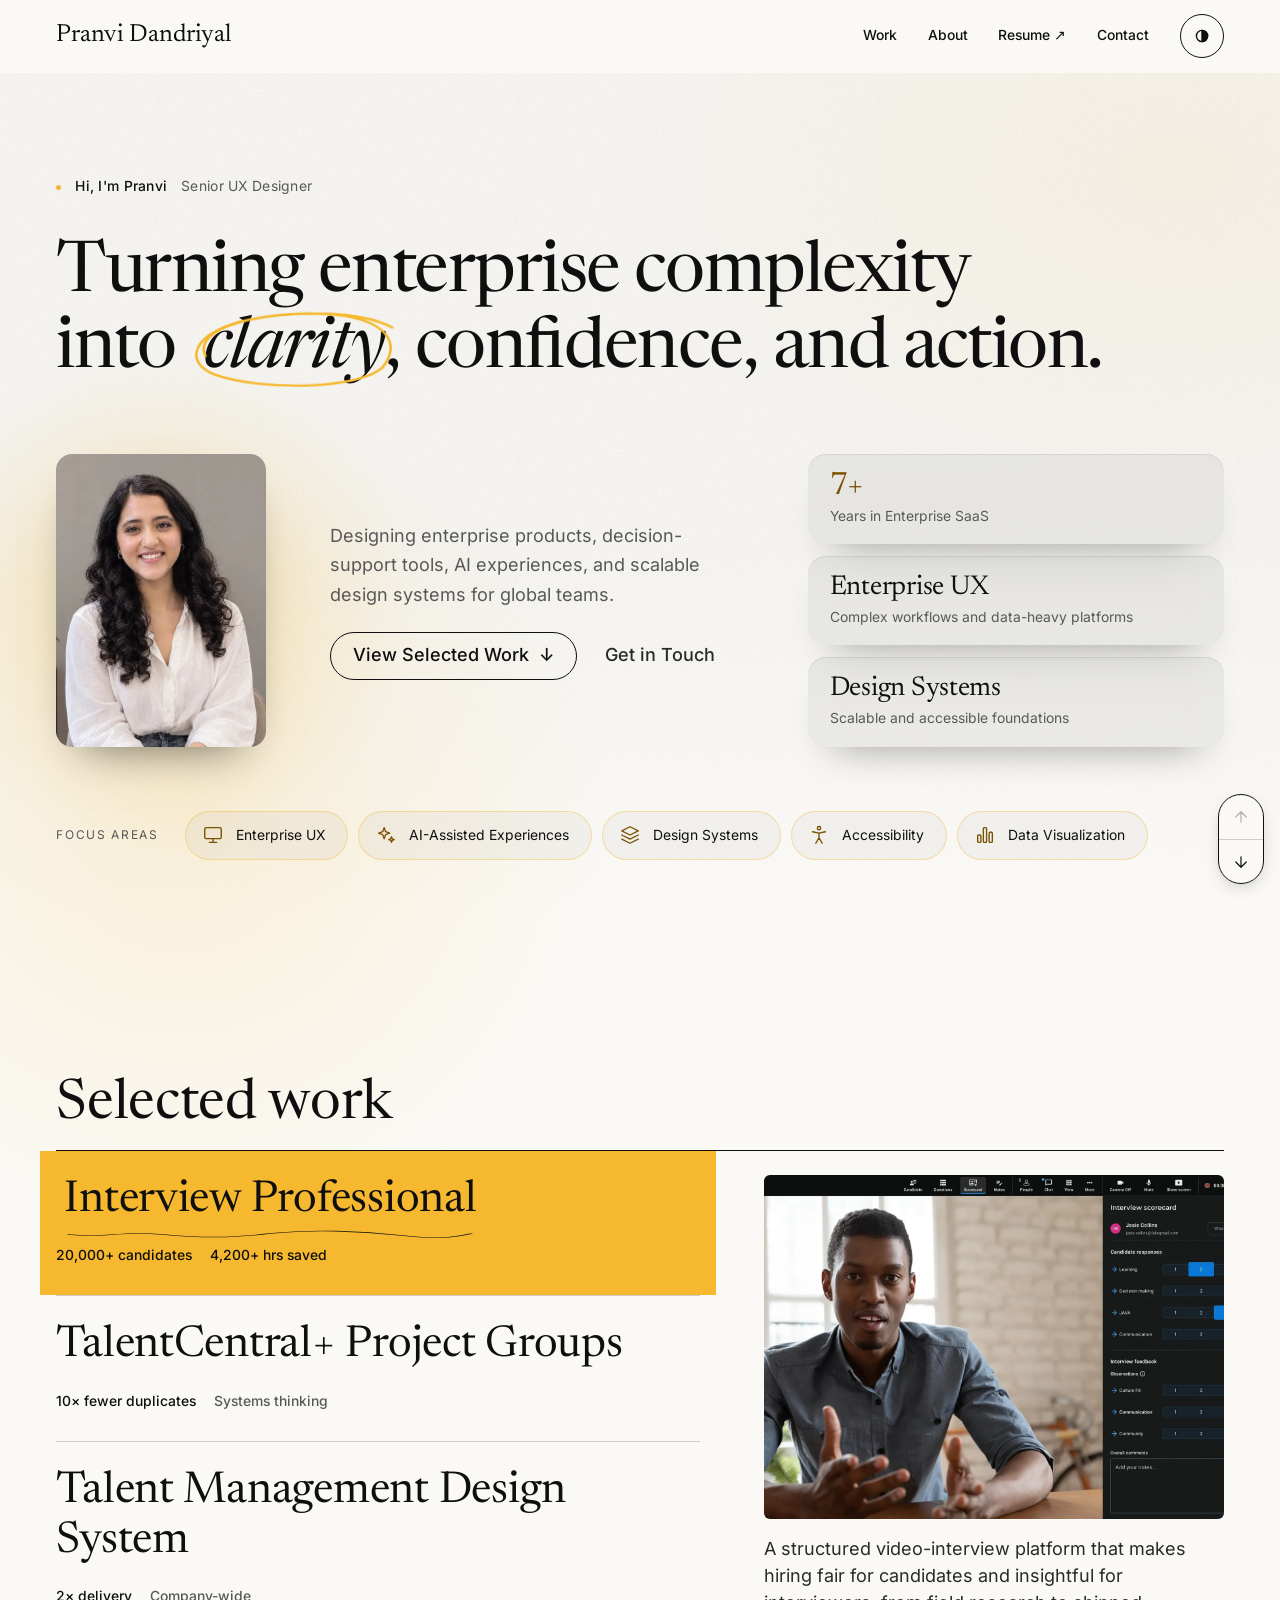
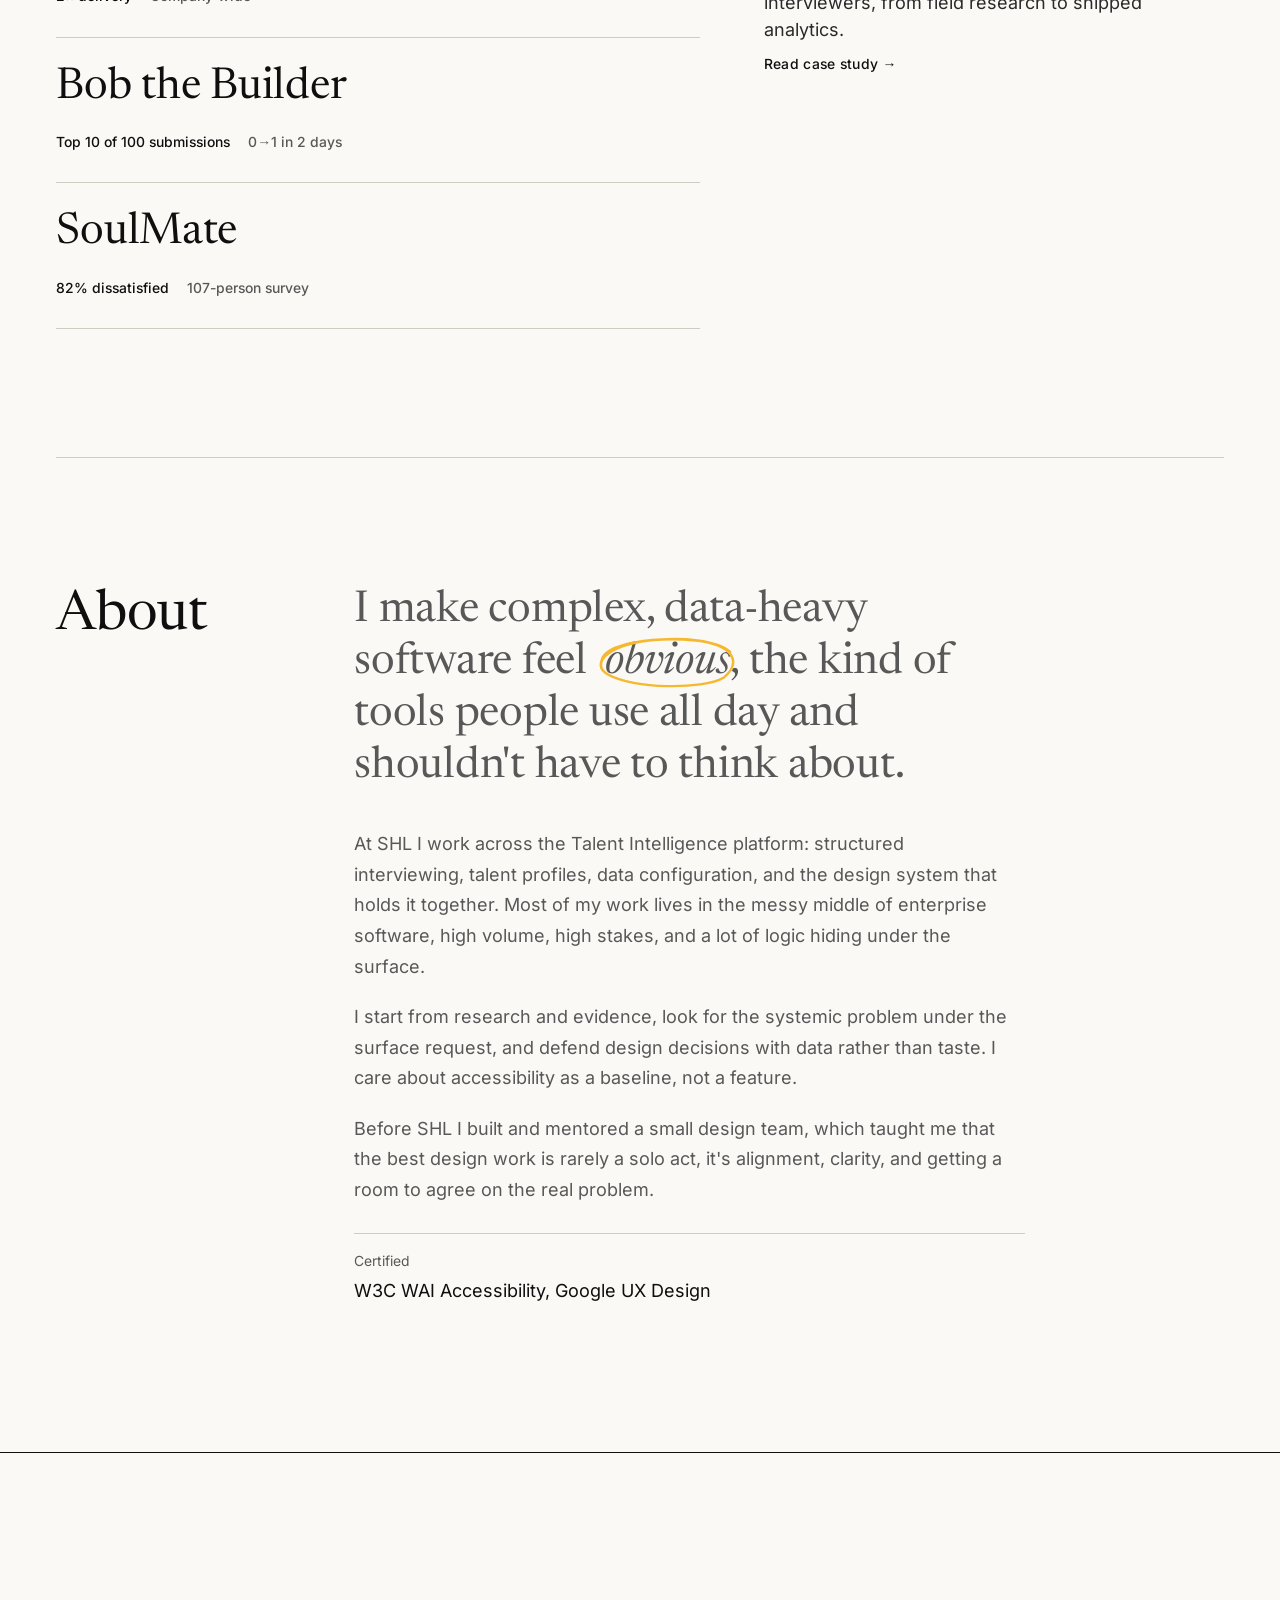
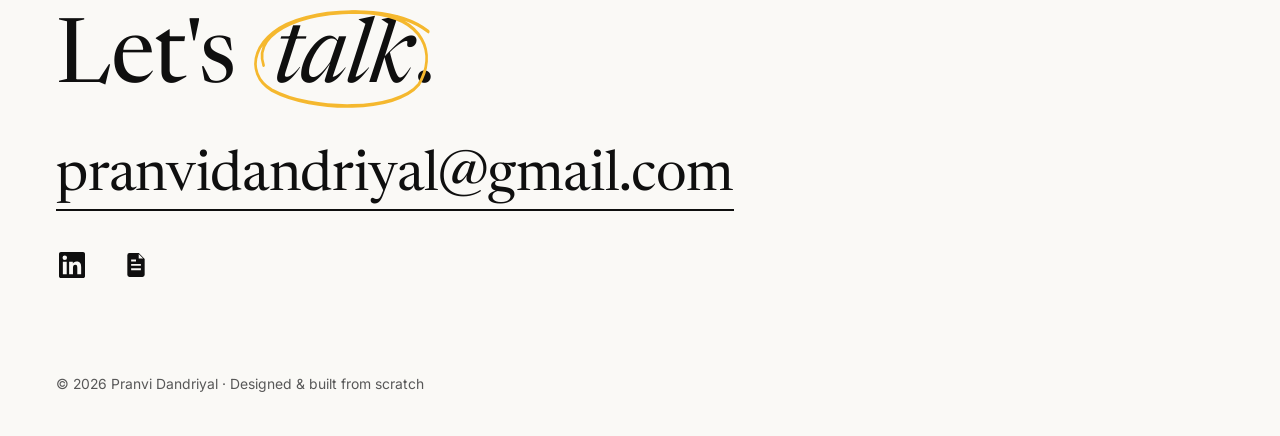
<file: index.html>
<!DOCTYPE html>
<html lang="en">
<head>
<meta charset="UTF-8">
<meta name="viewport" content="width=device-width, initial-scale=1">
<title>Pranvi Dandriyal | Senior UX Designer</title>
<meta name="description" content="Senior UX designer with 7 years in B2B SaaS. I design enterprise software that turns complex data into decisions people trust: dense dashboards, design systems, and AI-assisted tools.">
<link rel="icon" href="data:image/svg+xml,%3Csvg xmlns=%27http://www.w3.org/2000/svg%27 viewBox=%270 0 32 32%27%3E%3Crect width=%2732%27 height=%2732%27 rx=%277%27 fill=%27%230F0F0F%27/%3E%3Ccircle cx=%2716%27 cy=%2716%27 r=%276.5%27 fill=%27%23F5B82E%27/%3E%3C/svg%3E">
<meta name="theme-color" content="#FAF9F6">
<meta property="og:type" content="website">
<meta property="og:title" content="Pranvi Dandriyal | Senior UX Designer">
<meta property="og:description" content="Senior UX designer with 7 years in B2B SaaS. I design enterprise software that turns complex data into decisions people trust: dense dashboards, design systems, and AI-assisted tools.">
<meta property="og:url" content="https://pranvid.github.io/PranviDandriyal/">
<meta property="og:image" content="https://pranvid.github.io/PranviDandriyal/images/og-card.png?v=3">
<meta property="og:image:type" content="image/png">
<meta property="og:image:width" content="1200">
<meta property="og:image:height" content="630">
<meta property="og:image:alt" content="Pranvi Dandriyal, Senior UX Designer: I design enterprise software that turns complex data into decisions people trust.">
<meta name="twitter:image" content="https://pranvid.github.io/PranviDandriyal/images/og-card.png?v=3">
<meta name="twitter:card" content="summary_large_image">
<link rel="preload" href="fonts/newsreader.woff2" as="font" type="font/woff2" crossorigin>
<link rel="preload" href="fonts/newsreader-italic.woff2" as="font" type="font/woff2" crossorigin>
<link rel="preload" href="fonts/inter.woff2" as="font" type="font/woff2" crossorigin>
<script>try{var t=localStorage.getItem('theme');if(t)document.documentElement.setAttribute('data-theme',t)}catch(e){}document.documentElement.classList.add('js')</script>
<link rel="stylesheet" href="styles.css?v=43">
</head>
<body>
<a class="skip" href="#main">Skip to content</a>

<header class="site-head">
  <div class="wrap site-head__in">
    <a class="brand" href="./">Pranvi Dandriyal</a>
    <nav class="nav" aria-label="Primary">
      <a href="./#work" data-nav-hide>Work</a>
      <a href="./#about" data-nav-hide>About</a>
      <a href="pranvidandriyal-resume.pdf">Resume ↗</a>
      <a href="./#contact">Contact</a>
      <button class="tbtn" id="tog" type="button" aria-label="Toggle light and dark theme" aria-pressed="false"><svg viewBox="0 0 16 16" fill="none" stroke="currentColor" stroke-width="1.4" aria-hidden="true"><circle cx="8" cy="8" r="5.6"/><path d="M8 2.4a5.6 5.6 0 0 1 0 11.2z" fill="currentColor"/></svg></button>
    </nav>
  </div>
</header>

<main id="main">

  <!-- HERO -->
  <section class="hv" id="top"><div class="wrap">
    <p class="hv-intro"><i aria-hidden="true"></i><b>Hi, I'm Pranvi</b><span>Senior UX Designer</span></p>
    <h1>Turning enterprise complexity into <span class="hl">clarity</span>, confidence, and action<span class="per">.</span></h1>
    <div class="hv-lower">
      <div class="hv-pt"><div class="win"><img src="images/pranvi-photo.webp" alt="Portrait of Pranvi Dandriyal" width="720" height="955" fetchpriority="high"></div></div>
      <div class="hv-copy">
        <p>Designing enterprise products, decision-support tools, AI experiences, and scalable design systems for global teams.</p>
        <div class="hero__cta"><a class="btn" href="#work">View Selected Work <span aria-hidden="true">↓</span></a><a class="ul" href="#contact">Get in Touch</a></div>
      </div>
      <div class="hv-mets">
        <div class="glass first"><b>7+</b><span>Years in Enterprise SaaS</span></div>
        <div class="glass"><b>Enterprise UX</b><span>Complex workflows and data-heavy platforms</span></div>
        <div class="glass"><b>Design Systems</b><span>Scalable and accessible foundations</span></div>
      </div>
    </div>
    <div class="hv-focus"><p>Focus areas</p><ul class="hv-pills"><li><svg viewBox="0 0 24 24" aria-hidden="true"><rect x="3" y="4" width="18" height="12" rx="1.5"/><path d="M8 20h8M12 16v4"/></svg>Enterprise UX</li><li><svg viewBox="0 0 24 24" aria-hidden="true"><path d="M10 4l1.6 4.4L16 10l-4.4 1.6L10 16l-1.6-4.4L4 10l4.4-1.6zM18 14l.8 2.2L21 17l-2.2.8L18 20l-.8-2.2L15 17l2.2-.8z"/></svg>AI-Assisted Experiences</li><li><svg viewBox="0 0 24 24" aria-hidden="true"><path d="M12 3l9 4.5-9 4.5-9-4.5zM3 12l9 4.5 9-4.5M3 16.5L12 21l9-4.5"/></svg>Design Systems</li><li><svg viewBox="0 0 24 24" aria-hidden="true"><circle cx="12" cy="4.5" r="1.8"/><path d="M5 8.5l7 1.5 7-1.5M12 10v5M12 15l-3.5 6M12 15l3.5 6"/></svg>Accessibility</li><li><svg viewBox="0 0 24 24" aria-hidden="true"><rect x="4" y="12" width="3.5" height="8" rx="1"/><rect x="10.2" y="4" width="3.5" height="16" rx="1"/><rect x="16.5" y="9" width="3.5" height="11" rx="1"/></svg>Data Visualization</li></ul></div>
  </div></section>

  <!-- SELECTED WORK -->
  <section class="work-wrap" id="work">
    <div class="wrap">
      <div class="sec-head" data-reveal>
        <h2>Selected work</h2>
      </div>
      <div class="split-work">
        <ul class="idx">
        <li class="row on">
          <a href="interview-professional.html" aria-label="Read the Interview Professional case study"></a>
          <img class="th" src="images/thumb-interview-professional.webp" alt="" width="240" height="240" loading="lazy">
          <span class="t"><span class="tt">Interview Professional</span></span>
          <p class="sr-only d">A structured video-interview platform that makes hiring fair for candidates and insightful for interviewers, from field research to shipped analytics.</p>
          <span class="m"><span class="mm">20,000+ candidates</span><span>4,200+ hrs saved</span></span>
        </li>
        <li class="row">
          <a href="talentcentral-project-groups.html" aria-label="Read the TalentCentral+ Project Groups case study"></a>
          <img class="th" src="images/thumb-talentcentral-project-groups.webp" alt="" width="240" height="240" loading="lazy">
          <span class="t"><span class="tt">TalentCentral+ Project Groups</span></span>
          <p class="sr-only d">Recruiters kept creating duplicate projects for near-identical hiring drives. I reframed the problem from "more projects" to "reuse" and rebuilt the core workflow around it.</p>
          <span class="m"><span class="mm">10× fewer duplicates</span><span>Systems thinking</span></span>
        </li>
        <li class="row">
          <a href="talent-intelligence-design-system.html" aria-label="Read the Talent Management Design System case study"></a>
          <img class="th" src="images/thumb-talent-intelligence-design-system.webp" alt="" width="240" height="240" loading="lazy">
          <span class="t"><span class="tt">Talent Management Design System</span></span>
          <p class="sr-only d">Five legacy products, each with its own UI, stitched into one hiring workflow. I owned the design system that replaced them: 55 components, built by seven squads, documented to one standard.</p>
          <span class="m"><span class="mm">2× delivery</span><span>Company-wide</span></span>
        </li>
        <li class="row">
          <a href="bob-the-builder.html" aria-label="Read the Bob the Builder case study"></a>
          <img class="th" src="images/thumb-bob-the-builder.webp" alt="" width="240" height="240" loading="lazy">
          <span class="t"><span class="tt">Bob the Builder</span></span>
          <p class="sr-only d">A two-day AI hackathon at SHL. We turned a 4–7 week manual branding process into a conversation with an AI implementation consultant, with live preview and one-click publish.</p>
          <span class="m"><span class="mm">Top 10 of 100 submissions</span><span>0→1 in 2 days</span></span>
        </li>
        <li class="row">
          <a href="soulmate.html" aria-label="Read the SoulMate case study"></a>
          <img class="th" src="images/thumb-soulmate.webp" alt="" width="240" height="240" loading="lazy">
          <span class="t"><span class="tt">SoulMate</span></span>
          <p class="sr-only d">Why don't people who want relationships find them on dating apps? I found the answer wasn't more matches but less choice, and designed a concept that matches people on personality, with an AI proof of concept.</p>
          <span class="m"><span class="mm">82% dissatisfied</span><span>107-person survey</span></span>
        </li>
        </ul>
        <aside class="prev" aria-hidden="true">
          <figure><img class="on" src="images/preview-interview-professional.webp" alt="Interview Professional live interview interface" width="1400" height="1050"><img src="images/preview-talentcentral-project-groups.webp" alt="TalentCentral+ Project Groups workflow" width="1400" height="1050" loading="lazy"><img src="images/preview-talent-intelligence-design-system.webp" alt="Talent Management Design System component library" width="1400" height="1050" loading="lazy"><img src="images/preview-bob-the-builder.webp" alt="Bob the Builder landing screen" width="1400" height="1050" loading="lazy"><img src="images/preview-soulmate.webp" alt="SoulMate: of every 100 matches, about 10 become a chat and about 1 becomes a date" width="1400" height="1050" loading="lazy"></figure>
          <figcaption><p id="pd"></p><span class="more" aria-hidden="true">Read case study →</span></figcaption>
        </aside>
      </div>
    </div>
  </section>

  <!-- ABOUT -->
  <section class="wrap" id="about">
    <div class="about">
      <div class="a1" data-reveal><h2>About</h2></div>
      <div class="a2" data-reveal>
        <p class="about__lead">I make complex, data-heavy software feel <span class="hl">obvious</span>, the kind of tools people use all day and shouldn't have to think about.</p>
        <div class="about__body">
          <p>At SHL I work across the Talent Intelligence platform: structured interviewing, talent profiles, data configuration, and the design system that holds it together. Most of my work lives in the messy middle of enterprise software, high volume, high stakes, and a lot of logic hiding under the surface.</p>
          <p>I start from research and evidence, look for the systemic problem under the surface request, and defend design decisions with data rather than taste. I care about accessibility as a baseline, not a feature.</p>
          <p>Before SHL I built and mentored a small design team, which taught me that the best design work is rarely a solo act, it's alignment, clarity, and getting a room to agree on the real problem.</p>
        </div>
        <div class="about__facts"><dl><dt>Certified</dt><dd>W3C WAI Accessibility, Google UX Design</dd></dl></div>
      </div>
    </div>
  </section>

  <!-- CONTACT -->
  <section class="contact wrap" id="contact">
    <h2 data-reveal>Let's <span class="hl">talk</span>.</h2>
    <a class="contact__mail" href="mailto:pranvidandriyal@gmail.com">pranvidandriyal@gmail.com</a>
    <div class="contact__icons">
      <a href="https://in.linkedin.com/in/pranvidandriyal" target="_blank" rel="noopener" aria-label="LinkedIn" title="LinkedIn"><svg viewBox="0 0 24 24" aria-hidden="true"><path fill="currentColor" d="M20.45 20.45h-3.56v-5.57c0-1.33-.03-3.04-1.85-3.04-1.86 0-2.14 1.45-2.14 2.94v5.67H9.35V9h3.41v1.56h.05c.48-.9 1.64-1.85 3.37-1.85 3.6 0 4.27 2.37 4.27 5.46v6.28ZM5.34 7.43a2.06 2.06 0 1 1 0-4.13 2.06 2.06 0 0 1 0 4.13ZM7.12 20.45H3.56V9h3.56v11.45ZM22.22 0H1.77C.79 0 0 .77 0 1.73v20.54C0 23.23.79 24 1.77 24h20.45c.98 0 1.78-.77 1.78-1.73V1.73C24 .77 23.2 0 22.22 0Z"/></svg></a>
      <a href="pranvidandriyal-resume.pdf" aria-label="Résumé (PDF)" title="Résumé (PDF)"><svg viewBox="0 0 24 24" aria-hidden="true"><path fill="currentColor" fill-rule="evenodd" d="M6 1h8.6L20 6.4V21a2 2 0 0 1-2 2H6a2 2 0 0 1-2-2V3a2 2 0 0 1 2-2Zm8.5 .9V6h4.1ZM7.5 7h4.5v1.8H7.5Zm0 4h9v1.8h-9Zm0 4h9v1.8h-9Z"/></svg></a>
    </div>
  </section>

</main>

<footer>
  <div class="wrap foot-legal">
    <span>© 2026 Pranvi Dandriyal · Designed &amp; built from scratch</span>
  </div>
</footer>

<script src="site.js?v=18" defer></script>
</body>
</html>
</file>
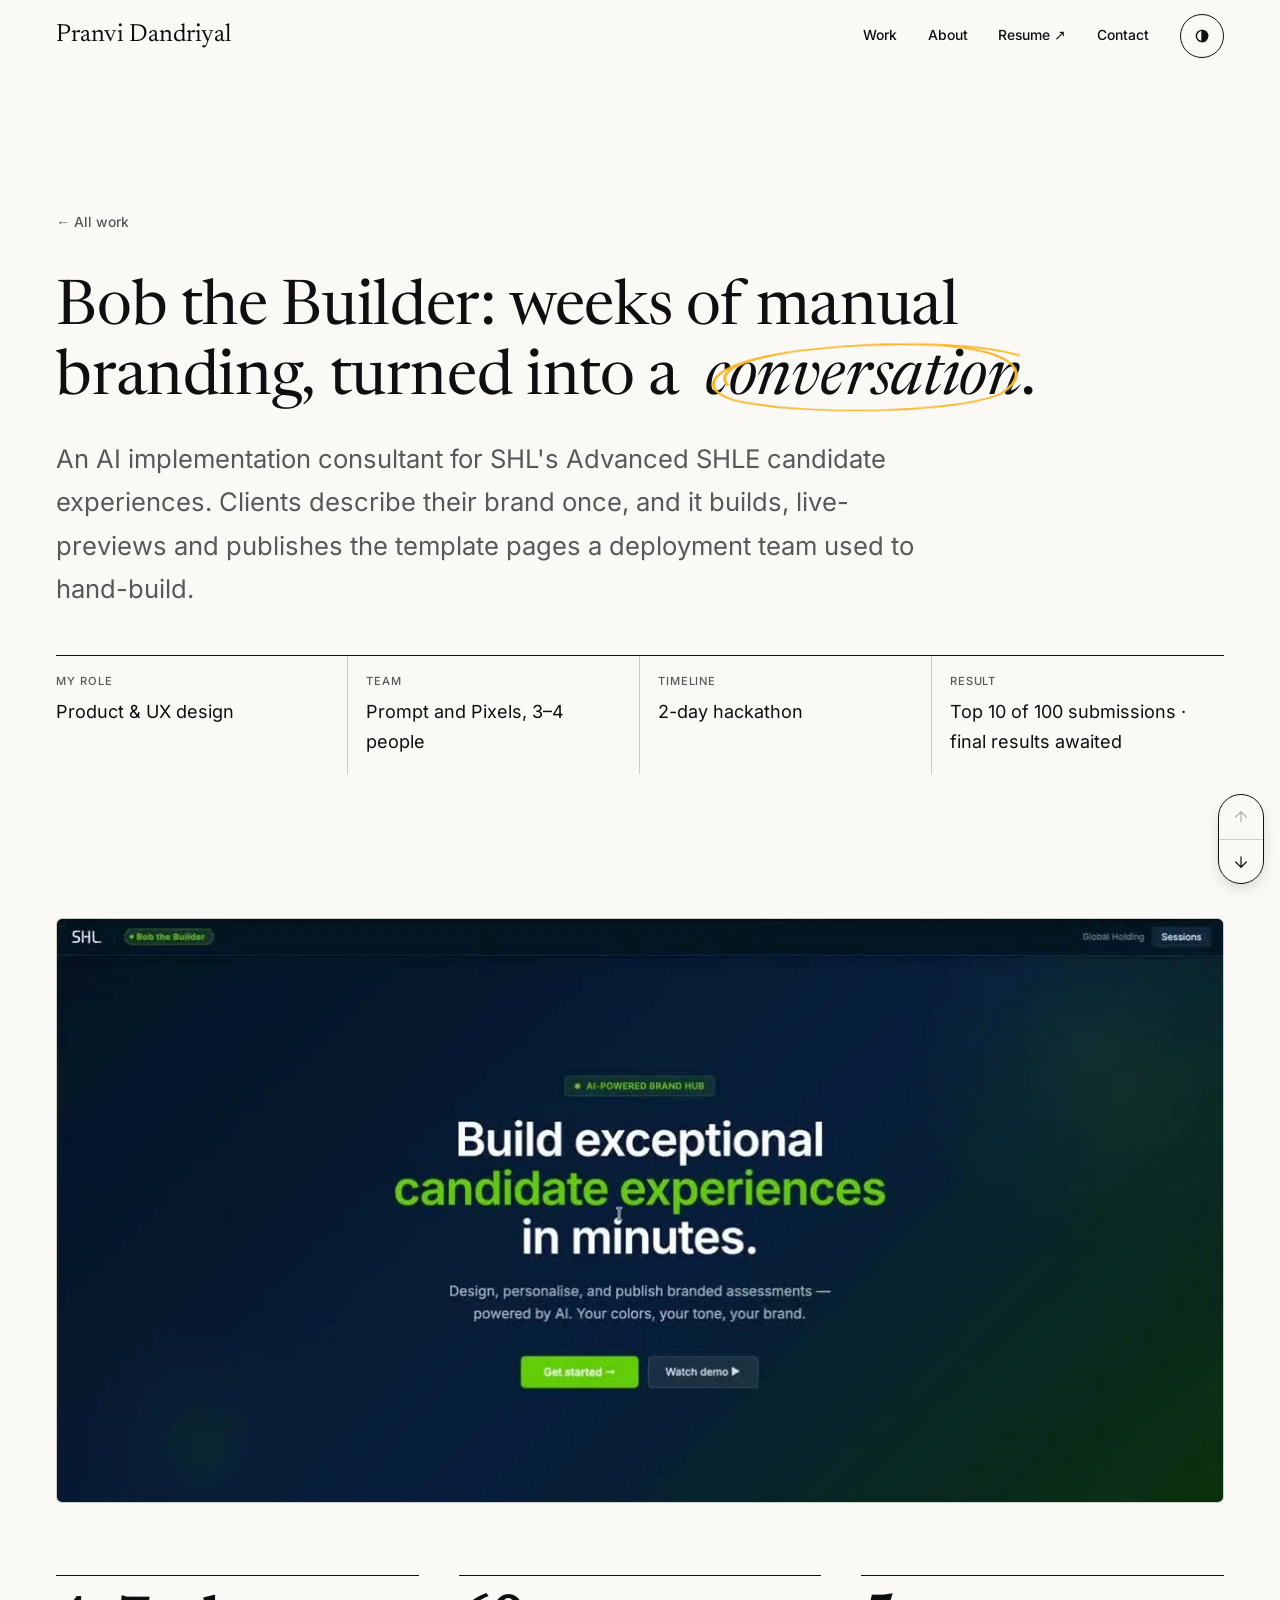
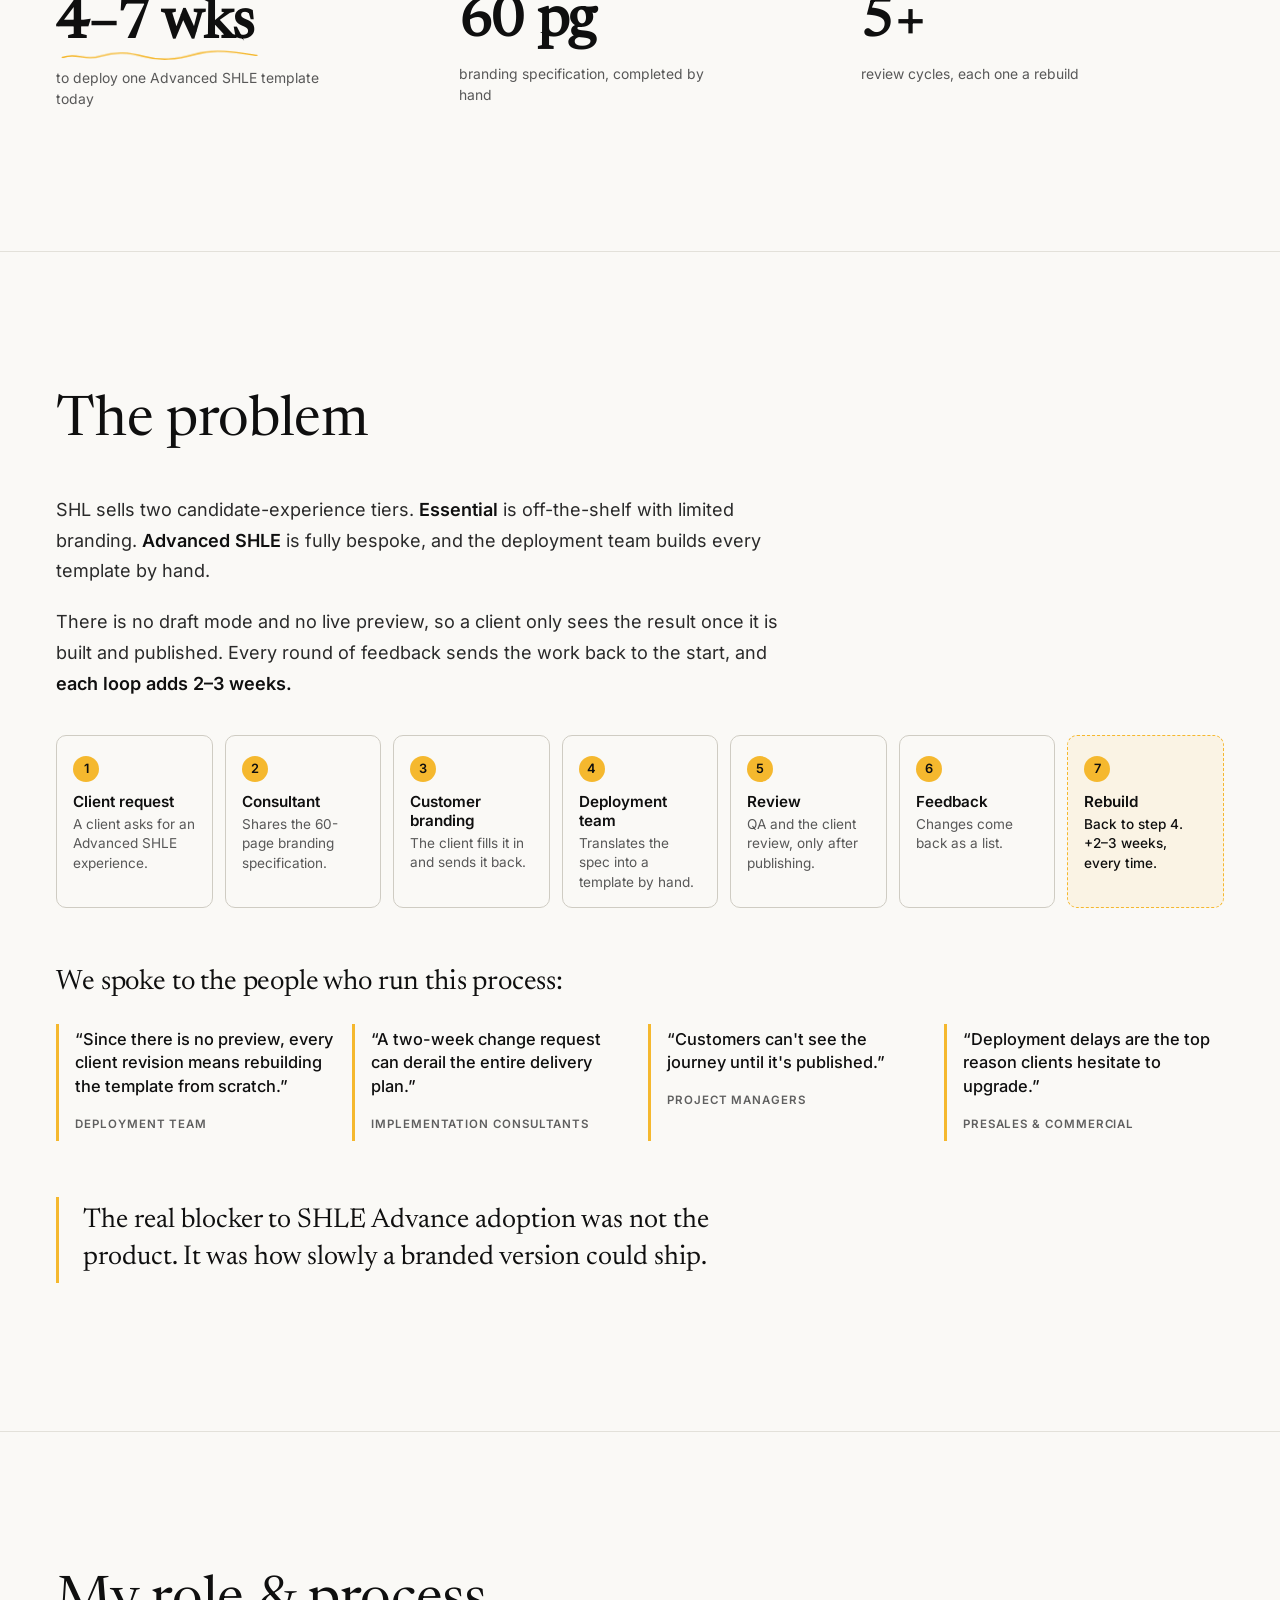
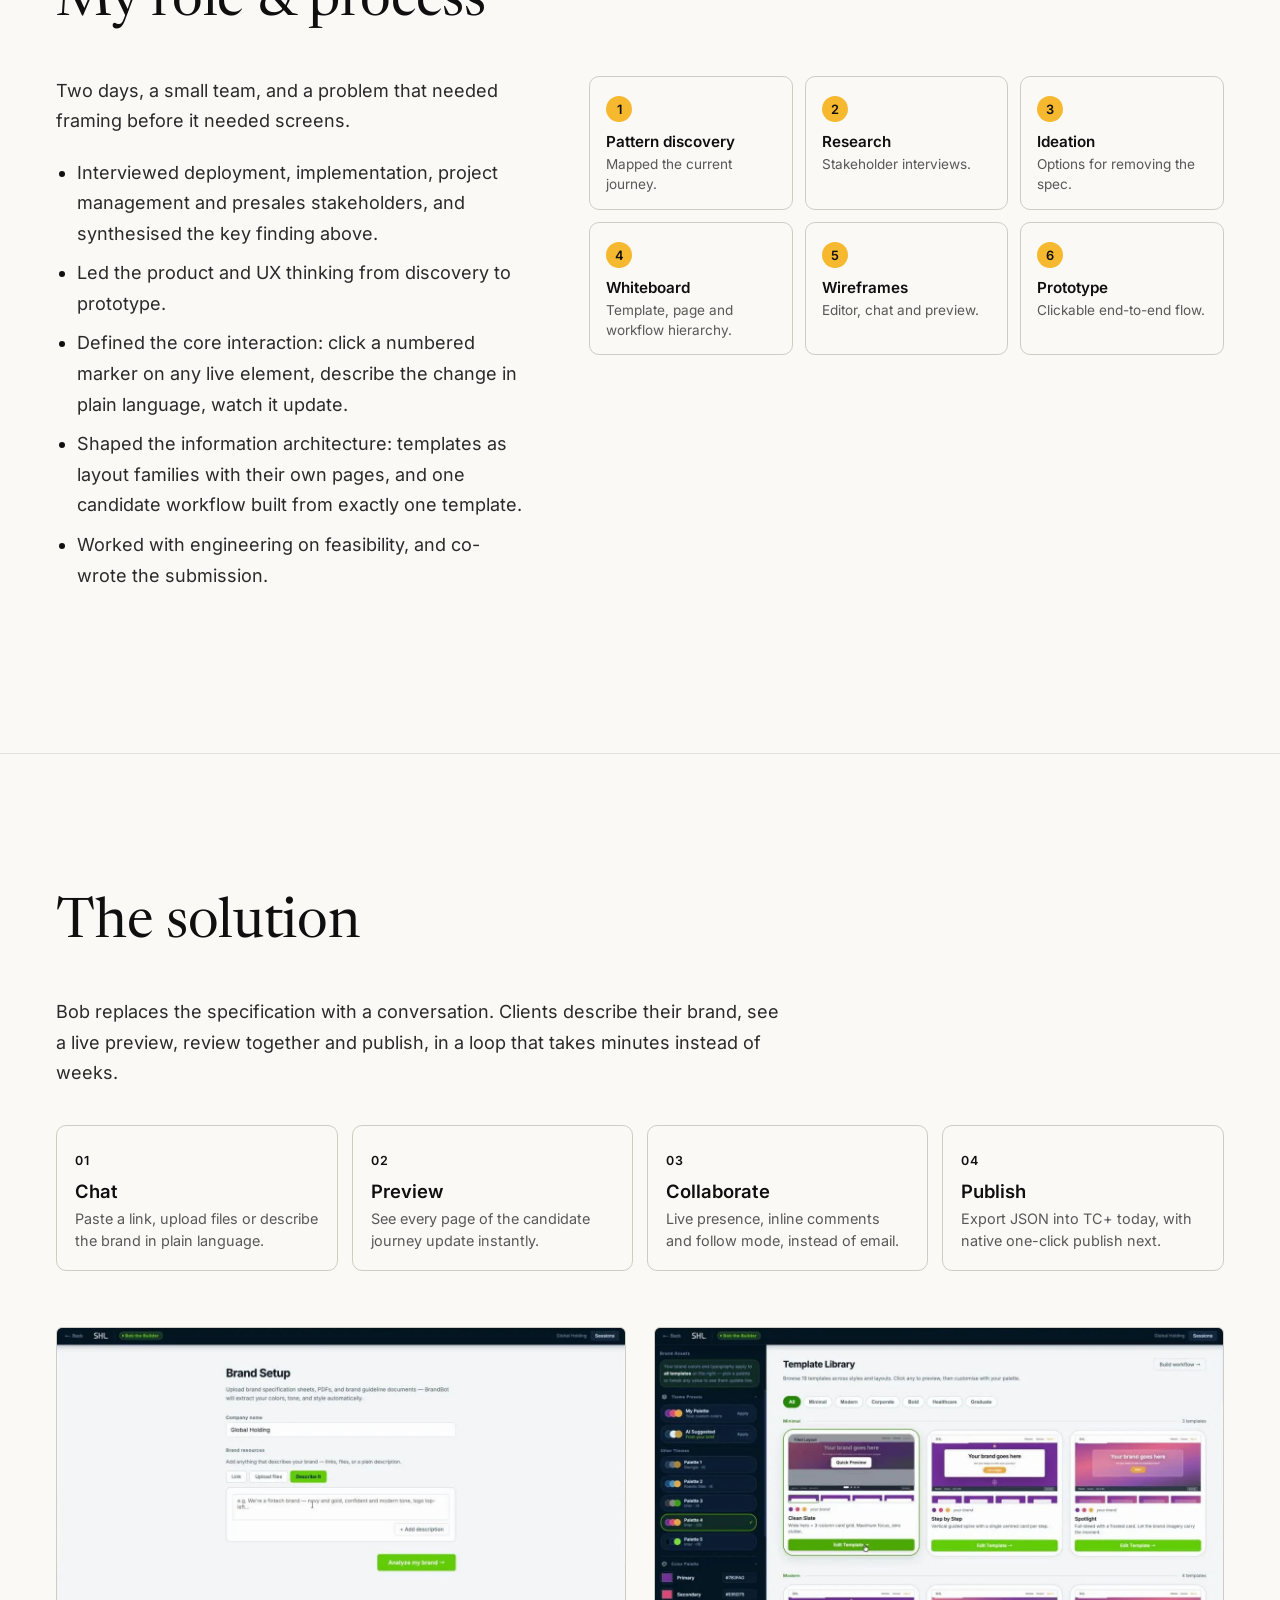
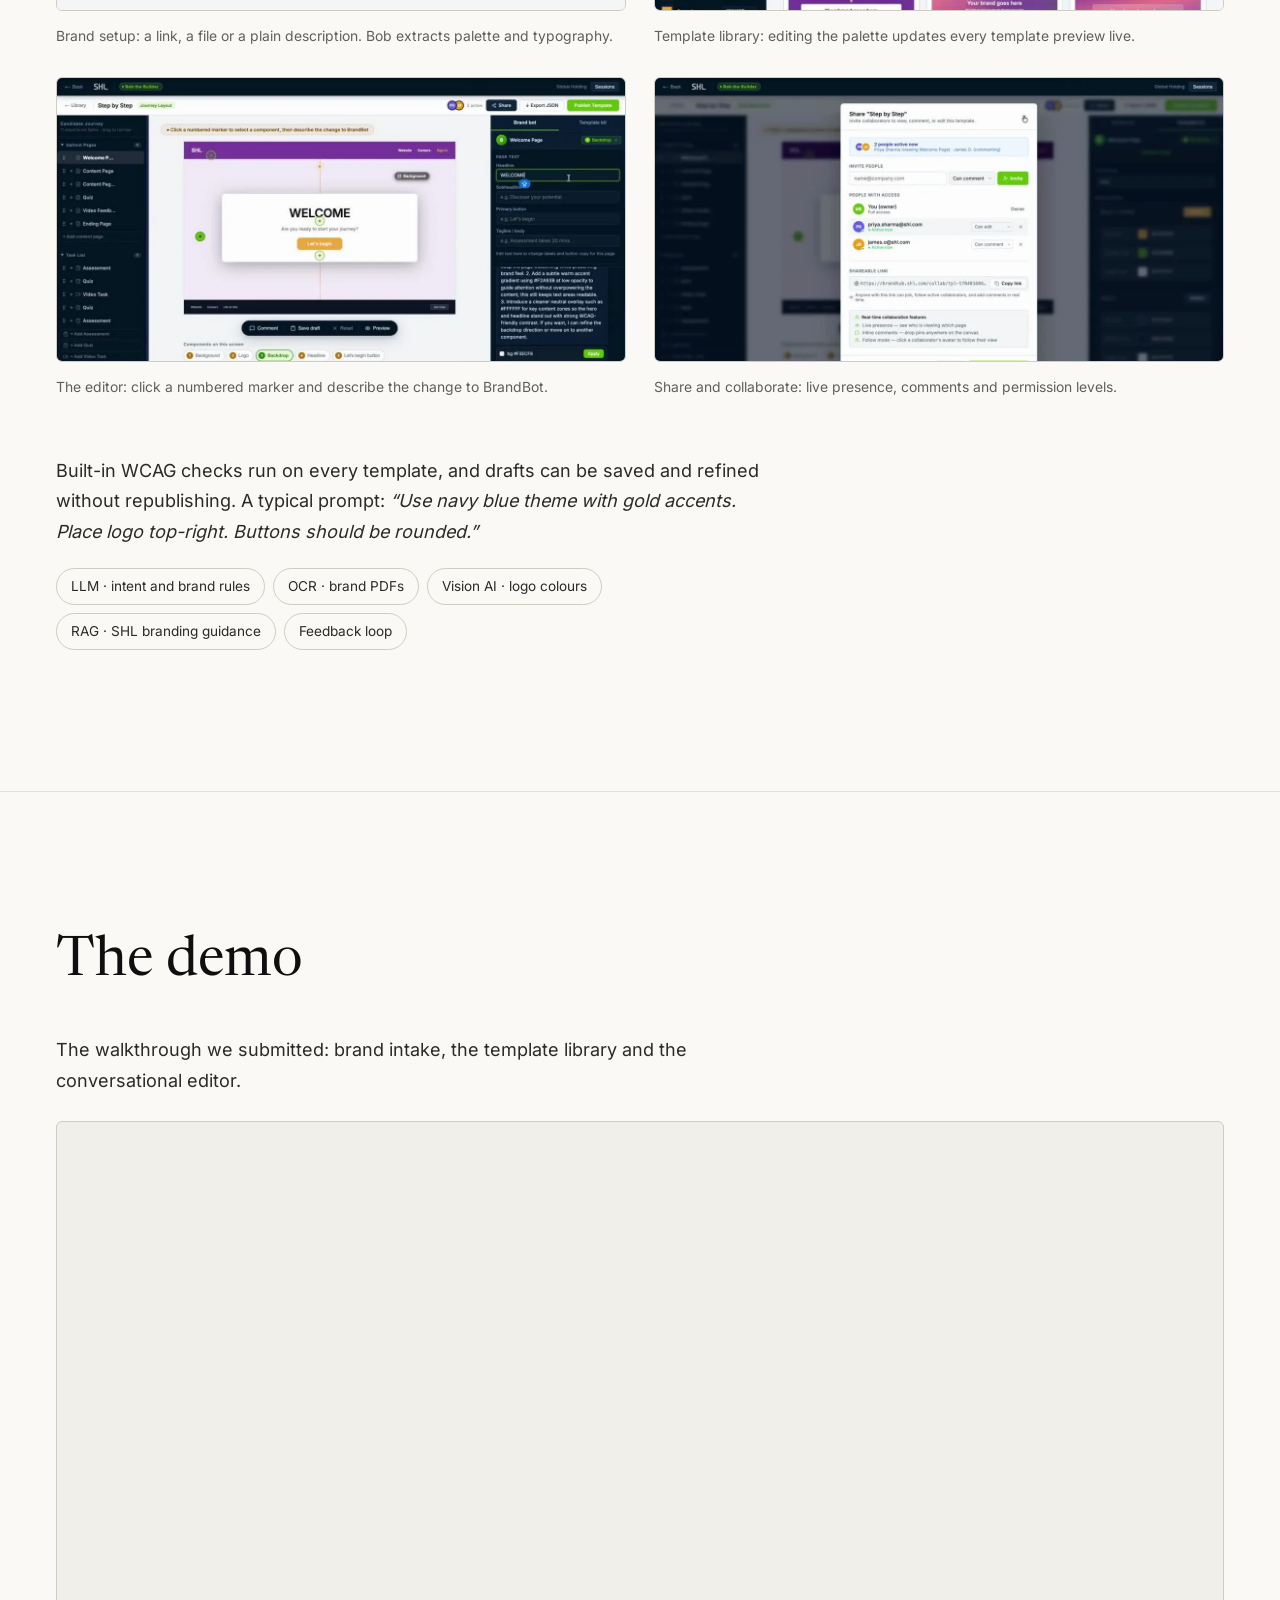
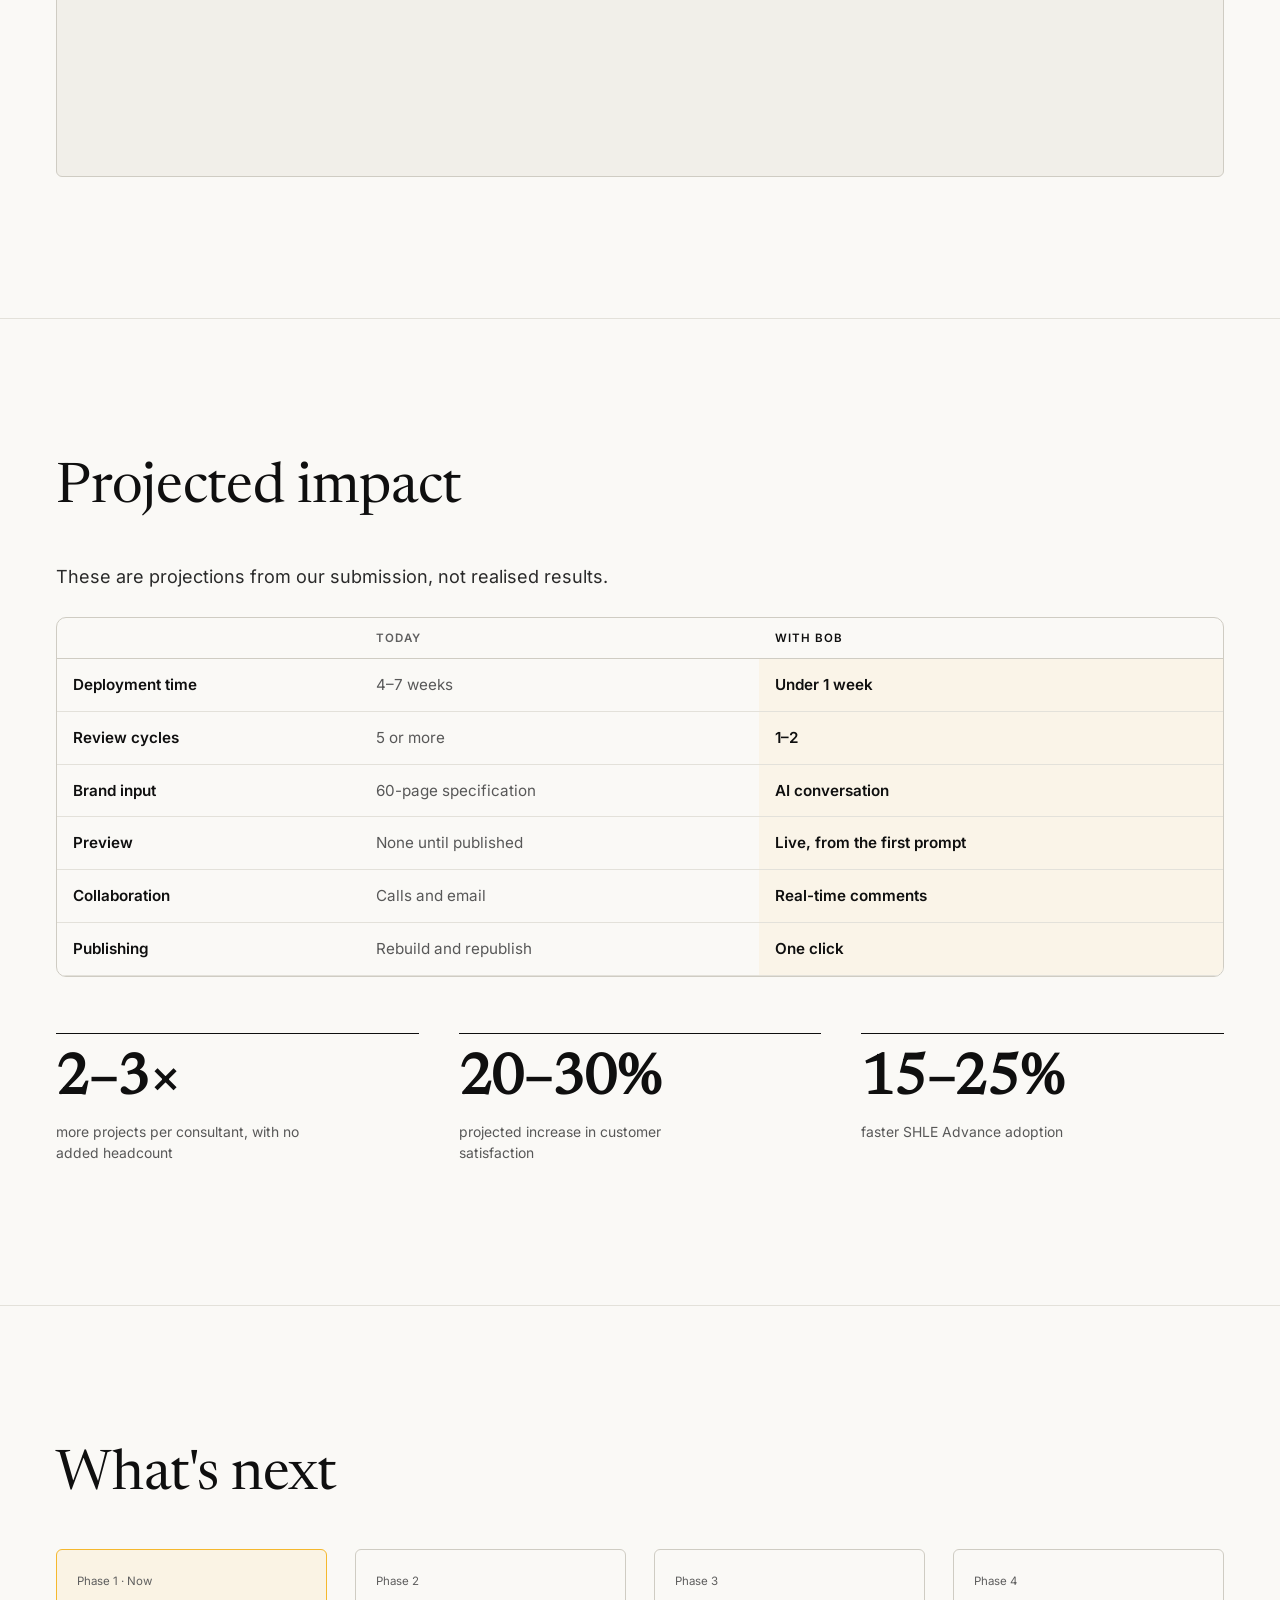
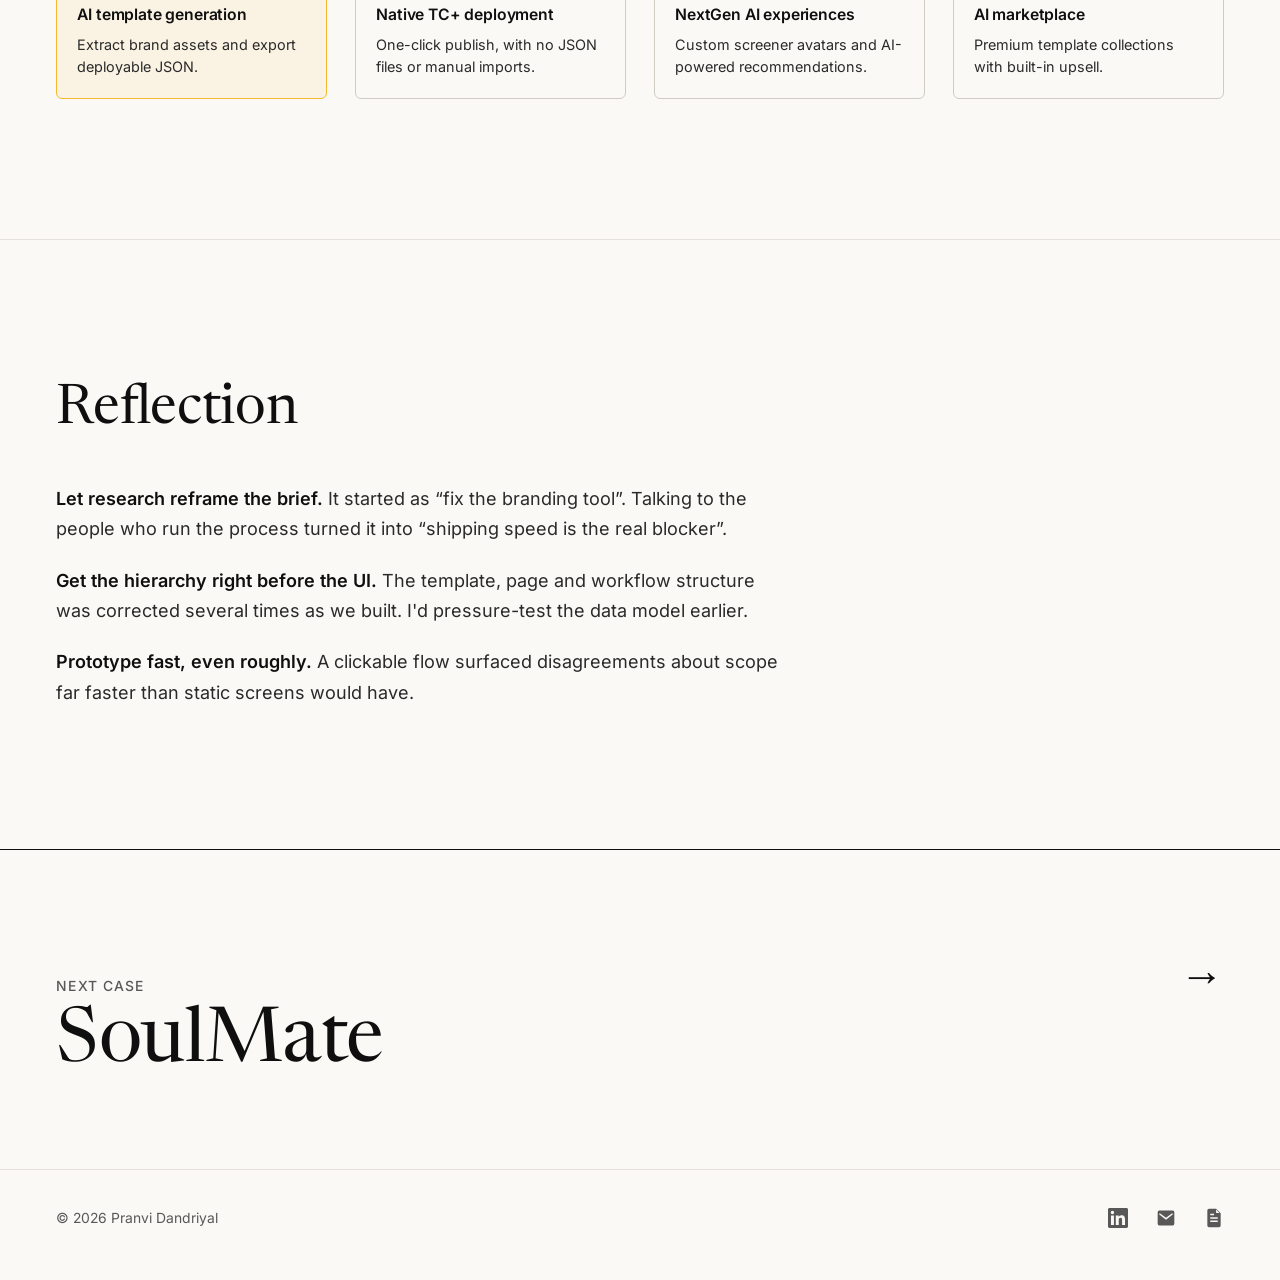
<file: bob-the-builder.html>
<!DOCTYPE html>
<html lang="en">
<head>
<meta charset="UTF-8">
<meta name="viewport" content="width=device-width, initial-scale=1">
<title>Bob the Builder | Pranvi Dandriyal</title>
<meta name="description" content="A two-day AI hackathon at SHL: an AI implementation consultant that turns 4–7 weeks of manual template branding into a conversation. Top 10 of 100 submissions, results awaited.">
<link rel="icon" href="data:image/svg+xml,%3Csvg xmlns=%27http://www.w3.org/2000/svg%27 viewBox=%270 0 32 32%27%3E%3Crect width=%2732%27 height=%2732%27 rx=%277%27 fill=%27%230F0F0F%27/%3E%3Ccircle cx=%2716%27 cy=%2716%27 r=%276.5%27 fill=%27%23F5B82E%27/%3E%3C/svg%3E">
<meta name="theme-color" content="#FAF9F6">
<meta property="og:type" content="article">
<meta property="og:title" content="Bob the Builder | Pranvi Dandriyal">
<meta property="og:description" content="A two-day AI hackathon at SHL: an AI implementation consultant that turns 4–7 weeks of manual template branding into a conversation. Top 10 of 100 submissions, results awaited.">
<meta property="og:url" content="https://pranvid.github.io/PranviDandriyal/bob-the-builder.html">
<meta property="og:image" content="https://pranvid.github.io/PranviDandriyal/images/bob-hero.webp">
<meta name="twitter:card" content="summary_large_image">
<link rel="preload" href="fonts/newsreader.woff2" as="font" type="font/woff2" crossorigin>
<link rel="preload" href="fonts/newsreader-italic.woff2" as="font" type="font/woff2" crossorigin>
<link rel="preload" href="fonts/inter.woff2" as="font" type="font/woff2" crossorigin>
<script>try{var t=localStorage.getItem('theme');if(t)document.documentElement.setAttribute('data-theme',t)}catch(e){}document.documentElement.classList.add('js')</script>
<link rel="stylesheet" href="styles.css?v=43">
<style>
.jr{display:grid;grid-template-columns:repeat(auto-fit,minmax(128px,1fr));gap:12px;counter-reset:j;margin:0;padding:0;list-style:none}
.jr li{min-width:0;counter-increment:j;position:relative;border:1px solid var(--line-2);border-radius:10px;background:var(--paper);padding:16px 16px 14px}
.jr li::before{content:counter(j);display:inline-grid;place-items:center;width:26px;height:26px;border-radius:50%;background:var(--pc);color:var(--pc-text);font:600 .8rem var(--f-display);margin-bottom:10px}
.jr b{display:block;font:600 .95rem var(--f-display);color:var(--ink);margin-bottom:4px}
.jr span{font-size:.85rem;color:var(--muted);line-height:1.45;display:block}
.jr li.loop{background:color-mix(in srgb,var(--pc) 9%,var(--paper));border-style:dashed;border-color:var(--pc)}
.jr li.loop span{color:var(--pc-ink);font-weight:500}
.jr--3{grid-template-columns:repeat(3,minmax(0,1fr))}@media(max-width:560px){.jr--3{grid-template-columns:repeat(2,minmax(0,1fr))}}
.qgrid{display:grid;grid-template-columns:repeat(auto-fit,minmax(min(100%,230px),1fr));gap:16px}
.q{border-left:3px solid var(--pc);padding:4px 0 4px 16px}
.q p{margin:0 0 8px;font:500 1.02rem/1.45 var(--f-display);color:var(--ink)}
.q small{font:600 .72rem var(--f-sans);letter-spacing:.08em;text-transform:uppercase;color:var(--faint)}
.cmp{width:100%;border-collapse:collapse;font-size:.95rem}
.cmp th,.cmp td{text-align:left;padding:13px 16px;border-bottom:1px solid var(--line)}
.cmp thead th{font:600 .72rem var(--f-sans);letter-spacing:.08em;text-transform:uppercase;color:var(--faint);border-bottom:1px solid var(--line-2)}
.cmp thead th:last-child{color:var(--pc-ink)}
.cmp tbody th{font-weight:600;color:var(--ink);width:26%}
.cmp td{color:var(--muted)}
.cmp td:last-child{color:var(--ink);font-weight:600;background:color-mix(in srgb,var(--pc) 7%,var(--paper))}
.cmpwrap{border:1px solid var(--line-2);border-radius:10px;overflow:hidden;box-shadow: none;background:var(--paper)}
.loopfig{display:grid;grid-template-columns:repeat(auto-fit,minmax(170px,1fr));gap:14px}
.loopfig div{border:1px solid var(--line-2);border-radius:10px;padding:18px;background:var(--paper)}
.loopfig i{font:600 .78rem var(--f-display);font-style:normal;color:var(--pc-ink);letter-spacing:.08em}
.loopfig h4{margin:6px 0 6px;font:600 1.15rem var(--f-display);color:var(--ink)}
.loopfig p{margin:0;font-size:.9rem;color:var(--muted);line-height:1.5}
.chips{display:flex;flex-wrap:wrap;gap:8px;margin-top:18px}
.chips span{border:1px solid var(--line-2);border-radius:99px;padding:6px 14px;font-size:.85rem;color:var(--body);background:var(--paper)}
.phase.now{background:color-mix(in srgb,var(--pc) 9%,var(--paper));border-color:var(--pc)}
</style>
</head>
<body data-case="bob">
<a class="skip" href="#context">Skip to case study</a>

<header class="site-head">
  <div class="wrap site-head__in">
    <a class="brand" href="./">Pranvi Dandriyal</a>
    <nav class="nav" aria-label="Primary">
      <a href="./#work" data-nav-hide>Work</a>
      <a href="./#about" data-nav-hide>About</a>
      <a href="pranvidandriyal-resume.pdf">Resume ↗</a>
      <a href="./#contact">Contact</a>
      <button class="tbtn" id="tog" type="button" aria-label="Toggle light and dark theme" aria-pressed="false"><svg viewBox="0 0 16 16" fill="none" stroke="currentColor" stroke-width="1.4" aria-hidden="true"><circle cx="8" cy="8" r="5.6"/><path d="M8 2.4a5.6 5.6 0 0 1 0 11.2z" fill="currentColor"/></svg></button>
    </nav>
  </div>
</header>

<main>
  <section class="case-head wrap">
    <a class="back" href="./#work">← All work</a>
    <h1>Bob the Builder: weeks of manual branding, turned into a <span class="hl">conversation</span>.</h1>
    <p class="case-head__sub">An AI implementation consultant for SHL's Advanced SHLE candidate experiences. Clients describe their brand once, and it builds, live-previews and publishes the template pages a deployment team used to hand-build.</p>
    <dl class="spec">
      <div><dt>My role</dt><dd>Product &amp; UX design</dd></div>
      <div><dt>Team</dt><dd>Prompt and Pixels, 3–4 people</dd></div>
      <div><dt>Timeline</dt><dd>2-day hackathon</dd></div>
      <div><dt>Result</dt><dd>Top 10 of 100 submissions · final results awaited</dd></div>
    </dl>
  </section>
  <div class="wrap case-hero-img"><div class="frame" style="aspect-ratio:auto"><img src="images/bob-hero.webp" alt="Bob the Builder landing screen" width="1172" height="586" fetchpriority="high" decoding="async"></div></div>
  <section class="section" style="padding-top:0"><div class="wrap"><div class="stats"><div class="stat"><div class="stat__num"><b class="mm">4–7 wks</b></div><p class="stat__label">to deploy one Advanced SHLE template today</p></div><div class="stat"><div class="stat__num"><b>60 pg</b></div><p class="stat__label">branding specification, completed by hand</p></div><div class="stat"><div class="stat__num"><b>5+</b></div><p class="stat__label">review cycles, each one a rebuild</p></div></div></div></section>
  <hr class="rule">
<section class="section"><div class="wrap"><div class="section-label"><h2>The problem</h2></div><div class="prose" style="max-width:66ch;margin-bottom:clamp(24px,4vw,36px)"><p>SHL sells two candidate-experience tiers. <strong>Essential</strong> is off-the-shelf with limited branding. <strong>Advanced SHLE</strong> is fully bespoke, and the deployment team builds every template by hand.</p><p>There is no draft mode and no live preview, so a client only sees the result once it is built and published. Every round of feedback sends the work back to the start, and <strong>each loop adds 2–3 weeks.</strong></p></div><ol class="jr" style="margin-bottom:clamp(32px,5vw,56px)"><li class=""><b>Client request</b><span>A client asks for an Advanced SHLE experience.</span></li><li class=""><b>Consultant</b><span>Shares the 60-page branding specification.</span></li><li class=""><b>Customer branding</b><span>The client fills it in and sends it back.</span></li><li class=""><b>Deployment team</b><span>Translates the spec into a template by hand.</span></li><li class=""><b>Review</b><span>QA and the client review, only after publishing.</span></li><li class=""><b>Feedback</b><span>Changes come back as a list.</span></li><li class="loop"><b>Rebuild</b><span>Back to step 4. +2–3 weeks, every time.</span></li></ol><p class="lead-in" style="max-width:none;margin-bottom:22px">We spoke to the people who run this process:</p><div class="qgrid" style="margin-bottom:clamp(32px,5vw,56px)"><div class="q"><p>“Since there is no preview, every client revision means rebuilding the template from scratch.”</p><small>Deployment team</small></div><div class="q"><p>“A two-week change request can derail the entire delivery plan.”</p><small>Implementation consultants</small></div><div class="q"><p>“Customers can't see the journey until it's published.”</p><small>Project managers</small></div><div class="q"><p>“Deployment delays are the top reason clients hesitate to upgrade.”</p><small>Presales &amp; commercial</small></div></div><div class="callout" style="max-width:66ch"><p>The real blocker to SHLE Advance adoption was not the product. It was how slowly a branded version could ship.</p></div></div></section>
<hr class="rule">
<section class="section"><div class="wrap"><div class="section-label"><h2>My role & process</h2></div><div class="split"><div class="prose"><p>Two days, a small team, and a problem that needed framing before it needed screens.</p><ul>
<li>Interviewed deployment, implementation, project management and presales stakeholders, and synthesised the key finding above.</li>
<li>Led the product and UX thinking from discovery to prototype.</li>
<li>Defined the core interaction: click a numbered marker on any live element, describe the change in plain language, watch it update.</li>
<li>Shaped the information architecture: templates as layout families with their own pages, and one candidate workflow built from exactly one template.</li>
<li>Worked with engineering on feasibility, and co-wrote the submission.</li></ul></div>
<div><ol class="jr jr--3"><li class=""><b>Pattern discovery</b><span>Mapped the current journey.</span></li><li class=""><b>Research</b><span>Stakeholder interviews.</span></li><li class=""><b>Ideation</b><span>Options for removing the spec.</span></li><li class=""><b>Whiteboard</b><span>Template, page and workflow hierarchy.</span></li><li class=""><b>Wireframes</b><span>Editor, chat and preview.</span></li><li class=""><b>Prototype</b><span>Clickable end-to-end flow.</span></li></ol></div></div></div></section>
<hr class="rule">
<section class="section"><div class="wrap"><div class="section-label"><h2>The solution</h2></div><div class="prose" style="max-width:66ch;margin-bottom:clamp(24px,4vw,36px)"><p>Bob replaces the specification with a conversation. Clients describe their brand, see a live preview, review together and publish, in a loop that takes minutes instead of weeks.</p></div><div class="loopfig" style="margin-bottom:clamp(32px,5vw,56px)"><div><i>01</i><h4>Chat</h4><p>Paste a link, upload files or describe the brand in plain language.</p></div><div><i>02</i><h4>Preview</h4><p>See every page of the candidate journey update instantly.</p></div><div><i>03</i><h4>Collaborate</h4><p>Live presence, inline comments and follow mode, instead of email.</p></div><div><i>04</i><h4>Publish</h4><p>Export JSON into TC+ today, with native one-click publish next.</p></div></div><div class="gallery" style="grid-template-columns:repeat(auto-fit,minmax(min(100%,440px),1fr));margin-bottom:clamp(32px,5vw,56px)"><div><div class="frame" style="aspect-ratio:1172/586"><img src="images/bob-brand.webp" alt="Brand setup screen" width="1172" height="586" loading="lazy" decoding="async"></div><p class="figcap">Brand setup: a link, a file or a plain description. Bob extracts palette and typography.</p></div><div><div class="frame" style="aspect-ratio:1172/586"><img src="images/bob-templates.webp" alt="Template library" width="1172" height="586" loading="lazy" decoding="async"></div><p class="figcap">Template library: editing the palette updates every template preview live.</p></div><div><div class="frame" style="aspect-ratio:1172/586"><img src="images/bob-editor.webp" alt="Template editor with numbered markers" width="1172" height="586" loading="lazy" decoding="async"></div><p class="figcap">The editor: click a numbered marker and describe the change to BrandBot.</p></div><div><div class="frame" style="aspect-ratio:1172/586"><img src="images/bob-collab.webp" alt="Real-time collaboration and sharing" width="1172" height="586" loading="lazy" decoding="async"></div><p class="figcap">Share and collaborate: live presence, comments and permission levels.</p></div></div><div class="prose" style="max-width:66ch;margin-bottom:0"><p>Built-in WCAG checks run on every template, and drafts can be saved and refined without republishing. A typical prompt: <em>“Use navy blue theme with gold accents. Place logo top-right. Buttons should be rounded.”</em></p><div class="chips"><span>LLM · intent and brand rules</span><span>OCR · brand PDFs</span><span>Vision AI · logo colours</span><span>RAG · SHL branding guidance</span><span>Feedback loop</span></div></div></div></section>
<hr class="rule">
<section class="section"><div class="wrap"><div class="section-label"><h2>The demo</h2></div><div class="prose" style="max-width:66ch;margin-bottom:24px"><p>The walkthrough we submitted: brand intake, the template library and the conversational editor.</p></div><div class="frame" style="aspect-ratio:16/9"><iframe src="https://www.youtube-nocookie.com/embed/i6QxrNtFiUU" title="Bob the Builder demo walkthrough" loading="lazy" style="width:100%;height:100%;border:0;display:block" allow="accelerometer; clipboard-write; encrypted-media; gyroscope; picture-in-picture; fullscreen" allowfullscreen></iframe></div></div></section>
<hr class="rule">
<section class="section"><div class="wrap"><div class="section-label"><h2>Projected impact</h2></div><div class="prose" style="max-width:66ch;margin-bottom:24px"><p>These are projections from our submission, not realised results.</p></div><div class="cmpwrap" style="margin-bottom:clamp(32px,5vw,56px)"><table class="cmp"><thead><tr><th></th><th>Today</th><th>With Bob</th></tr></thead><tbody><tr><th>Deployment time</th><td>4–7 weeks</td><td>Under 1 week</td></tr><tr><th>Review cycles</th><td>5 or more</td><td>1–2</td></tr><tr><th>Brand input</th><td>60-page specification</td><td>AI conversation</td></tr><tr><th>Preview</th><td>None until published</td><td>Live, from the first prompt</td></tr><tr><th>Collaboration</th><td>Calls and email</td><td>Real-time comments</td></tr><tr><th>Publishing</th><td>Rebuild and republish</td><td>One click</td></tr></tbody></table></div><div class="stats"><div class="stat"><div class="stat__num"><b>2–3×</b></div><p class="stat__label">more projects per consultant, with no added headcount</p></div><div class="stat"><div class="stat__num"><b>20–30%</b></div><p class="stat__label">projected increase in customer satisfaction</p></div><div class="stat"><div class="stat__num"><b>15–25%</b></div><p class="stat__label">faster SHLE Advance adoption</p></div></div></div></section>
<hr class="rule">
<section class="section"><div class="wrap"><div class="section-label"><h2>What's next</h2></div><div class="gallery" style="grid-template-columns:repeat(auto-fit,minmax(min(100%,240px),1fr))"><div class="viz phase now"><p class="viz__sub" style="margin-bottom:10px">Phase 1 · Now</p><h5>AI template generation</h5><p style="font-size:.9rem;line-height:1.5;margin:6px 0 0">Extract brand assets and export deployable JSON.</p></div><div class="viz phase"><p class="viz__sub" style="margin-bottom:10px">Phase 2</p><h5>Native TC+ deployment</h5><p style="font-size:.9rem;line-height:1.5;margin:6px 0 0">One-click publish, with no JSON files or manual imports.</p></div><div class="viz phase"><p class="viz__sub" style="margin-bottom:10px">Phase 3</p><h5>NextGen AI experiences</h5><p style="font-size:.9rem;line-height:1.5;margin:6px 0 0">Custom screener avatars and AI-powered recommendations.</p></div><div class="viz phase"><p class="viz__sub" style="margin-bottom:10px">Phase 4</p><h5>AI marketplace</h5><p style="font-size:.9rem;line-height:1.5;margin:6px 0 0">Premium template collections with built-in upsell.</p></div></div></div></section>
<hr class="rule">
<section class="section"><div class="wrap"><div class="section-label"><h2>Reflection</h2></div><div class="prose" style="max-width:66ch">
<p><strong>Let research reframe the brief.</strong> It started as “fix the branding tool”. Talking to the people who run the process turned it into “shipping speed is the real blocker”.</p>
<p><strong>Get the hierarchy right before the UI.</strong> The template, page and workflow structure was corrected several times as we built. I'd pressure-test the data model earlier.</p>
<p><strong>Prototype fast, even roughly.</strong> A clickable flow surfaced disagreements about scope far faster than static screens would have.</p></div></div></section>

  <nav class="next-case"><div class="wrap"><a href="soulmate.html"><div><p class="eyebrow">Next case</p><h2>SoulMate</h2></div><span class="arrow">→</span></a></div></nav>
</main>

<footer>
  <hr class="rule">
  <div class="wrap foot-legal">
    <span>© 2026 Pranvi Dandriyal</span>
    <nav class="foot-icons" aria-label="Elsewhere">
      <a href="https://in.linkedin.com/in/pranvidandriyal" target="_blank" rel="noopener" aria-label="LinkedIn" title="LinkedIn"><svg viewBox="0 0 24 24" aria-hidden="true"><path fill="currentColor" d="M20.45 20.45h-3.56v-5.57c0-1.33-.03-3.04-1.85-3.04-1.86 0-2.14 1.45-2.14 2.94v5.67H9.35V9h3.41v1.56h.05c.48-.9 1.64-1.85 3.37-1.85 3.6 0 4.27 2.37 4.27 5.46v6.28ZM5.34 7.43a2.06 2.06 0 1 1 0-4.13 2.06 2.06 0 0 1 0 4.13ZM7.12 20.45H3.56V9h3.56v11.45ZM22.22 0H1.77C.79 0 0 .77 0 1.73v20.54C0 23.23.79 24 1.77 24h20.45c.98 0 1.78-.77 1.78-1.73V1.73C24 .77 23.2 0 22.22 0Z"/></svg></a>
      <a href="mailto:pranvidandriyal@gmail.com" aria-label="Email" title="Email"><svg viewBox="0 0 24 24" aria-hidden="true"><path fill="currentColor" fill-rule="evenodd" d="M4 3h16a2 2 0 0 1 2 2v14a2 2 0 0 1-2 2H4a2 2 0 0 1-2-2V5a2 2 0 0 1 2-2Zm.6 3.2L12 11.8l7.4-5.6 1 1.4L12 14.2 3.6 7.6Z"/></svg></a>
      <a href="pranvidandriyal-resume.pdf" aria-label="Résumé (PDF)" title="Résumé (PDF)"><svg viewBox="0 0 24 24" aria-hidden="true"><path fill="currentColor" fill-rule="evenodd" d="M6 1h8.6L20 6.4V21a2 2 0 0 1-2 2H6a2 2 0 0 1-2-2V3a2 2 0 0 1 2-2Zm8.5 .9V6h4.1ZM7.5 7h4.5v1.8H7.5Zm0 4h9v1.8h-9Zm0 4h9v1.8h-9Z"/></svg></a>
    </nav>
  </div>
</footer>

<script>
  const els = document.querySelectorAll('.stat, .split, .prose, .frame, .gallery > div');
  els.forEach(el => el.classList.add('reveal'));
  if ('IntersectionObserver' in window) {
    const io = new IntersectionObserver((entries) => {
      entries.forEach(e => { if (e.isIntersecting) { e.target.classList.add('in'); io.unobserve(e.target); } });
    }, { threshold: 0.1 });
    els.forEach(el => io.observe(el));
  } else { els.forEach(el => el.classList.add('in')); }
</script>
<script src="site.js?v=18" defer></script>
<script src="lightbox.js" defer></script>
<script src="video-controls.js" defer></script>
</body>
</html>
</file>
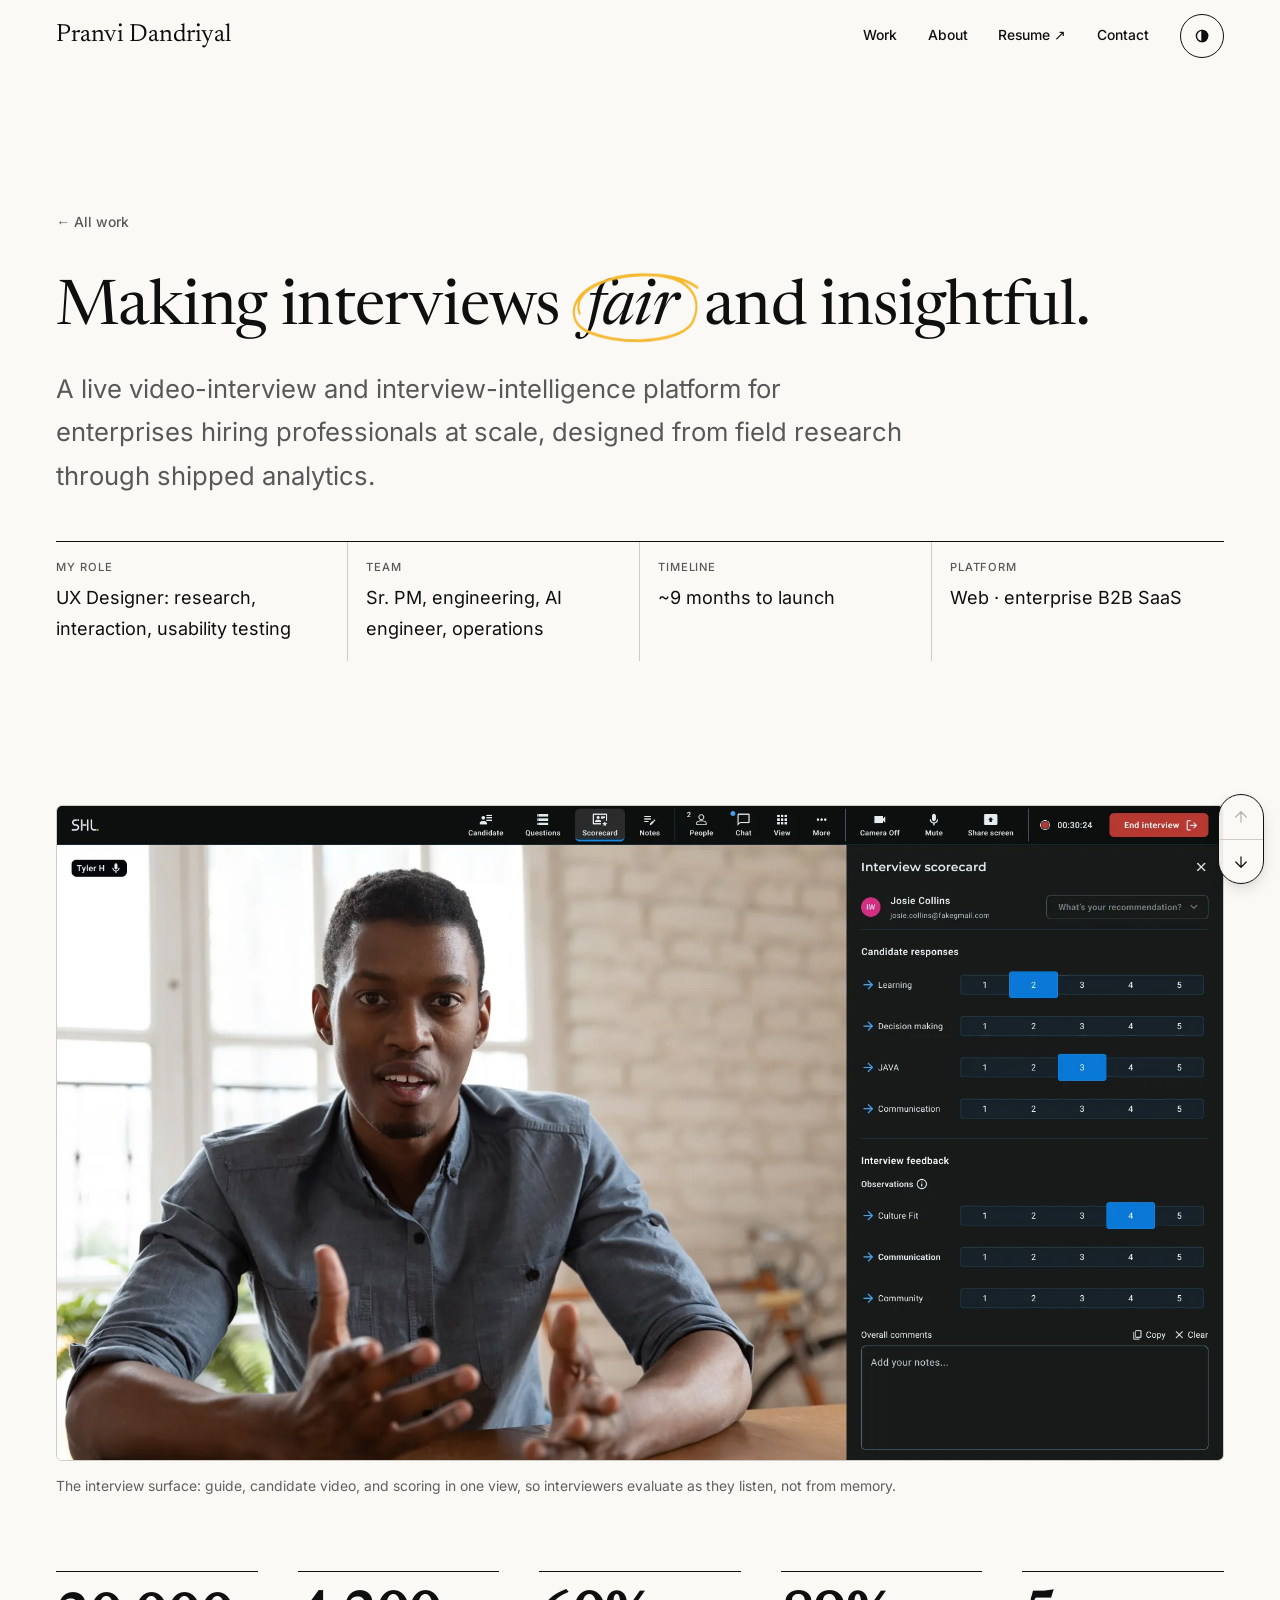
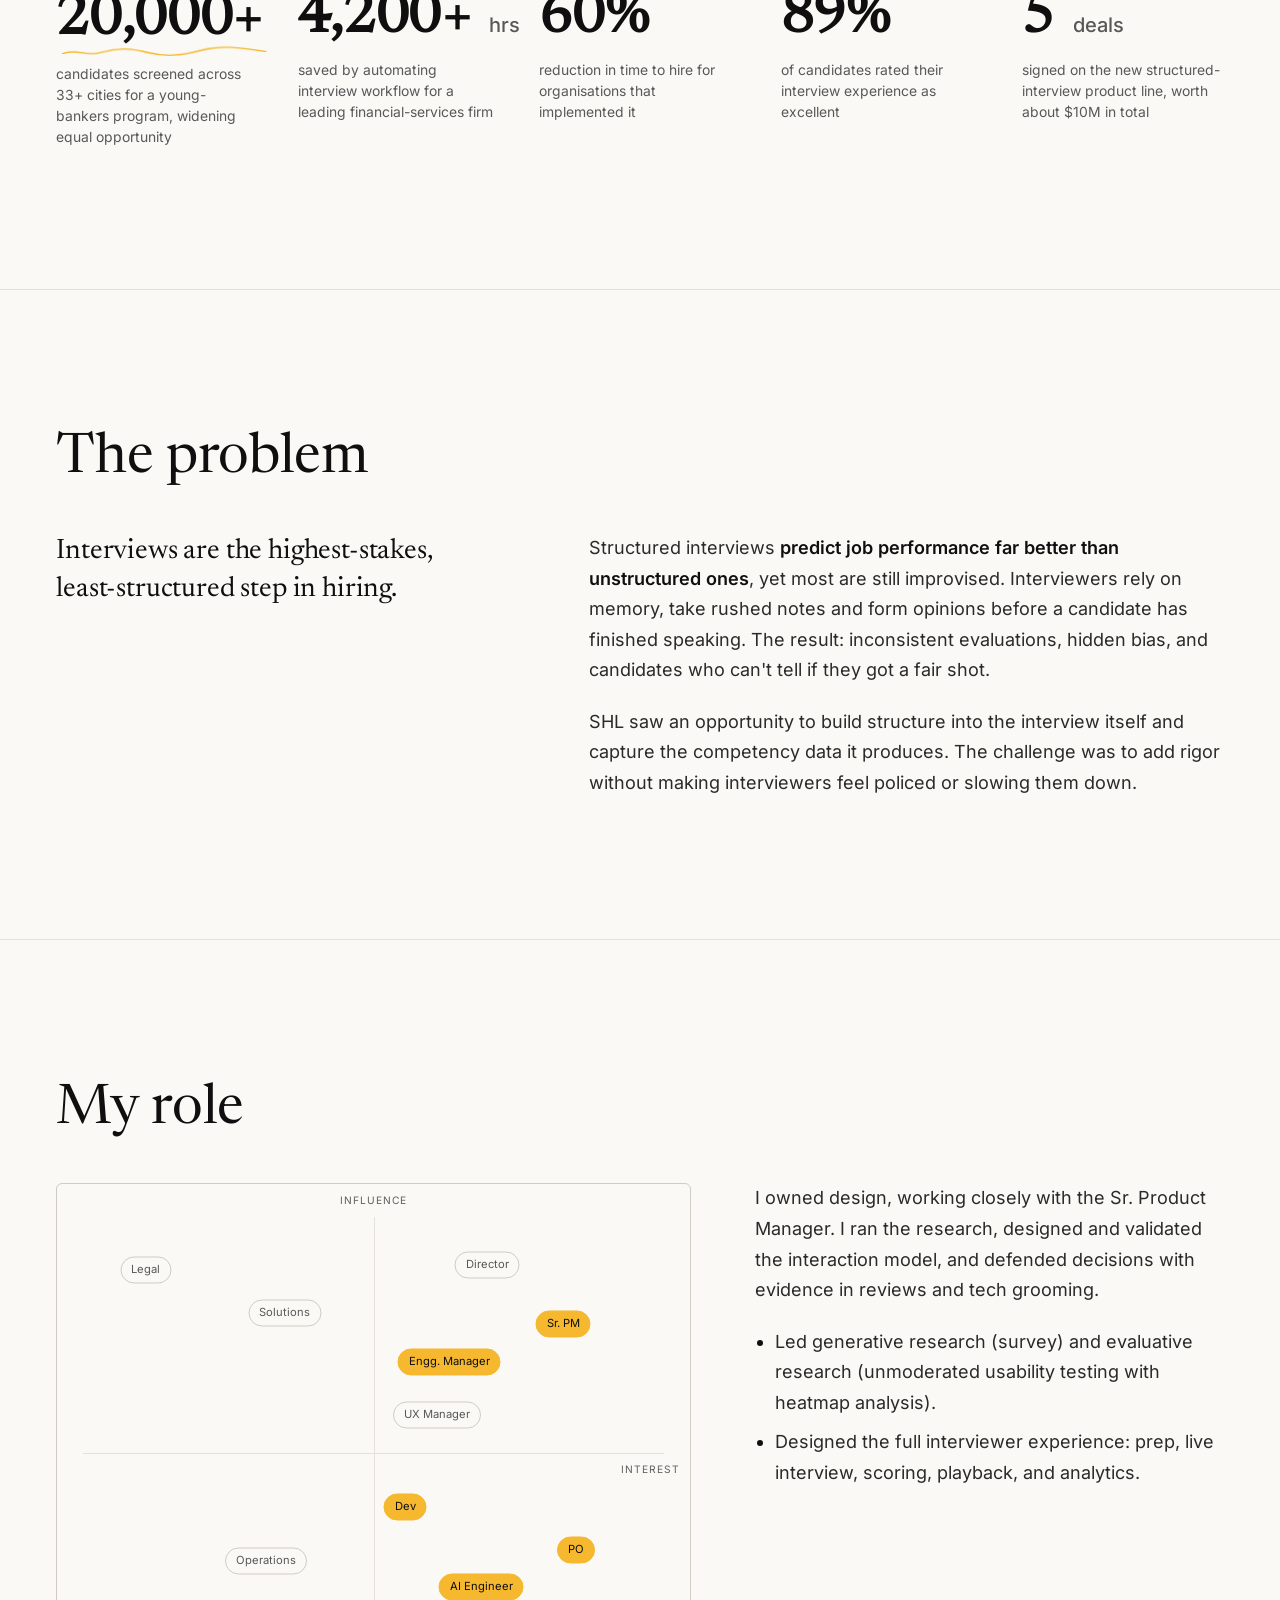
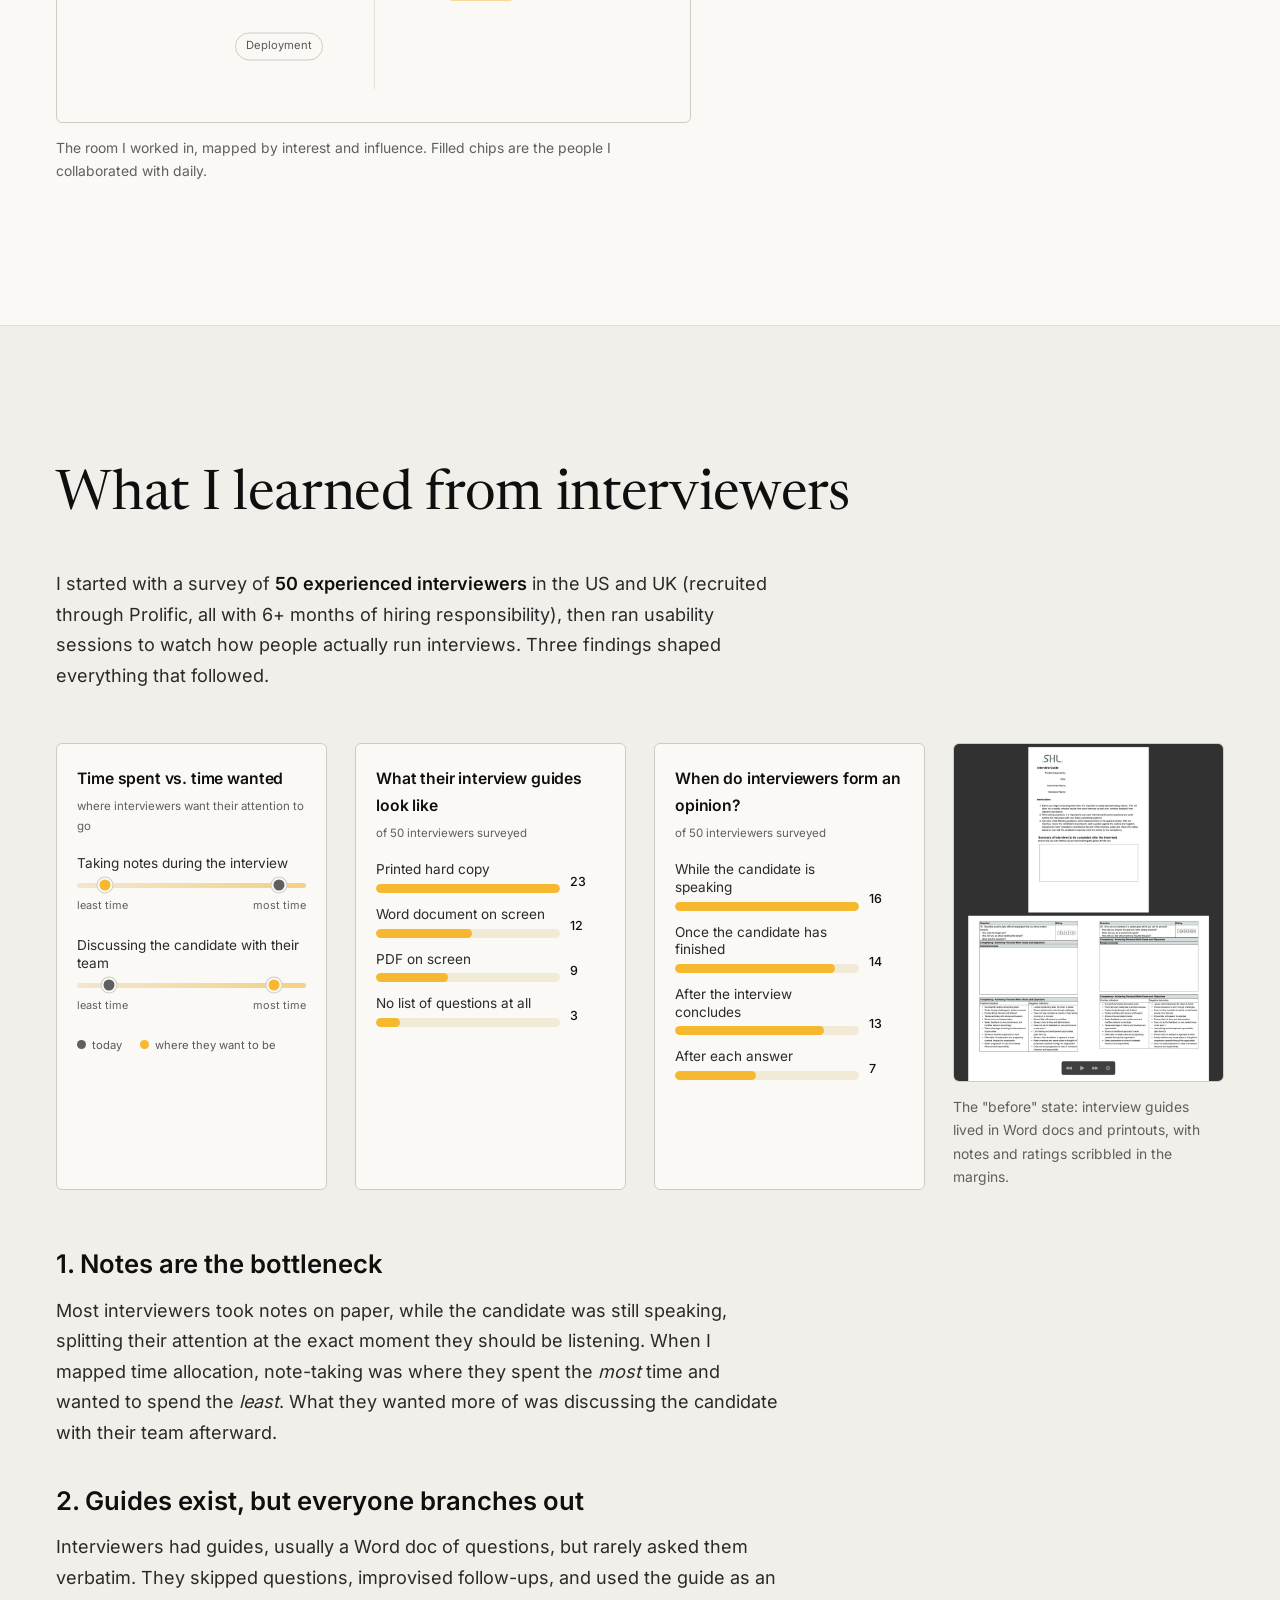
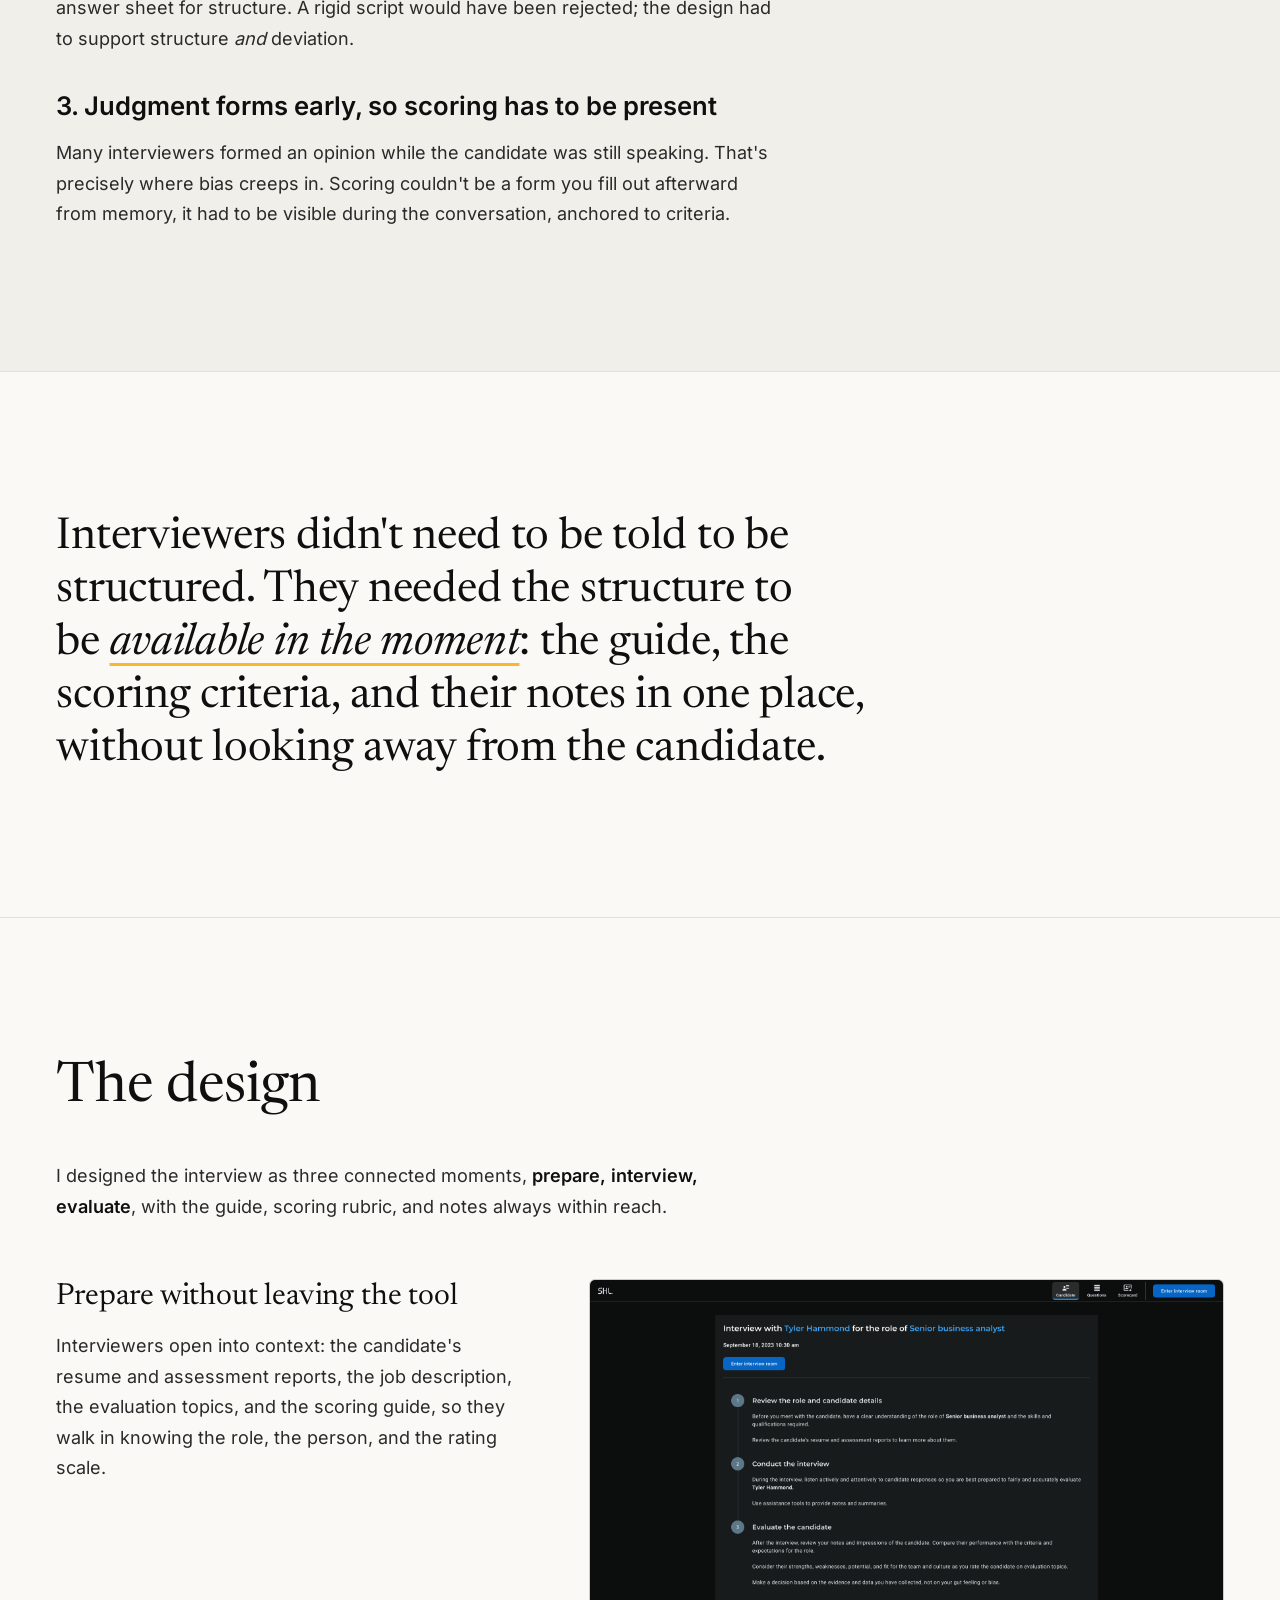
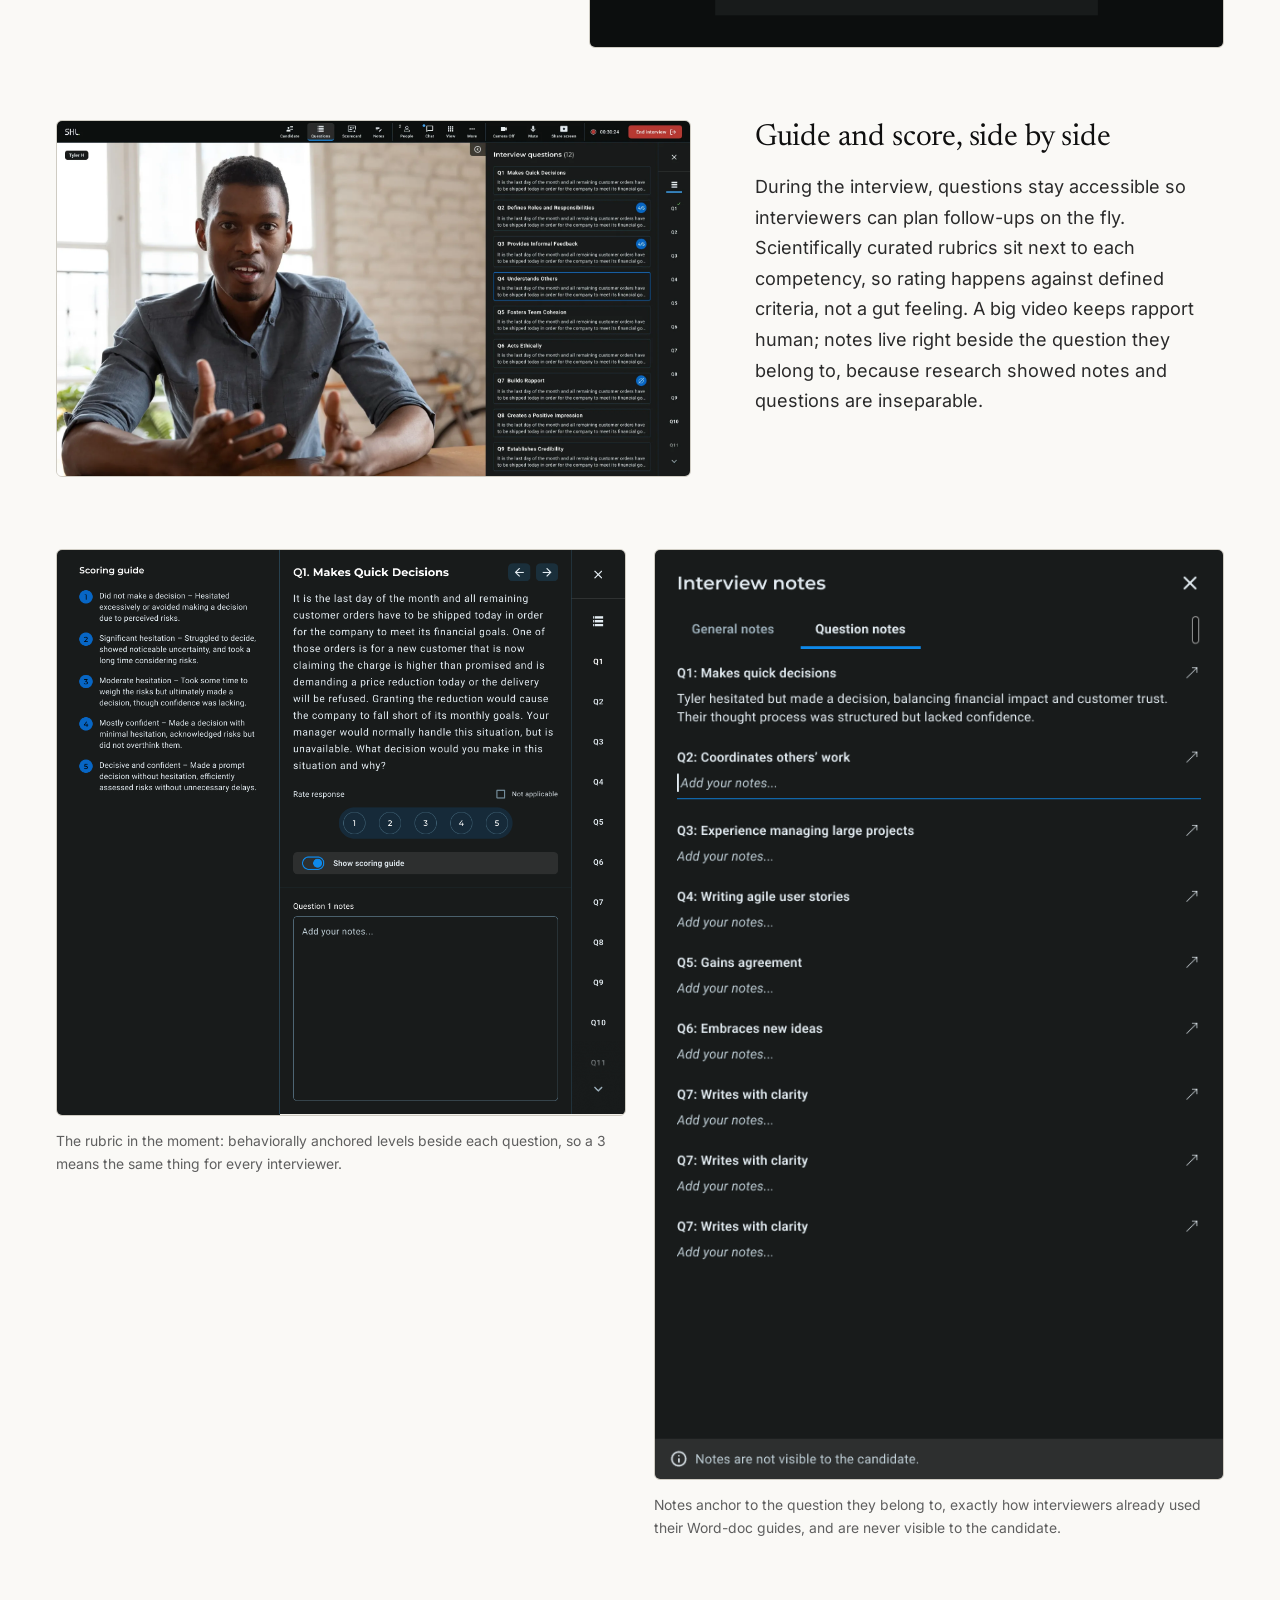
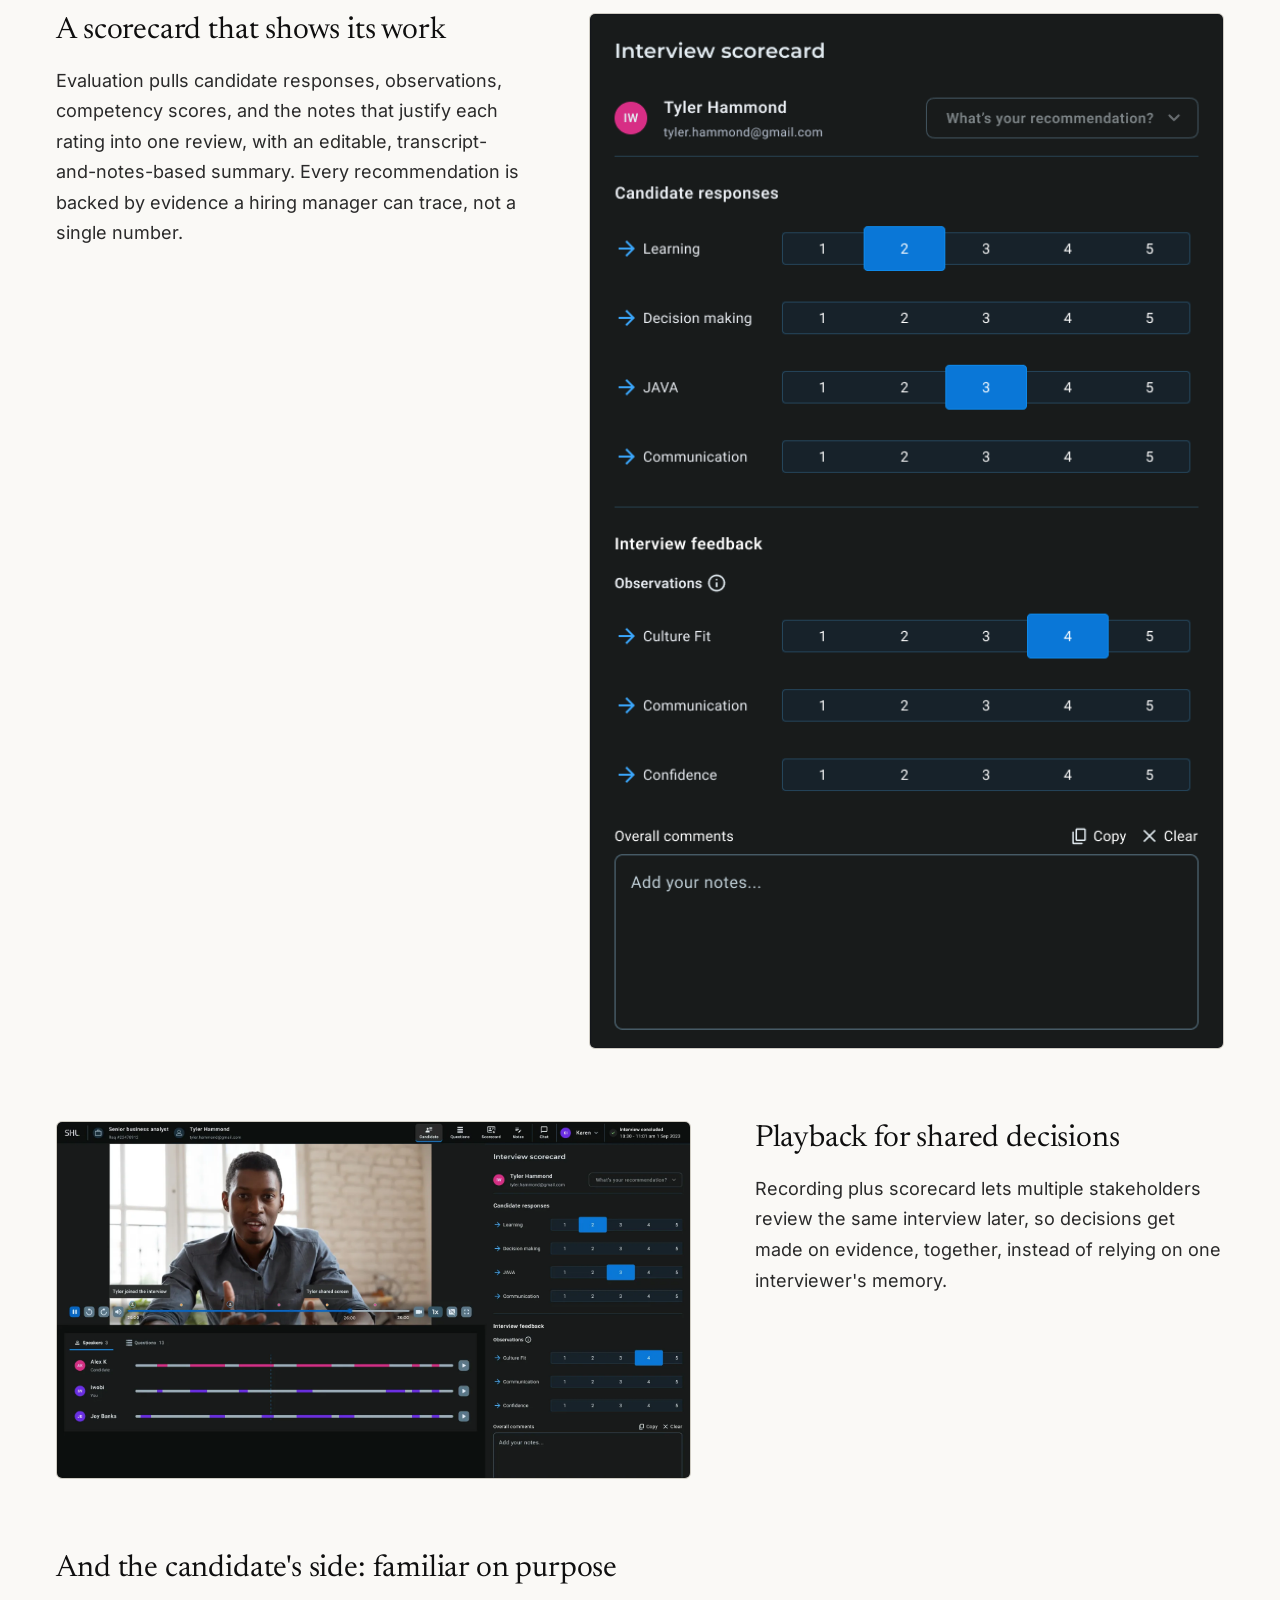
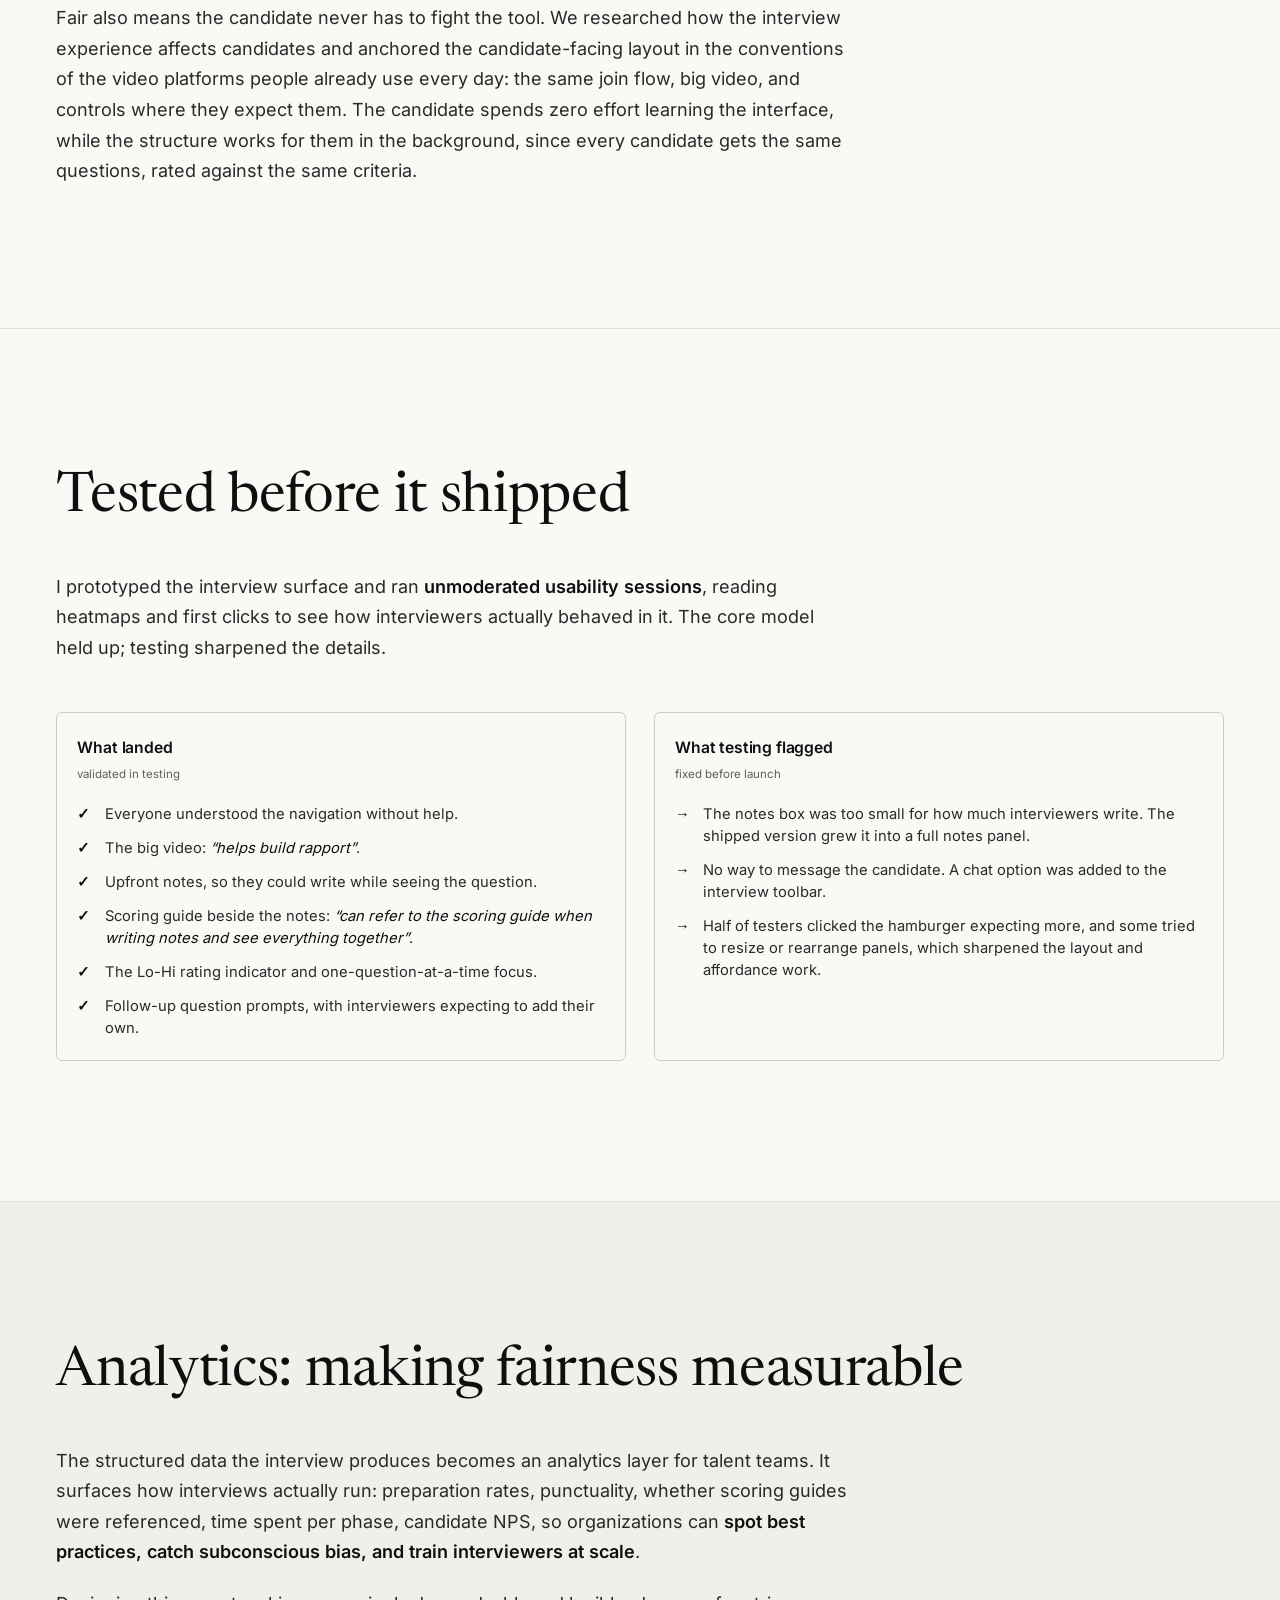
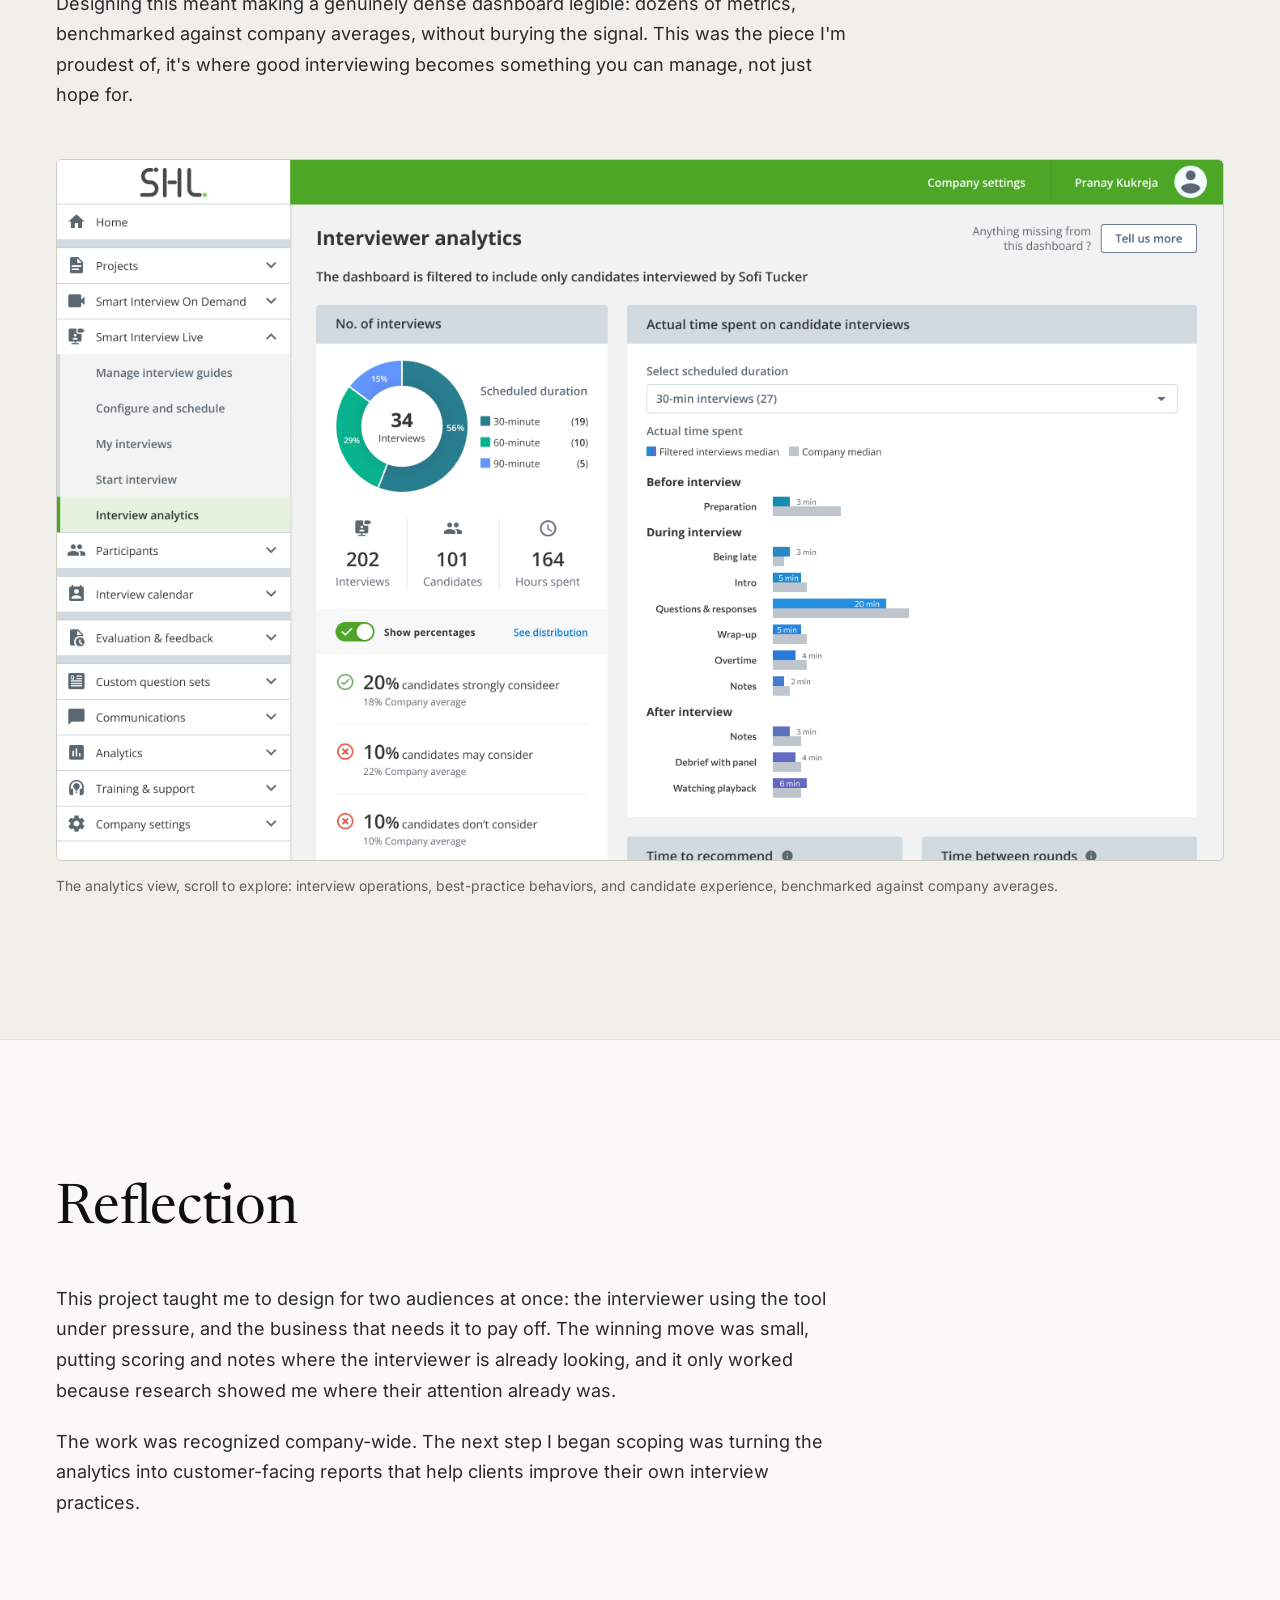
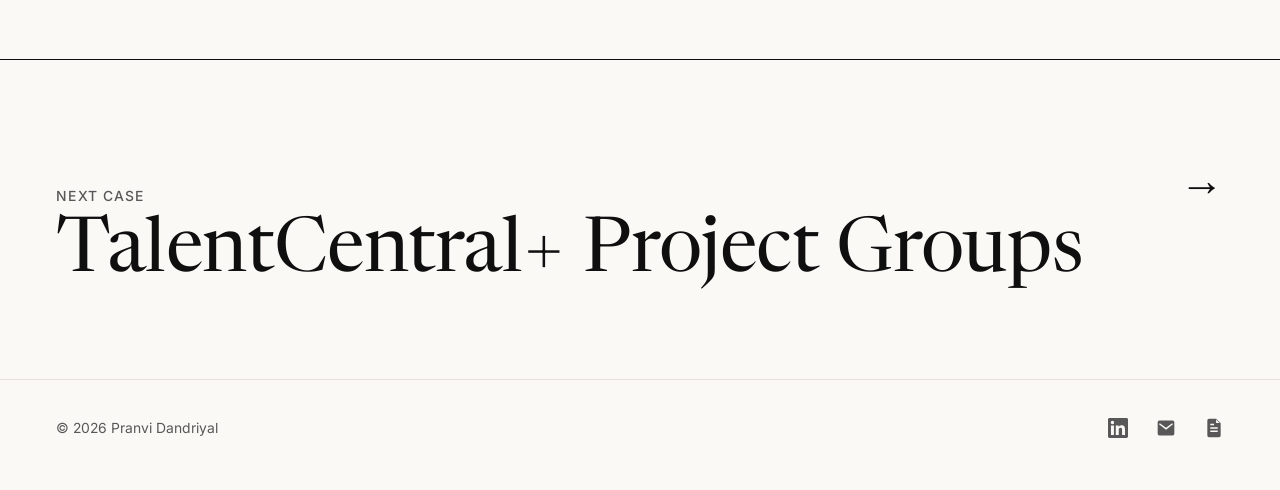
<file: interview-professional.html>
<!DOCTYPE html>
<html lang="en">
<head>
<meta charset="UTF-8">
<meta name="viewport" content="width=device-width, initial-scale=1">
<title>Interview Professional | Pranvi Dandriyal</title>
<meta name="description" content="Designing a structured video-interview platform for enterprise hiring at scale: field research, an interviewer-first interface, and analytics that measure fairness. 20,000+ candidates screened, 4,200+ hours saved.">
<link rel="icon" href="data:image/svg+xml,%3Csvg xmlns=%27http://www.w3.org/2000/svg%27 viewBox=%270 0 32 32%27%3E%3Crect width=%2732%27 height=%2732%27 rx=%277%27 fill=%27%230F0F0F%27/%3E%3Ccircle cx=%2716%27 cy=%2716%27 r=%276.5%27 fill=%27%23F5B82E%27/%3E%3C/svg%3E">
<meta name="theme-color" content="#FAF9F6">
<meta property="og:type" content="article">
<meta property="og:title" content="Interview Professional | Pranvi Dandriyal">
<meta property="og:description" content="Designing a structured video-interview platform for enterprise hiring at scale: field research, an interviewer-first interface, and analytics that measure fairness. 20,000+ candidates screened, 4,200+ hours saved.">
<meta property="og:url" content="https://pranvid.github.io/PranviDandriyal/interview-professional.html">
<meta property="og:image" content="https://pranvid.github.io/PranviDandriyal/images/interview-professional.webp">
<meta name="twitter:card" content="summary_large_image">
<link rel="preload" href="fonts/newsreader.woff2" as="font" type="font/woff2" crossorigin>
<link rel="preload" href="fonts/newsreader-italic.woff2" as="font" type="font/woff2" crossorigin>
<link rel="preload" href="fonts/inter.woff2" as="font" type="font/woff2" crossorigin>
<script>try{var t=localStorage.getItem('theme');if(t)document.documentElement.setAttribute('data-theme',t)}catch(e){}document.documentElement.classList.add('js')</script>
<link rel="stylesheet" href="styles.css?v=43">
</head>
<body data-case="interview">
<a class="skip" href="#context">Skip to case study</a>

<header class="site-head">
  <div class="wrap site-head__in">
    <a class="brand" href="./">Pranvi Dandriyal</a>
    <nav class="nav" aria-label="Primary">
      <a href="./#work" data-nav-hide>Work</a>
      <a href="./#about" data-nav-hide>About</a>
      <a href="pranvidandriyal-resume.pdf">Resume ↗</a>
      <a href="./#contact">Contact</a>
      <button class="tbtn" id="tog" type="button" aria-label="Toggle light and dark theme" aria-pressed="false"><svg viewBox="0 0 16 16" fill="none" stroke="currentColor" stroke-width="1.4" aria-hidden="true"><circle cx="8" cy="8" r="5.6"/><path d="M8 2.4a5.6 5.6 0 0 1 0 11.2z" fill="currentColor"/></svg></button>
    </nav>
  </div>
</header>

<main>

  <!-- HEADER -->
  <section class="case-head wrap">
    <a class="back" href="./#work">← All work</a>
    <h1>Making interviews <span class="hl">fair</span> and insightful.</h1>
    <p class="case-head__sub">A live video-interview and interview-intelligence platform for enterprises hiring professionals at scale, designed from field research through shipped analytics.</p>

    <dl class="spec">
      <div><dt>My role</dt><dd>UX Designer: research, interaction, usability testing</dd></div>
      <div><dt>Team</dt><dd>Sr. PM, engineering, AI engineer, operations</dd></div>
      <div><dt>Timeline</dt><dd>~9 months to launch</dd></div>
      <div><dt>Platform</dt><dd>Web · enterprise B2B SaaS</dd></div>
    </dl>
  </section>

  <div class="wrap case-hero-img">
    <div class="frame"><img src="images/interview-professional.webp" srcset="images/interview-professional-800.webp 800w, images/interview-professional.webp 1920w" sizes="(min-width: 1400px) 1232px, calc(100vw - 32px)" data-full="images/interview-professional.webp" alt="The Interview Professional live interview interface: interview guide, candidate video, and scoring in one view" width="1920" height="1080" fetchpriority="high" decoding="async"></div>
    <p class="figcap">The interview surface: guide, candidate video, and scoring in one view, so interviewers evaluate as they listen, not from memory.</p>
  </div>

  <!-- AT A GLANCE -->
  <section class="section" style="padding-top:0">
    <div class="wrap">
      <div class="stats">
        <div class="stat"><div class="stat__num"><b class="mm">20,000+</b></div><p class="stat__label">candidates screened across 33+ cities for a young-bankers program, widening equal opportunity</p></div>
        <div class="stat"><div class="stat__num"><b>4,200+</b> <span class="u">hrs</span></div><p class="stat__label">saved by automating interview workflow for a leading financial-services firm</p></div>
        <div class="stat"><div class="stat__num"><b>60%</b></div><p class="stat__label">reduction in time to hire for organisations that implemented it</p></div>
        <div class="stat"><div class="stat__num"><b>89%</b></div><p class="stat__label">of candidates rated their interview experience as excellent</p></div>
        <div class="stat"><div class="stat__num"><b>5</b> <span class="u">deals</span></div><p class="stat__label">signed on the new structured-interview product line, worth about $10M in total</p></div>
      </div>
    </div>
  </section>

  <hr class="rule">

  <!-- CONTEXT -->
  <section class="section" id="context">
    <div class="wrap">
      <div class="section-label"><h2>The problem</h2></div>
      <div class="split">
        <p class="lead-in">Interviews are the highest-stakes, least-structured step in hiring.</p>
        <div class="prose">
          <p>Structured interviews <strong>predict job performance far better than unstructured ones</strong>, yet most are still improvised. Interviewers rely on memory, take rushed notes and form opinions before a candidate has finished speaking. The result: inconsistent evaluations, hidden bias, and candidates who can't tell if they got a fair shot.</p>
          <p>SHL saw an opportunity to build structure into the interview itself and capture the competency data it produces. The challenge was to add rigor without making interviewers feel policed or slowing them down.</p>
        </div>
      </div>
    </div>
  </section>

  <hr class="rule">

  <!-- ROLE -->
  <section class="section">
    <div class="wrap">
      <div class="section-label"><h2>My role</h2></div>
      <div class="split split--rev">
        <div class="prose">
          <p>I owned design, working closely with the Sr. Product Manager. I ran the research, designed and validated the interaction model, and defended decisions with evidence in reviews and tech grooming.</p>
          <ul>
            <li>Led generative research (survey) and evaluative research (unmoderated usability testing with heatmap analysis).</li>
            <li>Designed the full interviewer experience: prep, live interview, scoring, playback, and analytics.</li>
                                  </ul>
        </div>
        <div class="split__media">
          <div class="quad" role="img" aria-label="Stakeholder map plotting influence against interest. I worked most closely with the senior product manager, engineering manager, developers, product owner, and AI engineer.">
            <span class="axis axis--y">Influence</span>
            <span class="axis axis--x">Interest</span>
            <span class="chip" style="left:14%; top:16%">Legal</span>
            <span class="chip" style="left:36%; top:24%">Solutions</span>
            <span class="chip" style="left:68%; top:15%">Director</span>
            <span class="chip chip--hot" style="left:80%; top:26%">Sr. PM</span>
            <span class="chip chip--hot" style="left:62%; top:33%">Engg. Manager</span>
            <span class="chip" style="left:60%; top:43%">UX Manager</span>
            <span class="chip chip--hot" style="left:55%; top:60%">Dev</span>
            <span class="chip chip--hot" style="left:82%; top:68%">PO</span>
            <span class="chip chip--hot" style="left:67%; top:75%">AI Engineer</span>
            <span class="chip" style="left:33%; top:70%">Operations</span>
            <span class="chip" style="left:35%; top:86%">Deployment</span>
          </div>
          <p class="figcap">The room I worked in, mapped by interest and influence. Filled chips are the people I collaborated with daily.</p>
        </div>
      </div>
    </div>
  </section>

  <hr class="rule">

  <!-- RESEARCH -->
  <section class="section section--tint">
    <div class="wrap">
      <div class="section-label"><h2>What I learned from interviewers</h2></div>
      <div class="prose" style="margin-bottom:clamp(28px,5vw,52px)">
        <p>I started with a survey of <strong>50 experienced interviewers</strong> in the US and UK (recruited through Prolific, all with 6+ months of hiring responsibility), then ran usability sessions to watch how people actually run interviews. Three findings shaped everything that followed.</p>
      </div>

      <div class="gallery" style="margin-bottom:clamp(28px,5vw,52px)">
        <div class="viz">
          <h5>Time spent vs. time wanted</h5>
          <p class="viz__sub">where interviewers want their attention to go</p>
          <div class="scale">
            <div class="scale__label">Taking notes during the interview</div>
            <div class="scale__track"><span class="pin pin--want" style="left:12%"></span><span class="pin pin--now" style="left:88%"></span></div>
            <div class="scale__ends"><span>least time</span><span>most time</span></div>
          </div>
          <div class="scale">
            <div class="scale__label">Discussing the candidate with their team</div>
            <div class="scale__track"><span class="pin pin--now" style="left:14%"></span><span class="pin pin--want" style="left:86%"></span></div>
            <div class="scale__ends"><span>least time</span><span>most time</span></div>
          </div>
          <div class="legend"><span><i style="background:var(--faint)"></i>today</span><span><i style="background:var(--pc)"></i>where they want to be</span></div>
        </div>
        <div class="viz">
          <h5>What their interview guides look like</h5>
          <p class="viz__sub">of 50 interviewers surveyed</p>
          <div class="bar-row"><div><div class="bar-label">Printed hard copy</div><div class="bar-track"><div class="bar" style="width:100%"></div></div></div><span class="bar-num">23</span></div>
          <div class="bar-row"><div><div class="bar-label">Word document on screen</div><div class="bar-track"><div class="bar" style="width:52%"></div></div></div><span class="bar-num">12</span></div>
          <div class="bar-row"><div><div class="bar-label">PDF on screen</div><div class="bar-track"><div class="bar" style="width:39%"></div></div></div><span class="bar-num">9</span></div>
          <div class="bar-row"><div><div class="bar-label">No list of questions at all</div><div class="bar-track"><div class="bar" style="width:13%"></div></div></div><span class="bar-num">3</span></div>
        </div>
        <div class="viz">
          <h5>When do interviewers form an opinion?</h5>
          <p class="viz__sub">of 50 interviewers surveyed</p>
          <div class="bar-row"><div><div class="bar-label">While the candidate is speaking</div><div class="bar-track"><div class="bar" style="width:100%"></div></div></div><span class="bar-num">16</span></div>
          <div class="bar-row"><div><div class="bar-label">Once the candidate has finished</div><div class="bar-track"><div class="bar" style="width:87%"></div></div></div><span class="bar-num">14</span></div>
          <div class="bar-row"><div><div class="bar-label">After the interview concludes</div><div class="bar-track"><div class="bar" style="width:81%"></div></div></div><span class="bar-num">13</span></div>
          <div class="bar-row"><div><div class="bar-label">After each answer</div><div class="bar-track"><div class="bar" style="width:44%"></div></div></div><span class="bar-num">7</span></div>
        </div>
        <div>
          <div class="frame frame--tall" style="aspect-ratio:auto"><img src="images/interview-guide-docs.webp" alt="SHL interview guides as they existed before the product: Word documents with questions, rating checkboxes, and space for notes" width="832" height="1040" loading="lazy" decoding="async"></div>
          <p class="figcap">The "before" state: interview guides lived in Word docs and printouts, with notes and ratings scribbled in the margins.</p>
        </div>
      </div>

      <div class="prose">
        <h4>1. Notes are the bottleneck</h4>
        <p>Most interviewers took notes on paper, while the candidate was still speaking, splitting their attention at the exact moment they should be listening. When I mapped time allocation, note-taking was where they spent the <em>most</em> time and wanted to spend the <em>least</em>. What they wanted more of was discussing the candidate with their team afterward.</p>
        <h4>2. Guides exist, but everyone branches out</h4>
        <p>Interviewers had guides, usually a Word doc of questions, but rarely asked them verbatim. They skipped questions, improvised follow-ups, and used the guide as an answer sheet for structure. A rigid script would have been rejected; the design had to support structure <em>and</em> deviation.</p>
        <h4>3. Judgment forms early, so scoring has to be present</h4>
        <p>Many interviewers formed an opinion while the candidate was still speaking. That's precisely where bias creeps in. Scoring couldn't be a form you fill out afterward from memory, it had to be visible during the conversation, anchored to criteria.</p>
      </div>
    </div>
  </section>

  <hr class="rule">

  <!-- INSIGHT -->
  <section class="section">
    <div class="wrap">
      <p class="insight">Interviewers didn't need to be told to be structured. They needed the structure to be <em class="emph">available in the moment</em>: the guide, the scoring criteria, and their notes in one place, without looking away from the candidate.</p>
    </div>
  </section>

  <hr class="rule">

  <!-- SOLUTION -->
  <section class="section">
    <div class="wrap">
      <div class="section-label"><h2>The design</h2></div>
      <div class="prose" style="margin-bottom:clamp(32px,5vw,56px)">
        <p>I designed the interview as three connected moments, <strong>prepare, interview, evaluate</strong>, with the guide, scoring rubric, and notes always within reach.</p>
      </div>

      <!-- prep -->
      <div class="split" style="margin-bottom:clamp(40px,6vw,72px)">
        <div class="prose">
          <h3>Prepare without leaving the tool</h3>
          <p>Interviewers open into context: the candidate's resume and assessment reports, the job description, the evaluation topics, and the scoring guide, so they walk in knowing the role, the person, and the rating scale.</p>
        </div>
        <div class="split__media">
          <div class="frame" style="aspect-ratio:auto"><img src="images/interview-prep.webp" alt="The prep screen: candidate details, resume and assessment reports, and a three-step walkthrough of reviewing the role, conducting the interview, and evaluating the candidate" width="1920" height="1114" loading="lazy" decoding="async"></div>
        </div>
      </div>

      <!-- guide & score -->
      <div class="split split--rev" style="margin-bottom:clamp(40px,6vw,72px)">
        <div class="prose">
          <h3>Guide and score, side by side</h3>
          <p>During the interview, questions stay accessible so interviewers can plan follow-ups on the fly. Scientifically curated rubrics sit next to each competency, so rating happens against defined criteria, not a gut feeling. A big video keeps rapport human; notes live right beside the question they belong to, because research showed notes and questions are inseparable.</p>
        </div>
        <div class="split__media">
          <div class="frame" style="aspect-ratio:auto"><img src="images/interview-live.webp" srcset="images/interview-live-800.webp 800w, images/interview-live.webp 1920w" sizes="(min-width: 1400px) 1232px, calc(100vw - 32px)" data-full="images/interview-live.webp" alt="The live interview: large candidate video with the full question list open in a side panel, questions marked as rated or skipped" width="1920" height="1080" loading="lazy" decoding="async"></div>
        </div>
      </div>

      <!-- rubric + notes details -->
      <div class="gallery" style="grid-template-columns:repeat(auto-fit,minmax(280px,1fr)); margin-bottom:clamp(40px,6vw,72px)">
        <div>
          <div class="frame" style="aspect-ratio:auto"><img src="images/interview-scoring-guide.webp" alt="A question opened during the interview with its scoring guide beside it: five behaviorally anchored levels from hesitant to decisive, a 1 to 5 rating control, and a notes field" width="1020" height="1014" loading="lazy" decoding="async"></div>
          <p class="figcap">The rubric in the moment: behaviorally anchored levels beside each question, so a 3 means the same thing for every interviewer.</p>
        </div>
        <div>
          <div class="frame" style="aspect-ratio:auto"><img src="images/interview-notes.webp" alt="The interview notes panel with general notes and per-question notes tabs, each note anchored to the question it belongs to" width="620" height="1014" loading="lazy" decoding="async"></div>
          <p class="figcap">Notes anchor to the question they belong to, exactly how interviewers already used their Word-doc guides, and are never visible to the candidate.</p>
        </div>
      </div>

      <!-- scorecard -->
      <div class="split" style="margin-bottom:clamp(40px,6vw,72px)">
        <div class="prose">
          <h3>A scorecard that shows its work</h3>
          <p>Evaluation pulls candidate responses, observations, competency scores, and the notes that justify each rating into one review, with an editable, transcript-and-notes-based summary. Every recommendation is backed by evidence a hiring manager can trace, not a single number.</p>
        </div>
        <div class="split__media">
          <div class="frame" style="aspect-ratio:auto"><img src="images/interview-scorecard.webp" alt="The interview scorecard: competency ratings for candidate responses, observation ratings, an overall recommendation dropdown, and space for comments" width="620" height="1014" loading="lazy" decoding="async"></div>
        </div>
      </div>

      <!-- playback -->
      <div class="split split--rev">
        <div class="prose">
          <h3>Playback for shared decisions</h3>
          <p>Recording plus scorecard lets multiple stakeholders review the same interview later, so decisions get made on evidence, together, instead of relying on one interviewer's memory.</p>
        </div>
        <div class="split__media">
          <div class="frame" style="aspect-ratio:auto"><img src="images/interview-playback.webp" srcset="images/interview-playback-800.webp 800w, images/interview-playback.webp 1808w" sizes="(min-width: 1400px) 1232px, calc(100vw - 32px)" data-full="images/interview-playback.webp" alt="Playback view: interview recording with per-speaker talk timelines and the scorecard alongside, so stakeholders can review evidence together" width="1808" height="1016" loading="lazy" decoding="async"></div>
        </div>
      </div>

      <!-- candidate side -->
      <div class="prose" style="margin-top:clamp(40px,6vw,72px); max-width:72ch">
        <h3>And the candidate's side: familiar on purpose</h3>
        <p>Fair also means the candidate never has to fight the tool. We researched how the interview experience affects candidates and anchored the candidate-facing layout in the conventions of the video platforms people already use every day: the same join flow, big video, and controls where they expect them. The candidate spends zero effort learning the interface, while the structure works for them in the background, since every candidate gets the same questions, rated against the same criteria.</p>
      </div>
    </div>
  </section>

  <hr class="rule">

  <!-- TESTING -->
  <section class="section">
    <div class="wrap">
      <div class="section-label"><h2>Tested before it shipped</h2></div>
      <div class="prose" style="margin-bottom:clamp(28px,5vw,48px); max-width:72ch">
        <p>I prototyped the interview surface and ran <strong>unmoderated usability sessions</strong>, reading heatmaps and first clicks to see how interviewers actually behaved in it. The core model held up; testing sharpened the details.</p>
      </div>
      <div class="gallery" style="grid-template-columns:repeat(auto-fit,minmax(280px,1fr))">
        <div class="viz">
          <h5>What landed</h5>
          <p class="viz__sub">validated in testing</p>
          <ul class="checklist">
            <li>Everyone understood the navigation without help.</li>
            <li>The big video: <q>helps build rapport</q>.</li>
            <li>Upfront notes, so they could write while seeing the question.</li>
            <li>Scoring guide beside the notes: <q>can refer to the scoring guide when writing notes and see everything together</q>.</li>
            <li>The Lo-Hi rating indicator and one-question-at-a-time focus.</li>
            <li>Follow-up question prompts, with interviewers expecting to add their own.</li>
          </ul>
        </div>
        <div class="viz">
          <h5>What testing flagged</h5>
          <p class="viz__sub">fixed before launch</p>
          <ul class="checklist checklist--fix">
            <li>The notes box was too small for how much interviewers write. The shipped version grew it into a full notes panel.</li>
            <li>No way to message the candidate. A chat option was added to the interview toolbar.</li>
            <li>Half of testers clicked the hamburger expecting more, and some tried to resize or rearrange panels, which sharpened the layout and affordance work.</li>
          </ul>
        </div>
      </div>
    </div>
  </section>

  <hr class="rule">

  <!-- ANALYTICS -->
  <section class="section section--tint">
    <div class="wrap">
      <div class="section-label"><h2>Analytics: making fairness measurable</h2></div>
      <div class="prose" style="max-width:72ch">
        <p>The structured data the interview produces becomes an analytics layer for talent teams. It surfaces how interviews actually run: preparation rates, punctuality, whether scoring guides were referenced, time spent per phase, candidate NPS, so organizations can <strong>spot best practices, catch subconscious bias, and train interviewers at scale</strong>.</p>
        <p>Designing this meant making a genuinely dense dashboard legible: dozens of metrics, benchmarked against company averages, without burying the signal. This was the piece I'm proudest of, it's where good interviewing becomes something you can manage, not just hope for.</p>
      </div>
      <div style="margin-top:clamp(28px,5vw,48px)">
        <div class="frame" style="aspect-ratio:auto; max-height:min(78vh,720px); overflow-y:auto"><img src="images/interview-analytics.webp" alt="The full interviewer analytics dashboard: interviews conducted, time spent per interview phase, recommendation rates, best-practice behaviors like preparation and punctuality, candidate NPS, and candidate feedback scores, each benchmarked against company averages" width="1440" height="3281" loading="lazy" decoding="async"></div>
        <p class="figcap">The analytics view, scroll to explore: interview operations, best-practice behaviors, and candidate experience, benchmarked against company averages.</p>
      </div>
    </div>
  </section>

  <hr class="rule">

  <!-- REFLECTION -->
  <section class="section">
    <div class="wrap">
      <div class="section-label"><h2>Reflection</h2></div>
      <div class="prose" style="max-width:72ch">
        <p>This project taught me to design for two audiences at once: the interviewer using the tool under pressure, and the business that needs it to pay off. The winning move was small, putting scoring and notes where the interviewer is already looking, and it only worked because research showed me where their attention already was.</p>
        <p>The work was recognized company-wide. The next step I began scoping was turning the analytics into customer-facing reports that help clients improve their own interview practices.</p>
      </div>
    </div>
  </section>

  <!-- NEXT -->
  <nav class="next-case">
    <div class="wrap">
      <a href="talentcentral-project-groups.html">
        <div>
          <p class="eyebrow">Next case</p>
          <h2>TalentCentral+ Project Groups</h2>
        </div>
        <span class="arrow">→</span>
      </a>
    </div>
  </nav>

</main>

<footer>
  <hr class="rule">
  <div class="wrap foot-legal">
    <span>© 2026 Pranvi Dandriyal</span>
    <nav class="foot-icons" aria-label="Elsewhere">
      <a href="https://in.linkedin.com/in/pranvidandriyal" target="_blank" rel="noopener" aria-label="LinkedIn" title="LinkedIn"><svg viewBox="0 0 24 24" aria-hidden="true"><path fill="currentColor" d="M20.45 20.45h-3.56v-5.57c0-1.33-.03-3.04-1.85-3.04-1.86 0-2.14 1.45-2.14 2.94v5.67H9.35V9h3.41v1.56h.05c.48-.9 1.64-1.85 3.37-1.85 3.6 0 4.27 2.37 4.27 5.46v6.28ZM5.34 7.43a2.06 2.06 0 1 1 0-4.13 2.06 2.06 0 0 1 0 4.13ZM7.12 20.45H3.56V9h3.56v11.45ZM22.22 0H1.77C.79 0 0 .77 0 1.73v20.54C0 23.23.79 24 1.77 24h20.45c.98 0 1.78-.77 1.78-1.73V1.73C24 .77 23.2 0 22.22 0Z"/></svg></a>
      <a href="mailto:pranvidandriyal@gmail.com" aria-label="Email" title="Email"><svg viewBox="0 0 24 24" aria-hidden="true"><path fill="currentColor" fill-rule="evenodd" d="M4 3h16a2 2 0 0 1 2 2v14a2 2 0 0 1-2 2H4a2 2 0 0 1-2-2V5a2 2 0 0 1 2-2Zm.6 3.2L12 11.8l7.4-5.6 1 1.4L12 14.2 3.6 7.6Z"/></svg></a>
      <a href="pranvidandriyal-resume.pdf" aria-label="Résumé (PDF)" title="Résumé (PDF)"><svg viewBox="0 0 24 24" aria-hidden="true"><path fill="currentColor" fill-rule="evenodd" d="M6 1h8.6L20 6.4V21a2 2 0 0 1-2 2H6a2 2 0 0 1-2-2V3a2 2 0 0 1 2-2Zm8.5 .9V6h4.1ZM7.5 7h4.5v1.8H7.5Zm0 4h9v1.8h-9Zm0 4h9v1.8h-9Z"/></svg></a>
    </nav>
  </div>
</footer>

<script>
  const els = document.querySelectorAll('.stat, .split, .prose, .frame, .gallery > div');
  els.forEach(el => el.classList.add('reveal'));
  if ('IntersectionObserver' in window) {
    const io = new IntersectionObserver((entries) => {
      entries.forEach(e => { if (e.isIntersecting) { e.target.classList.add('in'); io.unobserve(e.target); } });
    }, { threshold: 0.1 });
    els.forEach(el => io.observe(el));
  } else { els.forEach(el => el.classList.add('in')); }
</script>
<script src="site.js?v=18" defer></script>
<script src="lightbox.js" defer></script>
<script src="video-controls.js" defer></script>
</body>
</html>
</file>
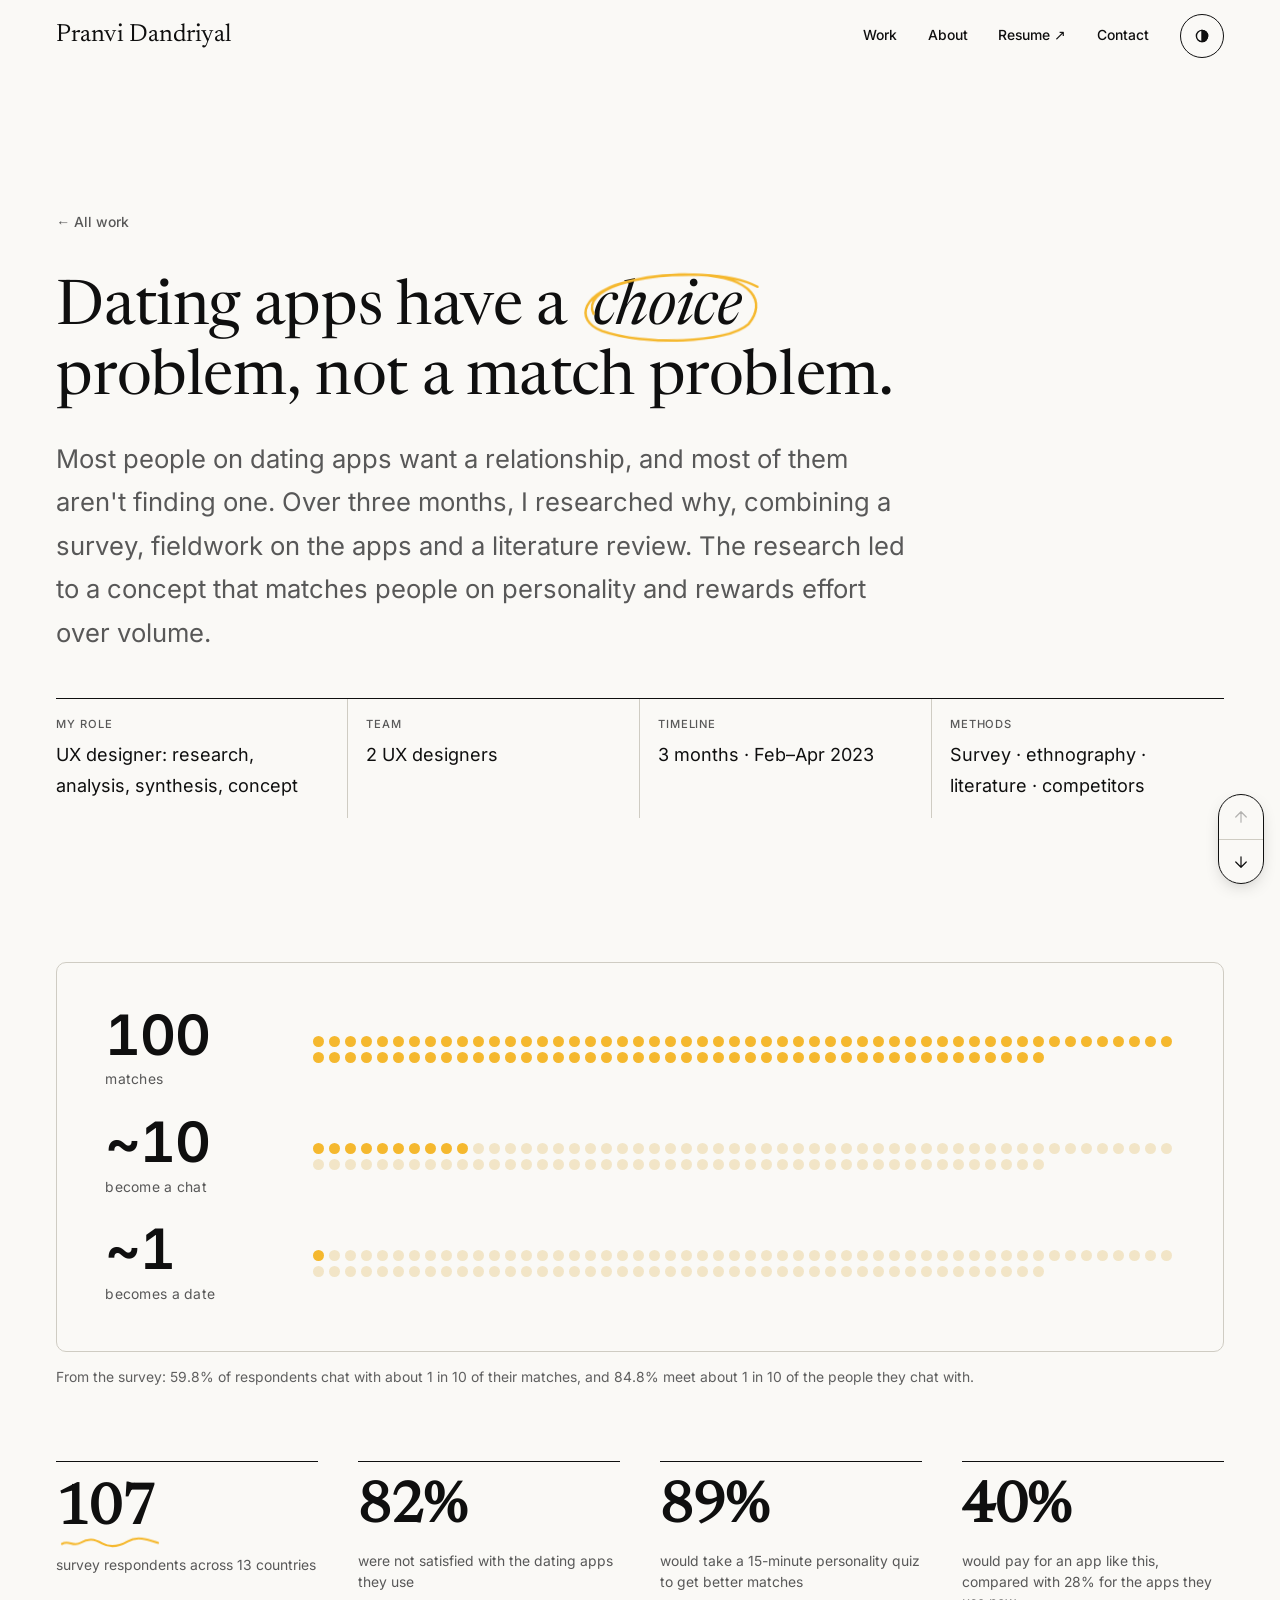
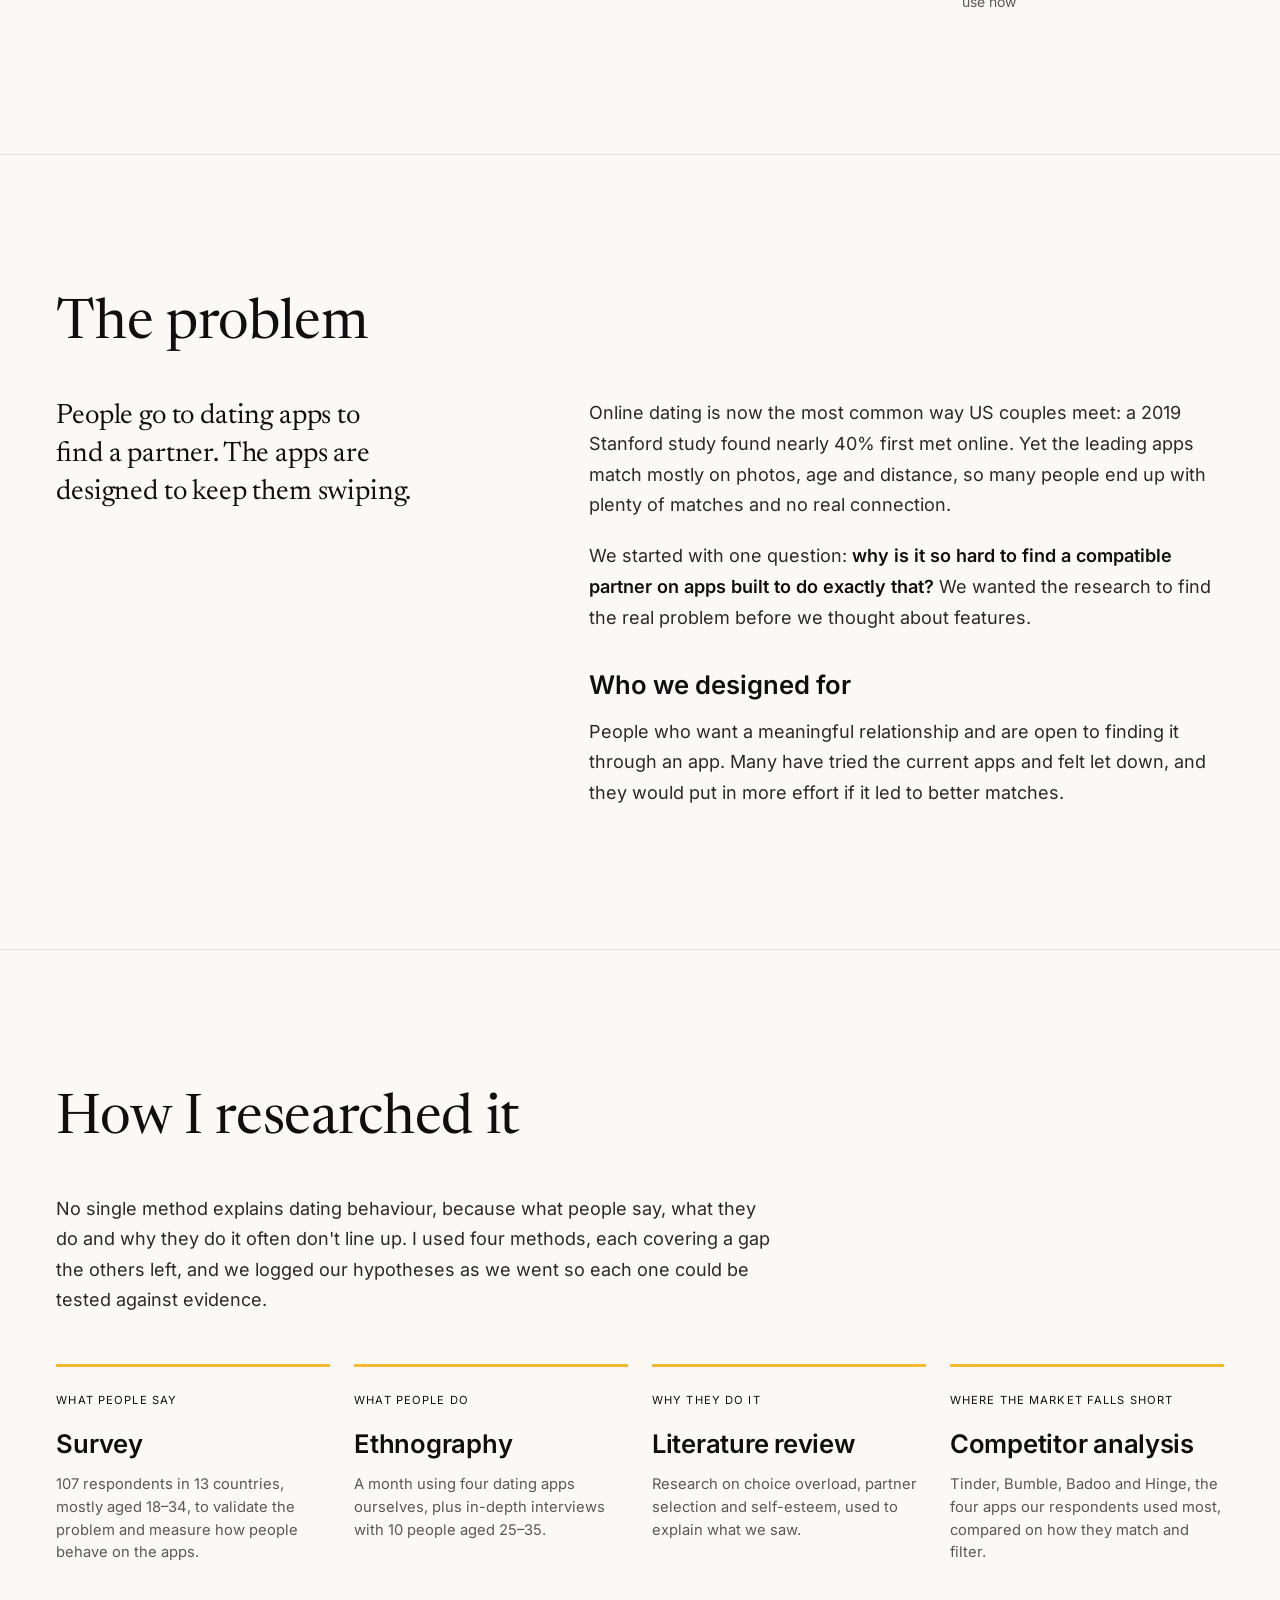
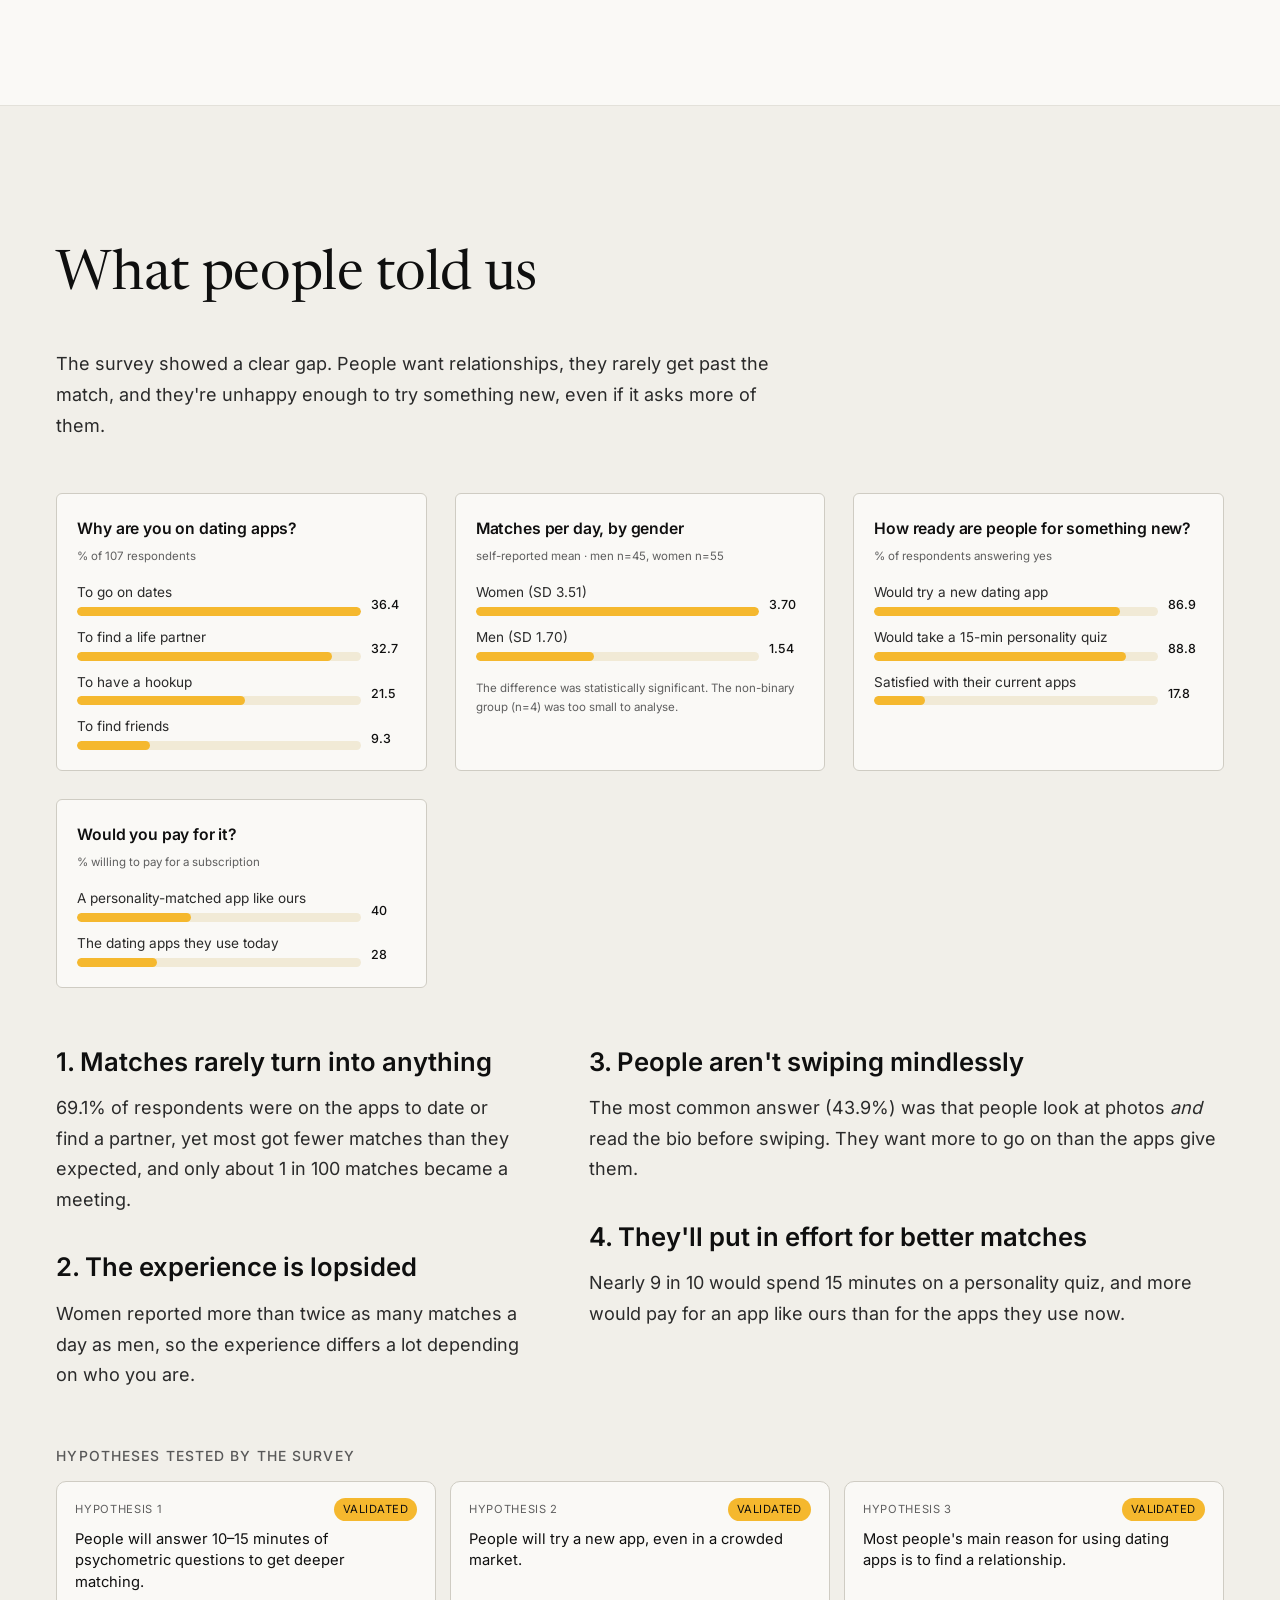
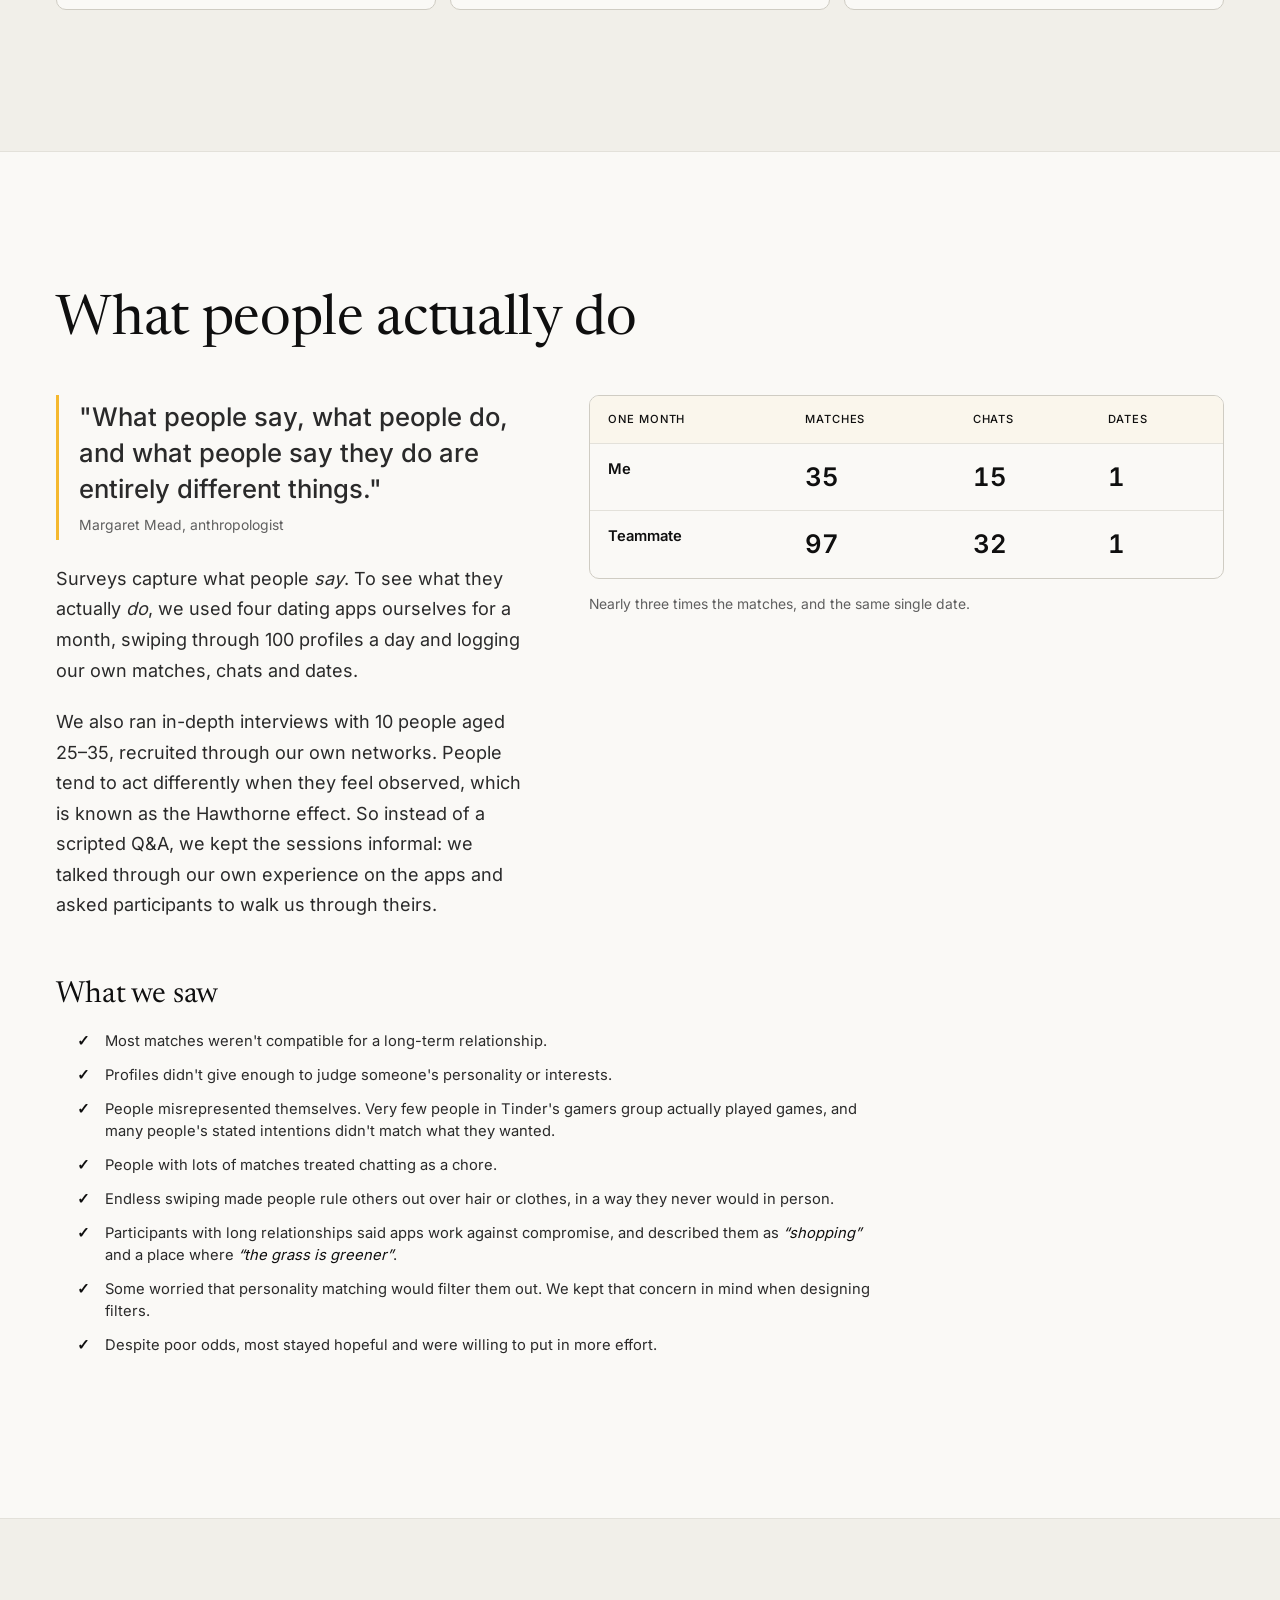
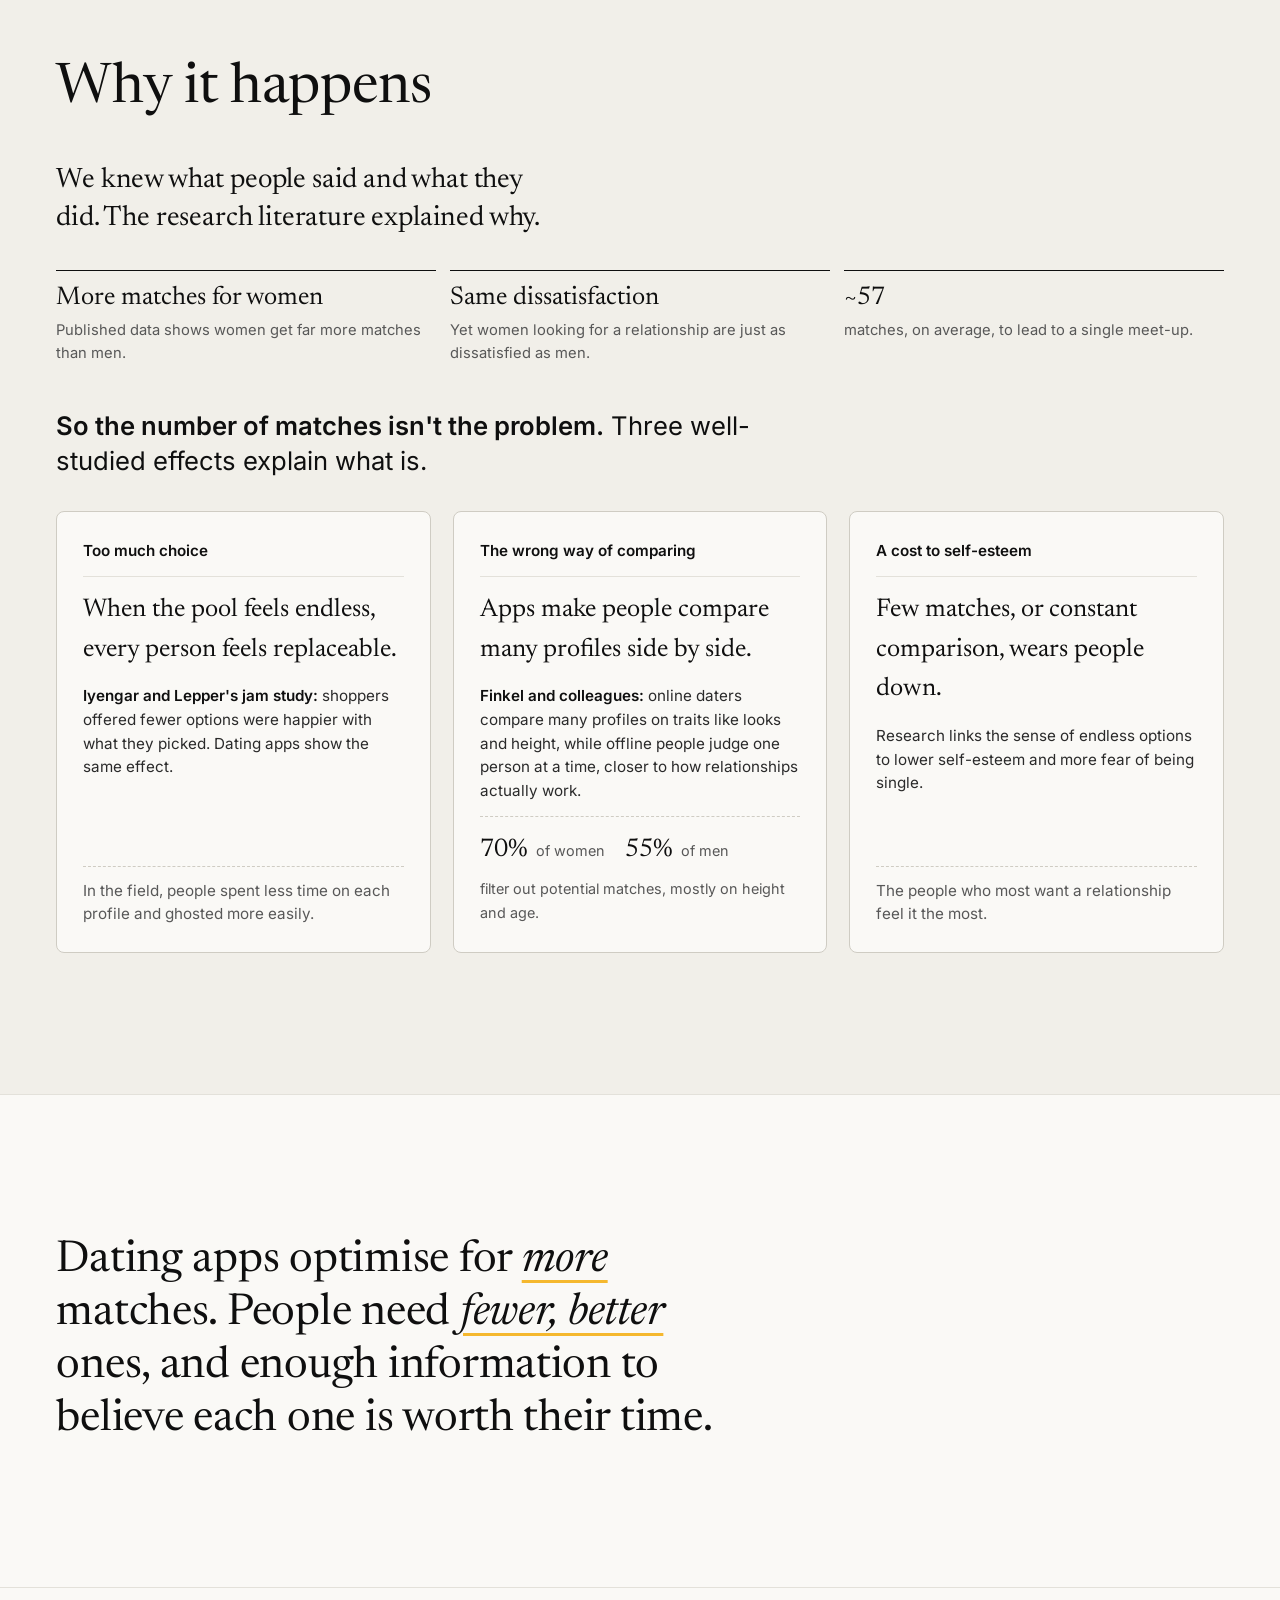
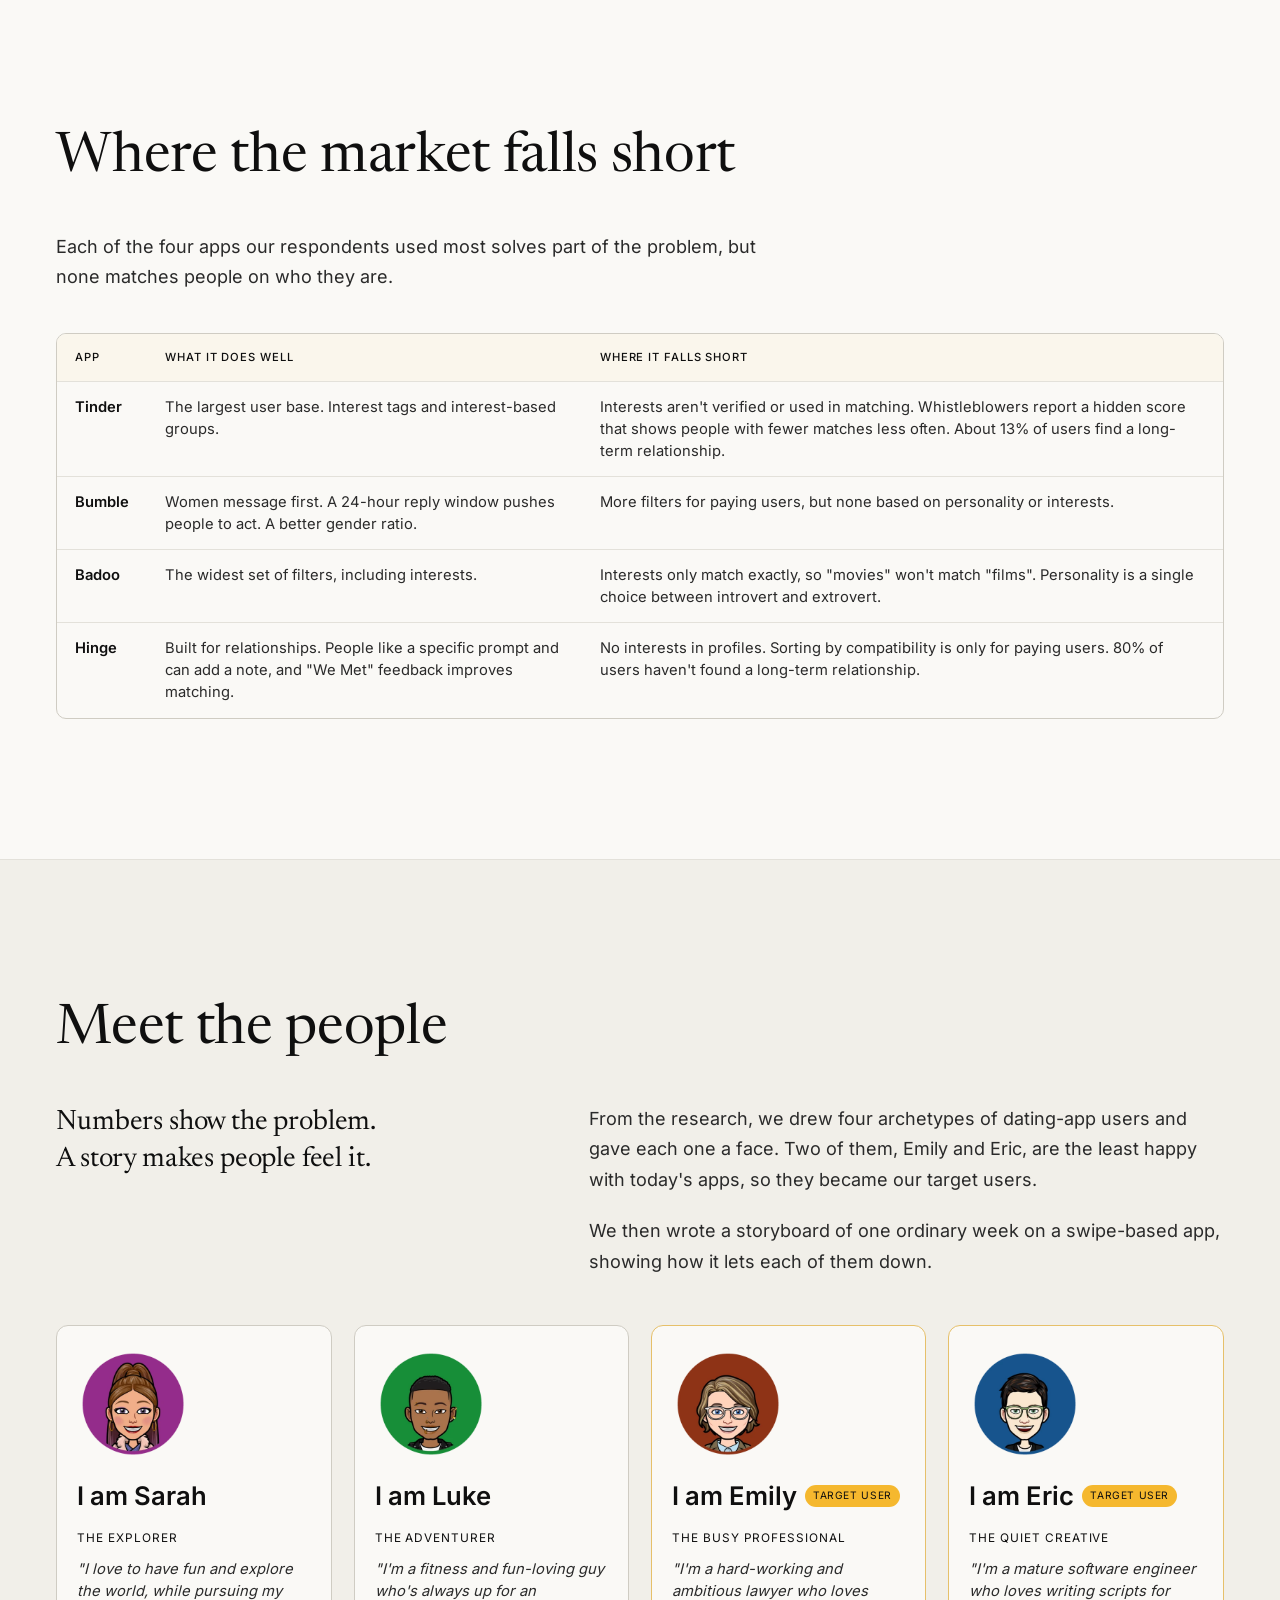
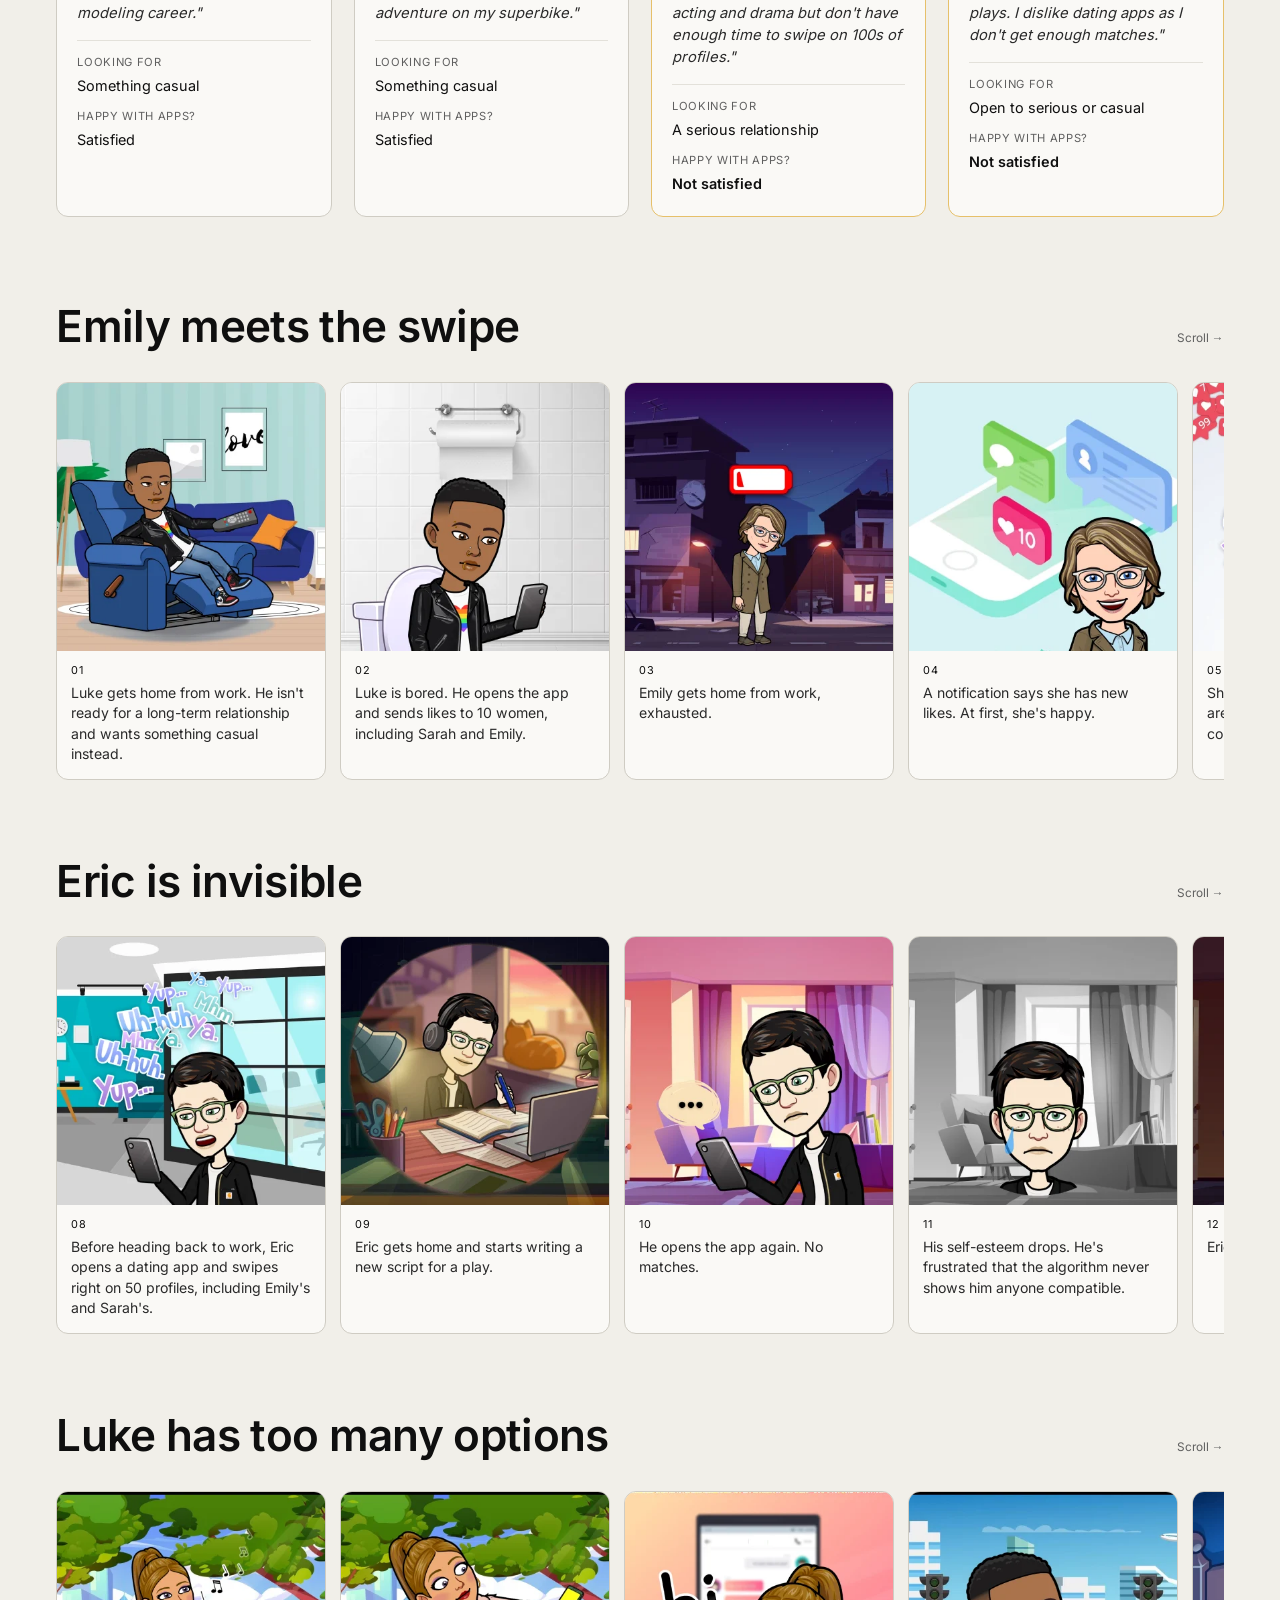
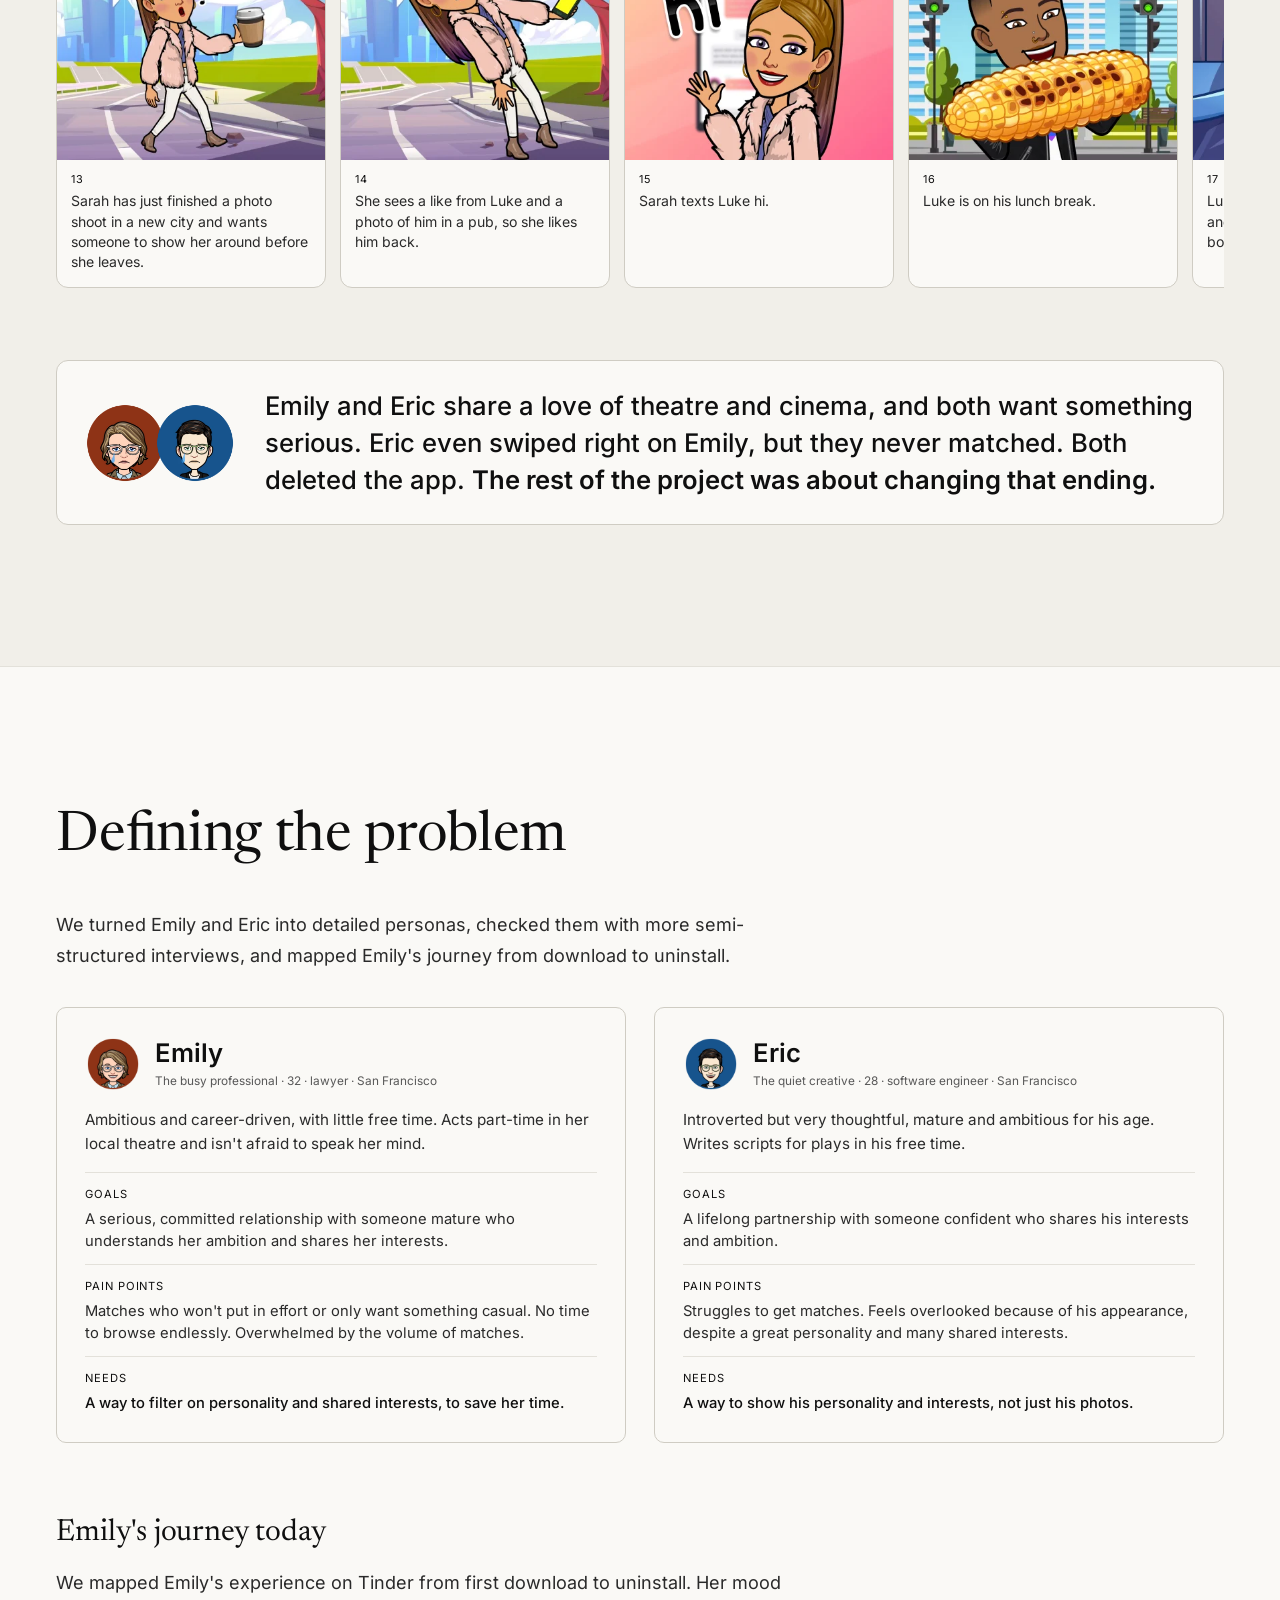
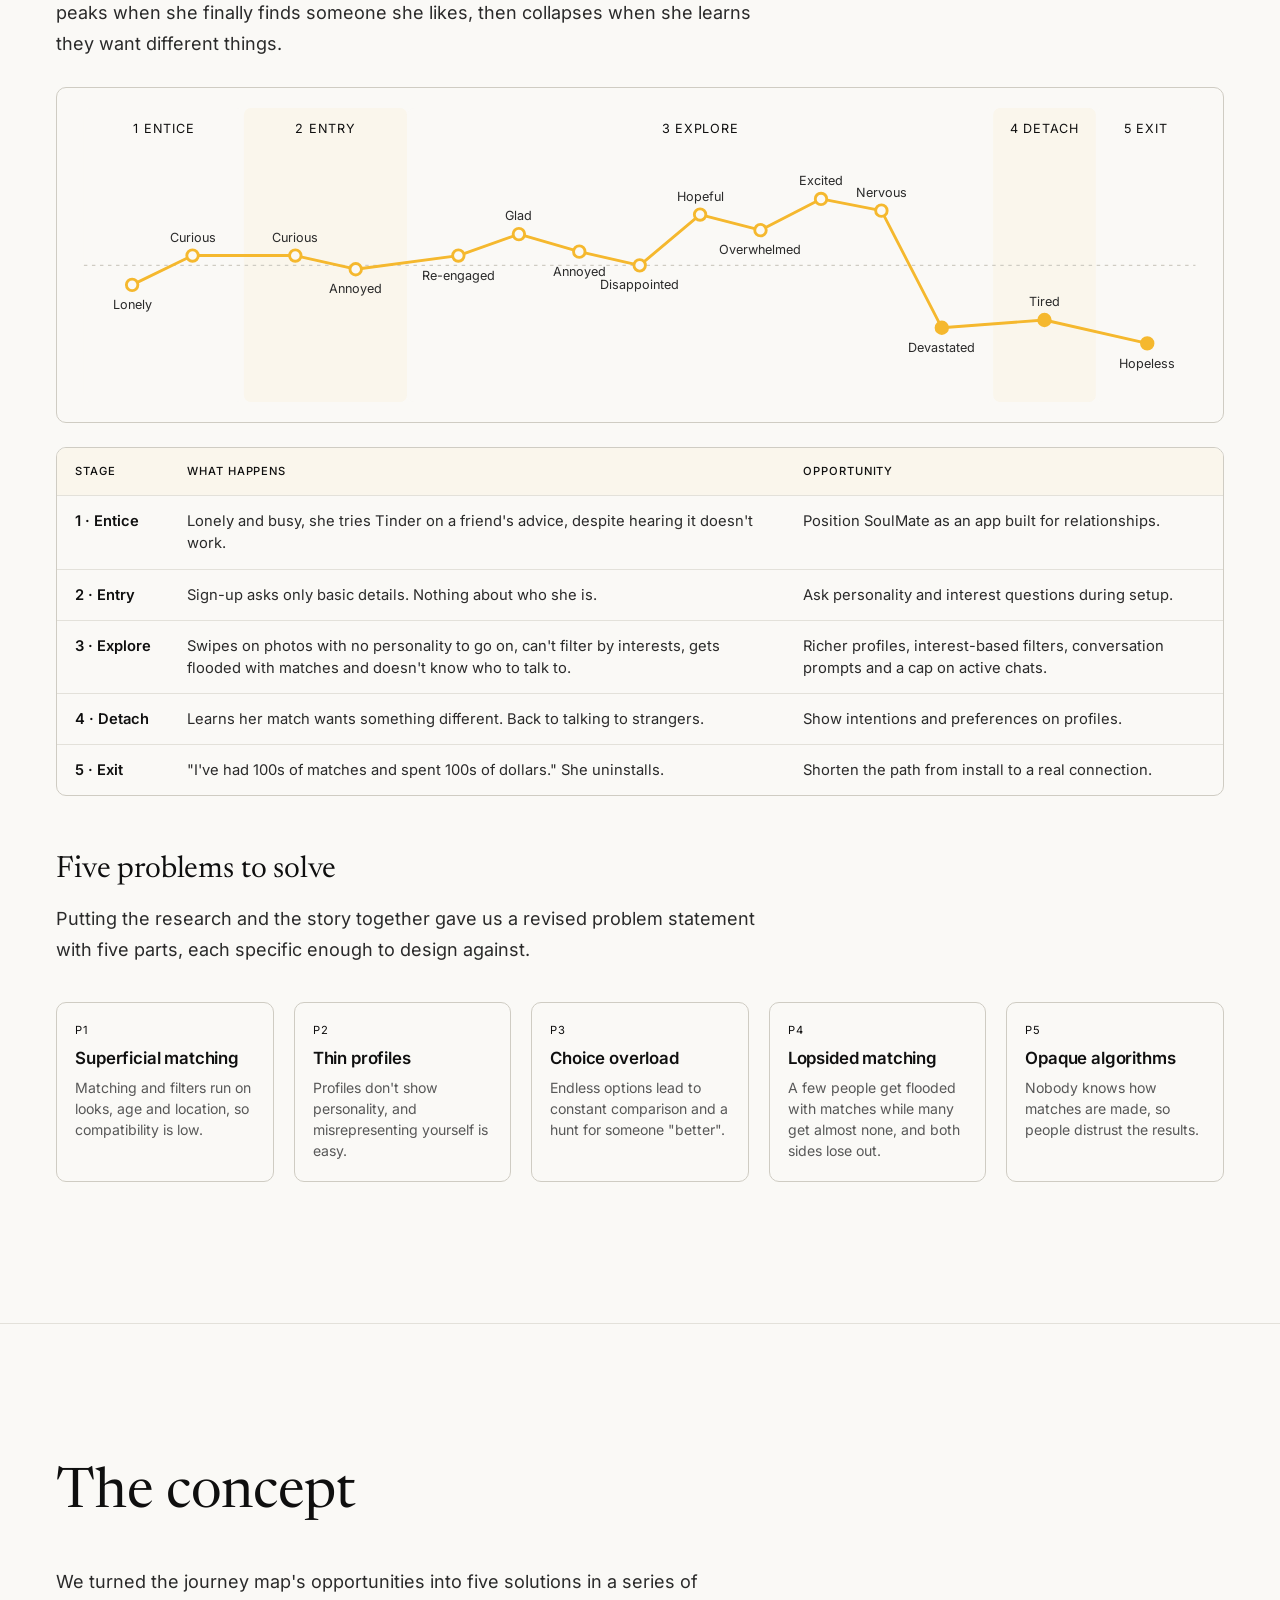
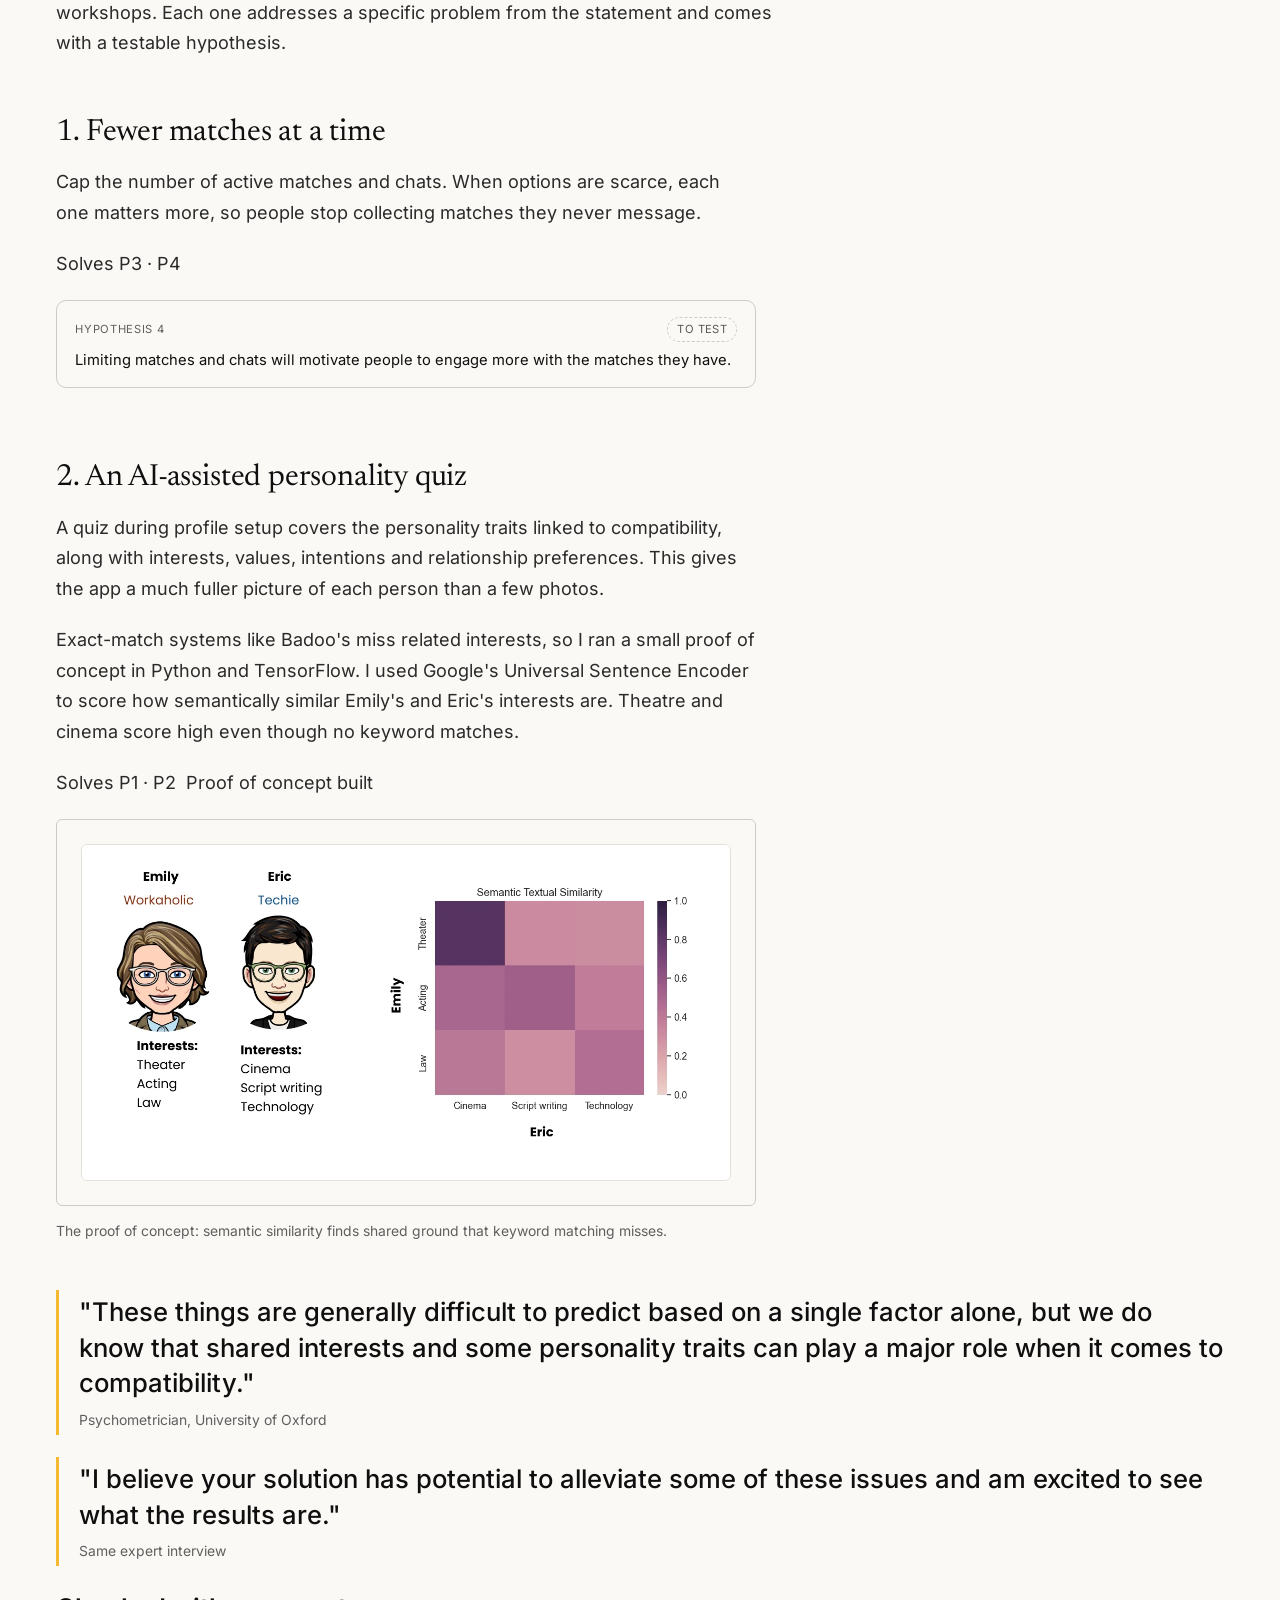
<file: soulmate.html>
<!DOCTYPE html>
<html lang="en">
<head>
<meta charset="UTF-8">
<meta name="viewport" content="width=device-width, initial-scale=1">
<title>SoulMate | Pranvi Dandriyal</title>
<meta name="description" content="A self-initiated UX research project on why dating apps fail people looking for relationships: a 107-person survey, a month of fieldwork on four apps, a literature review, and a concept that matches on personality and rewards effort over volume.">
<link rel="icon" href="data:image/svg+xml,%3Csvg xmlns=%27http://www.w3.org/2000/svg%27 viewBox=%270 0 32 32%27%3E%3Crect width=%2732%27 height=%2732%27 rx=%277%27 fill=%27%230F0F0F%27/%3E%3Ccircle cx=%2716%27 cy=%2716%27 r=%276.5%27 fill=%27%23F5B82E%27/%3E%3C/svg%3E">
<meta name="theme-color" content="#101116">
<meta property="og:type" content="article">
<meta property="og:title" content="SoulMate | Pranvi Dandriyal">
<meta property="og:description" content="Dating apps don't have a match problem. They have a choice problem. A research-led concept, from a 107-person survey to an AI matching proof of concept.">
<meta property="og:url" content="https://pranvid.github.io/PranviDandriyal/soulmate.html">
<meta property="og:image" content="https://pranvid.github.io/PranviDandriyal/images/soulmate.png">
<meta name="twitter:card" content="summary_large_image">
<link rel="preload" href="fonts/newsreader.woff2" as="font" type="font/woff2" crossorigin>
<link rel="preload" href="fonts/newsreader-italic.woff2" as="font" type="font/woff2" crossorigin>
<link rel="preload" href="fonts/inter.woff2" as="font" type="font/woff2" crossorigin>
<script>try{var t=localStorage.getItem('theme');if(t)document.documentElement.setAttribute('data-theme',t)}catch(e){}document.documentElement.classList.add('js')</script>
<link rel="stylesheet" href="styles.css?v=43">
<style>
  /* the dating funnel: 100 matches -> chats -> dates */
  .funnel {
    border: 1px solid var(--line-2); border-radius: 10px; background: var(--paper);
    box-shadow: none;
    padding: clamp(22px,4vw,44px) clamp(18px,4vw,48px);
    display: grid; gap: clamp(14px,2.2vw,22px);
  }
  .funnel__row { display: grid; grid-template-columns: minmax(7.5rem, 11rem) minmax(0,1fr); gap: clamp(12px,3vw,32px); align-items: center; }
  .funnel__label { font-family: var(--f-mono); font-size: var(--step--1); color: var(--muted); letter-spacing: .02em; }
  .funnel__label b { display: block; font-family: var(--f-display); font-weight: 600; font-size: var(--step-3); line-height: 1; color: var(--ink); letter-spacing: -0.02em; margin-bottom: 6px; font-variant-numeric: tabular-nums; }
  .funnel__row:last-child .funnel__label b { color: var(--pc-ink); }
  .funnel__dots { display: flex; flex-wrap: wrap; gap: 5px; }
  .funnel__dots i { width: 11px; height: 11px; border-radius: 50%; background: color-mix(in srgb, var(--pc) 18%, var(--surface)); }
  .funnel__dots i.on { background: var(--pc); }
  @media (max-width: 560px) {
    .funnel__row { grid-template-columns: 1fr; gap: 10px; }
    .funnel__dots i { width: 9px; height: 9px; }
  }

  /* research methods */
  .methods { display: grid; grid-template-columns: repeat(auto-fit, minmax(220px,1fr)); gap: clamp(16px,2.5vw,24px); }
  .method { border-top: 3px solid var(--pc); padding-top: 16px; }
  .method .kind { font-family: var(--f-mono); font-size: 0.7rem; letter-spacing: .1em; text-transform: uppercase; color: var(--pc-ink); }
  .method h4 { font-family: var(--f-display); font-weight: 600; font-size: var(--step-1); color: var(--ink); margin: 8px 0 8px; letter-spacing: -0.01em; }
  .method p { font-size: 0.92rem; color: var(--muted); line-height: 1.55; }

  /* hypothesis chips */
  .hypos { display: grid; grid-template-columns: repeat(auto-fit, minmax(240px,1fr)); gap: 14px; }
  .hypo { border: 1px solid var(--line-2); border-radius: 10px; background: var(--paper); padding: 16px 18px; display: grid; gap: 8px; align-content: start; }
  .hypo__top { display: flex; justify-content: space-between; align-items: center; gap: 10px; font-family: var(--f-mono); font-size: 0.7rem; letter-spacing: .06em; text-transform: uppercase; color: var(--faint); }
  .hypo__badge { border-radius: 999px; padding: 2px 9px; letter-spacing: .04em; }
  .hypo__badge--ok { background: var(--pc); color: var(--pc-text); }
  .hypo__badge--open { border: 1px dashed var(--line-2); color: var(--muted); }
  .hypo p { font-size: 0.92rem; color: var(--ink); line-height: 1.45; }

  /* small data tables */
  .table-wrap { overflow-x: auto; border: 1px solid var(--line-2); border-radius: 10px; background: var(--paper); box-shadow: none; }
  table.data { width: 100%; border-collapse: collapse; font-size: 0.92rem; min-width: 560px; }
  table.data th, table.data td { text-align: left; padding: 14px 18px; border-bottom: 1px solid var(--line); vertical-align: top; }
  table.data tr:last-child td { border-bottom: 0; }
  table.data th { font-family: var(--f-mono); font-size: 0.7rem; font-weight: 500; letter-spacing: .08em; text-transform: uppercase; color: var(--pc-ink); background: color-mix(in srgb, var(--pc) 5%, var(--paper)); }
  table.data td:first-child { font-family: var(--f-display); font-weight: 600; color: var(--ink); white-space: nowrap; }
  table.data td { color: var(--body); line-height: 1.5; }
  table.data .num { font-family: var(--f-display); font-weight: 600; font-size: var(--step-1); color: var(--ink); font-variant-numeric: tabular-nums; }
  table.data .num--hot { color: var(--pc-ink); }
  table.data--compact { min-width: 0; }
  @media (max-width: 420px) { table.data--compact th, table.data--compact td { padding: 12px 10px; } }
  @media (max-width: 640px) {
    table.data:not(.data--compact) { min-width: 0; }
    table.data:not(.data--compact) thead { display: none; }
    table.data:not(.data--compact) tr { display: grid; gap: 8px; padding: 16px 18px; border-bottom: 1px solid var(--line); }
    table.data:not(.data--compact) tr:last-child { border-bottom: 0; }
    table.data:not(.data--compact) td { display: block; padding: 0; border: 0; }
    table.data:not(.data--compact) td:first-child { font-size: var(--step-1); }
    table.data:not(.data--compact) td:nth-child(2)::before,
    table.data:not(.data--compact) td:nth-child(3)::before { display: block; font-family: var(--f-mono); font-size: 0.68rem; letter-spacing: .08em; text-transform: uppercase; color: var(--pc-ink); margin-bottom: 2px; }
    table.data:not(.data--compact) td:nth-child(2)::before { content: "Does well"; }
    table.data:not(.data--compact) td:nth-child(3)::before { content: "Falls short"; }
  }

  /* numbered problem cards */
  .problems { display: grid; grid-template-columns: repeat(auto-fit, minmax(170px,1fr)); gap: clamp(14px,2vw,20px); }
  .problem { background: var(--paper); border: 1px solid var(--line-2); border-radius: 10px; padding: 18px 18px 20px; display: grid; gap: 8px; align-content: start; }
  .problem .tag-n { font-family: var(--f-mono); font-size: 0.7rem; color: var(--pc-ink); letter-spacing: .08em; }
  .problem h4 { font-family: var(--f-display); font-weight: 600; font-size: 1.05rem; color: var(--ink); letter-spacing: -0.01em; line-height: 1.25; }
  .problem p { font-size: 0.88rem; color: var(--muted); line-height: 1.5; }

  /* concept blocks */
  .concept { display: grid; gap: 14px; }
  .concept__meta { display: flex; flex-wrap: wrap; gap: 8px 10px; }
  .concept + .concept { margin-top: clamp(40px,6vw,72px); }
  .quote { border-left: 3px solid var(--pc); padding: 4px 0 4px 20px; font-family: var(--f-display); font-weight: 500; font-size: var(--step-1); line-height: 1.4; color: var(--ink); }
  .quote cite { display: block; margin-top: 10px; font-family: var(--f-mono); font-style: normal; font-size: var(--step--1); color: var(--faint); font-weight: 400; }
  .quotes { display: grid; gap: 22px; }

  /* stability diagram */
  .stability { display: grid; grid-template-columns: repeat(auto-fit, minmax(260px,1fr)); gap: clamp(16px,3vw,28px); }
  .stability figure { margin: 0; border: 1px solid var(--line-2); border-radius: 10px; background: var(--paper); padding: 18px 18px 16px; }
  .stability svg { width: 100%; height: auto; display: block; }
  .stability h5 { font-family: var(--f-display); font-weight: 600; font-size: 0.98rem; color: var(--ink); margin: 0 0 4px; }
  .stability .sub { font-family: var(--f-mono); font-size: 0.72rem; color: var(--faint); margin: 0 0 10px; }
  .stability figcaption { font-size: 0.88rem; color: var(--muted); margin-top: 10px; line-height: 1.5; }
  .stability .ground { fill: color-mix(in srgb, var(--pc) 12%, var(--surface)); }
  .stability .ball { fill: var(--pc); }
  .stability .ball--ghost { fill: color-mix(in srgb, var(--pc) 35%, var(--paper)); }
  .stability .arrow { stroke: var(--ink); stroke-width: 2; fill: none; }
  .stability .arrow-head { fill: var(--ink); }
  .stability text { font-family: var(--f-mono); font-size: 9px; fill: var(--muted); }


  /* why it happens */
  .facts3 { display: grid; gap: 14px; grid-template-columns: repeat(3, minmax(0, 1fr)); }
  .facts3 div { border-top: 1px solid var(--ink); padding-top: 12px; display: grid; gap: 6px; align-content: start; }
  .facts3 b { font-family: var(--f-serif); font-weight: 400; font-size: var(--step-1); line-height: 1.2; color: var(--ink); }
  .facts3 span { font-size: 0.92rem; color: var(--muted); line-height: 1.5; }
  @media (max-width: 640px) { .facts3 { grid-template-columns: 1fr; } }
  .fx-bridge { font-size: var(--step-1); line-height: 1.4; color: var(--ink); max-width: 46ch; margin-bottom: clamp(20px, 3vw, 32px); }
  .fx { display: grid; grid-template-columns: repeat(3, minmax(0, 1fr)); gap: clamp(14px, 2vw, 22px); align-items: stretch; }
  .fx__card { background: var(--paper); border: 1px solid var(--line-2); border-radius: 8px; padding: clamp(18px, 2.4vw, 26px); display: flex; flex-direction: column; gap: 14px; }
  .fx__card h3 { font-family: var(--f-sans); font-weight: 600; font-size: 0.95rem; letter-spacing: 0; color: var(--ink); margin: 0; padding-bottom: 12px; border-bottom: 1px solid var(--line); }
  .fx__claim { font-family: var(--f-serif); font-size: clamp(1.3rem, 1.15rem + 0.6vw, 1.6rem) !important; line-height: 1.25; color: var(--ink) !important; margin: 0; }
  .fx__card p { margin: 0; font-size: 0.95rem; line-height: 1.55; color: var(--body); }
  .fx__card strong { color: var(--ink); font-weight: 600; }
  .fx__seen { margin-top: auto !important; padding-top: 12px; border-top: 1px dashed var(--line-2); color: var(--muted) !important; }
  .fx__stat { margin-top: auto; padding-top: 12px; border-top: 1px dashed var(--line-2); display: flex; flex-wrap: wrap; gap: 4px 20px; align-items: baseline; font-size: 0.9rem; color: var(--muted); }
  .fx__stat b { font-family: var(--f-serif); font-weight: 400; font-size: var(--step-1); color: var(--ink); margin-right: 4px; }
  .fx__stat em { font-style: normal; flex-basis: 100%; }
  @media (max-width: 900px) { .fx { grid-template-columns: 1fr; } }

  .concept .prose h3 { line-height: 1.2; }
  /* each concept: text, then (figure), then its hypothesis, all on one left-aligned column */
  .concept .split, .concept .split--rev { grid-template-columns: minmax(0, 1fr); gap: 20px; }
  .concept .split--rev .split__media { order: 0; }
  .concept .prose, .concept .split__media, .concept .hypos { max-width: 700px; }
  .concept .hypos { align-self: start !important; }

  /* padded image frame for charts exported from other tools */
  .frame--padded { aspect-ratio: auto; padding: clamp(14px,2.4vw,24px); background: var(--paper); }
  .frame--padded img { height: auto; object-fit: contain; border-radius: 6px; background: #fff; border: 1px solid var(--line); }

  /* archetypes */
  table.data tr.is-target td { background: color-mix(in srgb, var(--pc) 6%, var(--paper)); }
  table.data .target { display: inline-block; margin-left: 8px; vertical-align: 2px; font-family: var(--f-mono); font-size: 0.64rem; font-weight: 500; letter-spacing: .06em; text-transform: uppercase; background: var(--pc); color: var(--pc-text); border-radius: 999px; padding: 2px 8px; }

  /* personas */
  .personas { display: grid; grid-template-columns: repeat(auto-fit, minmax(min(100%,340px),1fr)); gap: clamp(16px,3vw,28px); }
  .persona { background: var(--paper); border: 1px solid var(--line-2); border-radius: 10px; padding: clamp(20px,3vw,28px); display: grid; gap: 16px; align-content: start; box-shadow: none; }
  .persona__head { display: flex; gap: 14px; align-items: center; }
  .persona__mono { flex: none; width: 48px; height: 48px; border-radius: 10px; background: var(--pc); color: var(--pc-text); display: grid; place-items: center; font-family: var(--f-display); font-weight: 600; font-size: 1.1rem; }
  .persona__mono--alt { background: var(--ink); color: var(--paper); }
  .persona h4 { font-family: var(--f-display); font-weight: 600; font-size: var(--step-1); color: var(--ink); line-height: 1.15; }
  .persona__head p { font-family: var(--f-mono); font-size: 0.74rem; color: var(--muted); margin-top: 3px; }
  .persona__bio { color: var(--body); font-size: 0.95rem; line-height: 1.55; }
  .persona__grid { display: grid; gap: 12px; margin: 0; }
  .persona__grid > div { border-top: 1px solid var(--line); padding-top: 12px; }
  .persona__grid dt { font-family: var(--f-mono); font-size: 0.7rem; letter-spacing: .08em; text-transform: uppercase; color: var(--pc-ink); margin-bottom: 4px; }
  .persona__grid dd { margin: 0; color: var(--body); font-size: 0.92rem; line-height: 1.5; }
  .persona__need dd { color: var(--ink); font-weight: 500; }

  /* journey sentiment chart */
  .journey { border: 1px solid var(--line-2); border-radius: 10px; background: var(--paper); padding: clamp(12px,2vw,20px); box-shadow: none; }
  .journey__chart { overflow-x: auto; }
  .journey svg { display: block; width: 100%; min-width: 780px; height: auto; }
  .jm-band { fill: var(--paper); }
  .jm-band--alt { fill: color-mix(in srgb, var(--pc) 5%, var(--paper)); }
  .jm-stage { font-family: var(--f-mono); font-size: 11px; letter-spacing: .06em; fill: var(--pc-ink); text-transform: uppercase; }
  .jm-mid { stroke: var(--line-2); stroke-dasharray: 3 4; }
  .jm-line { fill: none; stroke: var(--pc); stroke-width: 2.5; stroke-linejoin: round; }
  .jm-dot { fill: var(--paper); stroke: var(--pc); stroke-width: 2.5; }
  .jm-dot--low { fill: var(--pc); }
  .jm-label { font-family: var(--f-sans); font-size: 11px; fill: var(--body); }

  .story { border-left: 3px solid var(--pc); padding: 4px 0 4px 22px; max-width: 70ch; }
  .story p:last-child { font-family: var(--f-display); font-weight: 500; font-size: var(--step-1); line-height: 1.45; color: var(--ink); }

  /* reply ratio before/after */
  .ratio { border: 1px solid var(--line-2); border-radius: 10px; background: var(--paper); padding: clamp(16px,2.6vw,26px); display: grid; grid-template-columns: auto 1fr 1fr; gap: 12px 14px; align-items: stretch; box-shadow: none; }
  .ratio__col-head { font-family: var(--f-display); font-weight: 600; font-size: var(--step-1); color: var(--ink); }
  .ratio__row-head { font-family: var(--f-mono); font-size: 0.72rem; letter-spacing: .08em; text-transform: uppercase; color: var(--pc-ink); align-self: center; writing-mode: vertical-rl; transform: rotate(180deg); }
  .ratio__cell { border: 1px solid var(--line); border-radius: 8px; padding: 14px; display: grid; gap: 4px; align-content: start; background: color-mix(in srgb, var(--surface) 45%, var(--paper)); }
  .ratio__cell b { font-family: var(--f-display); font-weight: 600; font-size: var(--step-2); line-height: 1; font-variant-numeric: tabular-nums; }
  .ratio__cell b.good { color: #1F6B4A; }
  .ratio__cell b.bad { color: var(--pc-ink); }
  .ratio__cell > span { font-family: var(--f-mono); font-size: 0.72rem; color: var(--muted); }
  .ratio__cell small { font-size: 0.82rem; color: var(--muted); }
  .ratio__dots, .ratio__legend { display: flex; flex-wrap: wrap; gap: 5px; margin-top: 8px; }
  .ratio i { width: 12px; height: 12px; border-radius: 50%; border: 2px solid var(--pc); display: inline-block; }
  .ratio i.on { background: var(--pc); }
  .ratio__legend { grid-column: 1 / -1; gap: 18px; margin: 4px 0 0; font-family: var(--f-mono); font-size: 0.72rem; color: var(--muted); }
  .ratio__legend span { display: inline-flex; gap: 6px; align-items: center; }


  /* cast */
  .cast { display: grid; grid-template-columns: repeat(auto-fit, minmax(min(100%,230px),1fr)); gap: clamp(14px,2.2vw,22px); margin-bottom: clamp(44px,6vw,72px); }
  .cast__card { background: var(--paper); border: 1px solid var(--line-2); border-radius: 12px; padding: 22px 20px 20px; display: grid; gap: 10px; align-content: start; }
  .cast__card.is-target { border-color: color-mix(in srgb, var(--pc) 60%, var(--line-2)); box-shadow: none; }
  .cast__face { width: 112px; height: 112px; border-radius: 50%; }
  .cast__name { display: flex; flex-wrap: wrap; gap: 8px; align-items: center; margin-top: 4px; }
  .cast__name h4 { font-family: var(--f-display); font-weight: 600; font-size: var(--step-1); color: var(--ink); }
  .cast .target, .persona .target { font-family: var(--f-mono); font-size: 0.64rem; letter-spacing: .06em; text-transform: uppercase; background: var(--pc); color: var(--pc-text); border-radius: 999px; padding: 2px 8px; }
  .cast__arch { font-family: var(--f-mono); font-size: 0.74rem; letter-spacing: .08em; text-transform: uppercase; color: var(--pc-ink); }
  .cast__quote { font-size: 0.92rem; color: var(--body); line-height: 1.5; font-style: italic; }
  .cast__facts { display: grid; gap: 8px; margin: 6px 0 0; border-top: 1px solid var(--line); padding-top: 12px; }
  .cast__facts div { display: grid; gap: 2px; }
  .cast__facts dt { font-family: var(--f-mono); font-size: 0.7rem; color: var(--faint); text-transform: uppercase; letter-spacing: .06em; }
  .cast__facts dd { margin: 0; font-size: 0.9rem; color: var(--ink); }

  /* storyboard reels */
  .act + .act { margin-top: clamp(32px,5vw,48px); }
  .act__head { display: flex; align-items: baseline; gap: 14px; flex-wrap: wrap; margin-bottom: 14px; }
  .act__head h3 { font-family: var(--f-display); font-weight: 600; font-size: var(--step-2); color: var(--ink); letter-spacing: -0.015em; }
  .act__hint { margin-left: auto; font-family: var(--f-mono); font-size: 0.74rem; color: var(--faint); }
  .reel { display: grid; grid-auto-flow: column; grid-auto-columns: clamp(220px, 24vw, 270px); gap: 14px; overflow-x: auto; scroll-snap-type: x mandatory; padding: 4px 4px 16px; scrollbar-color: var(--line-2) transparent; }
  .reel:focus-visible { outline: 2px solid var(--pc); outline-offset: 2px; border-radius: 12px; }
  .panel { margin: 0; scroll-snap-align: start; background: var(--paper); border: 1px solid var(--line-2); border-radius: 12px; overflow: hidden; display: grid; grid-template-rows: auto 1fr; }
  .panel img { width: 100%; aspect-ratio: 1; object-fit: cover; }
  .panel figcaption { padding: 12px 14px 14px; font-size: 0.88rem; line-height: 1.45; color: var(--body); }
  .panel figcaption span { display: block; font-family: var(--f-mono); font-size: 0.68rem; color: var(--pc-ink); letter-spacing: .08em; margin-bottom: 4px; }

  /* story callouts with faces */
  .story { display: flex; gap: clamp(16px,3vw,28px); align-items: center; border-left: 0; padding: clamp(18px,3vw,26px); border: 1px solid var(--line-2); border-radius: 12px; background: var(--paper); max-width: none; }
  .story__faces { display: flex; flex: none; }
  .story__faces img { width: clamp(56px,8vw,84px); height: auto; border-radius: 50%; }
  .story__faces img + img { margin-left: -14px; }
  @media (max-width: 560px) { .story { flex-direction: column; align-items: flex-start; } }

  /* matching diagram */
  .matching { margin-block: clamp(22px,4vw,36px); border: 1px solid var(--line-2); border-radius: 12px; background: #000; padding: clamp(14px,2.5vw,26px); }
  .matching { display: grid; grid-template-columns: repeat(2, minmax(0, 1fr)); gap: clamp(16px, 3vw, 40px); }
  .matching__panel { margin: 0; }
  .matching figcaption { font-family: var(--f-sans); font-size: var(--step--1); font-weight: 500; letter-spacing: .08em; text-transform: uppercase; color: #F5F2EC; margin-bottom: 12px; }
  .matching svg { display: block; width: 100%; height: auto; font-family: var(--f-sans); }
  @media (max-width: 640px) { .matching { grid-template-columns: 1fr; } }

  .persona__face { flex: none; width: 56px; height: 56px; border-radius: 50%; }
  .ratio__col-head { display: flex; align-items: center; gap: 10px; }
  .ratio__col-head img { width: 40px; height: 40px; border-radius: 50%; }
  .sources { font-size: 0.8rem; color: var(--faint); line-height: 1.55; max-width: 90ch; }
  .sources li { margin-bottom: 6px; }
</style>
</head>
<body data-case="soulmate">
<a class="skip" href="#context">Skip to case study</a>

<header class="site-head">
  <div class="wrap site-head__in">
    <a class="brand" href="./">Pranvi Dandriyal</a>
    <nav class="nav" aria-label="Primary">
      <a href="./#work" data-nav-hide>Work</a>
      <a href="./#about" data-nav-hide>About</a>
      <a href="pranvidandriyal-resume.pdf">Resume ↗</a>
      <a href="./#contact">Contact</a>
      <button class="tbtn" id="tog" type="button" aria-label="Toggle light and dark theme" aria-pressed="false"><svg viewBox="0 0 16 16" fill="none" stroke="currentColor" stroke-width="1.4" aria-hidden="true"><circle cx="8" cy="8" r="5.6"/><path d="M8 2.4a5.6 5.6 0 0 1 0 11.2z" fill="currentColor"/></svg></button>
    </nav>
  </div>
</header>

<main>

  <!-- HEADER -->
  <section class="case-head wrap">
    <a class="back" href="./#work">← All work</a>
    <h1>Dating apps have a <span class="hl">choice</span> problem, not a match problem.</h1>
    <p class="case-head__sub">Most people on dating apps want a relationship, and most of them aren't finding one. Over three months, I researched why, combining a survey, fieldwork on the apps and a literature review. The research led to a concept that matches people on personality and rewards effort over volume.</p>

    <dl class="spec">
      <div><dt>My role</dt><dd>UX designer: research, analysis, synthesis, concept</dd></div>
      <div><dt>Team</dt><dd>2 UX designers</dd></div>
      <div><dt>Timeline</dt><dd>3 months · Feb–Apr 2023</dd></div>
      <div><dt>Methods</dt><dd>Survey · ethnography · literature · competitors</dd></div>
    </dl>
  </section>

  <div class="wrap case-hero-img">
    <div class="funnel" role="img" aria-label="Of every 100 matches, survey respondents typically chat with about 10 and meet about 1.">
      <div class="funnel__row">
        <div class="funnel__label"><b>100</b>matches</div>
        <div class="funnel__dots" data-dots="100" data-on="100"></div>
      </div>
      <div class="funnel__row">
        <div class="funnel__label"><b>~10</b>become a chat</div>
        <div class="funnel__dots" data-dots="100" data-on="10"></div>
      </div>
      <div class="funnel__row">
        <div class="funnel__label"><b>~1</b>becomes a date</div>
        <div class="funnel__dots" data-dots="100" data-on="1"></div>
      </div>
    </div>
    <p class="figcap">From the survey: 59.8% of respondents chat with about 1 in 10 of their matches, and 84.8% meet about 1 in 10 of the people they chat with.</p>
  </div>

  <!-- AT A GLANCE -->
  <section class="section" style="padding-top:0">
    <div class="wrap">
      <div class="stats">
        <div class="stat">
          <div class="stat__num"><b class="mm">107</b></div>
          <p class="stat__label">survey respondents across 13 countries</p>
        </div>
        <div class="stat">
          <div class="stat__num"><b>82%</b></div>
          <p class="stat__label">were not satisfied with the dating apps they use</p>
        </div>
        <div class="stat">
          <div class="stat__num"><b>89%</b></div>
          <p class="stat__label">would take a 15-minute personality quiz to get better matches</p>
        </div>
        <div class="stat">
          <div class="stat__num"><b>40%</b></div>
          <p class="stat__label">would pay for an app like this, compared with 28% for the apps they use now</p>
        </div>
      </div>
    </div>
  </section>

  <hr class="rule">

  <!-- CONTEXT -->
  <section class="section" id="context">
    <div class="wrap">
      <div class="section-label"><h2>The problem</h2></div>
      <div class="split">
        <p class="lead-in">People go to dating apps to find a partner. The apps are designed to keep them swiping.</p>
        <div class="prose">
          <p>Online dating is now the most common way US couples meet: a 2019 Stanford study found nearly 40% first met online. Yet the leading apps match mostly on photos, age and distance, so many people end up with plenty of matches and no real connection.</p>
          <p>We started with one question: <strong>why is it so hard to find a compatible partner on apps built to do exactly that?</strong> We wanted the research to find the real problem before we thought about features.</p>
          <h4>Who we designed for</h4>
          <p>People who want a meaningful relationship and are open to finding it through an app. Many have tried the current apps and felt let down, and they would put in more effort if it led to better matches.</p>
        </div>
      </div>
    </div>
  </section>

  <hr class="rule">

  <!-- APPROACH -->
  <section class="section">
    <div class="wrap">
      <div class="section-label"><h2>How I researched it</h2></div>
      <div class="prose" style="margin-bottom:clamp(28px,5vw,48px)">
        <p>No single method explains dating behaviour, because what people say, what they do and why they do it often don't line up. I used four methods, each covering a gap the others left, and we logged our hypotheses as we went so each one could be tested against evidence.</p>
      </div>
      <div class="methods">
        <div class="method">
          <span class="kind">What people say</span>
          <h4>Survey</h4>
          <p>107 respondents in 13 countries, mostly aged 18–34, to validate the problem and measure how people behave on the apps.</p>
        </div>
        <div class="method">
          <span class="kind">What people do</span>
          <h4>Ethnography</h4>
          <p>A month using four dating apps ourselves, plus in-depth interviews with 10 people aged 25–35.</p>
        </div>
        <div class="method">
          <span class="kind">Why they do it</span>
          <h4>Literature review</h4>
          <p>Research on choice overload, partner selection and self-esteem, used to explain what we saw.</p>
        </div>
        <div class="method">
          <span class="kind">Where the market falls short</span>
          <h4>Competitor analysis</h4>
          <p>Tinder, Bumble, Badoo and Hinge, the four apps our respondents used most, compared on how they match and filter.</p>
        </div>
      </div>
    </div>
  </section>

  <hr class="rule">

  <!-- SURVEY -->
  <section class="section section--tint">
    <div class="wrap">
      <div class="section-label"><h2>What people told us</h2></div>
      <div class="prose" style="margin-bottom:clamp(28px,5vw,52px)">
        <p>The survey showed a clear gap. People want relationships, they rarely get past the match, and they're unhappy enough to try something new, even if it asks more of them.</p>
      </div>

      <div class="gallery" style="grid-template-columns:repeat(auto-fit,minmax(min(100%,340px),1fr)); margin-bottom:clamp(28px,5vw,52px)">
        <div class="viz">
          <h5>Why are you on dating apps?</h5>
          <p class="viz__sub">% of 107 respondents</p>
          <div class="bar-row"><div><div class="bar-label">To go on dates</div><div class="bar-track"><div class="bar" style="width:100%"></div></div></div><span class="bar-num">36.4</span></div>
          <div class="bar-row"><div><div class="bar-label">To find a life partner</div><div class="bar-track"><div class="bar" style="width:89.8%"></div></div></div><span class="bar-num">32.7</span></div>
          <div class="bar-row"><div><div class="bar-label">To have a hookup</div><div class="bar-track"><div class="bar" style="width:59.1%"></div></div></div><span class="bar-num">21.5</span></div>
          <div class="bar-row"><div><div class="bar-label">To find friends</div><div class="bar-track"><div class="bar" style="width:25.5%"></div></div></div><span class="bar-num">9.3</span></div>
        </div>
        <div class="viz">
          <h5>Matches per day, by gender</h5>
          <p class="viz__sub">self-reported mean · men n=45, women n=55</p>
          <div class="bar-row"><div><div class="bar-label">Women (SD 3.51)</div><div class="bar-track"><div class="bar" style="width:100%"></div></div></div><span class="bar-num">3.70</span></div>
          <div class="bar-row"><div><div class="bar-label">Men (SD 1.70)</div><div class="bar-track"><div class="bar" style="width:41.6%"></div></div></div><span class="bar-num">1.54</span></div>
          <p class="viz__sub" style="margin:18px 0 0">The difference was statistically significant. The non-binary group (n=4) was too small to analyse.</p>
        </div>
        <div class="viz">
          <h5>How ready are people for something new?</h5>
          <p class="viz__sub">% of respondents answering yes</p>
          <div class="bar-row"><div><div class="bar-label">Would try a new dating app</div><div class="bar-track"><div class="bar" style="width:86.9%"></div></div></div><span class="bar-num">86.9</span></div>
          <div class="bar-row"><div><div class="bar-label">Would take a 15-min personality quiz</div><div class="bar-track"><div class="bar" style="width:88.8%"></div></div></div><span class="bar-num">88.8</span></div>
          <div class="bar-row"><div><div class="bar-label">Satisfied with their current apps</div><div class="bar-track"><div class="bar" style="width:17.8%"></div></div></div><span class="bar-num">17.8</span></div>
        </div>
        <div class="viz">
          <h5>Would you pay for it?</h5>
          <p class="viz__sub">% willing to pay for a subscription</p>
          <div class="bar-row"><div><div class="bar-label">A personality-matched app like ours</div><div class="bar-track"><div class="bar" style="width:40%"></div></div></div><span class="bar-num">40</span></div>
          <div class="bar-row"><div><div class="bar-label">The dating apps they use today</div><div class="bar-track"><div class="bar" style="width:28%"></div></div></div><span class="bar-num">28</span></div>
        </div>
      </div>

      <div class="split" style="margin-bottom:clamp(32px,5vw,56px)">
        <div class="prose">
          <h4 style="margin-top:0">1. Matches rarely turn into anything</h4>
          <p>69.1% of respondents were on the apps to date or find a partner, yet most got fewer matches than they expected, and only about 1 in 100 matches became a meeting.</p>
          <h4>2. The experience is lopsided</h4>
          <p>Women reported more than twice as many matches a day as men, so the experience differs a lot depending on who you are.</p>
        </div>
        <div class="prose">
          <h4 style="margin-top:0">3. People aren't swiping mindlessly</h4>
          <p>The most common answer (43.9%) was that people look at photos <em>and</em> read the bio before swiping. They want more to go on than the apps give them.</p>
          <h4>4. They'll put in effort for better matches</h4>
          <p>Nearly 9 in 10 would spend 15 minutes on a personality quiz, and more would pay for an app like ours than for the apps they use now.</p>
        </div>
      </div>

      <p class="eyebrow" style="margin-bottom:16px">Hypotheses tested by the survey</p>
      <div class="hypos">
        <div class="hypo"><div class="hypo__top"><span>Hypothesis 1</span><span class="hypo__badge hypo__badge--ok">Validated</span></div><p>People will answer 10–15 minutes of psychometric questions to get deeper matching.</p></div>
        <div class="hypo"><div class="hypo__top"><span>Hypothesis 2</span><span class="hypo__badge hypo__badge--ok">Validated</span></div><p>People will try a new app, even in a crowded market.</p></div>
        <div class="hypo"><div class="hypo__top"><span>Hypothesis 3</span><span class="hypo__badge hypo__badge--ok">Validated</span></div><p>Most people's main reason for using dating apps is to find a relationship.</p></div>
      </div>
    </div>
  </section>

  <hr class="rule">

  <!-- ETHNOGRAPHY -->
  <section class="section">
    <div class="wrap">
      <div class="section-label"><h2>What people actually do</h2></div>
      <div class="split" style="margin-bottom:clamp(32px,5vw,56px)">
        <div class="prose">
          <p class="quote" style="margin-bottom:24px">"What people say, what people do, and what people say they do are entirely different things."<cite>Margaret Mead, anthropologist</cite></p>
          <p>Surveys capture what people <em>say</em>. To see what they actually <em>do</em>, we used four dating apps ourselves for a month, swiping through 100 profiles a day and logging our own matches, chats and dates.</p>
          <p>We also ran in-depth interviews with 10 people aged 25–35, recruited through our own networks. People tend to act differently when they feel observed, which is known as the Hawthorne effect. So instead of a scripted Q&amp;A, we kept the sessions informal: we talked through our own experience on the apps and asked participants to walk us through theirs.</p>
        </div>
        <div class="split__media">
          <div class="table-wrap">
            <table class="data data--compact">
              <caption class="sr-only">Our own month on the apps: matches, chats and dates</caption>
              <thead><tr><th>One month</th><th>Matches</th><th>Chats</th><th>Dates</th></tr></thead>
              <tbody>
                <tr><td>Me</td><td class="num">35</td><td class="num">15</td><td class="num num--hot">1</td></tr>
                <tr><td>Teammate</td><td class="num">97</td><td class="num">32</td><td class="num num--hot">1</td></tr>
              </tbody>
            </table>
          </div>
          <p class="figcap">Nearly three times the matches, and the same single date.</p>
        </div>
      </div>

      <div class="prose" style="max-width:74ch">
        <h3>What we saw</h3>
        <ul class="checklist">
            <li>Most matches weren't compatible for a long-term relationship.</li>
            <li>Profiles didn't give enough to judge someone's personality or interests.</li>
            <li>People misrepresented themselves. Very few people in Tinder's gamers group actually played games, and many people's stated intentions didn't match what they wanted.</li>
            <li>People with lots of matches treated chatting as a chore.</li>
            <li>Endless swiping made people rule others out over hair or clothes, in a way they never would in person.</li>
            <li>Participants with long relationships said apps work against compromise, and described them as <q>shopping</q> and a place where <q>the grass is greener</q>.</li>
            <li>Some worried that personality matching would filter them out. We kept that concern in mind when designing filters.</li>
            <li>Despite poor odds, most stayed hopeful and were willing to put in more effort.</li>
          </ul>
      </div>
    </div>
  </section>

  <hr class="rule">

  <!-- LITERATURE -->
  <section class="section section--tint">
    <div class="wrap">
      <div class="section-label"><h2>Why it happens</h2></div>
      <p class="lead-in" style="margin-bottom:clamp(20px,3vw,32px)">We knew what people said and what they did. The research literature explained why.</p>
      <div style="margin-bottom:clamp(28px,4vw,44px)">
        <div class="facts3">
          <div><b>More matches for women</b><span>Published data shows women get far more matches than men.</span></div>
          <div><b>Same dissatisfaction</b><span>Yet women looking for a relationship are just as dissatisfied as men.</span></div>
          <div><b>~57</b><span>matches, on average, to lead to a single meet-up.</span></div>
        </div>
      </div>
      <p class="fx-bridge"><strong>So the number of matches isn't the problem.</strong> Three well-studied effects explain what is.</p>

      <div class="fx">
        <article class="fx__card">
          <h3>Too much choice</h3>
          <p class="fx__claim">When the pool feels endless, every person feels replaceable.</p>
          <p><strong>Iyengar and Lepper's jam study:</strong> shoppers offered fewer options were happier with what they picked. Dating apps show the same effect.</p>
          <p class="fx__seen">In the field, people spent less time on each profile and ghosted more easily.</p>
        </article>
        <article class="fx__card">
          <h3>The wrong way of comparing</h3>
          <p class="fx__claim">Apps make people compare many profiles side by side.</p>
          <p><strong>Finkel and colleagues:</strong> online daters compare many profiles on traits like looks and height, while offline people judge one person at a time, closer to how relationships actually work.</p>
          <div class="fx__stat"><span><b>70%</b> of women</span><span><b>55%</b> of men</span><em>filter out potential matches, mostly on height and age.</em></div>
        </article>
        <article class="fx__card">
          <h3>A cost to self-esteem</h3>
          <p class="fx__claim">Few matches, or constant comparison, wears people down.</p>
          <p>Research links the sense of endless options to lower self-esteem and more fear of being single.</p>
          <p class="fx__seen">The people who most want a relationship feel it the most.</p>
        </article>
      </div>
    </div>
  </section>

  <hr class="rule">

  <!-- INSIGHT -->
  <section class="section">
    <div class="wrap">
      <p class="insight">Dating apps optimise for <em class="emph">more</em> matches. People need <em class="emph">fewer, better</em> ones, and enough information to believe each one is worth their time.</p>
    </div>
  </section>

  <hr class="rule">

  <!-- COMPETITORS -->
  <section class="section">
    <div class="wrap">
      <div class="section-label"><h2>Where the market falls short</h2></div>
      <div class="prose" style="margin-bottom:clamp(24px,4vw,40px)">
        <p>Each of the four apps our respondents used most solves part of the problem, but none matches people on who they are.</p>
      </div>
      <div class="table-wrap">
        <table class="data">
          <caption class="sr-only">Competitor comparison of Tinder, Bumble, Badoo and Hinge</caption>
          <thead><tr><th>App</th><th>What it does well</th><th>Where it falls short</th></tr></thead>
          <tbody>
            <tr><td>Tinder</td><td>The largest user base. Interest tags and interest-based groups.</td><td>Interests aren't verified or used in matching. Whistleblowers report a hidden score that shows people with fewer matches less often. About 13% of users find a long-term relationship.</td></tr>
            <tr><td>Bumble</td><td>Women message first. A 24-hour reply window pushes people to act. A better gender ratio.</td><td>More filters for paying users, but none based on personality or interests.</td></tr>
            <tr><td>Badoo</td><td>The widest set of filters, including interests.</td><td>Interests only match exactly, so "movies" won't match "films". Personality is a single choice between introvert and extrovert.</td></tr>
            <tr><td>Hinge</td><td>Built for relationships. People like a specific prompt and can add a note, and "We Met" feedback improves matching.</td><td>No interests in profiles. Sorting by compatibility is only for paying users. 80% of users haven't found a long-term relationship.</td></tr>
          </tbody>
        </table>
      </div>
    </div>
  </section>

  <hr class="rule">

  <!-- PEOPLE -->
  <section class="section section--tint">
    <div class="wrap">
      <div class="section-label"><h2>Meet the people</h2></div>
      <div class="split" style="margin-bottom:clamp(28px,5vw,48px)">
        <p class="lead-in">Numbers show the problem. A story makes people feel it.</p>
        <div class="prose">
          <p>From the research, we drew four archetypes of dating-app users and gave each one a face. Two of them, Emily and Eric, are the least happy with today's apps, so they became our target users.</p>
          <p>We then wrote a storyboard of one ordinary week on a swipe-based app, showing how it lets each of them down.</p>
        </div>
      </div>
      <div class="cast">
        <article class="cast__card">
          <img class="cast__face" src="images/sm-face-sarah.webp" alt="Sarah" width="320" height="320" fetchpriority="high" decoding="async">
          <div class="cast__name"><h4>I am Sarah</h4></div>
          <p class="cast__arch">The explorer</p>
          <p class="cast__quote">"I love to have fun and explore the world, while pursuing my modeling career."</p>
          <dl class="cast__facts"><div><dt>Looking for</dt><dd>Something casual</dd></div><div><dt>Happy with apps?</dt><dd>Satisfied</dd></div></dl>
        </article>
        <article class="cast__card">
          <img class="cast__face" src="images/sm-face-luke.webp" alt="Luke" width="320" height="320" loading="lazy" decoding="async">
          <div class="cast__name"><h4>I am Luke</h4></div>
          <p class="cast__arch">The adventurer</p>
          <p class="cast__quote">"I'm a fitness and fun-loving guy who's always up for an adventure on my superbike."</p>
          <dl class="cast__facts"><div><dt>Looking for</dt><dd>Something casual</dd></div><div><dt>Happy with apps?</dt><dd>Satisfied</dd></div></dl>
        </article>
        <article class="cast__card is-target">
          <img class="cast__face" src="images/sm-face-emily.webp" alt="Emily" width="320" height="320" loading="lazy" decoding="async">
          <div class="cast__name"><h4>I am Emily</h4><span class="target">Target user</span></div>
          <p class="cast__arch">The busy professional</p>
          <p class="cast__quote">"I'm a hard-working and ambitious lawyer who loves acting and drama but don't have enough time to swipe on 100s of profiles."</p>
          <dl class="cast__facts"><div><dt>Looking for</dt><dd>A serious relationship</dd></div><div><dt>Happy with apps?</dt><dd><strong>Not satisfied</strong></dd></div></dl>
        </article>
        <article class="cast__card is-target">
          <img class="cast__face" src="images/sm-face-eric.webp" alt="Eric" width="320" height="320" loading="lazy" decoding="async">
          <div class="cast__name"><h4>I am Eric</h4><span class="target">Target user</span></div>
          <p class="cast__arch">The quiet creative</p>
          <p class="cast__quote">"I'm a mature software engineer who loves writing scripts for plays. I dislike dating apps as I don't get enough matches."</p>
          <dl class="cast__facts"><div><dt>Looking for</dt><dd>Open to serious or casual</dd></div><div><dt>Happy with apps?</dt><dd><strong>Not satisfied</strong></dd></div></dl>
        </article>
      </div>

      <div class="act">
        <div class="act__head"><h3>Emily meets the swipe</h3><span class="act__hint" aria-hidden="true">Scroll →</span></div>
        <div class="reel" tabindex="0" role="region" aria-label="Act 1: Emily meets the swipe, storyboard panels 1 to 7">
          <figure class="panel"><img src="images/sm-story-01.webp" alt="" width="400" height="400" loading="lazy" decoding="async"><figcaption><span>01</span>Luke gets home from work. He isn't ready for a long-term relationship and wants something casual instead.</figcaption></figure><figure class="panel"><img src="images/sm-story-02.webp" alt="" width="400" height="400" loading="lazy" decoding="async"><figcaption><span>02</span>Luke is bored. He opens the app and sends likes to 10 women, including Sarah and Emily.</figcaption></figure><figure class="panel"><img src="images/sm-story-03.webp" alt="" width="400" height="400" loading="lazy" decoding="async"><figcaption><span>03</span>Emily gets home from work, exhausted.</figcaption></figure><figure class="panel"><img src="images/sm-story-04.webp" alt="" width="400" height="400" loading="lazy" decoding="async"><figcaption><span>04</span>A notification says she has new likes. At first, she's happy.</figcaption></figure><figure class="panel"><img src="images/sm-story-05.webp" alt="" width="400" height="400" loading="lazy" decoding="async"><figcaption><span>05</span>She's quickly overwhelmed. There are too many likes and no time to compare each one.</figcaption></figure><figure class="panel"><img src="images/sm-story-06.webp" alt="" width="400" height="400" loading="lazy" decoding="async"><figcaption><span>06</span>Neither profile says much, so she picks Luke. He's her age, so she assumes he must be mature.</figcaption></figure><figure class="panel"><img src="images/sm-story-07.webp" alt="" width="400" height="400" loading="lazy" decoding="async"><figcaption><span>07</span>Emily goes to bed hoping Luke also likes theatre and wants something long-term, just like her.</figcaption></figure>
        </div>
      </div>
      <div class="act">
        <div class="act__head"><h3>Eric is invisible</h3><span class="act__hint" aria-hidden="true">Scroll →</span></div>
        <div class="reel" tabindex="0" role="region" aria-label="Act 2: Eric is invisible, storyboard panels 8 to 12">
          <figure class="panel"><img src="images/sm-story-08.webp" alt="" width="400" height="400" loading="lazy" decoding="async"><figcaption><span>08</span>Before heading back to work, Eric opens a dating app and swipes right on 50 profiles, including Emily's and Sarah's.</figcaption></figure><figure class="panel"><img src="images/sm-story-09.webp" alt="" width="400" height="400" loading="lazy" decoding="async"><figcaption><span>09</span>Eric gets home and starts writing a new script for a play.</figcaption></figure><figure class="panel"><img src="images/sm-story-10.webp" alt="" width="400" height="400" loading="lazy" decoding="async"><figcaption><span>10</span>He opens the app again. No matches.</figcaption></figure><figure class="panel"><img src="images/sm-story-11.webp" alt="" width="400" height="400" loading="lazy" decoding="async"><figcaption><span>11</span>His self-esteem drops. He's frustrated that the algorithm never shows him anyone compatible.</figcaption></figure><figure class="panel"><img src="images/sm-story-12.webp" alt="" width="400" height="400" loading="lazy" decoding="async"><figcaption><span>12</span>Eric gives up and uninstalls the app.</figcaption></figure>
        </div>
      </div>
      <div class="act">
        <div class="act__head"><h3>Luke has too many options</h3><span class="act__hint" aria-hidden="true">Scroll →</span></div>
        <div class="reel" tabindex="0" role="region" aria-label="Act 3: Luke has too many options, storyboard panels 13 to 26">
          <figure class="panel"><img src="images/sm-story-13.webp" alt="" width="400" height="400" loading="lazy" decoding="async"><figcaption><span>13</span>Sarah has just finished a photo shoot in a new city and wants someone to show her around before she leaves.</figcaption></figure><figure class="panel"><img src="images/sm-story-14.webp" alt="" width="400" height="400" loading="lazy" decoding="async"><figcaption><span>14</span>She sees a like from Luke and a photo of him in a pub, so she likes him back.</figcaption></figure><figure class="panel"><img src="images/sm-story-15.webp" alt="" width="400" height="400" loading="lazy" decoding="async"><figcaption><span>15</span>Sarah texts Luke hi.</figcaption></figure><figure class="panel"><img src="images/sm-story-16.webp" alt="" width="400" height="400" loading="lazy" decoding="async"><figcaption><span>16</span>Luke is on his lunch break.</figcaption></figure><figure class="panel"><img src="images/sm-story-17.webp" alt="" width="400" height="400" loading="lazy" decoding="async"><figcaption><span>17</span>Luke sees texts from both Sarah and Emily, and starts chatting with both.</figcaption></figure><figure class="panel"><img src="images/sm-story-18.webp" alt="" width="400" height="400" loading="lazy" decoding="async"><figcaption><span>18</span>He suggests a date at the local pub to both of them.</figcaption></figure><figure class="panel"><img src="images/sm-story-19.webp" alt="" width="400" height="400" loading="lazy" decoding="async"><figcaption><span>19</span>Sarah happily agrees and is excited to meet Luke.</figcaption></figure><figure class="panel"><img src="images/sm-story-20.webp" alt="" width="400" height="400" loading="lazy" decoding="async"><figcaption><span>20</span>Emily is swamped when Luke's invite arrives.</figcaption></figure><figure class="panel"><img src="images/sm-story-21.webp" alt="" width="400" height="400" loading="lazy" decoding="async"><figcaption><span>21</span>She wants to get to know him before a date, so she declines and offers to chat on the phone.</figcaption></figure><figure class="panel"><img src="images/sm-story-22.webp" alt="" width="400" height="400" loading="lazy" decoding="async"><figcaption><span>22</span>Luke sees that Emily has declined and Sarah has accepted.</figcaption></figure><figure class="panel"><img src="images/sm-story-23.webp" alt="" width="400" height="400" loading="lazy" decoding="async"><figcaption><span>23</span>Luke and Sarah go to the pub and have a great time.</figcaption></figure><figure class="panel"><img src="images/sm-story-24.webp" alt="" width="400" height="400" loading="lazy" decoding="async"><figcaption><span>24</span>With plenty of matches like Sarah, Luke puts little effort into getting to know Emily.</figcaption></figure><figure class="panel"><img src="images/sm-story-25.webp" alt="" width="400" height="400" loading="lazy" decoding="async"><figcaption><span>25</span>Emily realises Luke has nothing in common with her and isn't looking for anything long-term, so she unmatches.</figcaption></figure><figure class="panel"><img src="images/sm-story-26.webp" alt="" width="400" height="400" loading="lazy" decoding="async"><figcaption><span>26</span>Emily is heartbroken. She'd hoped this would finally be it. She uninstalls the app.</figcaption></figure>
        </div>
      </div>
      <div class="story" style="margin-top:clamp(36px,5vw,56px)">
        <div class="story__faces"><img src="images/sm-face-emily-sad.webp" alt="" width="320" height="320" loading="lazy" decoding="async"><img src="images/sm-face-eric-sad.webp" alt="" width="320" height="320" loading="lazy" decoding="async"></div>
        <div>
          <p>Emily and Eric share a love of theatre and cinema, and both want something serious. Eric even swiped right on Emily, but they never matched. Both deleted the app. <strong>The rest of the project was about changing that ending.</strong></p>
        </div>
      </div>
    </div>
  </section>

  <hr class="rule">

  <!-- DEFINE -->
  <section class="section">
    <div class="wrap">
      <div class="section-label"><h2>Defining the problem</h2></div>
      <div class="prose" style="margin-bottom:clamp(24px,4vw,36px)">
        <p>We turned Emily and Eric into detailed personas, checked them with more semi-structured interviews, and mapped Emily's journey from download to uninstall.</p>
      </div>
      <div class="personas" style="margin-bottom:clamp(40px,6vw,72px)">
        <article class="persona">
          <header class="persona__head">
            <img class="persona__face" src="images/sm-face-emily.webp" alt="" width="320" height="320" loading="lazy" decoding="async">
            <div><h4>Emily</h4><p>The busy professional · 32 · lawyer · San Francisco</p></div>
          </header>
          <p class="persona__bio">Ambitious and career-driven, with little free time. Acts part-time in her local theatre and isn't afraid to speak her mind.</p>
          <dl class="persona__grid">
            <div><dt>Goals</dt><dd>A serious, committed relationship with someone mature who understands her ambition and shares her interests.</dd></div>
            <div><dt>Pain points</dt><dd>Matches who won't put in effort or only want something casual. No time to browse endlessly. Overwhelmed by the volume of matches.</dd></div>
            <div class="persona__need"><dt>Needs</dt><dd>A way to filter on personality and shared interests, to save her time.</dd></div>
          </dl>
        </article>
        <article class="persona">
          <header class="persona__head">
            <img class="persona__face" src="images/sm-face-eric.webp" alt="" width="320" height="320" loading="lazy" decoding="async">
            <div><h4>Eric</h4><p>The quiet creative · 28 · software engineer · San Francisco</p></div>
          </header>
          <p class="persona__bio">Introverted but very thoughtful, mature and ambitious for his age. Writes scripts for plays in his free time.</p>
          <dl class="persona__grid">
            <div><dt>Goals</dt><dd>A lifelong partnership with someone confident who shares his interests and ambition.</dd></div>
            <div><dt>Pain points</dt><dd>Struggles to get matches. Feels overlooked because of his appearance, despite a great personality and many shared interests.</dd></div>
            <div class="persona__need"><dt>Needs</dt><dd>A way to show his personality and interests, not just his photos.</dd></div>
          </dl>
        </article>
      </div>

      <div class="prose" style="margin-bottom:clamp(20px,3vw,28px)">
        <h3>Emily's journey today</h3>
        <p>We mapped Emily's experience on Tinder from first download to uninstall. Her mood peaks when she finally finds someone she likes, then collapses when she learns they want different things.</p>
      </div>
      <div class="journey">
        <div class="journey__chart">
            <svg viewBox="0 0 980 256" role="img" aria-label="Emily's sentiment across five stages: from lonely and curious, rising to excited while exploring, then falling to devastated and hopeless before she uninstalls">
            <rect class="jm-band" x="6.0" y="0" width="139.3" height="256" rx="6"></rect>
            <text class="jm-stage" x="75.7" y="22" text-anchor="middle">1 Entice</text>
            <rect class="jm-band jm-band--alt" x="145.3" y="0" width="142.1" height="256" rx="6"></rect>
            <text class="jm-stage" x="216.4" y="22" text-anchor="middle">2 Entry</text>
            <rect class="jm-band" x="287.4" y="0" width="510.4" height="256" rx="6"></rect>
            <text class="jm-stage" x="542.6" y="22" text-anchor="middle">3 Explore</text>
            <rect class="jm-band jm-band--alt" x="797.8" y="0" width="89.5" height="256" rx="6"></rect>
            <text class="jm-stage" x="842.5" y="22" text-anchor="middle">4 Detach</text>
            <rect class="jm-band" x="887.3" y="0" width="86.7" height="256" rx="6"></rect>
            <text class="jm-stage" x="930.6" y="22" text-anchor="middle">5 Exit</text>
            <line class="jm-mid" x1="6" y1="137" x2="974" y2="137"></line>
            <path class="jm-line" d="M48.0,154.0 L100.6,128.5 L190.1,128.5 L242.7,140.4 L332.1,128.5 L384.8,109.8 L437.4,125.1 L490.0,137.0 L542.6,92.8 L595.2,106.4 L647.9,79.2 L700.5,89.4 L753.1,191.4 L842.5,184.6 L932.0,205.0"></path>
            <circle class="jm-dot" cx="48.0" cy="154.0" r="5"></circle>
            <text class="jm-label" x="48.0" y="175.0" text-anchor="middle">Lonely</text>
            <circle class="jm-dot" cx="100.6" cy="128.5" r="5"></circle>
            <text class="jm-label" x="100.6" y="116.5" text-anchor="middle">Curious</text>
            <circle class="jm-dot" cx="190.1" cy="128.5" r="5"></circle>
            <text class="jm-label" x="190.1" y="116.5" text-anchor="middle">Curious</text>
            <circle class="jm-dot" cx="242.7" cy="140.4" r="5"></circle>
            <text class="jm-label" x="242.7" y="161.4" text-anchor="middle">Annoyed</text>
            <circle class="jm-dot" cx="332.1" cy="128.5" r="5"></circle>
            <text class="jm-label" x="332.1" y="149.5" text-anchor="middle">Re-engaged</text>
            <circle class="jm-dot" cx="384.8" cy="109.8" r="5"></circle>
            <text class="jm-label" x="384.8" y="97.8" text-anchor="middle">Glad</text>
            <circle class="jm-dot" cx="437.4" cy="125.1" r="5"></circle>
            <text class="jm-label" x="437.4" y="146.1" text-anchor="middle">Annoyed</text>
            <circle class="jm-dot" cx="490.0" cy="137.0" r="5"></circle>
            <text class="jm-label" x="490.0" y="158.0" text-anchor="middle">Disappointed</text>
            <circle class="jm-dot" cx="542.6" cy="92.8" r="5"></circle>
            <text class="jm-label" x="542.6" y="80.8" text-anchor="middle">Hopeful</text>
            <circle class="jm-dot" cx="595.2" cy="106.4" r="5"></circle>
            <text class="jm-label" x="595.2" y="127.4" text-anchor="middle">Overwhelmed</text>
            <circle class="jm-dot" cx="647.9" cy="79.2" r="5"></circle>
            <text class="jm-label" x="647.9" y="67.2" text-anchor="middle">Excited</text>
            <circle class="jm-dot" cx="700.5" cy="89.4" r="5"></circle>
            <text class="jm-label" x="700.5" y="77.4" text-anchor="middle">Nervous</text>
            <circle class="jm-dot jm-dot--low" cx="753.1" cy="191.4" r="5"></circle>
            <text class="jm-label" x="753.1" y="212.4" text-anchor="middle">Devastated</text>
            <circle class="jm-dot jm-dot--low" cx="842.5" cy="184.6" r="5"></circle>
            <text class="jm-label" x="842.5" y="172.6" text-anchor="middle">Tired</text>
            <circle class="jm-dot jm-dot--low" cx="932.0" cy="205.0" r="5"></circle>
            <text class="jm-label" x="932.0" y="226.0" text-anchor="middle">Hopeless</text>
            </svg>
        </div>
      </div>
      <div class="table-wrap" style="margin-top:clamp(16px,2.5vw,24px); margin-bottom:clamp(32px,5vw,56px)">
        <table class="data">
          <caption class="sr-only">Emily's journey: what happens at each stage and the design opportunity</caption>
          <thead><tr><th>Stage</th><th>What happens</th><th>Opportunity</th></tr></thead>
          <tbody>
            <tr><td>1 · Entice</td><td>Lonely and busy, she tries Tinder on a friend's advice, despite hearing it doesn't work.</td><td>Position SoulMate as an app built for relationships.</td></tr>
            <tr><td>2 · Entry</td><td>Sign-up asks only basic details. Nothing about who she is.</td><td>Ask personality and interest questions during setup.</td></tr>
            <tr><td>3 · Explore</td><td>Swipes on photos with no personality to go on, can't filter by interests, gets flooded with matches and doesn't know who to talk to.</td><td>Richer profiles, interest-based filters, conversation prompts and a cap on active chats.</td></tr>
            <tr><td>4 · Detach</td><td>Learns her match wants something different. Back to talking to strangers.</td><td>Show intentions and preferences on profiles.</td></tr>
            <tr><td>5 · Exit</td><td>"I've had 100s of matches and spent 100s of dollars." She uninstalls.</td><td>Shorten the path from install to a real connection.</td></tr>
          </tbody>
        </table>
      </div>

      <div class="prose" style="margin-bottom:clamp(24px,4vw,36px)">
        <h3>Five problems to solve</h3>
        <p>Putting the research and the story together gave us a revised problem statement with five parts, each specific enough to design against.</p>
      </div>
      <div class="problems" >
        <div class="problem"><span class="tag-n">P1</span><h4>Superficial matching</h4><p>Matching and filters run on looks, age and location, so compatibility is low.</p></div>
        <div class="problem"><span class="tag-n">P2</span><h4>Thin profiles</h4><p>Profiles don't show personality, and misrepresenting yourself is easy.</p></div>
        <div class="problem"><span class="tag-n">P3</span><h4>Choice overload</h4><p>Endless options lead to constant comparison and a hunt for someone "better".</p></div>
        <div class="problem"><span class="tag-n">P4</span><h4>Lopsided matching</h4><p>A few people get flooded with matches while many get almost none, and both sides lose out.</p></div>
        <div class="problem"><span class="tag-n">P5</span><h4>Opaque algorithms</h4><p>Nobody knows how matches are made, so people distrust the results.</p></div>
      </div>

    </div>
  </section>

  <hr class="rule">

  <!-- CONCEPT -->
  <section class="section">
    <div class="wrap">
      <div class="section-label"><h2>The concept</h2></div>
      <div class="prose" style="margin-bottom:clamp(32px,5vw,56px)">
        <p>We turned the journey map's opportunities into five solutions in a series of workshops. Each one addresses a specific problem from the statement and comes with a testable hypothesis.</p>
      </div>

      <!-- 1 -->
      <div class="concept">
        <div class="split">
          <div class="prose">
            <h3>1. Fewer matches at a time</h3>
            <p>Cap the number of active matches and chats. When options are scarce, each one matters more, so people stop collecting matches they never message.</p>
            <div class="concept__meta"><span class="tag">Solves P3 · P4</span></div>
          </div>
          <div class="hypos" style="grid-template-columns:1fr">
            <div class="hypo"><div class="hypo__top"><span>Hypothesis 4</span><span class="hypo__badge hypo__badge--open">To test</span></div><p>Limiting matches and chats will motivate people to engage more with the matches they have.</p></div>
          </div>
        </div>
      </div>

      <!-- 2 -->
      <div class="concept">
        <div class="split">
          <div class="prose">
            <h3>2. An AI-assisted personality quiz</h3>
            <p>A quiz during profile setup covers the personality traits linked to compatibility, along with interests, values, intentions and relationship preferences. This gives the app a much fuller picture of each person than a few photos.</p>
            <p>Exact-match systems like Badoo's miss related interests, so I ran a small proof of concept in Python and TensorFlow. I used Google's Universal Sentence Encoder to score how semantically similar Emily's and Eric's interests are. Theatre and cinema score high even though no keyword matches.</p>
            <div class="concept__meta"><span class="tag">Solves P1 · P2</span><span class="tag tag--impact">Proof of concept built</span></div>
          </div>
          <div class="split__media">
            <div class="frame frame--padded"><img src="images/sm-use-experiment.webp" alt="Heatmap of semantic similarity between Emily's interests (theatre, acting, law) and Eric's interests (cinema, script writing, technology), computed with Google's Universal Sentence Encoder; theatre and cinema score highest" width="1231" height="637" loading="lazy" decoding="async"></div>
            <p class="figcap">The proof of concept: semantic similarity finds shared ground that keyword matching misses.</p>
          </div>
        </div>
        <div class="split split--rev" style="margin-top:clamp(20px,3vw,32px)">
          <div class="quotes">
            <p class="quote">"These things are generally difficult to predict based on a single factor alone, but we do know that shared interests and some personality traits can play a major role when it comes to compatibility."<cite>Psychometrician, University of Oxford</cite></p>
            <p class="quote">"I believe your solution has potential to alleviate some of these issues and am excited to see what the results are."<cite>Same expert interview</cite></p>
          </div>
          <div class="prose">
            <h4 style="margin-top:0">Checked with an expert</h4>
            <p>We went through the problem and the quiz concept in a two-hour interview with a psychometrician from the University of Oxford. They confirmed a pattern we had seen in the research: offline, people judge a partner against their own criteria, but online they judge each person against everyone else in the pool.</p>
            <div class="hypos" style="grid-template-columns:1fr; margin-top:18px">
              <div class="hypo"><div class="hypo__top"><span>Hypothesis 5</span><span class="hypo__badge hypo__badge--open">To test</span></div><p>Interests, preferences and personality can predict romantic compatibility.</p></div>
            </div>
          </div>
        </div>
      </div>

      <!-- 3 -->
      <div class="concept">
        <div class="split">
          <div class="prose">
            <h3>3. A short list of recommendations</h3>
            <p>Instead of an endless deck of profiles, people get a short list of recommended profiles with personality information shown upfront. Comparing a few people is still possible, but the damage from endless side-by-side comparison drops sharply.</p>
            <div class="concept__meta"><span class="tag">Solves P1 · P3</span></div>
          </div>
          <div class="hypos" style="grid-template-columns:1fr">
            <div class="hypo"><div class="hypo__top"><span>Hypothesis 6</span><span class="hypo__badge hypo__badge--open">To test</span></div><p>People will judge compatibility better when personality information is shown upfront.</p></div>
          </div>
        </div>
        <div class="matching">
          <figure class="matching__panel"><figcaption>Today</figcaption><svg class="mp" viewBox="0 0 930 910" role="img" aria-label="Today: Luke and Sarah like each other, but Luke is also matched with Emily and Eric with Sarah across incompatible lines, so Emily and Eric end up in tears."><defs><marker id="gtoday" viewBox="0 0 12 12" refX="10" refY="6" markerWidth="9" markerHeight="9" orient="auto-start-reverse"><path d="M1 1 L10 6 L1 11" fill="none" stroke="#5CB82E" stroke-width="2.4" stroke-linecap="round" stroke-linejoin="round"/></marker><marker id="rtoday" viewBox="0 0 12 12" refX="10" refY="6" markerWidth="9" markerHeight="9" orient="auto-start-reverse"><path d="M1 1 L10 6 L1 11" fill="none" stroke="#E5322D" stroke-width="2.4" stroke-linecap="round" stroke-linejoin="round"/></marker></defs><line x1="595" y1="155" x2="312" y2="155" stroke="#5CB82E" stroke-width="3.5" stroke-linecap="round" marker-end="url(#gtoday)"/><line x1="312" y1="188" x2="595" y2="188" stroke="#5CB82E" stroke-width="3.5" stroke-linecap="round" marker-end="url(#gtoday)"/><line x1="312" y1="190" x2="612" y2="532" stroke="#E5322D" stroke-width="3.5" stroke-linecap="round" marker-end="url(#rtoday)"/><line x1="595" y1="568" x2="310" y2="232" stroke="#E5322D" stroke-width="3.5" stroke-linecap="round" marker-end="url(#rtoday)"/><line x1="320" y1="620" x2="605" y2="222" stroke="#E5322D" stroke-width="3.5" stroke-linecap="round" marker-end="url(#rtoday)"/><line x1="320" y1="620" x2="590" y2="620" stroke="#E5322D" stroke-width="3.5" stroke-linecap="round" marker-end="url(#rtoday)"/><image href="images/sm-avatar-luke-today.webp" x="-2" y="15" width="320" height="320" /><text x="158" y="407" text-anchor="middle" font-size="40" font-weight="600" fill="#43C463">Luke</text><image href="images/sm-avatar-sarah-today.webp" x="606" y="15" width="320" height="320" /><text x="766" y="407" text-anchor="middle" font-size="40" font-weight="600" fill="#CF6FD3">Sarah</text><image href="images/sm-avatar-eric-today.webp" x="-2" y="455" width="320" height="320" /><text x="158" y="847" text-anchor="middle" font-size="40" font-weight="600" fill="#6FA8EE">Eric</text><text x="158" y="891" text-anchor="middle" font-size="30" font-weight="500" fill="#6FA8EE">(target user)</text><image href="images/sm-avatar-emily-today.webp" x="606" y="455" width="320" height="320" /><text x="766" y="847" text-anchor="middle" font-size="40" font-weight="600" fill="#E9845A">Emily</text><text x="766" y="891" text-anchor="middle" font-size="30" font-weight="500" fill="#E9845A">(target user)</text></svg></figure>
          <figure class="matching__panel"><figcaption>With SoulMate</figcaption><svg class="mp" viewBox="0 0 930 910" role="img" aria-label="With SoulMate: Luke matches with Sarah and Eric matches with Emily, and everyone is smiling."><defs><marker id="gafter" viewBox="0 0 12 12" refX="10" refY="6" markerWidth="9" markerHeight="9" orient="auto-start-reverse"><path d="M1 1 L10 6 L1 11" fill="none" stroke="#5CB82E" stroke-width="2.4" stroke-linecap="round" stroke-linejoin="round"/></marker><marker id="rafter" viewBox="0 0 12 12" refX="10" refY="6" markerWidth="9" markerHeight="9" orient="auto-start-reverse"><path d="M1 1 L10 6 L1 11" fill="none" stroke="#E5322D" stroke-width="2.4" stroke-linecap="round" stroke-linejoin="round"/></marker></defs><line x1="595" y1="155" x2="312" y2="155" stroke="#5CB82E" stroke-width="3.5" stroke-linecap="round" marker-end="url(#gafter)"/><line x1="315" y1="188" x2="598" y2="188" stroke="#5CB82E" stroke-width="3.5" stroke-linecap="round" marker-end="url(#gafter)"/><line x1="590" y1="585" x2="320" y2="585" stroke="#5CB82E" stroke-width="3.5" stroke-linecap="round" marker-end="url(#gafter)"/><line x1="320" y1="620" x2="592" y2="620" stroke="#5CB82E" stroke-width="3.5" stroke-linecap="round" marker-end="url(#gafter)"/><image href="images/sm-avatar-luke-after.webp" x="-2" y="15" width="320" height="320" /><text x="158" y="407" text-anchor="middle" font-size="40" font-weight="600" fill="#43C463">Luke</text><image href="images/sm-avatar-sarah-after.webp" x="606" y="15" width="320" height="320" /><text x="766" y="407" text-anchor="middle" font-size="40" font-weight="600" fill="#CF6FD3">Sarah</text><image href="images/sm-avatar-eric-after.webp" x="-2" y="455" width="320" height="320" /><text x="158" y="847" text-anchor="middle" font-size="40" font-weight="600" fill="#6FA8EE">Eric</text><text x="158" y="891" text-anchor="middle" font-size="30" font-weight="500" fill="#6FA8EE">(target user)</text><image href="images/sm-avatar-emily-after.webp" x="606" y="455" width="320" height="320" /><text x="766" y="847" text-anchor="middle" font-size="40" font-weight="600" fill="#E9845A">Emily</text><text x="766" y="891" text-anchor="middle" font-size="30" font-weight="500" fill="#E9845A">(target user)</text></svg></figure>
        </div>
        <div class="story">
          <div class="story__faces"><img src="images/sm-face-emily.webp" alt="" width="320" height="320" loading="lazy" decoding="async"><img src="images/sm-face-eric.webp" alt="" width="320" height="320" loading="lazy" decoding="async"></div>
          <div>
            <p>With personality and interests driving the list, Emily and Eric find each other. Luke and Sarah, who both want something casual, find each other too. <strong>Nobody wastes their week.</strong></p>
          </div>
        </div>
      </div>

      <!-- 4 -->
      <div class="concept">
        <div class="split">
          <div class="prose">
            <h3>4. Filters that mean something</h3>
            <p>Filters are built on the quiz data, and surface filters like height and weight are removed. We'd find out which filters actually help by testing them in the app, so the set stays useful without being needlessly strict. This also answers the worry from our fieldwork that personality matching could shut people out.</p>
            <div class="concept__meta"><span class="tag">Solves P1</span></div>
          </div>
          <div class="hypos" style="grid-template-columns:1fr">
            <div class="hypo"><div class="hypo__top"><span>Hypothesis 7</span><span class="hypo__badge hypo__badge--open">To test</span></div><p>People don't realise how restrictive they're being when they apply filters.</p></div>
          </div>
        </div>
      </div>

      <!-- 5 -->
      <div class="concept">
        <div class="prose" style="max-width:66ch">
          <h3>5. Public metrics that correct themselves</h3>
          <p>This is the part I'm proudest of, because it approaches the problem as a system rather than a single screen. Profiles would show metrics like a compatibility score and a <strong>reply ratio</strong>. If Luke matches with lots of people but rarely replies, his ratio falls, fewer people spend likes on him, and he has more reason to actually talk to his matches. Eric replies to everyone, so his high ratio draws more matches.</p>
          <p><strong>Risks I'd test first.</strong> A visible ratio could be gamed (replying “hi” to everyone), could penalise people who are slow or introverted, and could add the anxiety it's meant to reduce. A first test would be a small prototype study comparing replies and satisfaction with the ratio shown and hidden, plus a version that shows only a coarse label such as “replies often” instead of a number.</p>
          <div class="concept__meta" style="margin-top:14px"><span class="tag">Solves P4 · P5</span></div>
        </div>
        <div class="split split--rev" style="margin-top:clamp(20px,3vw,32px)">
          <div class="split__media">
            <div class="ratio" role="img" aria-label="Before: Eric has 2 matches and replies to all of them, a 100% reply ratio; Luke has 10 matches and replies to 1, a 10% reply ratio. After reply ratios are public, both have 6 matches: Eric replies to 5 (83%), Luke to 1 (17%).">
              <div class="ratio__col-head"></div>
              <div class="ratio__col-head"><img src="images/sm-face-eric.webp" alt="" width="320" height="320" loading="lazy" decoding="async">Eric</div>
              <div class="ratio__col-head"><img src="images/sm-face-luke.webp" alt="" width="320" height="320" loading="lazy" decoding="async">Luke</div>
              <div class="ratio__row-head">Before</div>
              <div class="ratio__cell"><b class="good">100%</b><span>reply ratio</span><div class="ratio__dots"><i class="on"></i><i class="on"></i></div><small>2 matches</small></div>
              <div class="ratio__cell"><b class="bad">10%</b><span>reply ratio</span><div class="ratio__dots"><i class="on"></i><i></i><i></i><i></i><i></i><i></i><i></i><i></i><i></i><i></i></div><small>10 matches</small></div>
              <div class="ratio__row-head">After</div>
              <div class="ratio__cell"><b class="good">83%</b><span>reply ratio</span><div class="ratio__dots"><i class="on"></i><i class="on"></i><i class="on"></i><i class="on"></i><i class="on"></i><i></i></div><small>6 matches</small></div>
              <div class="ratio__cell"><b class="bad">17%</b><span>reply ratio</span><div class="ratio__dots"><i class="on"></i><i></i><i></i><i></i><i></i><i></i></div><small>6 matches</small></div>
              <p class="ratio__legend"><span><i class="on"></i>replied</span><span><i></i>no reply</span></p>
            </div>
            <p class="figcap">Once the ratio is visible, people message Eric more and Luke less, and their matches even out.</p>
          </div>
          <div class="hypos" style="grid-template-columns:1fr; align-self:center">
            <div class="hypo"><div class="hypo__top"><span>Hypothesis 8</span><span class="hypo__badge hypo__badge--open">To test</span></div><p>Metrics shown on a profile will change how people decide who to match with.</p></div>
          </div>
        </div>
        <div class="stability" style="margin-top:clamp(24px,4vw,40px)">
          <figure>
            <h5>A hidden match score</h5>
            <p class="sub">how today's apps rank people</p>
            <svg viewBox="0 0 320 170" role="img" aria-label="A ball balanced on top of a hill rolls away: an unstable system">
              <path class="ground" d="M10,160 Q160,-10 310,160 Z"></path>
              <circle class="ball" cx="160" cy="61" r="14"></circle>
              <path class="arrow" d="M182,62 Q220,72 246,104"></path>
              <path class="arrow-head" d="M252,112 L238,104 L250,96 Z"></path>
              <text x="14" y="152">too few matches</text>
              <text x="306" y="152" text-anchor="end">too many matches</text>
            </svg>
            <figcaption>Fewer matches mean less visibility, which means even fewer matches. Any small slip gets worse over time.</figcaption>
          </figure>
          <figure>
            <h5>A public reply ratio</h5>
            <p class="sub">how SoulMate would rank people</p>
            <svg viewBox="0 0 320 170" role="img" aria-label="A ball in a valley rolls back to the centre: a self-correcting system">
              <path class="ground" d="M10,20 Q160,300 310,20 L310,165 L10,165 Z"></path>
              <circle class="ball--ghost" cx="62" cy="68" r="12"></circle>
              <path class="arrow" d="M80,84 Q110,112 132,128"></path>
              <path class="arrow-head" d="M140,134 L126,132 L132,120 Z"></path>
              <circle class="ball" cx="160" cy="146" r="14"></circle>
              <text x="14" y="14">too few matches</text>
              <text x="306" y="14" text-anchor="end">too many matches</text>
            </svg>
            <figcaption>Few matches but lots of replies raises the ratio, which brings more matches. The system settles back toward the middle.</figcaption>
          </figure>
        </div>
      </div>
    </div>
  </section>

  <hr class="rule">

  <!-- OUTCOME -->
  <section class="section section--tint">
    <div class="wrap">
      <div class="section-label"><h2>Where it landed</h2></div>
      <div class="split">
        <div class="prose">
          <p>SoulMate was a concept, not a shipped product. What it produced was a clearly defined, evidence-backed opportunity:</p>
          <ul class="checklist">
            <li>Demand confirmed by the survey: people are unhappy with current apps and willing to take the quiz and to pay for a better one.</li>
            <li>Three founding hypotheses validated and five design hypotheses ready to test.</li>
            <li>A working proof of concept for semantic interest matching.</li>
            <li>Support for the approach from an Oxford psychometrician.</li>
          </ul>
        </div>
        <div class="prose">
          <h4 style="margin-top:0">Next steps</h4>
          <ul class="checklist checklist--fix">
            <li>Build task flows and a prototype, then test hypotheses 4–8 with real users.</li>
            <li>Build in a way for people to rate how compatible their matches were, and use that to improve the matching model.</li>
            <li>Test filters in the live product to find which help without shutting people out.</li>
          </ul>
          <h4>What this project shows about how I work</h4>
          <p>I look for the real problem before designing features. I check what people say against what they do, back findings with data and research, and design for how the whole system behaves.</p>
        </div>
      </div>
    </div>
  </section>

  <section class="section" style="padding-block:clamp(32px,5vw,56px)">
    <div class="wrap">
      <p class="eyebrow" style="margin-bottom:14px">Selected sources</p>
      <ul class="sources">
        <li>Finkel, E.J., Eastwick, P.W., Karney, B.R., Reis, H.T. and Sprecher, S. (2012). Online dating: A critical analysis from the perspective of psychological science. <em>Psychological Science in the Public Interest</em>, 13(1).</li>
        <li>D'Angelo, J.D. and Toma, C.L. (2016). There are plenty of fish in the sea: The effects of choice overload and reversibility on online daters' satisfaction with selected partners. <em>Media Psychology</em>, 20(1).</li>
        <li>Thomas, M.F., Binder, A. and Matthes, J. (2021). The agony of partner choice: The effect of excessive partner availability on fear of being single, self-esteem, and partner choice overload. <em>Computers in Human Behavior</em>, 126.</li>
        <li>Wu, P.-L. and Chiou, W.-B. (2009). More options lead to more searching and worse choices in finding partners for romantic relationships online. <em>CyberPsychology &amp; Behavior</em>, 12(3).</li>
        <li>Toma, C.L., Hancock, J.T. and Ellison, N.B. (2008). Separating fact from fiction: An examination of deceptive self-presentation in online dating profiles. <em>Personality and Social Psychology Bulletin</em>, 34(8).</li>
        <li>Schwartz, B. (2006). More isn't always better. <em>Harvard Business Review</em>.</li>
      </ul>
    </div>
  </section>

  <!-- NEXT -->
  <nav class="next-case">
    <div class="wrap">
      <a href="interview-professional.html">
        <div>
          <p class="eyebrow">Back to the start</p>
          <h2>Interview Professional</h2>
        </div>
        <span class="arrow">→</span>
      </a>
    </div>
  </nav>

</main>

<footer>
  <hr class="rule">
  <div class="wrap foot-legal">
    <span>© 2026 Pranvi Dandriyal</span>
    <nav class="foot-icons" aria-label="Elsewhere">
      <a href="https://in.linkedin.com/in/pranvidandriyal" target="_blank" rel="noopener" aria-label="LinkedIn" title="LinkedIn"><svg viewBox="0 0 24 24" aria-hidden="true"><path fill="currentColor" d="M20.45 20.45h-3.56v-5.57c0-1.33-.03-3.04-1.85-3.04-1.86 0-2.14 1.45-2.14 2.94v5.67H9.35V9h3.41v1.56h.05c.48-.9 1.64-1.85 3.37-1.85 3.6 0 4.27 2.37 4.27 5.46v6.28ZM5.34 7.43a2.06 2.06 0 1 1 0-4.13 2.06 2.06 0 0 1 0 4.13ZM7.12 20.45H3.56V9h3.56v11.45ZM22.22 0H1.77C.79 0 0 .77 0 1.73v20.54C0 23.23.79 24 1.77 24h20.45c.98 0 1.78-.77 1.78-1.73V1.73C24 .77 23.2 0 22.22 0Z"/></svg></a>
      <a href="mailto:pranvidandriyal@gmail.com" aria-label="Email" title="Email"><svg viewBox="0 0 24 24" aria-hidden="true"><path fill="currentColor" fill-rule="evenodd" d="M4 3h16a2 2 0 0 1 2 2v14a2 2 0 0 1-2 2H4a2 2 0 0 1-2-2V5a2 2 0 0 1 2-2Zm.6 3.2L12 11.8l7.4-5.6 1 1.4L12 14.2 3.6 7.6Z"/></svg></a>
      <a href="pranvidandriyal-resume.pdf" aria-label="Résumé (PDF)" title="Résumé (PDF)"><svg viewBox="0 0 24 24" aria-hidden="true"><path fill="currentColor" fill-rule="evenodd" d="M6 1h8.6L20 6.4V21a2 2 0 0 1-2 2H6a2 2 0 0 1-2-2V3a2 2 0 0 1 2-2Zm8.5 .9V6h4.1ZM7.5 7h4.5v1.8H7.5Zm0 4h9v1.8h-9Zm0 4h9v1.8h-9Z"/></svg></a>
    </nav>
  </div>
</footer>

<script>
  document.querySelectorAll('.funnel__dots').forEach(function (el) {
    var n = +el.dataset.dots, on = +el.dataset.on, html = '';
    for (var i = 0; i < n; i++) html += '<i' + (i < on ? ' class="on"' : '') + '></i>';
    el.innerHTML = html;
  });
  const els = document.querySelectorAll('.stat, .split, .prose, .frame, .gallery > div, .method, .problem, .table-wrap, .stability figure');
  els.forEach(el => el.classList.add('reveal'));
  if ('IntersectionObserver' in window) {
    const io = new IntersectionObserver((entries) => {
      entries.forEach(e => { if (e.isIntersecting) { e.target.classList.add('in'); io.unobserve(e.target); } });
    }, { threshold: 0.1 });
    els.forEach(el => io.observe(el));
  } else { els.forEach(el => el.classList.add('in')); }
</script>
<script src="site.js?v=18" defer></script>
<script src="lightbox.js" defer></script>
</body>
</html>
</file>
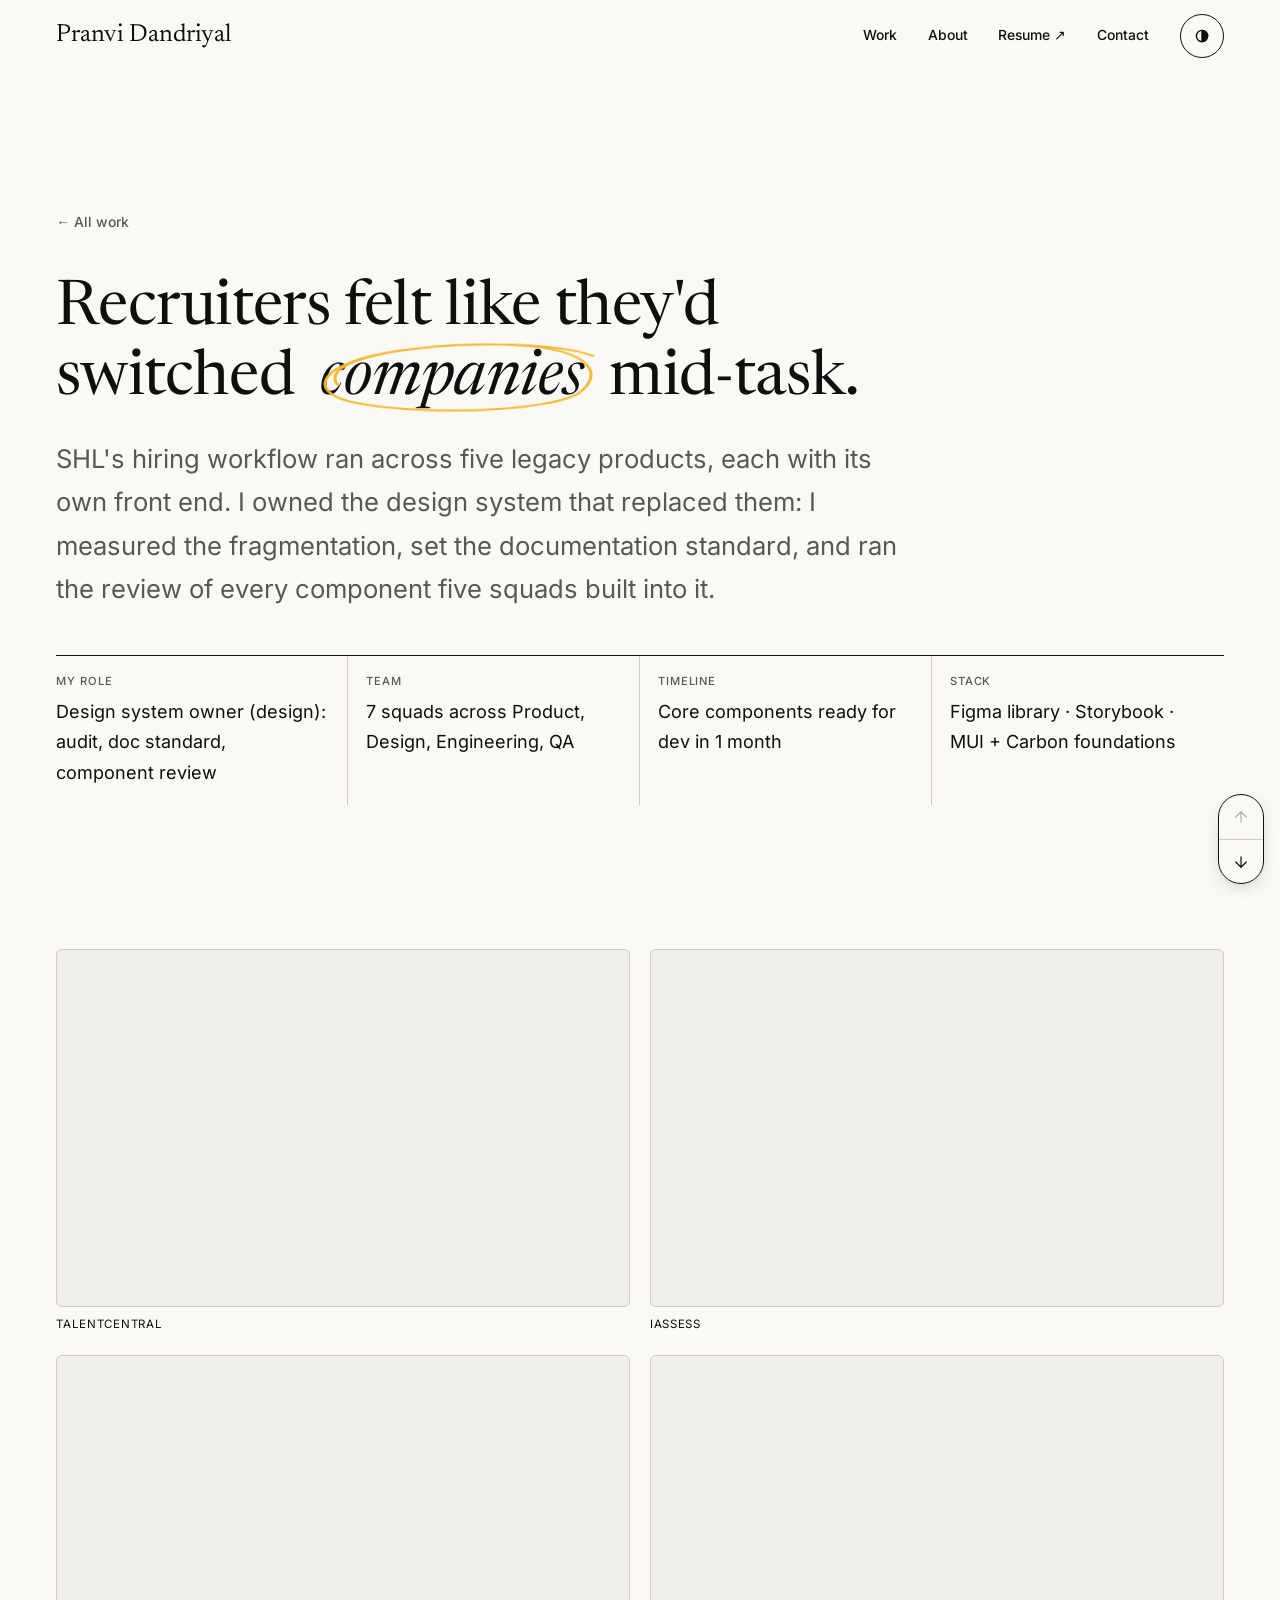
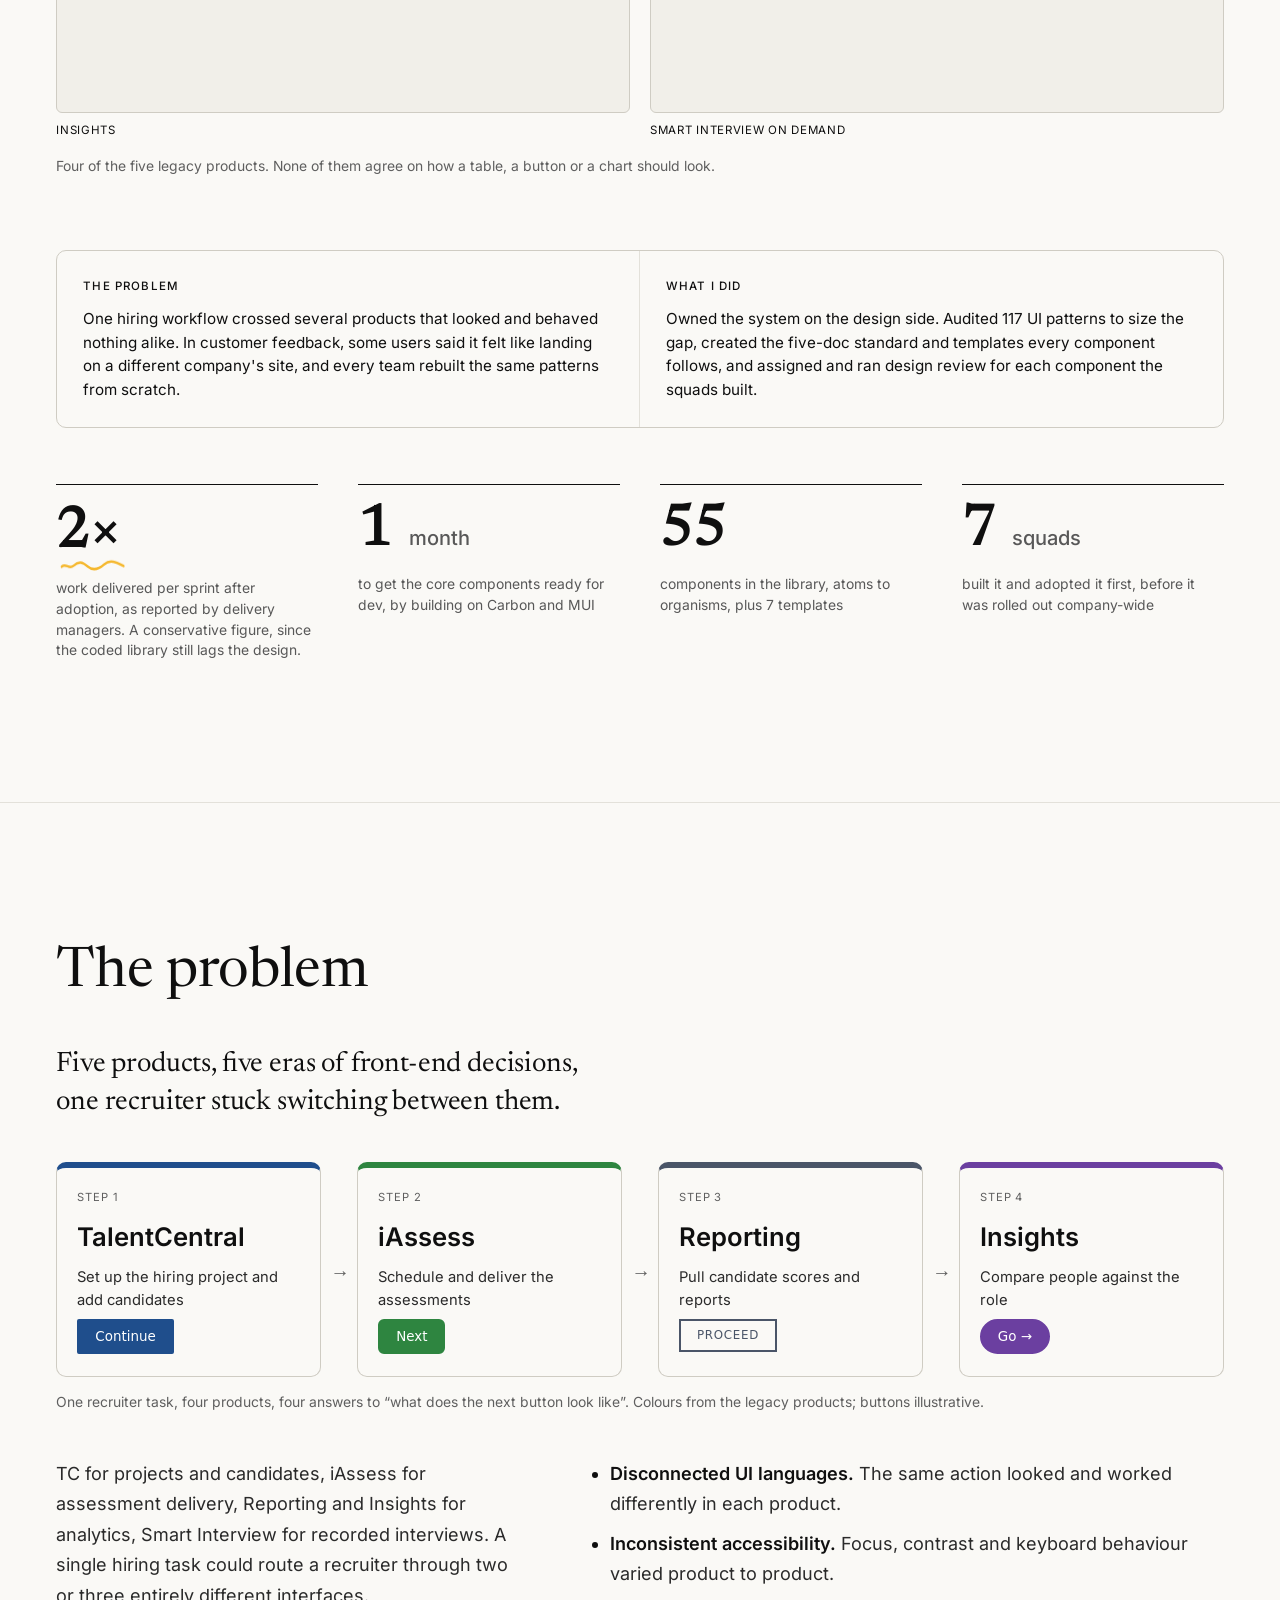
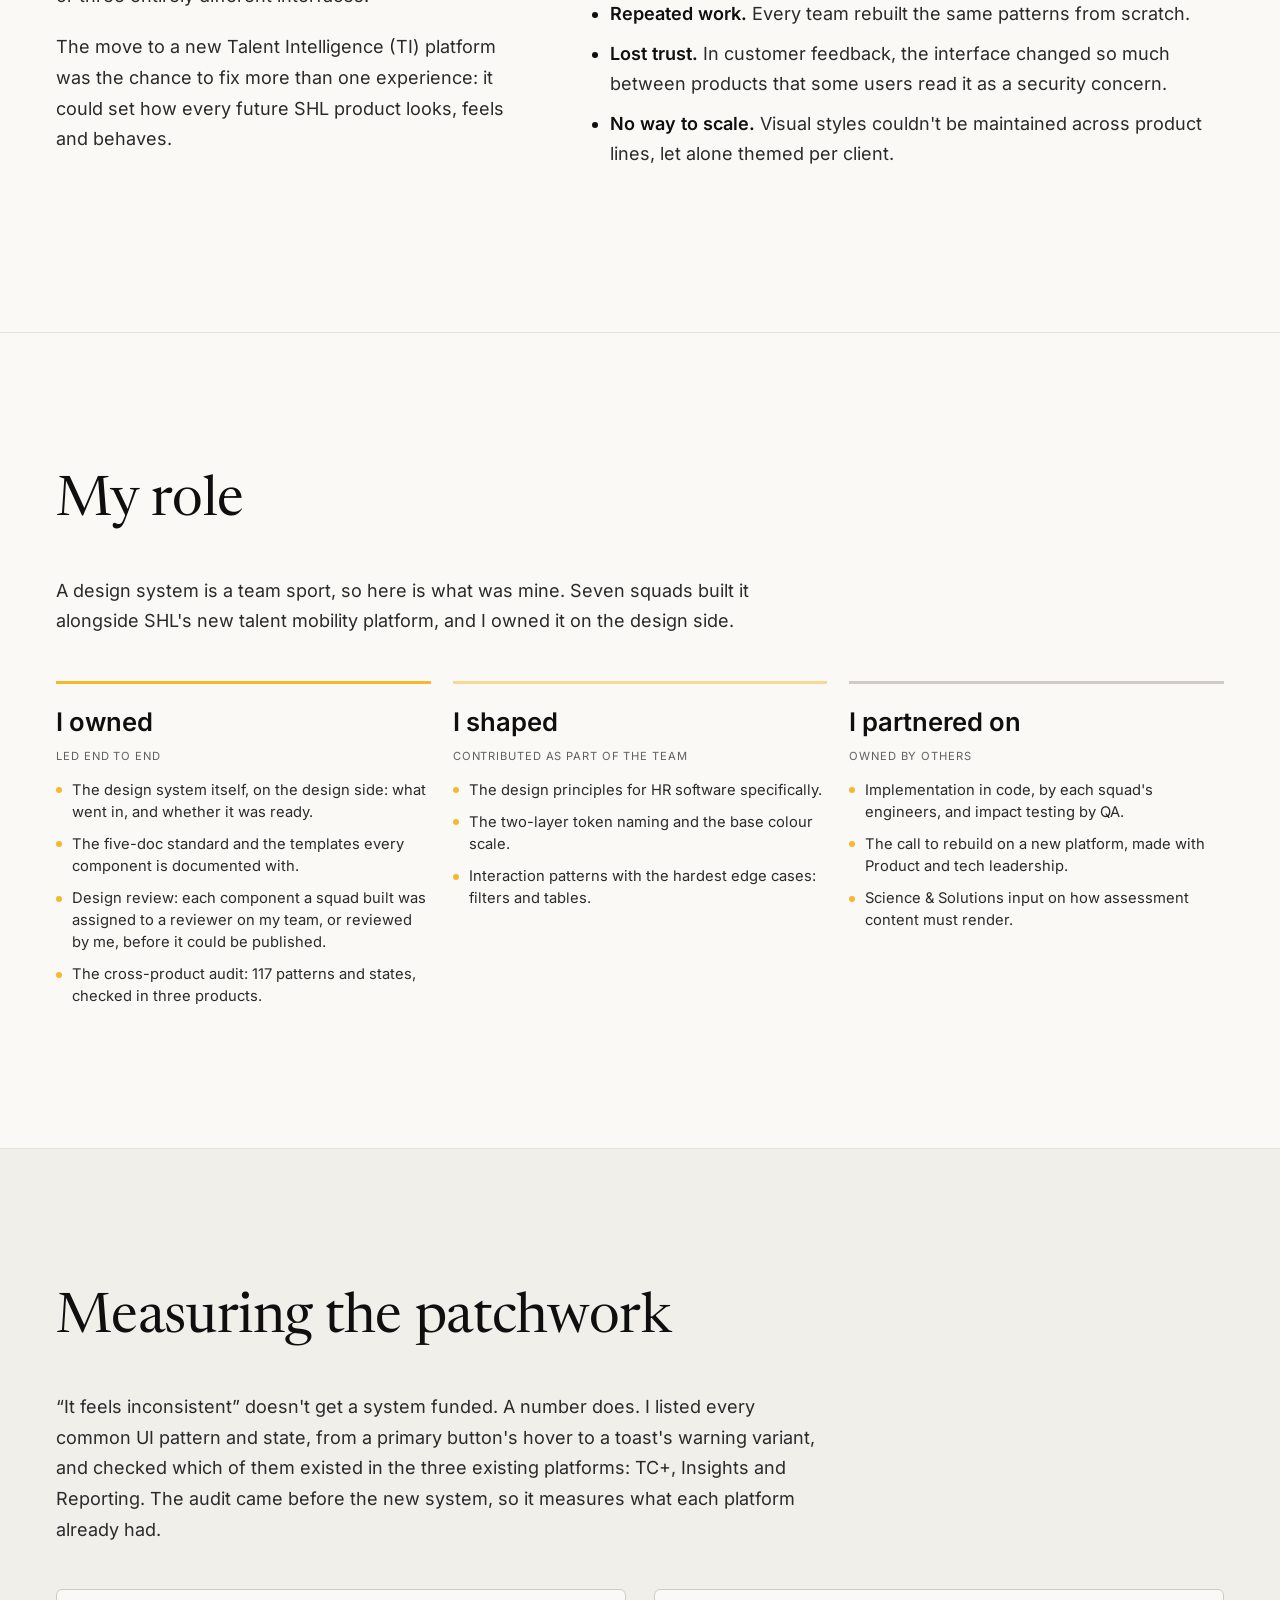
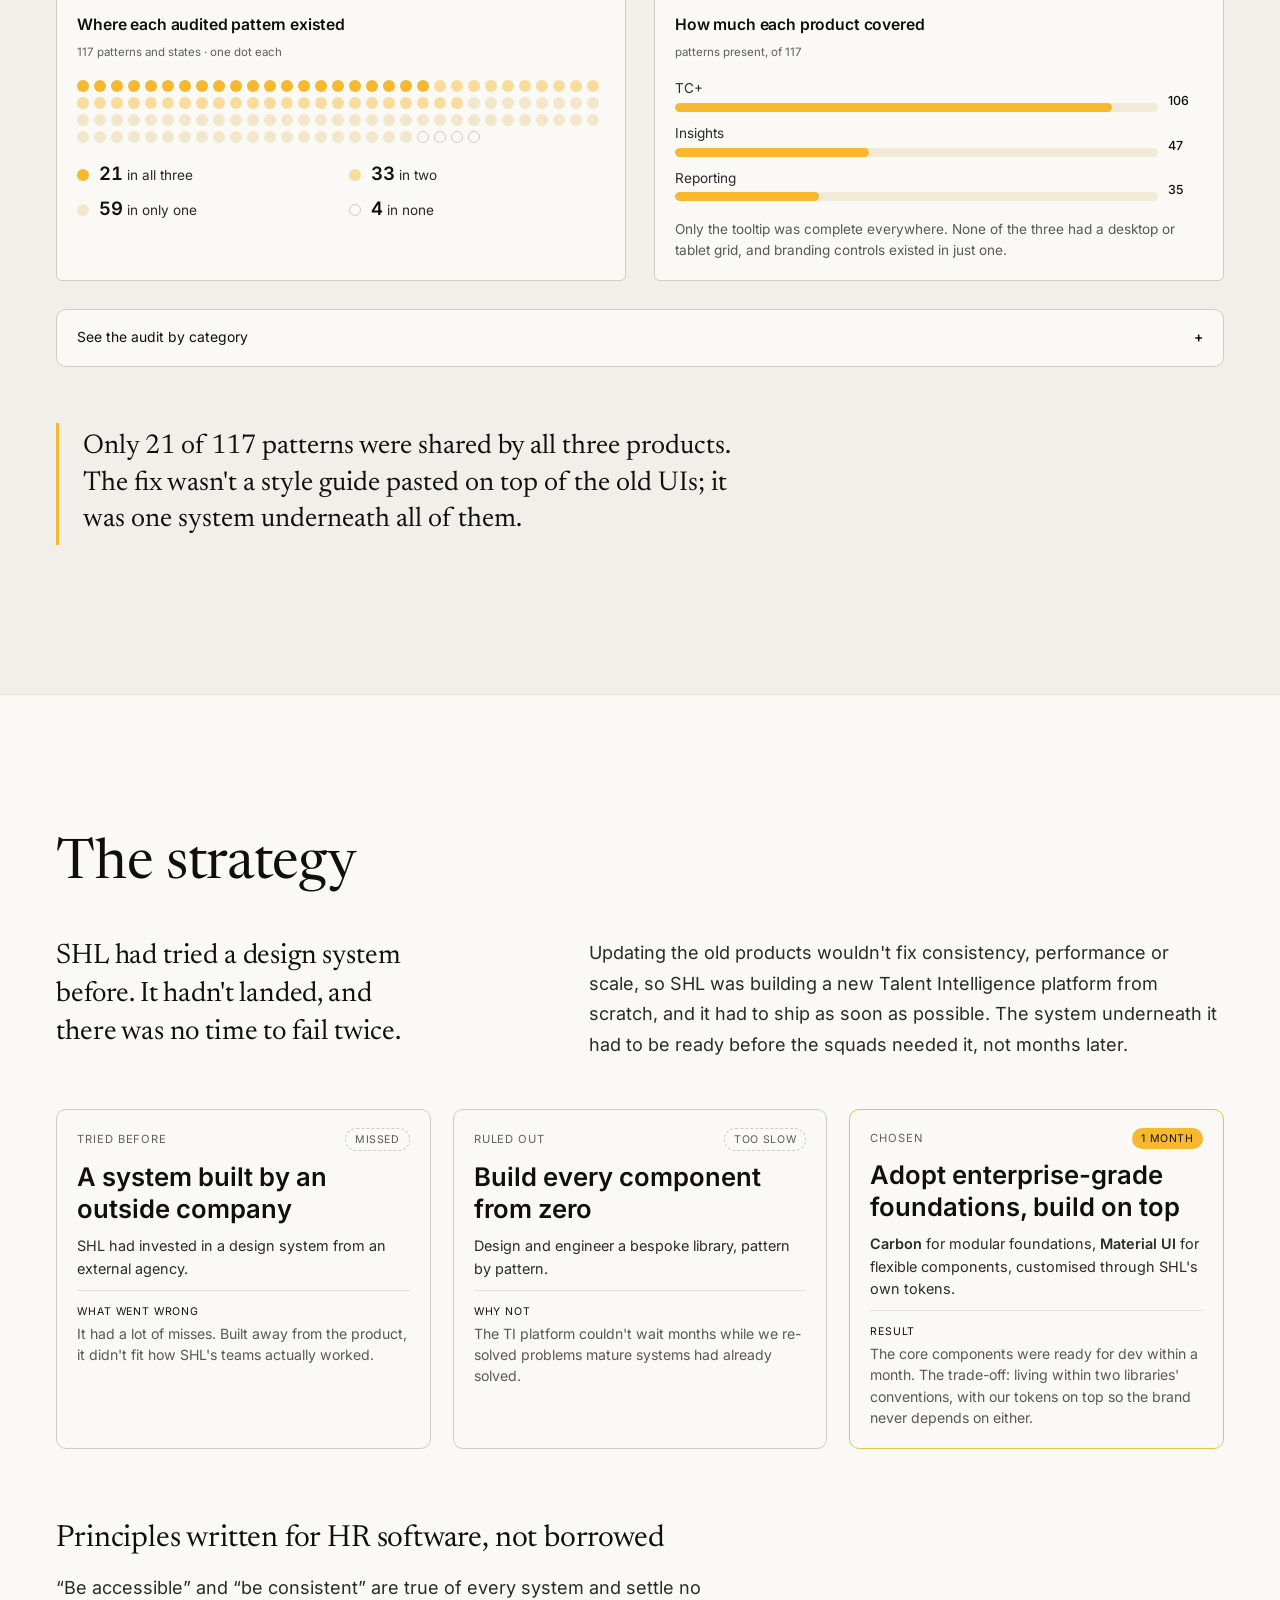
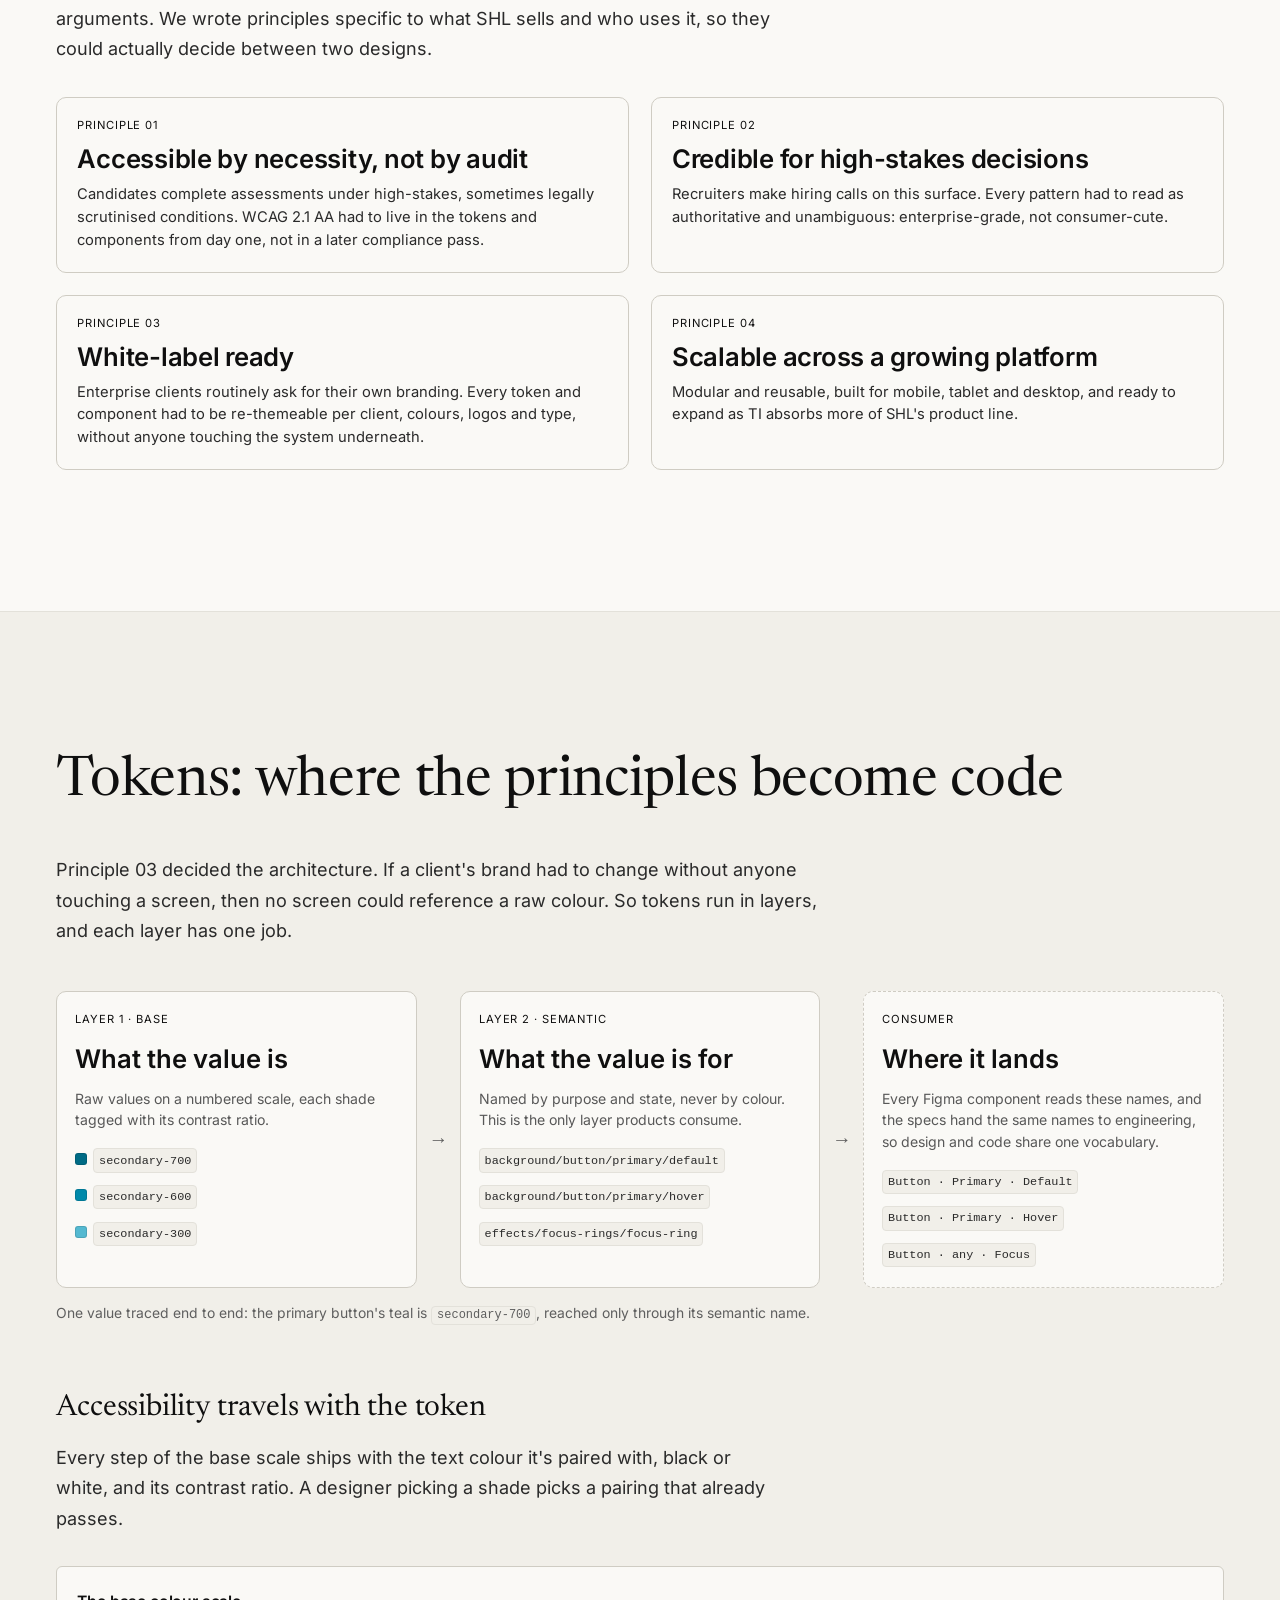
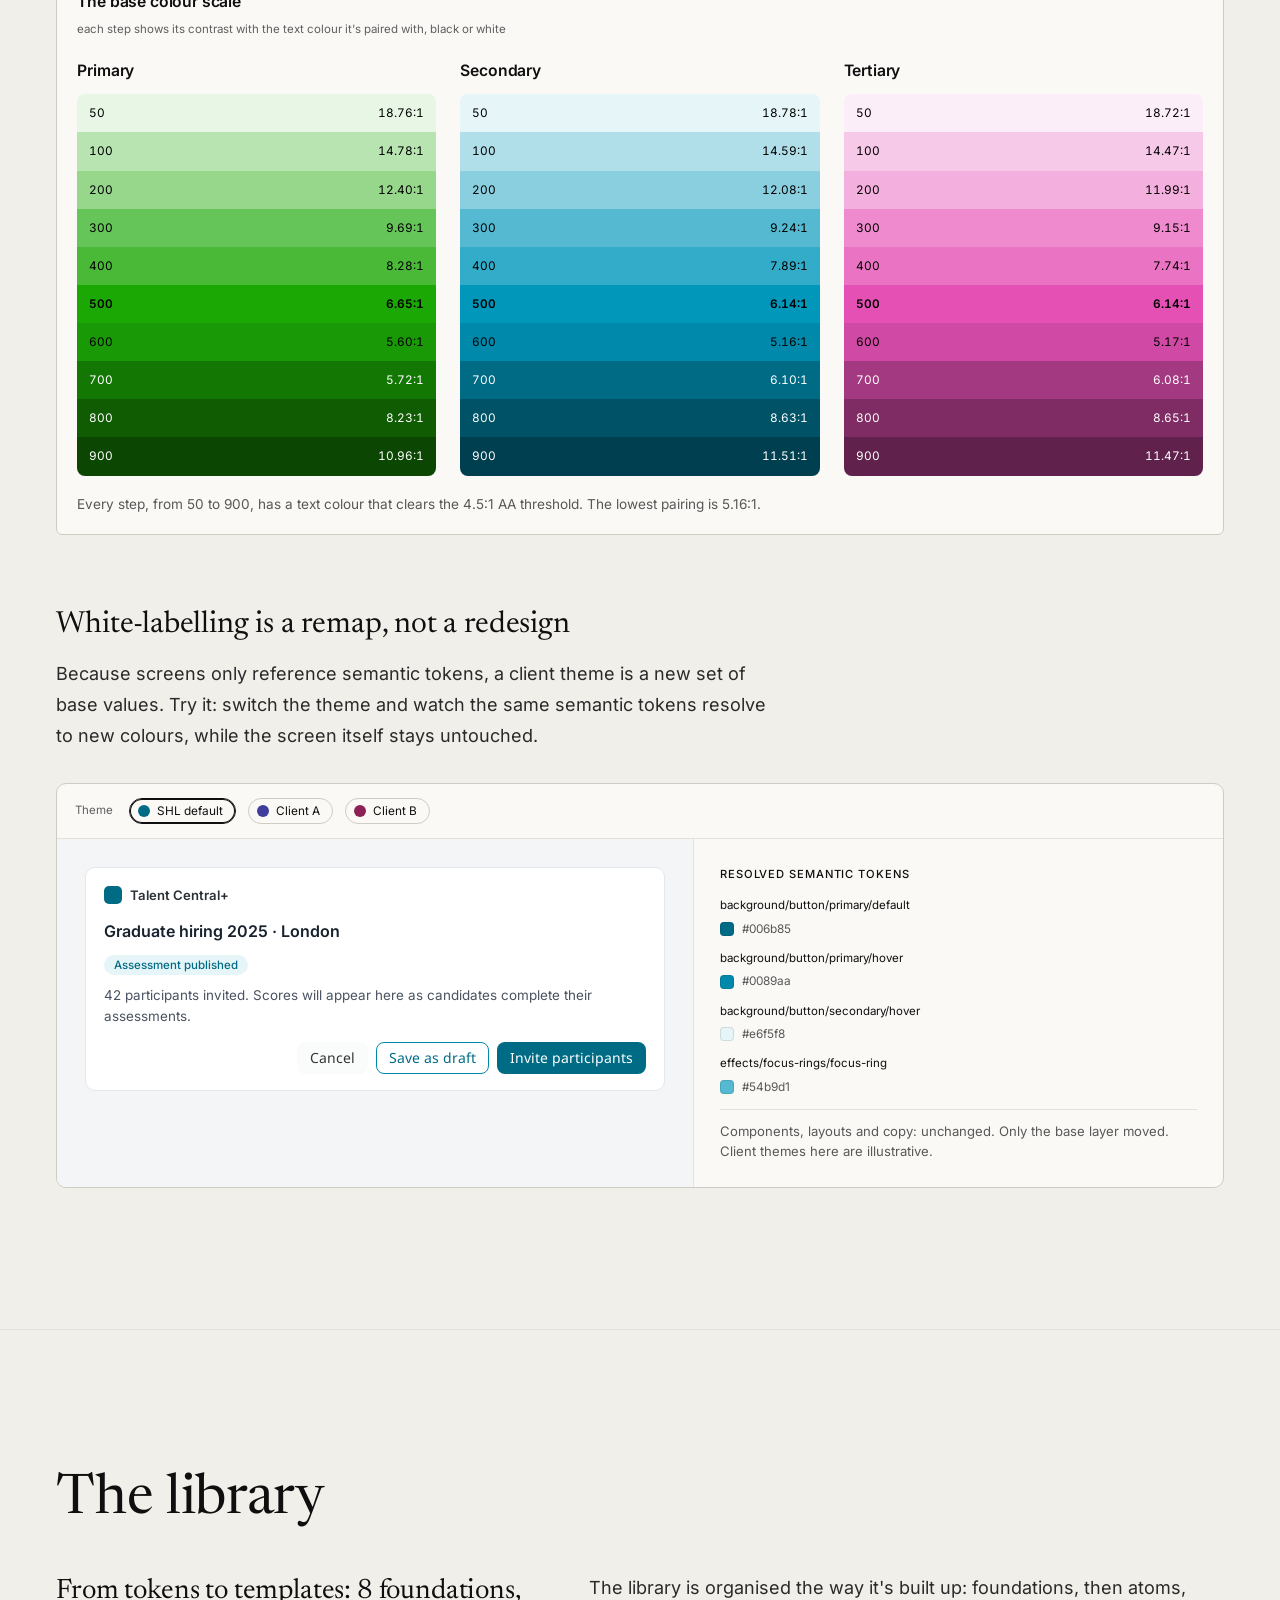
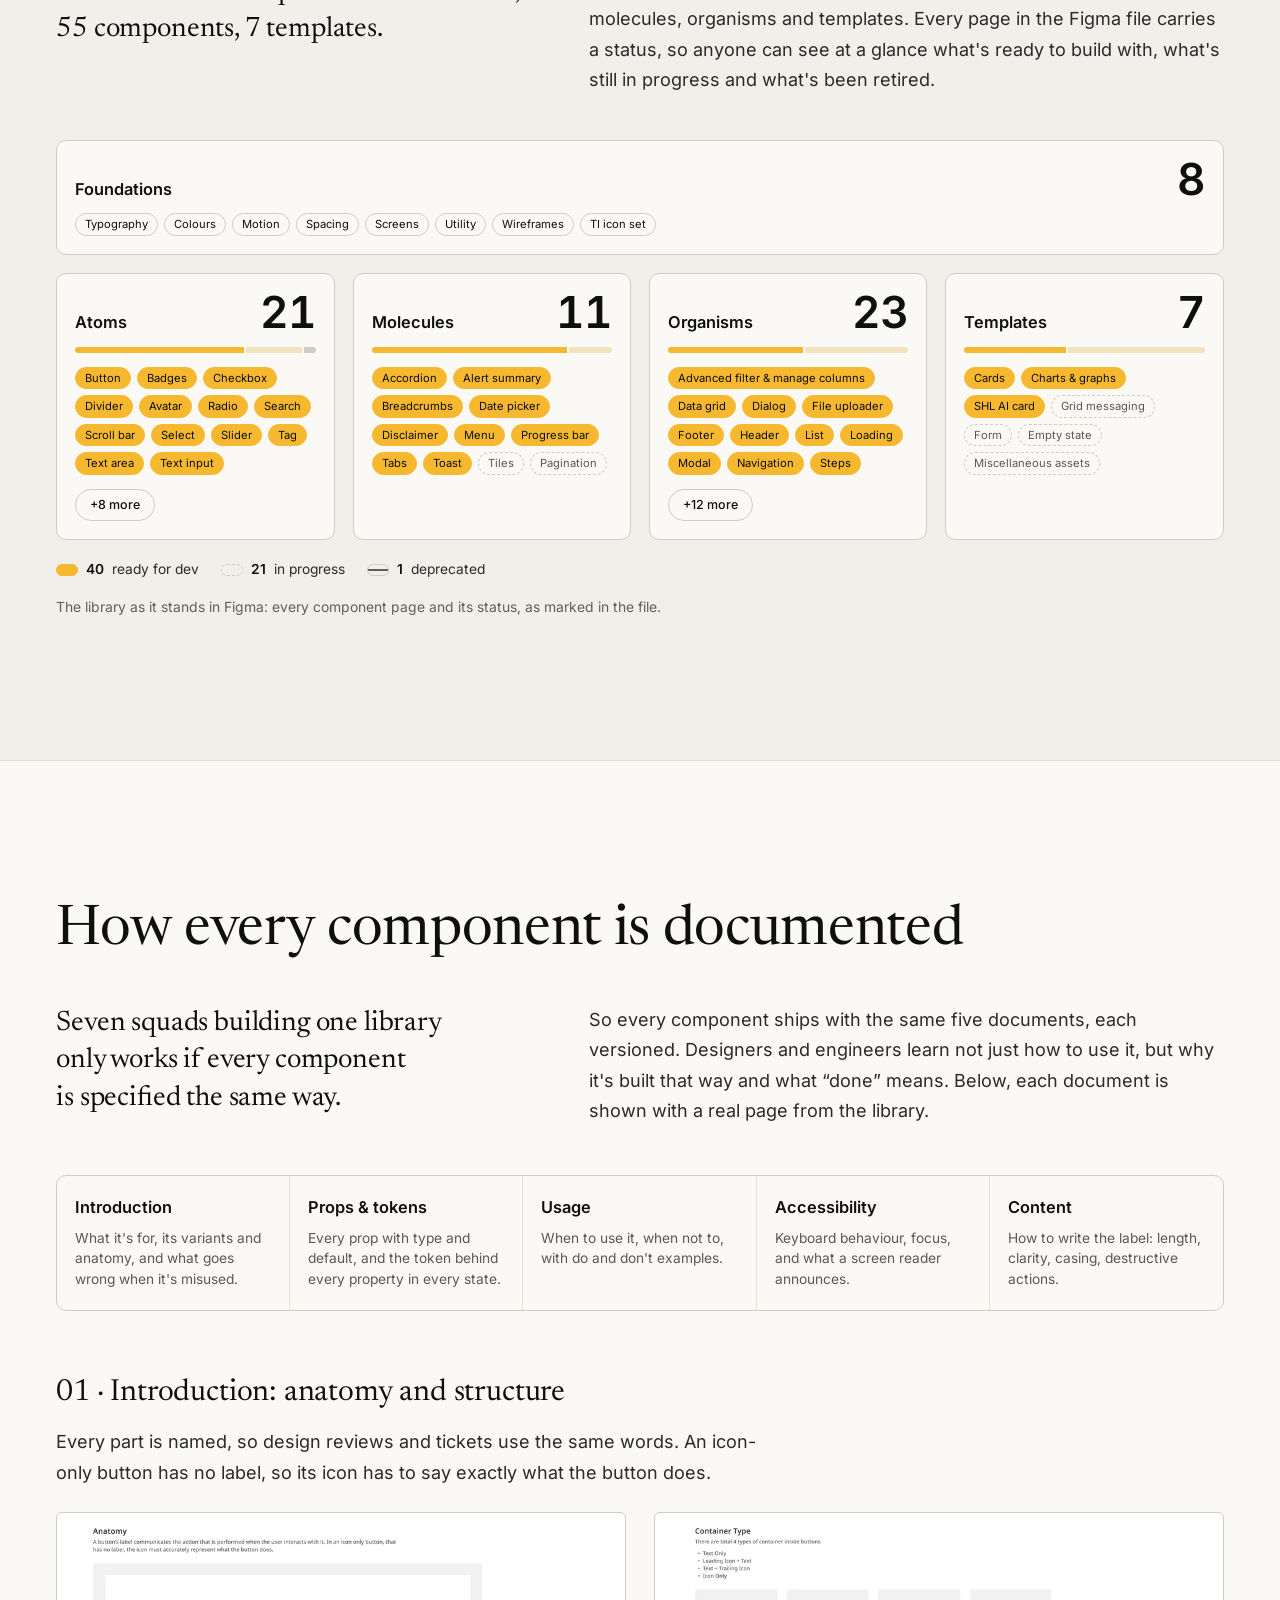
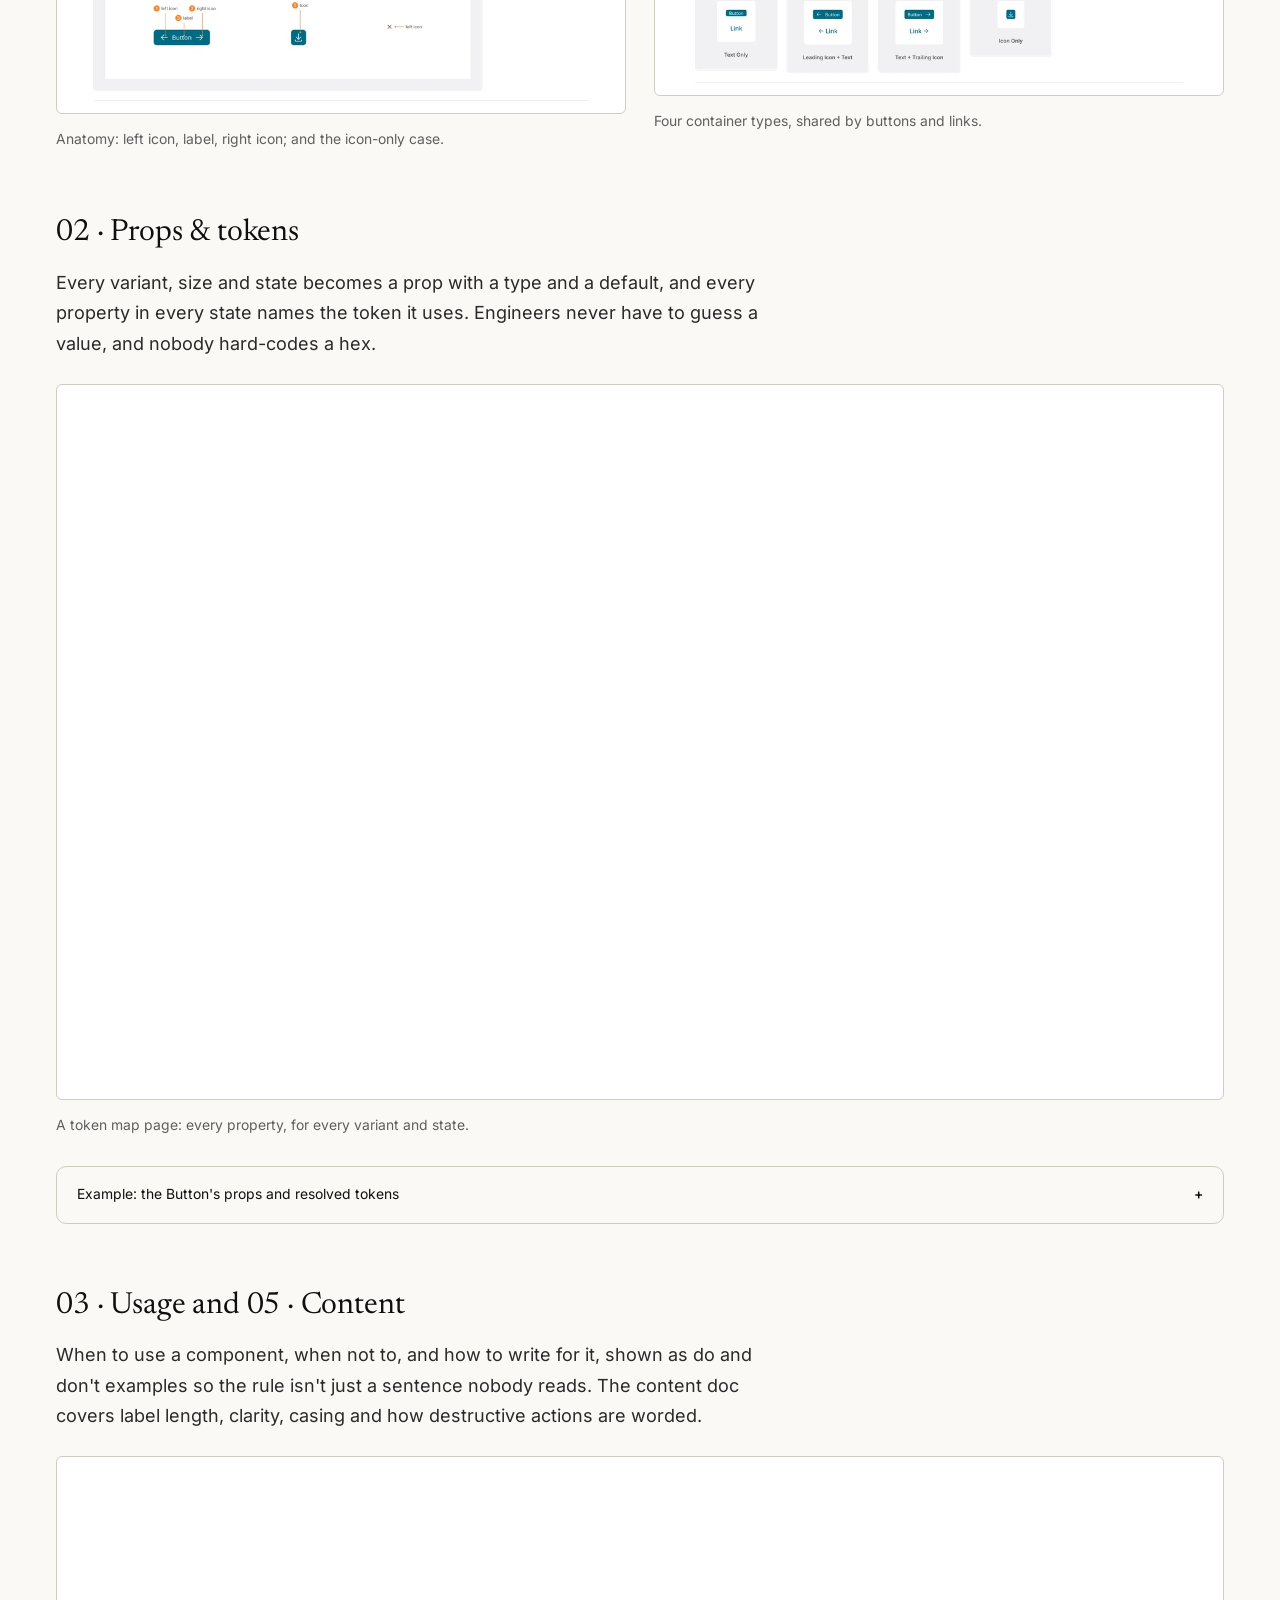
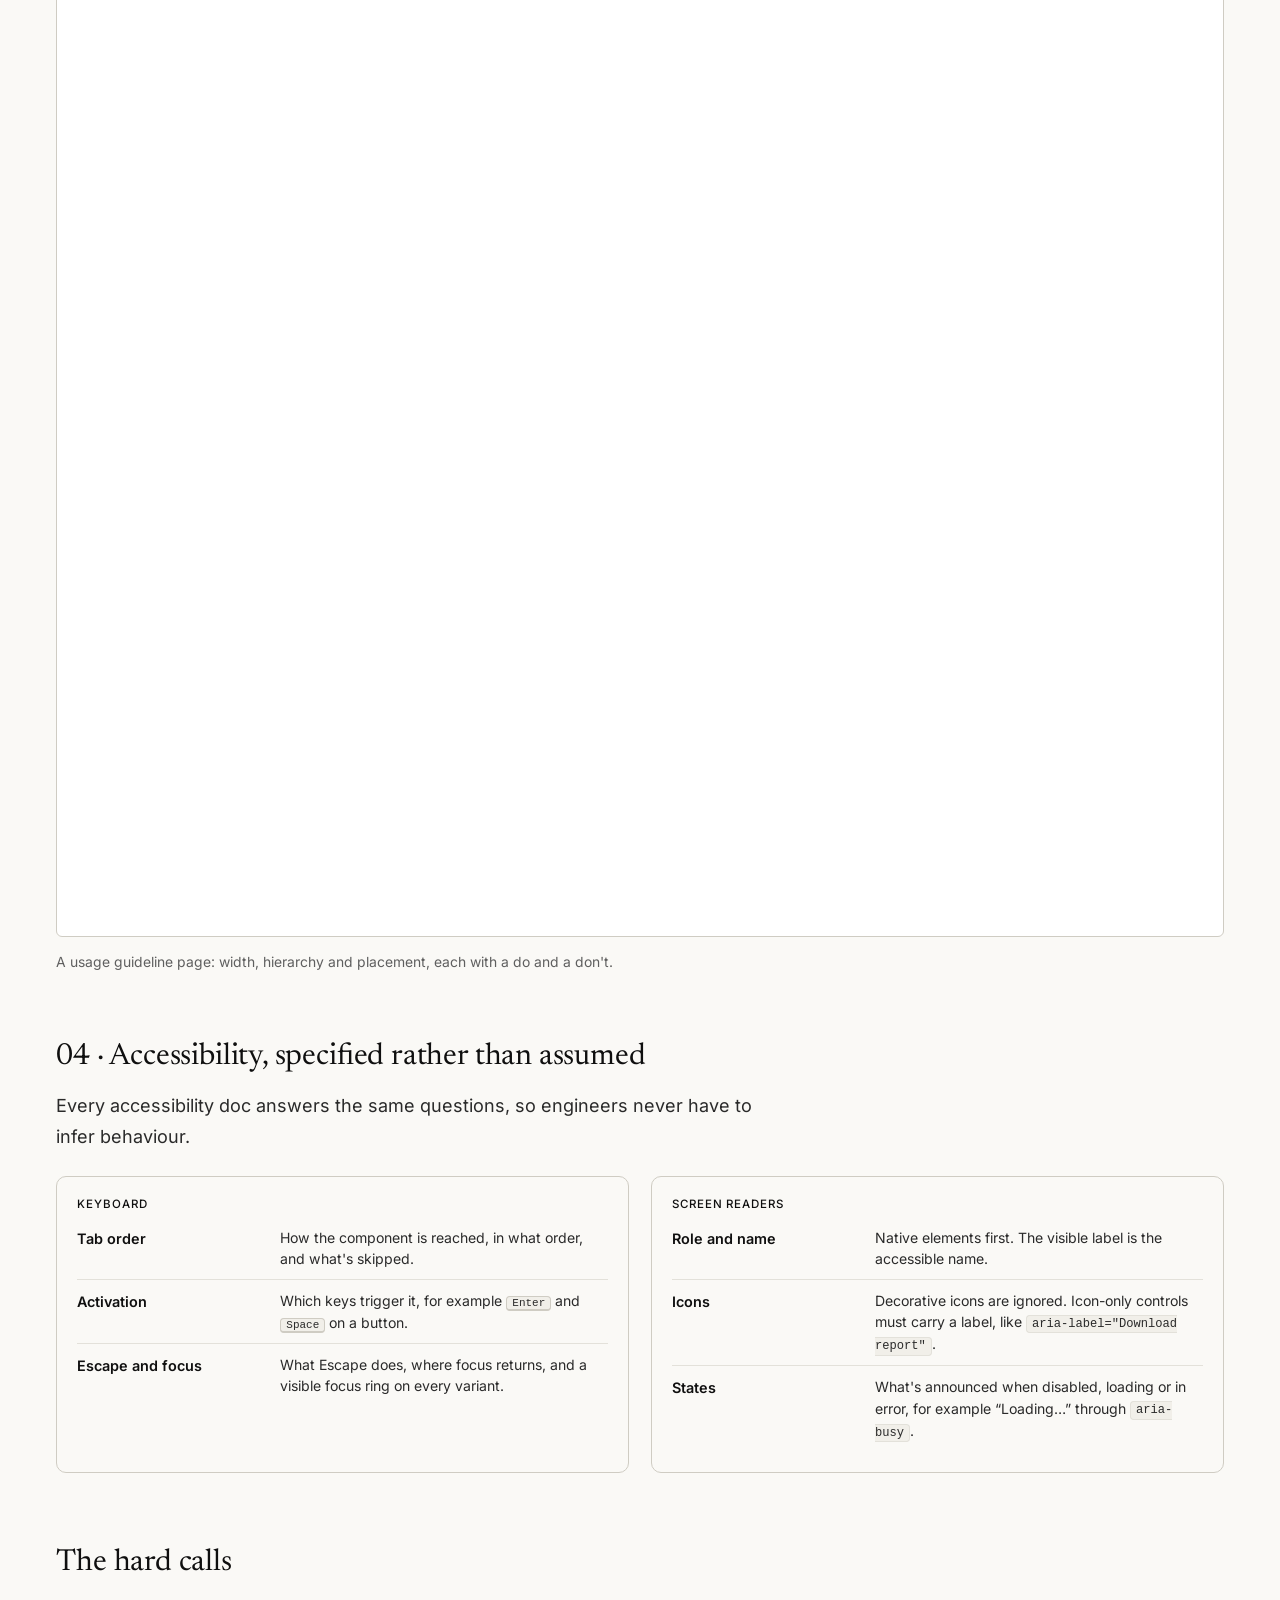
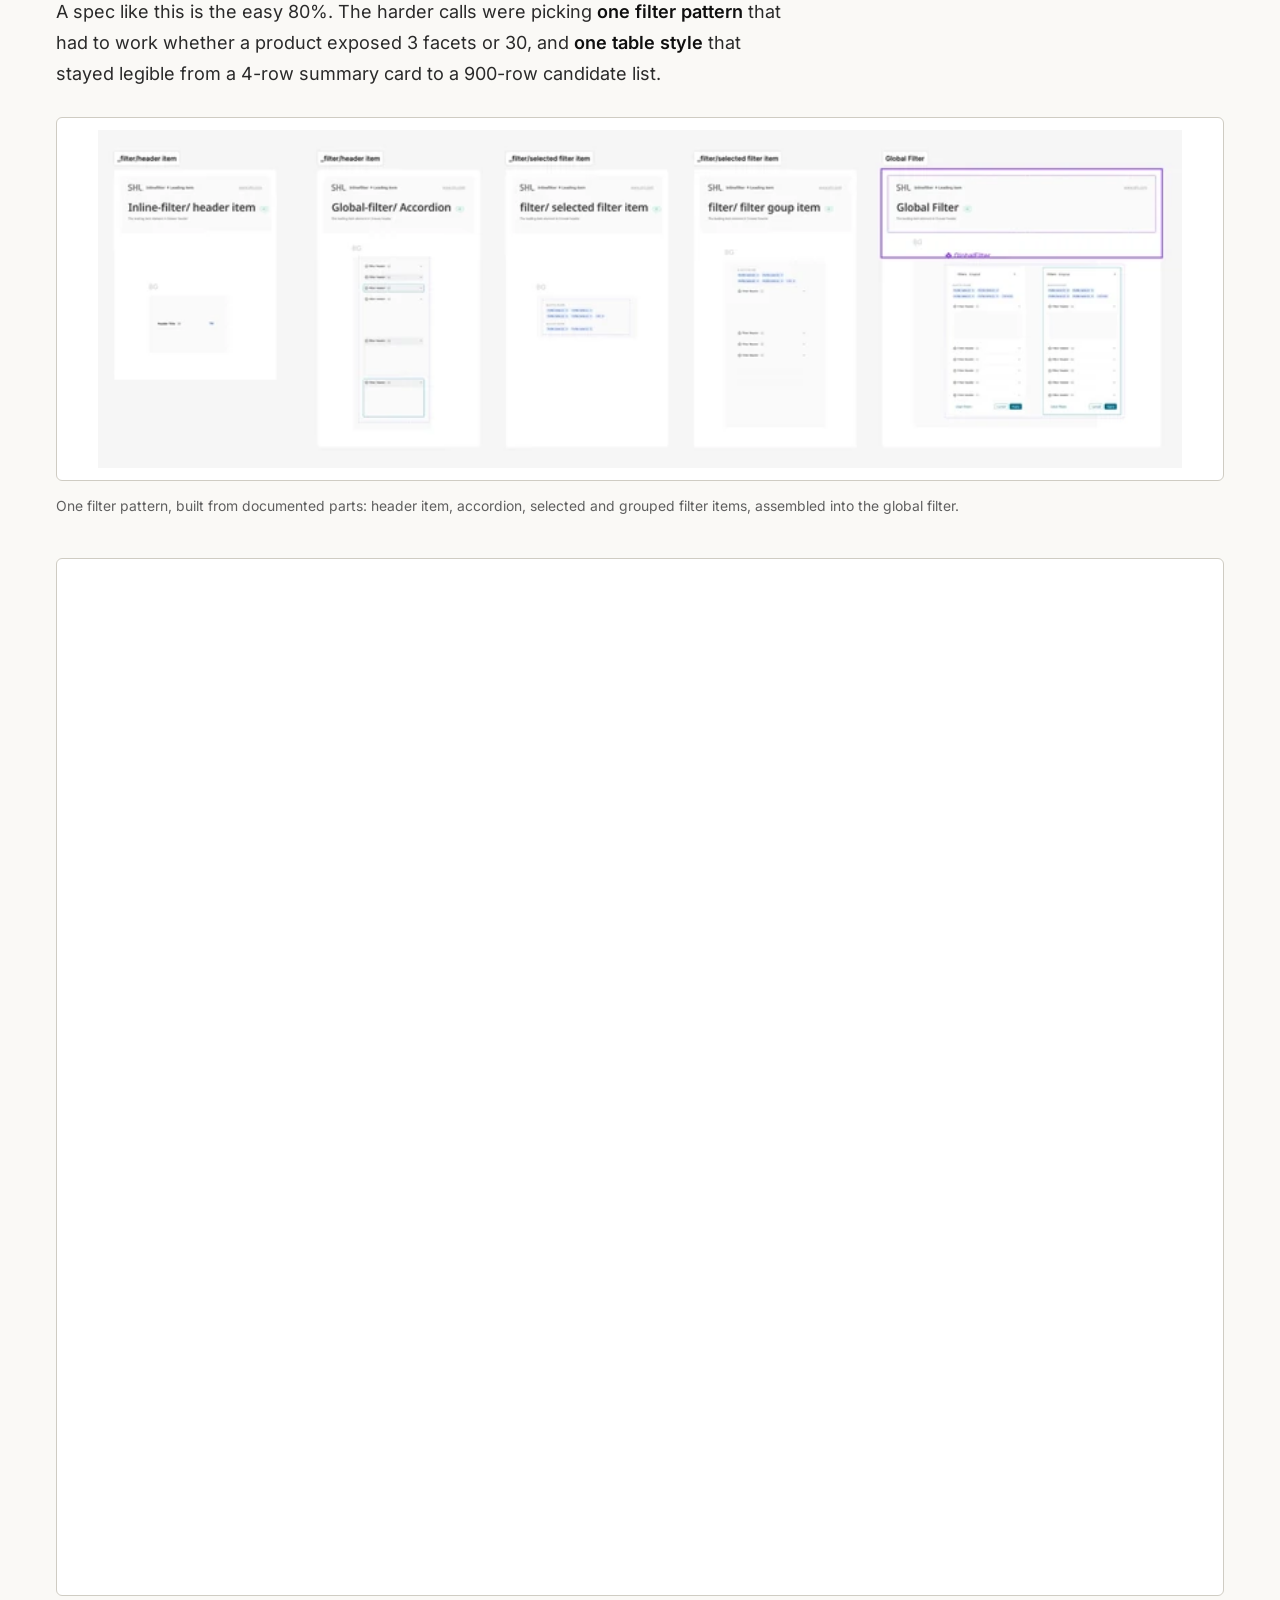
<file: talent-intelligence-design-system.html>
<!DOCTYPE html>
<html lang="en">
<head>
<meta charset="UTF-8">
<meta name="viewport" content="width=device-width, initial-scale=1">
<title>Talent Management Design System | Pranvi Dandriyal</title>
<meta name="description" content="How SHL replaced five legacy product UIs with one design system: a 117-pattern audit, a two-layer token architecture built for white-labelling, and components like the Button specified down to the token in every state.">
<link rel="icon" href="data:image/svg+xml,%3Csvg xmlns=%27http://www.w3.org/2000/svg%27 viewBox=%270 0 32 32%27%3E%3Crect width=%2732%27 height=%2732%27 rx=%277%27 fill=%27%230F0F0F%27/%3E%3Ccircle cx=%2716%27 cy=%2716%27 r=%276.5%27 fill=%27%23F5B82E%27/%3E%3C/svg%3E">
<meta name="theme-color" content="#FAF9F6">
<meta property="og:type" content="article">
<meta property="og:url" content="https://pranvid.github.io/PranviDandriyal/talent-intelligence-design-system.html">
<meta property="og:title" content="Talent Management Design System | Pranvi Dandriyal">
<meta property="og:description" content="Five legacy product UIs, one design system: a 117-pattern audit, tokens built for white-labelling, and components specified down to the token in every state.">
<meta property="og:image" content="https://pranvid.github.io/PranviDandriyal/images/talent-intelligence-design-system.png">
<meta name="twitter:card" content="summary_large_image">
<link rel="preload" href="fonts/newsreader.woff2" as="font" type="font/woff2" crossorigin>
<link rel="preload" href="fonts/newsreader-italic.woff2" as="font" type="font/woff2" crossorigin>
<link rel="preload" href="fonts/inter.woff2" as="font" type="font/woff2" crossorigin>
<script>try{var t=localStorage.getItem('theme');if(t)document.documentElement.setAttribute('data-theme',t)}catch(e){}document.documentElement.classList.add('js')</script>
<link rel="stylesheet" href="styles.css?v=43">
<script>
  // Draft view: append ?draft to the URL to reveal the asset slots still waiting on material.
  if (/[?&]draft\b/.test(location.search)) document.documentElement.classList.add('draft');
</script>
<style>
  main code { font-family: var(--f-code); font-size: 0.86em; background: var(--surface); border: 1px solid var(--line); border-radius: 4px; padding: 0.1em 0.4em; }

  /* ---- Draft asset slots (hidden on the live page) ------------------- */
  .slot { display: none !important; }
  html.draft .slot { display: block !important; }
  html.draft .slot--tile { display: grid !important; }
  .slot {
    border: 1.5px dashed color-mix(in srgb, var(--pc) 70%, var(--line-2)); border-radius: 10px;
    padding: 18px 20px; color: var(--body);
    background:
      repeating-linear-gradient(-45deg, transparent 0 11px, color-mix(in srgb, var(--pc) 10%, transparent) 11px 12px),
      color-mix(in srgb, var(--pc) 4%, var(--paper));
  }
  .slot__id { font-family: var(--f-mono); font-size: 0.7rem; letter-spacing: .1em; text-transform: uppercase; color: var(--pc-ink); }
  .slot h4 { font-family: var(--f-display); font-weight: 600; font-size: 1rem; color: var(--ink); margin: 4px 0 6px; }
  .slot p, .slot li { font-size: 0.86rem; line-height: 1.5; }
  .slot ul { margin: 6px 0 0; padding-left: 1.1em; }
  .slot--media { aspect-ratio: 16/9; display: none; align-content: center; }
  html.draft .slot--media { display: grid !important; place-content: center; text-align: center; }
  .slot--tile { align-content: start; gap: 6px; }
  .slot--tile b { font-family: var(--f-display); font-size: var(--step-3); line-height: 1; color: var(--faint); }
  .draft-bar { display: none; }
  html.draft .draft-bar {
    display: flex; position: fixed; left: 50%; bottom: 16px; transform: translateX(-50%); z-index: 50;
    gap: 10px; align-items: center; padding: 10px 16px; border-radius: 999px;
    background: var(--ink); color: var(--paper); font-family: var(--f-mono); font-size: 0.74rem;
    box-shadow: 0 8px 24px rgba(0,0,0,.18); max-width: calc(100vw - 32px);
  }
  .draft-bar i { width: 8px; height: 8px; border-radius: 50%; background: var(--pc); flex: none; }

  /* ---- TL;DR ---------------------------------------------------------- */
  .ti-tldr { display: grid; grid-template-columns: repeat(2, minmax(0,1fr)); border: 1px solid var(--line-2); border-radius: 10px; background: var(--paper); overflow: hidden; }
  .ti-tldr > div { padding: clamp(18px,2.6vw,26px); border-right: 1px solid var(--line); }
  .ti-tldr > div:last-child { border-right: 0; }
  .ti-tldr h2 { font-family: var(--f-mono); font-size: 0.72rem; font-weight: 500; letter-spacing: .1em; text-transform: uppercase; color: var(--pc-ink); margin-bottom: 10px; }
  .ti-tldr p { font-size: 0.95rem; color: var(--ink); line-height: 1.55; }
  @media (max-width: 820px) {
    .ti-tldr { grid-template-columns: 1fr; }
    .ti-tldr > div { border-right: 0; border-bottom: 1px solid var(--line); }
    .ti-tldr > div:last-child { border-bottom: 0; }
  }

  /* hero: legacy products side by side */
  .ti-mosaic { display: grid; grid-template-columns: repeat(2, minmax(0,1fr)); gap: clamp(10px,2vw,20px); }
  .ti-mosaic .frame { aspect-ratio: 16/10; }
  .ti-mosaic img { object-position: left top; }
  .ti-mosaic figure { margin: 0; }
  .ti-mosaic figcaption { margin-top: 8px; font-family: var(--f-mono); font-size: 0.72rem; letter-spacing: .06em; text-transform: uppercase; color: var(--pc-ink); }

  /* one task, four products */
  .ti-journey { list-style: none; padding: 0; margin: clamp(28px,4vw,40px) 0 14px; display: grid; grid-template-columns: repeat(4, minmax(0,1fr)); gap: clamp(22px,3vw,36px); counter-reset: none; }
  .ti-journey__step { position: relative; background: var(--paper); border: 1px solid var(--line-2); border-top: 6px solid var(--brand); border-radius: 10px; padding: 20px 20px 22px; display: grid; gap: 8px; align-content: start; min-height: 190px; }
  .ti-journey__step + .ti-journey__step::before { content: "→"; position: absolute; left: calc(-1 * clamp(22px,3vw,36px)); width: clamp(22px,3vw,36px); top: 50%; transform: translateY(-50%); text-align: center; color: var(--faint); font-size: 1.2rem; }
  .ti-journey__n { font-family: var(--f-mono); font-size: 0.7rem; letter-spacing: .08em; text-transform: uppercase; color: var(--faint); }
  .ti-journey h3 { font-family: var(--f-display); font-weight: 600; font-size: var(--step-1); color: var(--ink); }
  .ti-journey p { font-size: 0.92rem; color: var(--body); line-height: 1.5; }
  .ti-journey__btn { justify-self: start; margin-top: auto; font: 500 0.84rem/1 system-ui, sans-serif; padding: 9px 16px; background: var(--brand); color: #fff; border: 2px solid var(--brand); }
  .ti-journey__btn--outline { background: transparent; color: var(--brand); letter-spacing: .06em; font-size: 0.74rem; }
  @media (max-width: 960px) {
    .ti-journey { grid-template-columns: repeat(2, minmax(0,1fr)); }
    .ti-journey__step:nth-child(3)::before { display: none; }
  }
  @media (max-width: 560px) {
    .ti-journey { grid-template-columns: 1fr; }
    .ti-journey__step { min-height: 0; }
    .ti-journey__step + .ti-journey__step::before { display: block; left: 50%; top: calc(-1 * clamp(22px,3vw,36px)); height: clamp(22px,3vw,36px); width: auto; transform: translateX(-50%) rotate(90deg); line-height: clamp(22px,3vw,36px); }
  }

  /* one workflow, many products */
  .ti-flow { display:flex; align-items:flex-start; justify-content:center; flex-wrap:wrap; gap:8px 4px; padding: clamp(24px,5vw,40px) clamp(12px,3vw,24px) 8px; }
  .ti-flow__node { display:flex; flex-direction:column; align-items:center; gap:10px; width:92px; }
  .ti-flow__icon { display:flex; align-items:center; justify-content:center; width:56px; height:56px; flex:none; border-radius:50%; background: color-mix(in srgb, var(--pc) 14%, var(--paper)); color: var(--pc-ink); }
  .ti-flow__icon svg { width:26px; height:26px; }
  .ti-flow__label { font-family: var(--f-mono); font-size: 0.7rem; letter-spacing:0.02em; color: var(--ink); text-align:center; }
  .ti-flow__arrow { color: var(--faint); font-size: 1.1rem; flex:none; margin: 16px 0 0; }
  @media (max-width: 560px) {
    .ti-flow { flex-wrap: nowrap; gap: 4px 2px; padding-inline: 0; }
    .ti-flow__node { width: 70px; }
    .ti-flow__icon { width: 48px; height: 48px; }
    .ti-flow__icon svg { width: 22px; height: 22px; }
    .ti-flow__arrow { margin-top: 12px; font-size: 0.95rem; }
  }

  /* ownership */
  .ti-own { display: grid; grid-template-columns: repeat(3, minmax(0,1fr)); gap: clamp(14px,2.2vw,22px); }
  .ti-own > div { border-top: 3px solid var(--pc); padding-top: 16px; }
  .ti-own > div:nth-child(2) { border-top-color: color-mix(in srgb, var(--pc) 50%, var(--paper)); }
  .ti-own > div:nth-child(3) { border-top-color: var(--line-2); }
  .ti-own h3 { font-family: var(--f-display); font-weight: 600; font-size: var(--step-1); color: var(--ink); margin-bottom: 4px; }
  .ti-own .kind { font-family: var(--f-mono); font-size: 0.7rem; letter-spacing: .08em; text-transform: uppercase; color: var(--faint); display: block; margin-bottom: 12px; }
  .ti-own ul { list-style: none; padding: 0; margin: 0; display: grid; gap: 10px; }
  .ti-own li { font-size: 0.92rem; color: var(--body); line-height: 1.5; padding-left: 16px; position: relative; }
  .ti-own li::before { content: ""; position: absolute; left: 0; top: .6em; width: 6px; height: 6px; border-radius: 50%; background: var(--pc); }
  @media (max-width: 820px) { .ti-own { grid-template-columns: 1fr; } }

  /* audit: 117 patterns as dots */
  .ti-dots { display: flex; flex-wrap: wrap; gap: 5px; margin: 4px 0 0; }
  .ti-dots i { width: 12px; height: 12px; border-radius: 50%; display: block; }
  .ti-k3 { background: var(--pc); }
  .ti-k2 { background: color-mix(in srgb, var(--pc) 45%, var(--paper)); }
  .ti-k1 { background: color-mix(in srgb, var(--pc) 16%, var(--surface)); }
  .ti-k0 { border: 1.5px solid var(--line-2); }
  .ti-key { list-style: none; padding: 0; margin: 18px 0 0; display: grid; grid-template-columns: repeat(2, minmax(0,1fr)); gap: 10px 16px; }
  .ti-key li { display: flex; gap: 10px; align-items: baseline; font-size: 0.85rem; color: var(--body); line-height: 1.35; }
  .ti-key i { flex: none; width: 12px; height: 12px; border-radius: 50%; transform: translateY(1px); }
  .ti-key b { font-family: var(--f-display); font-weight: 600; font-size: 1.15rem; color: var(--ink); font-variant-numeric: tabular-nums; min-width: 2ch; }
  .viz .viz__note { font-size: 0.85rem; color: var(--muted); line-height: 1.5; margin: 18px 0 0; }

  /* audit by category */
  .ti-details { margin-top: clamp(20px,3vw,28px); border: 1px solid var(--line-2); border-radius: 10px; background: var(--paper); }
  .ti-details summary { cursor: pointer; padding: 16px 20px; font-family: var(--f-mono); font-size: var(--step--1); color: var(--ink); list-style: none; display: flex; justify-content: space-between; gap: 12px; }
  .ti-details summary::-webkit-details-marker { display: none; }
  .ti-details summary::after { content: "+"; color: var(--pc-ink); font-weight: 600; }
  .ti-details[open] summary::after { content: "−"; }
  .ti-details summary:focus-visible { outline-offset: -3px; border-radius: 10px; }
  .ti-matrix { width: 100%; border-collapse: collapse; font-size: 0.88rem; }
  .ti-matrix th, .ti-matrix td { padding: 9px 20px; text-align: left; border-top: 1px solid var(--line); }
  .ti-matrix thead th { font-family: var(--f-mono); font-size: 0.7rem; font-weight: 500; letter-spacing: .08em; text-transform: uppercase; color: var(--pc-ink); background: color-mix(in srgb, var(--pc) 6%, var(--paper)); }
  .ti-matrix tbody th { font-weight: 500; color: var(--ink); }
  .ti-cell { display: flex; align-items: center; gap: 10px; font-family: var(--f-mono); font-size: 0.78rem; color: var(--body); font-variant-numeric: tabular-nums; white-space: nowrap; }
  .ti-cell__bar { flex: 1; min-width: 28px; max-width: 120px; height: 7px; border-radius: 99px; background: color-mix(in srgb, var(--pc) 12%, var(--surface)); overflow: hidden; }
  .ti-cell__bar i { display: block; height: 100%; background: var(--pc); border-radius: 99px; }
  @media (max-width: 560px) {
    .ti-matrix th, .ti-matrix td { padding: 8px 10px; }
    .ti-matrix th:first-child { padding-left: 14px; }
    .ti-cell { flex-direction: column; align-items: flex-start; gap: 4px; }
    .ti-cell__bar { width: 100%; flex: none; }
  }

  /* options considered */
  .ti-options { display: grid; grid-template-columns: repeat(3, minmax(0,1fr)); gap: clamp(14px,2.2vw,22px); }
  .ti-option { background: var(--paper); border: 1px solid var(--line-2); border-radius: 10px; padding: 18px 20px 20px; display: grid; gap: 10px; align-content: start; }
  .ti-option.is-chosen { border-color: color-mix(in srgb, var(--pc) 70%, var(--line-2)); box-shadow: none; }
  .ti-option__top { display: flex; justify-content: space-between; align-items: center; gap: 10px; }
  .ti-option__top .kind { font-family: var(--f-mono); font-size: 0.7rem; letter-spacing: .08em; text-transform: uppercase; color: var(--faint); }
  .ti-badge { font-family: var(--f-mono); font-size: 0.66rem; letter-spacing: .06em; text-transform: uppercase; border-radius: 999px; padding: 2px 9px; }
  .ti-badge--yes { background: var(--pc); color: var(--pc-text); }
  .ti-badge--no { border: 1px dashed var(--line-2); color: var(--muted); }
  .ti-option h3 { font-family: var(--f-display); font-weight: 600; font-size: var(--step-1); color: var(--ink); line-height: 1.25; }
  .ti-option p { font-size: 0.9rem; color: var(--body); line-height: 1.55; }
  .ti-option dl { margin: 0; display: grid; gap: 8px; border-top: 1px solid var(--line); padding-top: 12px; }
  .ti-option dt { font-family: var(--f-mono); font-size: 0.66rem; letter-spacing: .08em; text-transform: uppercase; color: var(--pc-ink); }
  .ti-option dd { margin: 2px 0 0; font-size: 0.88rem; color: var(--muted); line-height: 1.5; }
  @media (max-width: 820px) { .ti-options { grid-template-columns: 1fr; } }

  /* numbered cards: principles and reflection */
  .ti-cards { display: grid; grid-template-columns: repeat(auto-fit, minmax(min(100%,240px),1fr)); gap: clamp(14px,2.2vw,22px); }
  .ti-card { background: var(--paper); border: 1px solid var(--line-2); border-radius: 10px; padding: 18px 20px 20px; display: grid; gap: 8px; align-content: start; }
  .ti-card .kind { font-family: var(--f-mono); font-size: 0.7rem; letter-spacing: .08em; text-transform: uppercase; color: var(--pc-ink); }
  .ti-card h4 { font-family: var(--f-display); font-weight: 600; font-size: var(--step-1); color: var(--ink); letter-spacing: -0.01em; line-height: 1.25; }
  .ti-card p { font-size: 0.92rem; color: var(--body); line-height: 1.55; }
  .ti-cards--2 { grid-template-columns: repeat(auto-fit, minmax(min(100%,380px),1fr)); }

  /* token tiers */
  .ti-tiers { display: grid; grid-template-columns: minmax(0,1fr) auto minmax(0,1fr) auto minmax(0,1fr); gap: 12px; align-items: stretch; }
  .ti-tier { background: var(--paper); border: 1px solid var(--line-2); border-radius: 10px; padding: 18px 18px 20px; display: grid; gap: 8px; align-content: start; }
  .ti-tier .kind { font-family: var(--f-mono); font-size: 0.7rem; letter-spacing: .08em; text-transform: uppercase; color: var(--pc-ink); }
  .ti-tier h4 { font-family: var(--f-display); font-weight: 600; font-size: var(--step-1); color: var(--ink); }
  .ti-tier p { font-size: 0.88rem; color: var(--muted); line-height: 1.5; }
  .ti-tier ul { list-style: none; padding: 0; margin: 4px 0 0; display: grid; gap: 6px; }
  .ti-tier li code { display: inline-block; font-size: 0.74rem; overflow-wrap: anywhere; }
  .ti-tier--who { border-style: dashed; }
  .ti-tiers__arrow { align-self: center; color: var(--faint); font-size: 1.2rem; }
  @media (max-width: 820px) {
    .ti-tiers { grid-template-columns: minmax(0,1fr); }
    .ti-tiers__arrow { justify-self: center; transform: rotate(90deg); }
  }

  /* base colour scale, rebuilt from the token spec */
  .ti-ramps { display: grid; grid-template-columns: repeat(3, minmax(0,1fr)); gap: clamp(10px,2.4vw,24px); }
  .ti-ramp h5 { font-family: var(--f-display); font-weight: 600; font-size: 0.98rem; color: var(--ink); margin: 0 0 10px; }
  .ti-ramp ol { list-style: none; margin: 0; padding: 0; border-radius: 8px; overflow: hidden; }
  .ti-ramp li { display: flex; justify-content: space-between; align-items: center; gap: 6px; padding: 9px 12px; font-family: var(--f-mono); font-size: 0.74rem; font-variant-numeric: tabular-nums; }
  .ti-ramp li span:last-child::after { content: ":1"; }
  .ti-ramp li:nth-child(6) { font-weight: 600; }
  @media (max-width: 420px) { .ti-ramp li { padding: 8px 8px; font-size: 0.68rem; } }

  /* ---- Button, rebuilt in HTML from the Figma component (v2.0) ----------
     Every value below is the resolved value of the token the component uses. */
  .tib-scope {
    --b-pri: #006b85;        /* background/button/primary/default   = secondary-700 */
    --b-pri-hover: #0089aa;  /* background/button/primary/hover·focus·pressed = secondary-600 */
    --b-ring: #54b9d1;       /* effects/focus-rings/focus-ring       = secondary-300 */
    --b-faded: #e6f5f8;      /* background/button/secondary/hover    = secondary-50 */
    --b-text: #006b85;       /* text/brand-primary_subtle */
    --b-border: #0089aa;     /* border/brand-highlight */
    --b-neg: #da1e28; --b-neg-hover: #c61b24; --b-neg-faded: #f4b9bc; --b-neg-text: #c61b24;
    --b-ter: #fafbfb; --b-ter-hover: #f1f1f3; --b-ter-ink: #353535;
    --b-dis-bg: #f2f2f2; --b-dis-fg: #c4c4c4;
  }
  .tib {
    font-family: "Noto Sans", var(--f-sans); font-weight: 400; font-size: 16px; line-height: 24px;
    display: inline-flex; align-items: center; justify-content: center; gap: 8px;
    height: 40px; padding: 0 16px; border-radius: 8px; border: 1px solid transparent;
    cursor: pointer; white-space: nowrap; transition: background .15s ease, box-shadow .15s ease, border-color .15s ease;
    background: var(--b-pri); color: #fff;
  }
  .tib svg { width: 24px; height: 24px; flex: none; stroke: currentColor; fill: none; stroke-width: 1.6; stroke-linecap: round; stroke-linejoin: round; }
  .tib--m { height: 32px; padding: 0 12px; font-size: 14px; gap: 6px; }
  .tib--m svg { width: 20px; height: 20px; }
  .tib--s { height: 24px; padding: 0 8px; font-size: 12px; gap: 4px; }
  .tib--s svg { width: 16px; height: 16px; }
  .tib[data-variant="secondary"] { background: transparent; color: var(--b-text); border-color: var(--b-border); }
  .tib[data-variant="tertiary"]  { background: var(--b-ter); color: var(--b-ter-ink); }
  .tib[data-variant="subtle"]    { background: transparent; color: var(--b-text); }
  .tib[data-variant="danger"]    { background: var(--b-neg); color: #fff; }
  .tib[data-variant="danger-secondary"] { background: transparent; color: var(--b-neg-text); border-color: var(--b-neg); }
  /* hover · pressed (the component uses the same value for both) */
  .tib:hover, .tib.is-hover, .tib:active, .tib.is-press { background: var(--b-pri-hover); }
  .tib[data-variant="secondary"]:hover, .tib[data-variant="secondary"].is-hover,
  .tib[data-variant="secondary"]:active, .tib[data-variant="secondary"].is-press { background: var(--b-faded); border-color: var(--b-pri); }
  .tib[data-variant="tertiary"]:hover, .tib[data-variant="tertiary"].is-hover,
  .tib[data-variant="tertiary"]:active, .tib[data-variant="tertiary"].is-press,
  .tib[data-variant="subtle"]:hover, .tib[data-variant="subtle"].is-hover,
  .tib[data-variant="subtle"]:active, .tib[data-variant="subtle"].is-press { background: var(--b-ter-hover); }
  .tib[data-variant="danger"]:hover, .tib[data-variant="danger"].is-hover,
  .tib[data-variant="danger"]:active, .tib[data-variant="danger"].is-press { background: var(--b-neg-hover); }
  .tib[data-variant="danger-secondary"]:hover, .tib[data-variant="danger-secondary"].is-hover,
  .tib[data-variant="danger-secondary"]:active, .tib[data-variant="danger-secondary"].is-press { background: var(--b-neg-faded); }
  /* focus: a 2px white gap, then a 2px ring, so it reads on any background */
  .tib:focus-visible, .tib.is-focus { outline: none; box-shadow: 0 2px 8px rgba(88,88,90,.18), 0 1px 2px rgba(88,88,90,.05), 0 0 0 2px #fff, 0 0 0 4px var(--b-ring); }
  .tib.is-focus[data-variant="primary"], .tib:focus-visible[data-variant="primary"] { background: var(--b-pri-hover); }
  .tib.is-focus[data-variant="danger"], .tib:focus-visible[data-variant="danger"] { background: var(--b-neg-hover); }
  /* static specimens in the matrix don't react to the pointer */
  .ti-states span.tib { pointer-events: none; }
  /* disabled */
  .tib:disabled, .tib.is-disabled { background: var(--b-dis-bg); border-color: transparent; color: var(--b-dis-fg); cursor: not-allowed; box-shadow: none; }
  .tib[data-variant="secondary"]:disabled, .tib[data-variant="secondary"].is-disabled,
  .tib[data-variant="danger-secondary"]:disabled, .tib[data-variant="danger-secondary"].is-disabled { border-color: var(--b-dis-fg); }
  .tib[data-variant="subtle"]:disabled, .tib[data-variant="subtle"].is-disabled { background: transparent; }
  /* loading: disabled surface, label swapped for a spinner, width held */
  .tib.is-loading { position: relative; min-width: 140px; color: transparent !important; pointer-events: none; background: var(--b-dis-bg); border-color: transparent; }
  .tib.is-loading::after { content: ""; position: absolute; left: 50%; top: 50%; width: 14px; height: 14px; margin: -9px 0 0 -9px; border-radius: 50%; border: 2px solid var(--b-text); border-right-color: transparent; animation: tib-spin .8s linear infinite; }
  .tib.is-loading svg { visibility: hidden; }
  @keyframes tib-spin { to { transform: rotate(360deg); } }
  @media (prefers-reduced-motion: reduce) { .tib.is-loading::after { animation-duration: 2.4s; } }
  .ti-na { font-family: var(--f-mono); font-size: 0.72rem; color: #9AA0A8; }

  /* build process */
  .ti-process { list-style: none; padding: 0; margin: 0; display: grid; grid-template-columns: repeat(5, minmax(0,1fr)); gap: clamp(12px,2vw,18px); }
  .ti-process li { position: relative; background: var(--paper); border: 1px solid var(--line-2); border-radius: 10px; padding: 18px 18px 20px; display: grid; gap: 8px; align-content: start; }
  .ti-process li:last-child { border-color: color-mix(in srgb, var(--pc) 70%, var(--line-2)); box-shadow: none; }
  .ti-process__n { width: 28px; height: 28px; border-radius: 50%; background: var(--pc); color: var(--pc-text); font: 600 0.8rem/28px var(--f-mono); text-align: center; }
  .ti-process h4 { font-family: var(--f-display); font-weight: 600; font-size: 1.02rem; color: var(--ink); }
  .ti-process p { font-size: 0.88rem; color: var(--body); line-height: 1.5; }
  @media (max-width: 960px) { .ti-process { grid-template-columns: repeat(2, minmax(0,1fr)); } .ti-process li:last-child { grid-column: 1 / -1; } }
  @media (max-width: 520px) { .ti-process { grid-template-columns: 1fr; } }
  @media (min-width: 961px) { .ti-process--4 { grid-template-columns: repeat(4, minmax(0,1fr)); } }
  @media (max-width: 960px) { .ti-process--4 li:last-child { grid-column: auto; } }

  /* library inventory */
  .ti-chips { list-style: none; padding: 0; margin: 0; display: flex; flex-wrap: wrap; gap: 6px; }
  .ti-chips .c { font-family: var(--f-mono); font-size: 0.7rem; line-height: 1.3; padding: 3px 9px; border-radius: 999px; border: 1px solid var(--line-2); color: var(--ink); background: var(--paper); }
  .ti-chips .c--done { background: var(--pc); border-color: var(--pc); color: var(--pc-text); }
  .ti-chips .c--wip { border-style: dashed; color: var(--muted); background: transparent; }
  .ti-chips .c--dep { color: var(--faint); text-decoration: line-through; background: transparent; }
  .ti-inv-found, .ti-inv__tier { background: var(--paper); border: 1px solid var(--line-2); border-radius: 10px; padding: 16px 18px 18px; }
  .ti-inv-found { margin-bottom: clamp(12px,2vw,18px); }
  .ti-inv-found h4, .ti-inv__tier h4 { display: flex; justify-content: space-between; align-items: baseline; font-family: var(--f-display); font-weight: 600; font-size: 1.02rem; color: var(--ink); margin-bottom: 10px; }
  .ti-inv-found h4 b, .ti-inv__tier h4 b { font-size: var(--step-2); line-height: 1; color: var(--pc-ink); font-variant-numeric: tabular-nums; }
  .ti-inv { display: grid; grid-template-columns: repeat(4, minmax(0,1fr)); gap: clamp(12px,2vw,18px); align-items: stretch; }
  .ti-inv__tier { display: flex; flex-direction: column; }
  .ti-chips .is-hidden { display: none; }
  .ti-more { align-self: flex-start; margin-top: 14px; background: none; border: 1px solid var(--line-2); border-radius: 999px; color: var(--ink); font: 500 0.78rem/1 var(--f-sans); padding: 9px 14px; cursor: pointer; transition: background .2s, border-color .2s; }
  .ti-more:hover { background: var(--pop); border-color: var(--pop); color: #0F0F0F; }
  .gallery--ba { grid-template-columns: 1.79fr 1.24fr; align-items: start; }
  @media (max-width: 760px) { .gallery--ba { grid-template-columns: 1fr; } }
  .ti-inv__bar { display: flex; gap: 2px; height: 6px; border-radius: 99px; overflow: hidden; margin-bottom: 14px; }
  .ti-inv__bar i { background: var(--pc); }
  .ti-inv__bar i.w { background: color-mix(in srgb, var(--pc) 22%, var(--surface)); }
  .ti-inv__bar i.d { background: var(--line-2); }
  .ti-inv__legend { list-style: none; padding: 0; margin: 18px 0 0; display: flex; flex-wrap: wrap; gap: 8px 22px; font-size: 0.86rem; color: var(--body); }
  .ti-inv__legend li { display: inline-flex; align-items: center; gap: 8px; }
  .ti-inv__legend i { width: 22px; height: 12px; border-radius: 99px; border: 1px solid var(--line-2); }
  .ti-inv__legend i.c--done { background: var(--pc); border-color: var(--pc); }
  .ti-inv__legend i.c--wip { border-style: dashed; }
  .ti-inv__legend i.c--dep { background: linear-gradient(transparent 45%, var(--faint) 45% 58%, transparent 58%); }
  .ti-inv__legend b { font-family: var(--f-display); color: var(--ink); }
  @media (max-width: 960px) { .ti-inv { grid-template-columns: repeat(2, minmax(0,1fr)); } }
  @media (max-width: 520px) { .ti-inv { grid-template-columns: 1fr; } }

  /* a11y spec */
  .ti-a11y { display: grid; grid-template-columns: repeat(2, minmax(0,1fr)); gap: clamp(14px,2.2vw,22px); }
  .ti-a11y__col { background: var(--paper); border: 1px solid var(--line-2); border-radius: 10px; padding: 18px 20px 20px; }
  .ti-a11y__col h4 { font-family: var(--f-mono); font-size: 0.72rem; font-weight: 500; letter-spacing: .08em; text-transform: uppercase; color: var(--pc-ink); margin-bottom: 12px; }
  .ti-a11y dl { margin: 0; display: grid; gap: 0; }
  .ti-a11y dl > div { display: grid; grid-template-columns: minmax(7.5rem, 36%) 1fr; gap: 12px; padding: 10px 0; border-top: 1px solid var(--line); }
  .ti-a11y dl > div:first-child { border-top: 0; padding-top: 0; }
  .ti-a11y dt { font-family: var(--f-display); font-weight: 600; font-size: 0.9rem; color: var(--ink); }
  .ti-a11y dd { margin: 0; font-size: 0.88rem; color: var(--body); line-height: 1.5; }
  .ti-a11y kbd { font-family: var(--f-code); font-size: 0.78em; border: 1px solid var(--line-2); border-bottom-width: 2px; border-radius: 4px; padding: 0 5px; background: var(--surface); }
  @media (max-width: 820px) { .ti-a11y { grid-template-columns: 1fr; } }
  @media (max-width: 420px) { .ti-a11y dl > div { grid-template-columns: 1fr; gap: 2px; } }

  /* resolved token table swatches */
  .sw { display: inline-block; width: 12px; height: 12px; border-radius: 3px; border: 1px solid rgba(0,0,0,.12); vertical-align: -1px; margin-right: 6px; }
  .ti-table .hex { font-family: var(--f-mono); font-size: 0.74rem; color: var(--muted); white-space: nowrap; }

  /* state matrix */
  .ti-states-wrap { border: 1px solid var(--line-2); border-radius: 10px; background: #fff; overflow-x: auto; box-shadow: none; }
  .ti-states-wrap:focus-visible { outline: 2px solid var(--pc-ink); outline-offset: 2px; }
  .ti-states { width: 100%; min-width: 640px; border-collapse: collapse; }
  .ti-states caption { text-align: left; padding: 18px 20px 6px; font-family: var(--f-display); font-weight: 600; font-size: 0.98rem; color: #17222E; }
  .ti-states caption span { display: block; font-family: var(--f-mono); font-weight: 400; font-size: 0.72rem; color: #5A6370; margin-top: 2px; }
  .ti-states th, .ti-states td { padding: 12px 16px; border-top: 1px solid #EEF0F2; text-align: left; vertical-align: middle; }
  .ti-states thead th { font-family: var(--f-mono); font-size: 0.68rem; font-weight: 500; letter-spacing: .08em; text-transform: uppercase; color: #5A6370; }
  .ti-states tbody th { font-family: var(--f-mono); font-size: 0.72rem; font-weight: 500; color: #39424E; white-space: nowrap; }
  .ti-states tr.grp th { font-family: var(--f-display); font-size: 0.86rem; font-weight: 600; color: #17222E; background: #F6F7F8; padding-block: 8px; letter-spacing: 0; text-transform: none; }

  /* anatomy */
  .ti-anatomy { border: 1px solid var(--line-2); border-radius: 10px; background: #fff; padding: clamp(56px,7vw,76px) clamp(16px,3vw,28px) clamp(20px,3vw,28px); display: grid; justify-items: center; gap: clamp(28px,4vw,40px); }
  .ti-anatomy__stage { display: flex; gap: 64px clamp(28px,6vw,64px); flex-wrap: wrap; justify-content: center; align-items: center; padding-bottom: 44px; }
  .ti-anatomy .tib { height: 56px; padding: 0 26px; font-size: 1.15rem; gap: 10px; pointer-events: none; }
  .ti-anatomy .tib svg { width: 20px; height: 20px; }
  .an { position: relative; display: inline-flex; }
  .an::before { content: attr(data-n); position: absolute; left: 50%; top: -44px; transform: translateX(-50%); width: 22px; height: 22px; border-radius: 50%; background: #17222E; color: #fff; font: 600 0.72rem/22px var(--f-mono); text-align: center; }
  .an::after { content: ""; position: absolute; left: 50%; top: -22px; height: 16px; border-left: 1.5px dashed #9AA0A8; }
  .an--below::before { top: auto; bottom: -44px; }
  .an--below::after { top: auto; bottom: -22px; }
  .ti-anatomy__legend { list-style: none; padding: 0; margin: 0; display: grid; grid-template-columns: repeat(auto-fit, minmax(min(100%,210px),1fr)); gap: 10px 22px; width: 100%; border-top: 1px solid #EEF0F2; padding-top: 18px; }
  .ti-anatomy__legend li { display: grid; grid-template-columns: 22px 1fr; gap: 10px; font-size: 0.86rem; color: #39424E; line-height: 1.45; }
  .ti-anatomy__legend b { width: 22px; height: 22px; border-radius: 50%; background: #17222E; color: #fff; font: 600 0.72rem/22px var(--f-mono); text-align: center; }
  .ti-anatomy__legend strong { color: #17222E; font-weight: 600; }

  /* white-label demo */
  .ti-theme { border: 1px solid var(--line-2); border-radius: 10px; background: var(--paper); overflow: hidden; box-shadow: none; }
  .ti-theme__bar { display: flex; flex-wrap: wrap; gap: 8px 12px; align-items: center; padding: 14px 18px; border-bottom: 1px solid var(--line); }
  .ti-theme__bar > span { font-family: var(--f-mono); font-size: 0.72rem; color: var(--faint); margin-right: 4px; }
  .ti-theme__chip { font-family: var(--f-mono); font-size: 0.74rem; color: var(--ink); background: var(--paper); border: 1px solid var(--line-2); border-radius: 999px; padding: 5px 12px 5px 8px; display: inline-flex; gap: 7px; align-items: center; cursor: pointer; }
  .ti-theme__chip i { width: 12px; height: 12px; border-radius: 50%; display: block; }
  .ti-theme__chip[aria-pressed="true"] { border-color: var(--ink); box-shadow: inset 0 0 0 1px var(--ink); }
  .ti-theme__body { display: grid; grid-template-columns: minmax(0,1.2fr) minmax(0,1fr); }
  .ti-theme__screen { background: #F4F5F7; padding: clamp(18px,3vw,28px); }
  .ti-theme__card { background: #fff; border-radius: 10px; border: 1px solid #E4E7EB; padding: 18px 18px 16px; display: grid; gap: 10px; }
  .ti-theme__card .brandline { display: flex; align-items: center; gap: 8px; font: 600 0.82rem var(--f-sans); color: #2B3036; }
  .ti-theme__card .brandline i { width: 18px; height: 18px; border-radius: 5px; background: var(--b-pri); transition: background .2s; }
  .ti-theme__card h5 { font-family: var(--f-sans); font-weight: 600; font-size: 1rem; color: #17222E; margin: 4px 0 0; }
  .ti-theme__card p { font-size: 0.84rem; color: #4A5361; line-height: 1.5; }
  .ti-theme__card .pill { justify-self: start; font: 500 0.72rem var(--f-sans); color: var(--b-pri); background: var(--b-faded); border-radius: 999px; padding: 3px 10px; transition: all .2s; }
  .ti-theme__actions { display: flex; flex-wrap: wrap; gap: 8px; justify-content: flex-end; margin-top: 6px; }
  .ti-theme__tokens { padding: clamp(18px,3vw,26px); display: grid; gap: 12px; align-content: start; border-left: 1px solid var(--line); }
  .ti-theme__tokens h5 { font-family: var(--f-mono); font-size: 0.7rem; font-weight: 500; letter-spacing: .08em; text-transform: uppercase; color: var(--pc-ink); margin: 0; }
  .ti-theme__tokens dl { margin: 0; display: grid; gap: 10px; }
  .ti-theme__tokens dt { font-family: var(--f-mono); font-size: 0.72rem; color: var(--ink); overflow-wrap: anywhere; }
  .ti-theme__tokens dd { margin: 3px 0 0; display: flex; align-items: center; gap: 8px; font-family: var(--f-mono); font-size: 0.74rem; color: var(--muted); }
  .ti-theme__tokens dd i { width: 14px; height: 14px; border-radius: 4px; border: 1px solid rgba(0,0,0,.1); }
  .ti-theme__tokens p { font-size: 0.82rem; color: var(--muted); line-height: 1.5; border-top: 1px solid var(--line); padding-top: 12px; }
  @media (max-width: 820px) { .ti-theme__body { grid-template-columns: 1fr; } .ti-theme__tokens { border-left: 0; border-top: 1px solid var(--line); } }

  /* documentation: props and tokens as real tables */
  .ti-table-wrap { border: 1px solid var(--line-2); border-radius: 10px; background: var(--paper); overflow: hidden; box-shadow: none; }
  .ti-table { width: 100%; border-collapse: collapse; font-size: 0.9rem; }
  .ti-table caption { text-align: left; padding: 18px 20px 4px; font-family: var(--f-display); font-weight: 600; font-size: 0.98rem; color: var(--ink); }
  .ti-table caption span { display: block; font-family: var(--f-mono); font-weight: 400; font-size: 0.72rem; color: var(--faint); margin-top: 2px; }
  .ti-table th, .ti-table td { text-align: left; vertical-align: top; padding: 12px 20px; border-top: 1px solid var(--line); }
  .ti-table thead th { font-family: var(--f-mono); font-size: 0.7rem; font-weight: 500; letter-spacing: .08em; text-transform: uppercase; color: var(--pc-ink); background: color-mix(in srgb, var(--pc) 6%, var(--paper)); }
  .ti-table td { color: var(--body); line-height: 1.5; }
  .ti-table .prop { font-family: var(--f-mono); font-size: 0.84rem; color: var(--ink); font-weight: 500; white-space: nowrap; }
  .ti-table .req { color: var(--pc-ink); margin-left: 2px; }
  .ti-table .type { font-family: var(--f-mono); font-size: 0.8rem; color: var(--muted); }
  .ti-table .tok { font-family: var(--f-mono); font-size: 0.8rem; color: var(--ink); }
  .ti-table .grp th { font-family: var(--f-display); font-weight: 600; font-size: 0.92rem; color: var(--ink); background: var(--surface); padding-block: 9px; }
  .ti-vals { display: flex; flex-wrap: wrap; gap: 5px; }
  .ti-vals span { font-family: var(--f-mono); font-size: 0.72rem; border: 1px solid var(--line-2); border-radius: 999px; padding: 1px 8px; color: var(--body); white-space: nowrap; }
  .ti-vals span.is-default { border-color: color-mix(in srgb, var(--pc) 55%, var(--line-2)); background: color-mix(in srgb, var(--pc) 12%, var(--paper)); color: var(--ink); }
  @media (max-width: 640px) {
    .ti-table thead { display: none; }
    .ti-table tr { display: grid; gap: 6px; padding: 14px 16px; border-top: 1px solid var(--line); }
    .ti-table th, .ti-table td { display: block; padding: 0; border: 0; }
    .ti-table caption { padding: 16px 16px 4px; }
    .ti-table .grp { padding: 0; }
    .ti-table .grp th { padding: 9px 16px; }
    .ti-table td[data-label]::before { content: attr(data-label); display: block; font-family: var(--f-mono); font-size: 0.66rem; letter-spacing: .08em; text-transform: uppercase; color: var(--pc-ink); margin-bottom: 2px; }
    .ti-table--props tr:not(.grp) { grid-template-columns: auto 1fr; column-gap: 10px; align-items: baseline; }
    .ti-table--props td:not(.prop):not(.type) { grid-column: 1 / -1; }
    .ti-table--props td[data-label]::before { display: none; }
    .ti-table--props td[data-label="What it does"] { font-size: 0.86rem; color: var(--muted); }
    .ti-table .tok { font-size: 0.74rem; }
  }

  /* usage rules next to the do/don't board */
  .ti-rules { border-left: 3px solid var(--pc); padding: 4px 0 4px 22px; }
  .ti-rules h4 { font-family: var(--f-mono); font-size: 0.72rem; font-weight: 500; letter-spacing: .08em; text-transform: uppercase; color: var(--pc-ink); margin-bottom: 14px; }

  /* the doc template */
  .ti-doc { display: grid; grid-template-columns: repeat(5, minmax(0,1fr)); gap: 0; border: 1px solid var(--line-2); border-radius: 10px; overflow: hidden; background: var(--paper); }
  .ti-doc > div { padding: 18px 18px 20px; border-right: 1px solid var(--line); display: grid; gap: 6px; align-content: start; }
  .ti-doc > div:last-child { border-right: 0; }
  .ti-doc .n { font-family: var(--f-mono); font-size: 0.7rem; color: var(--pc-ink); letter-spacing: .08em; }
  .ti-doc h4 { font-family: var(--f-display); font-weight: 600; font-size: 1.02rem; color: var(--ink); }
  .ti-doc p { font-size: 0.86rem; color: var(--muted); line-height: 1.5; }
  @media (max-width: 960px) {
    .ti-doc { grid-template-columns: 1fr; }
    .ti-doc > div { border-right: 0; border-bottom: 1px solid var(--line); }
    .ti-doc > div:last-child { border-bottom: 0; }
  }

  /* where truth lives */
  .ti-truth { display: grid; grid-template-columns: minmax(0,1fr) auto minmax(0,1fr); gap: 14px; align-items: center; }
  .ti-truth__box { background: var(--paper); border: 1px solid var(--line-2); border-radius: 10px; padding: 18px 20px; display: grid; gap: 6px; }
  .ti-truth__box .kind { font-family: var(--f-mono); font-size: 0.7rem; letter-spacing: .08em; text-transform: uppercase; color: var(--pc-ink); }
  .ti-truth__box h4 { font-family: var(--f-display); font-weight: 600; font-size: var(--step-1); color: var(--ink); }
  .ti-truth__box p { font-size: 0.88rem; color: var(--muted); line-height: 1.5; }
  .ti-truth__mid { display: grid; justify-items: center; gap: 6px; text-align: center; font-family: var(--f-mono); font-size: 0.7rem; color: var(--faint); max-width: 14ch; }
  .ti-truth__mid b { font-size: 1.3rem; color: var(--pc-ink); font-weight: 500; }
  @media (max-width: 820px) { .ti-truth { grid-template-columns: 1fr; } .ti-truth__mid { max-width: none; justify-self: center; } .ti-truth__mid b { transform: rotate(90deg); } }
</style>
</head>
<body data-case="talent-intelligence-design-system">
<a class="skip" href="#summary">Skip to case study</a>

<header class="site-head">
  <div class="wrap site-head__in">
    <a class="brand" href="./">Pranvi Dandriyal</a>
    <nav class="nav" aria-label="Primary">
      <a href="./#work" data-nav-hide>Work</a>
      <a href="./#about" data-nav-hide>About</a>
      <a href="pranvidandriyal-resume.pdf">Resume ↗</a>
      <a href="./#contact">Contact</a>
      <button class="tbtn" id="tog" type="button" aria-label="Toggle light and dark theme" aria-pressed="false"><svg viewBox="0 0 16 16" fill="none" stroke="currentColor" stroke-width="1.4" aria-hidden="true"><circle cx="8" cy="8" r="5.6"/><path d="M8 2.4a5.6 5.6 0 0 1 0 11.2z" fill="currentColor"/></svg></button>
    </nav>
  </div>
</header>

<main>

  <!-- HEADER -->
  <section class="case-head wrap">
    <a class="back" href="./#work">← All work</a>
    <h1>Recruiters felt like they'd switched <span class="hl">companies</span> mid-task.</h1>
    <p class="case-head__sub">SHL's hiring workflow ran across five legacy products, each with its own front end. I owned the design system that replaced them: I measured the fragmentation, set the documentation standard, and ran the review of every component five squads built into it.</p>

    <dl class="spec">
      <div><dt>My role</dt><dd>Design system owner (design): audit, doc standard, component review</dd></div>
      <div><dt>Team</dt><dd>7 squads across Product, Design, Engineering, QA</dd></div>
      <div><dt>Timeline</dt><dd>Core components ready for dev in 1 month</dd></div>
      <div><dt>Stack</dt><dd>Figma library · Storybook · MUI + Carbon foundations</dd></div>
    </dl>
  </section>

  <div class="wrap case-hero-img">
    <div class="ti-mosaic">
      <figure>
        <div class="frame"><img src="images/ti-legacy-tc.webp" srcset="images/ti-legacy-tc-800.webp 800w, images/ti-legacy-tc.webp 2630w" sizes="(min-width: 1400px) 1232px, calc(100vw - 32px)" data-full="images/ti-legacy-tc.webp" alt="Legacy TalentCentral screen: a candidate results table for a live meeting, blue and red navigation bar" width="2630" height="1370" fetchpriority="high" decoding="async"></div>
        <figcaption>TalentCentral</figcaption>
      </figure>
      <figure>
        <div class="frame"><img src="images/ti-legacy-iassess.webp" srcset="images/ti-legacy-iassess-800.webp 800w, images/ti-legacy-iassess.webp 2642w" sizes="(min-width: 1400px) 1232px, calc(100vw - 32px)" data-full="images/ti-legacy-iassess.webp" alt="Legacy assessment scheduling screen: a green-branded candidate details table with test scores and expiry dates" width="2642" height="1478" loading="lazy" decoding="async"></div>
        <figcaption>iAssess</figcaption>
      </figure>
      <figure>
        <div class="frame"><img src="images/ti-legacy-insights.webp" srcset="images/ti-legacy-insights-800.webp 800w, images/ti-legacy-insights.webp 2628w" sizes="(min-width: 1400px) 1232px, calc(100vw - 32px)" data-full="images/ti-legacy-insights.webp" alt="Insights platform screen: a purple-branded 360 feedback dashboard with a radar chart of competency factors" width="2628" height="1496" loading="lazy" decoding="async"></div>
        <figcaption>Insights</figcaption>
      </figure>
      <figure>
        <div class="frame"><img src="images/ti-legacy-interview.webp" srcset="images/ti-legacy-interview-800.webp 800w, images/ti-legacy-interview-1400.webp 1400w, images/ti-legacy-interview.webp 2740w" sizes="(min-width: 1400px) 1232px, calc(100vw - 32px)" data-full="images/ti-legacy-interview.webp" alt="Smart Interview On Demand screen: a candidate's recorded response with AI-based and manual evaluation scores" width="2740" height="1488" loading="lazy" decoding="async"></div>
        <figcaption>Smart Interview On Demand</figcaption>
      </figure>
    </div>
    <p class="figcap">Four of the five legacy products. None of them agree on how a table, a button or a chart should look.</p>
  </div>

  <!-- TL;DR -->
  <section class="section" id="summary" style="padding-top:0">
    <div class="wrap">
      <div class="ti-tldr" style="margin-bottom:clamp(36px,5vw,56px)">
        <div>
          <h2>The problem</h2>
          <p>One hiring workflow crossed several products that looked and behaved nothing alike. In customer feedback, some users said it felt like landing on a different company's site, and every team rebuilt the same patterns from scratch.</p>
        </div>
        <div>
          <h2>What I did</h2>
          <p>Owned the system on the design side. Audited 117 UI patterns to size the gap, created the five-doc standard and templates every component follows, and assigned and ran design review for each component the squads built.</p>
        </div>
              </div>

      <div class="stats">
        <div class="stat">
          <div class="stat__num"><b class="mm">2×</b></div>
          <p class="stat__label">work delivered per sprint after adoption, as reported by delivery managers. A conservative figure, since the coded library still lags the design.</p>
        </div>
        <div class="stat">
          <div class="stat__num"><b>1</b> <span class="u">month</span></div>
          <p class="stat__label">to get the core components ready for dev, by building on Carbon and MUI</p>
        </div>
        <div class="stat">
          <div class="stat__num"><b>55</b></div>
          <p class="stat__label">components in the library, atoms to organisms, plus 7 templates</p>
        </div>
        <div class="stat">
          <div class="stat__num"><b>7</b> <span class="u">squads</span></div>
          <p class="stat__label">built it and adopted it first, before it was rolled out company-wide</p>
        </div>
      </div>
    </div>
  </section>

  <hr class="rule">

  <!-- 01 PROBLEM -->
  <section class="section" id="context">
    <div class="wrap">
      <div class="section-label"><h2>The problem</h2></div>
      <p class="lead-in">Five products, five eras of front-end decisions, one recruiter stuck switching between them.</p>
      <ol class="ti-journey" aria-label="One recruiter task crossing four products, each with its own interface">
        <li class="ti-journey__step" style="--brand:#1f4e8c">
          <span class="ti-journey__n">Step 1</span>
          <h3>TalentCentral</h3>
          <p>Set up the hiring project and add candidates</p>
          <span class="ti-journey__btn" style="border-radius:2px">Continue</span>
        </li>
        <li class="ti-journey__step" style="--brand:#2e8540">
          <span class="ti-journey__n">Step 2</span>
          <h3>iAssess</h3>
          <p>Schedule and deliver the assessments</p>
          <span class="ti-journey__btn" style="border-radius:6px">Next</span>
        </li>
        <li class="ti-journey__step" style="--brand:#4a5568">
          <span class="ti-journey__n">Step 3</span>
          <h3>Reporting</h3>
          <p>Pull candidate scores and reports</p>
          <span class="ti-journey__btn ti-journey__btn--outline" style="border-radius:0">PROCEED</span>
        </li>
        <li class="ti-journey__step" style="--brand:#6b3fa0">
          <span class="ti-journey__n">Step 4</span>
          <h3>Insights</h3>
          <p>Compare people against the role</p>
          <span class="ti-journey__btn" style="border-radius:999px">Go →</span>
        </li>
      </ol>
      <p class="figcap" style="margin:0 0 clamp(28px,5vw,44px)">One recruiter task, four products, four answers to “what does the next button look like”. Colours from the legacy products; buttons illustrative.</p>
      <div class="split">
        <div class="prose">
          <p>TC for projects and candidates, iAssess for assessment delivery, Reporting and Insights for analytics, Smart Interview for recorded interviews. A single hiring task could route a recruiter through two or three entirely different interfaces.</p>
          <p>The move to a new Talent Intelligence (TI) platform was the chance to fix more than one experience: it could set how every future SHL product looks, feels and behaves.</p>
        </div>
        <div class="prose">
          <ul>
            <li><strong>Disconnected UI languages.</strong> The same action looked and worked differently in each product.</li>
            <li><strong>Inconsistent accessibility.</strong> Focus, contrast and keyboard behaviour varied product to product.</li>
            <li><strong>Repeated work.</strong> Every team rebuilt the same patterns from scratch.</li>
            <li><strong>Lost trust.</strong> In customer feedback, the interface changed so much between products that some users read it as a security concern.</li>
            <li><strong>No way to scale.</strong> Visual styles couldn't be maintained across product lines, let alone themed per client.</li>
          </ul>
        </div>
      </div>
    </div>
  </section>

  <hr class="rule">

  <!-- 02 ROLE -->
  <section class="section">
    <div class="wrap">
      <div class="section-label"><h2>My role</h2></div>
      <div class="prose" style="max-width:70ch; margin-bottom:clamp(28px,5vw,44px)">
        <p>A design system is a team sport, so here is what was mine. Seven squads built it alongside SHL's new talent mobility platform, and I owned it on the design side.</p>
      </div>
      <div class="ti-own">
        <div>
          <h3>I owned</h3>
          <span class="kind">Led end to end</span>
          <ul>
            <li>The design system itself, on the design side: what went in, and whether it was ready.</li>
            <li>The five-doc standard and the templates every component is documented with.</li>
            <li>Design review: each component a squad built was assigned to a reviewer on my team, or reviewed by me, before it could be published.</li>
            <li>The cross-product audit: 117 patterns and states, checked in three products.</li>
          </ul>
        </div>
        <div>
          <h3>I shaped</h3>
          <span class="kind">Contributed as part of the team</span>
          <ul>
            <li>The design principles for HR software specifically.</li>
            <li>The two-layer token naming and the base colour scale.</li>
            <li>Interaction patterns with the hardest edge cases: filters and tables.</li>
          </ul>
        </div>
        <div>
          <h3>I partnered on</h3>
          <span class="kind">Owned by others</span>
          <ul>
            <li>Implementation in code, by each squad's engineers, and impact testing by QA.</li>
            <li>The call to rebuild on a new platform, made with Product and tech leadership.</li>
            <li>Science &amp; Solutions input on how assessment content must render.</li>
          </ul>
        </div>
      </div>
    </div>
  </section>

  <hr class="rule">

  <!-- 03 AUDIT -->
  <section class="section section--tint">
    <div class="wrap">
      <div class="section-label"><h2>Measuring the patchwork</h2></div>
      <div class="prose" style="max-width:70ch; margin-bottom:clamp(28px,5vw,44px)">
        <p>“It feels inconsistent” doesn't get a system funded. A number does. I listed every common UI pattern and state, from a primary button's hover to a toast's warning variant, and checked which of them existed in the three existing platforms: TC+, Insights and Reporting. The audit came before the new system, so it measures what each platform already had.</p>
      </div>

      <div class="gallery" style="grid-template-columns:repeat(auto-fit,minmax(min(100%,340px),1fr))">
        <div class="viz">
          <h5>Where each audited pattern existed</h5>
          <p class="viz__sub">117 patterns and states · one dot each</p>
          <div class="ti-dots" role="img" aria-label="Of 117 audited patterns, 21 existed in all three products, 33 in two, 59 in only one, and 4 in none.">
            <i class="ti-k3"></i><i class="ti-k3"></i><i class="ti-k3"></i><i class="ti-k3"></i><i class="ti-k3"></i><i class="ti-k3"></i><i class="ti-k3"></i><i class="ti-k3"></i><i class="ti-k3"></i><i class="ti-k3"></i><i class="ti-k3"></i><i class="ti-k3"></i><i class="ti-k3"></i><i class="ti-k3"></i><i class="ti-k3"></i><i class="ti-k3"></i><i class="ti-k3"></i><i class="ti-k3"></i><i class="ti-k3"></i><i class="ti-k3"></i><i class="ti-k3"></i><i class="ti-k2"></i><i class="ti-k2"></i><i class="ti-k2"></i><i class="ti-k2"></i><i class="ti-k2"></i><i class="ti-k2"></i><i class="ti-k2"></i><i class="ti-k2"></i><i class="ti-k2"></i><i class="ti-k2"></i><i class="ti-k2"></i><i class="ti-k2"></i><i class="ti-k2"></i><i class="ti-k2"></i><i class="ti-k2"></i><i class="ti-k2"></i><i class="ti-k2"></i><i class="ti-k2"></i><i class="ti-k2"></i><i class="ti-k2"></i><i class="ti-k2"></i><i class="ti-k2"></i><i class="ti-k2"></i><i class="ti-k2"></i><i class="ti-k2"></i><i class="ti-k2"></i><i class="ti-k2"></i><i class="ti-k2"></i><i class="ti-k2"></i><i class="ti-k2"></i><i class="ti-k2"></i><i class="ti-k2"></i><i class="ti-k2"></i><i class="ti-k1"></i><i class="ti-k1"></i><i class="ti-k1"></i><i class="ti-k1"></i><i class="ti-k1"></i><i class="ti-k1"></i><i class="ti-k1"></i><i class="ti-k1"></i><i class="ti-k1"></i><i class="ti-k1"></i><i class="ti-k1"></i><i class="ti-k1"></i><i class="ti-k1"></i><i class="ti-k1"></i><i class="ti-k1"></i><i class="ti-k1"></i><i class="ti-k1"></i><i class="ti-k1"></i><i class="ti-k1"></i><i class="ti-k1"></i><i class="ti-k1"></i><i class="ti-k1"></i><i class="ti-k1"></i><i class="ti-k1"></i><i class="ti-k1"></i><i class="ti-k1"></i><i class="ti-k1"></i><i class="ti-k1"></i><i class="ti-k1"></i><i class="ti-k1"></i><i class="ti-k1"></i><i class="ti-k1"></i><i class="ti-k1"></i><i class="ti-k1"></i><i class="ti-k1"></i><i class="ti-k1"></i><i class="ti-k1"></i><i class="ti-k1"></i><i class="ti-k1"></i><i class="ti-k1"></i><i class="ti-k1"></i><i class="ti-k1"></i><i class="ti-k1"></i><i class="ti-k1"></i><i class="ti-k1"></i><i class="ti-k1"></i><i class="ti-k1"></i><i class="ti-k1"></i><i class="ti-k1"></i><i class="ti-k1"></i><i class="ti-k1"></i><i class="ti-k1"></i><i class="ti-k1"></i><i class="ti-k1"></i><i class="ti-k1"></i><i class="ti-k1"></i><i class="ti-k1"></i><i class="ti-k1"></i><i class="ti-k1"></i><i class="ti-k0"></i><i class="ti-k0"></i><i class="ti-k0"></i><i class="ti-k0"></i>
          </div>
          <ul class="ti-key">
            <li><i class="ti-k3"></i><span><b>21</b> in all three</span></li>
            <li><i class="ti-k2"></i><span><b>33</b> in two</span></li>
            <li><i class="ti-k1"></i><span><b>59</b> in only one</span></li>
            <li><i class="ti-k0"></i><span><b>4</b> in none</span></li>
          </ul>
        </div>
        <div class="viz">
          <h5>How much each product covered</h5>
          <p class="viz__sub">patterns present, of 117</p>
          <div class="bar-row"><div><div class="bar-label">TC+</div><div class="bar-track"><div class="bar" style="width:90.6%"></div></div></div><span class="bar-num">106</span></div>
          <div class="bar-row"><div><div class="bar-label">Insights</div><div class="bar-track"><div class="bar" style="width:40.2%"></div></div></div><span class="bar-num">47</span></div>
          <div class="bar-row"><div><div class="bar-label">Reporting</div><div class="bar-track"><div class="bar" style="width:29.9%"></div></div></div><span class="bar-num">35</span></div>
          <p class="viz__note">Only the tooltip was complete everywhere. None of the three had a desktop or tablet grid, and branding controls existed in just one.</p>
        </div>
      </div>

      <details class="ti-details">
        <summary>See the audit by category</summary>
        <div style="overflow-x:auto">
          <table class="ti-matrix">
            <caption class="sr-only">Audited patterns present in each product, by category</caption>
            <thead><tr><th scope="col">Category</th><th scope="col">TC+</th><th scope="col">Insights</th><th scope="col">Reporting</th></tr></thead>
            <tbody>
                <tr><th scope="row">Buttons (large)</th><td><span class="ti-cell"><span class="ti-cell__bar"><i style="width:90%"></i></span>9/10</span></td><td><span class="ti-cell"><span class="ti-cell__bar"><i style="width:70%"></i></span>7/10</span></td><td><span class="ti-cell"><span class="ti-cell__bar"><i style="width:20%"></i></span>2/10</span></td></tr>
                <tr><th scope="row">Buttons (medium)</th><td><span class="ti-cell"><span class="ti-cell__bar"><i style="width:90%"></i></span>9/10</span></td><td><span class="ti-cell"><span class="ti-cell__bar"><i style="width:90%"></i></span>9/10</span></td><td><span class="ti-cell"><span class="ti-cell__bar"><i style="width:30%"></i></span>3/10</span></td></tr>
                <tr><th scope="row">Form fields</th><td><span class="ti-cell"><span class="ti-cell__bar"><i style="width:100%"></i></span>13/13</span></td><td><span class="ti-cell"><span class="ti-cell__bar"><i style="width:23%"></i></span>3/13</span></td><td><span class="ti-cell"><span class="ti-cell__bar"><i style="width:0%"></i></span>0/13</span></td></tr>
                <tr><th scope="row">Search fields</th><td><span class="ti-cell"><span class="ti-cell__bar"><i style="width:100%"></i></span>3/3</span></td><td><span class="ti-cell"><span class="ti-cell__bar"><i style="width:100%"></i></span>3/3</span></td><td><span class="ti-cell"><span class="ti-cell__bar"><i style="width:0%"></i></span>0/3</span></td></tr>
                <tr><th scope="row">Dropdowns</th><td><span class="ti-cell"><span class="ti-cell__bar"><i style="width:80%"></i></span>4/5</span></td><td><span class="ti-cell"><span class="ti-cell__bar"><i style="width:60%"></i></span>3/5</span></td><td><span class="ti-cell"><span class="ti-cell__bar"><i style="width:80%"></i></span>4/5</span></td></tr>
                <tr><th scope="row">Pagination</th><td><span class="ti-cell"><span class="ti-cell__bar"><i style="width:100%"></i></span>2/2</span></td><td><span class="ti-cell"><span class="ti-cell__bar"><i style="width:0%"></i></span>0/2</span></td><td><span class="ti-cell"><span class="ti-cell__bar"><i style="width:0%"></i></span>0/2</span></td></tr>
                <tr><th scope="row">Radio</th><td><span class="ti-cell"><span class="ti-cell__bar"><i style="width:100%"></i></span>4/4</span></td><td><span class="ti-cell"><span class="ti-cell__bar"><i style="width:50%"></i></span>2/4</span></td><td><span class="ti-cell"><span class="ti-cell__bar"><i style="width:0%"></i></span>0/4</span></td></tr>
                <tr><th scope="row">Checkbox</th><td><span class="ti-cell"><span class="ti-cell__bar"><i style="width:80%"></i></span>4/5</span></td><td><span class="ti-cell"><span class="ti-cell__bar"><i style="width:40%"></i></span>2/5</span></td><td><span class="ti-cell"><span class="ti-cell__bar"><i style="width:60%"></i></span>3/5</span></td></tr>
                <tr><th scope="row">Toggle</th><td><span class="ti-cell"><span class="ti-cell__bar"><i style="width:100%"></i></span>4/4</span></td><td><span class="ti-cell"><span class="ti-cell__bar"><i style="width:50%"></i></span>2/4</span></td><td><span class="ti-cell"><span class="ti-cell__bar"><i style="width:0%"></i></span>0/4</span></td></tr>
                <tr><th scope="row">Tags &amp; chips</th><td><span class="ti-cell"><span class="ti-cell__bar"><i style="width:88%"></i></span>7/8</span></td><td><span class="ti-cell"><span class="ti-cell__bar"><i style="width:0%"></i></span>0/8</span></td><td><span class="ti-cell"><span class="ti-cell__bar"><i style="width:38%"></i></span>3/8</span></td></tr>
                <tr><th scope="row">Cards</th><td><span class="ti-cell"><span class="ti-cell__bar"><i style="width:100%"></i></span>9/9</span></td><td><span class="ti-cell"><span class="ti-cell__bar"><i style="width:11%"></i></span>1/9</span></td><td><span class="ti-cell"><span class="ti-cell__bar"><i style="width:22%"></i></span>2/9</span></td></tr>
                <tr><th scope="row">Tabs</th><td><span class="ti-cell"><span class="ti-cell__bar"><i style="width:100%"></i></span>3/3</span></td><td><span class="ti-cell"><span class="ti-cell__bar"><i style="width:33%"></i></span>1/3</span></td><td><span class="ti-cell"><span class="ti-cell__bar"><i style="width:33%"></i></span>1/3</span></td></tr>
                <tr><th scope="row">Menus</th><td><span class="ti-cell"><span class="ti-cell__bar"><i style="width:100%"></i></span>4/4</span></td><td><span class="ti-cell"><span class="ti-cell__bar"><i style="width:0%"></i></span>0/4</span></td><td><span class="ti-cell"><span class="ti-cell__bar"><i style="width:0%"></i></span>0/4</span></td></tr>
                <tr><th scope="row">Toasts</th><td><span class="ti-cell"><span class="ti-cell__bar"><i style="width:100%"></i></span>3/3</span></td><td><span class="ti-cell"><span class="ti-cell__bar"><i style="width:0%"></i></span>0/3</span></td><td><span class="ti-cell"><span class="ti-cell__bar"><i style="width:67%"></i></span>2/3</span></td></tr>
                <tr><th scope="row">Tooltip</th><td><span class="ti-cell"><span class="ti-cell__bar"><i style="width:100%"></i></span>1/1</span></td><td><span class="ti-cell"><span class="ti-cell__bar"><i style="width:100%"></i></span>1/1</span></td><td><span class="ti-cell"><span class="ti-cell__bar"><i style="width:100%"></i></span>1/1</span></td></tr>
                <tr><th scope="row">Icons</th><td><span class="ti-cell"><span class="ti-cell__bar"><i style="width:100%"></i></span>2/2</span></td><td><span class="ti-cell"><span class="ti-cell__bar"><i style="width:100%"></i></span>2/2</span></td><td><span class="ti-cell"><span class="ti-cell__bar"><i style="width:50%"></i></span>1/2</span></td></tr>
                <tr><th scope="row">Scroll bars</th><td><span class="ti-cell"><span class="ti-cell__bar"><i style="width:100%"></i></span>2/2</span></td><td><span class="ti-cell"><span class="ti-cell__bar"><i style="width:100%"></i></span>2/2</span></td><td><span class="ti-cell"><span class="ti-cell__bar"><i style="width:50%"></i></span>1/2</span></td></tr>
                <tr><th scope="row">Grids &amp; layouts</th><td><span class="ti-cell"><span class="ti-cell__bar"><i style="width:0%"></i></span>0/2</span></td><td><span class="ti-cell"><span class="ti-cell__bar"><i style="width:0%"></i></span>0/2</span></td><td><span class="ti-cell"><span class="ti-cell__bar"><i style="width:0%"></i></span>0/2</span></td></tr>
                <tr><th scope="row">Examples</th><td><span class="ti-cell"><span class="ti-cell__bar"><i style="width:81%"></i></span>17/21</span></td><td><span class="ti-cell"><span class="ti-cell__bar"><i style="width:43%"></i></span>9/21</span></td><td><span class="ti-cell"><span class="ti-cell__bar"><i style="width:57%"></i></span>12/21</span></td></tr>
                <tr><th scope="row">Branding</th><td><span class="ti-cell"><span class="ti-cell__bar"><i style="width:100%"></i></span>6/6</span></td><td><span class="ti-cell"><span class="ti-cell__bar"><i style="width:0%"></i></span>0/6</span></td><td><span class="ti-cell"><span class="ti-cell__bar"><i style="width:0%"></i></span>0/6</span></td></tr>
            </tbody>
          </table>
        </div>
      </details>

      <div class="callout" style="max-width:66ch; margin-top:clamp(36px,5vw,56px)">
        <p>Only 21 of 117 patterns were shared by all three products. The fix wasn't a style guide pasted on top of the old UIs; it was one system underneath all of them.</p>
      </div>
    </div>
  </section>

  <hr class="rule">

  <!-- 04 STRATEGY -->
  <section class="section">
    <div class="wrap">
      <div class="section-label"><h2>The strategy</h2></div>
      <div class="split" style="margin-bottom:clamp(32px,5vw,48px)">
        <p class="lead-in">SHL had tried a design system before. It hadn't landed, and there was no time to fail twice.</p>
        <div class="prose">
          <p>Updating the old products wouldn't fix consistency, performance or scale, so SHL was building a new Talent Intelligence platform from scratch, and it had to ship as soon as possible. The system underneath it had to be ready before the squads needed it, not months later.</p>
        </div>
      </div>
      <div class="ti-options" style="margin-bottom:clamp(44px,6vw,72px)">
        <article class="ti-option">
          <div class="ti-option__top"><span class="kind">Tried before</span><span class="ti-badge ti-badge--no">Missed</span></div>
          <h3>A system built by an outside company</h3>
          <p>SHL had invested in a design system from an external agency.</p>
          <dl><div><dt>What went wrong</dt><dd>It had a lot of misses. Built away from the product, it didn't fit how SHL's teams actually worked.</dd></div></dl>
        </article>
        <article class="ti-option">
          <div class="ti-option__top"><span class="kind">Ruled out</span><span class="ti-badge ti-badge--no">Too slow</span></div>
          <h3>Build every component from zero</h3>
          <p>Design and engineer a bespoke library, pattern by pattern.</p>
          <dl><div><dt>Why not</dt><dd>The TI platform couldn't wait months while we re-solved problems mature systems had already solved.</dd></div></dl>
        </article>
        <article class="ti-option is-chosen">
          <div class="ti-option__top"><span class="kind">Chosen</span><span class="ti-badge ti-badge--yes">1 month</span></div>
          <h3>Adopt enterprise-grade foundations, build on top</h3>
          <p><strong>Carbon</strong> for modular foundations, <strong>Material UI</strong> for flexible components, customised through SHL's own tokens.</p>
          <dl><div><dt>Result</dt><dd>The core components were ready for dev within a month. The trade-off: living within two libraries' conventions, with our tokens on top so the brand never depends on either.</dd></div></dl>
        </article>
      </div>

      <div class="prose" style="max-width:66ch; margin-bottom:clamp(24px,4vw,32px)">
        <h3>Principles written for HR software, not borrowed</h3>
        <p>“Be accessible” and “be consistent” are true of every system and settle no arguments. We wrote principles specific to what SHL sells and who uses it, so they could actually decide between two designs.</p>
      </div>
      <div class="ti-cards ti-cards--2">
        <div class="ti-card">
          <span class="kind">Principle 01</span>
          <h4>Accessible by necessity, not by audit</h4>
          <p>Candidates complete assessments under high-stakes, sometimes legally scrutinised conditions. WCAG 2.1 AA had to live in the tokens and components from day one, not in a later compliance pass.</p>
        </div>
        <div class="ti-card">
          <span class="kind">Principle 02</span>
          <h4>Credible for high-stakes decisions</h4>
          <p>Recruiters make hiring calls on this surface. Every pattern had to read as authoritative and unambiguous: enterprise-grade, not consumer-cute.</p>
        </div>
        <div class="ti-card">
          <span class="kind">Principle 03</span>
          <h4>White-label ready</h4>
          <p>Enterprise clients routinely ask for their own branding. Every token and component had to be re-themeable per client, colours, logos and type, without anyone touching the system underneath.</p>
        </div>
        <div class="ti-card">
          <span class="kind">Principle 04</span>
          <h4>Scalable across a growing platform</h4>
          <p>Modular and reusable, built for mobile, tablet and desktop, and ready to expand as TI absorbs more of SHL's product line.</p>
        </div>
      </div>
    </div>
  </section>

  <hr class="rule">

  <!-- 05 TOKENS -->
  <section class="section section--tint">
    <div class="wrap">
      <div class="section-label"><h2>Tokens: where the principles become code</h2></div>
      <div class="prose" style="max-width:70ch; margin-bottom:clamp(28px,5vw,44px)">
        <p>Principle 03 decided the architecture. If a client's brand had to change without anyone touching a screen, then no screen could reference a raw colour. So tokens run in layers, and each layer has one job.</p>
      </div>

      <div class="ti-tiers" style="margin-bottom:14px" role="group" aria-label="Token layers, traced for one value: the base colour secondary-700 feeds the semantic token background/button/primary/default, which the Button's default state uses">
        <div class="ti-tier">
          <span class="kind">Layer 1 · Base</span>
          <h4>What the value is</h4>
          <p>Raw values on a numbered scale, each shade tagged with its contrast ratio.</p>
          <ul><li><span class="sw" style="background:#006b85"></span><code>secondary-700</code></li><li><span class="sw" style="background:#0089aa"></span><code>secondary-600</code></li><li><span class="sw" style="background:#54b9d1"></span><code>secondary-300</code></li></ul>
        </div>
        <span class="ti-tiers__arrow" aria-hidden="true">→</span>
        <div class="ti-tier">
          <span class="kind">Layer 2 · Semantic</span>
          <h4>What the value is for</h4>
          <p>Named by purpose and state, never by colour. This is the only layer products consume.</p>
          <ul><li><code>background/button/primary/default</code></li><li><code>background/button/primary/hover</code></li><li><code>effects/focus-rings/focus-ring</code></li></ul>
        </div>
        <span class="ti-tiers__arrow" aria-hidden="true">→</span>
        <div class="ti-tier ti-tier--who">
          <span class="kind">Consumer</span>
          <h4>Where it lands</h4>
          <p>Every Figma component reads these names, and the specs hand the same names to engineering, so design and code share one vocabulary.</p>
          <ul><li><code>Button · Primary · Default</code></li><li><code>Button · Primary · Hover</code></li><li><code>Button · any · Focus</code></li></ul>
        </div>
      </div>
      <p class="figcap" style="margin-bottom:clamp(40px,6vw,64px)">One value traced end to end: the primary button's teal is <code>secondary-700</code>, reached only through its semantic name.</p>

      <div class="prose" style="margin-bottom:clamp(24px,4vw,32px)">
        <h3>Accessibility travels with the token</h3>
        <p>Every step of the base scale ships with the text colour it's paired with, black or white, and its contrast ratio. A designer picking a shade picks a pairing that already passes.</p>
      </div>
      <div class="viz" style="margin-bottom:clamp(44px,6vw,72px)">
        <h5>The base colour scale</h5>
        <p class="viz__sub">each step shows its contrast with the text colour it's paired with, black or white</p>
        <div class="ti-ramps">
          <div class="ti-ramp">
            <h5>Primary</h5>
            <ol>
              <li style="background:#e8f6e6; color:#000"><span>50</span><span>18.76</span></li>
              <li style="background:#b8e4b2; color:#000"><span>100</span><span>14.78</span></li>
              <li style="background:#96d78c; color:#000"><span>200</span><span>12.40</span></li>
              <li style="background:#66c558; color:#000"><span>300</span><span>9.69</span></li>
              <li style="background:#49b937; color:#000"><span>400</span><span>8.28</span></li>
              <li style="background:#1ba805; color:#000"><span>500</span><span>6.65</span></li>
              <li style="background:#199905; color:#000"><span>600</span><span>5.60</span></li>
              <li style="background:#137704; color:#fff"><span>700</span><span>5.72</span></li>
              <li style="background:#0f5c03; color:#fff"><span>800</span><span>8.23</span></li>
              <li style="background:#0b4702; color:#fff"><span>900</span><span>10.96</span></li>
            </ol>
          </div>
          <div class="ti-ramp">
            <h5>Secondary</h5>
            <ol>
              <li style="background:#e6f5f8; color:#000"><span>50</span><span>18.78</span></li>
              <li style="background:#b0dfea; color:#000"><span>100</span><span>14.59</span></li>
              <li style="background:#8acfe0; color:#000"><span>200</span><span>12.08</span></li>
              <li style="background:#54b9d1; color:#000"><span>300</span><span>9.24</span></li>
              <li style="background:#33acc9; color:#000"><span>400</span><span>7.89</span></li>
              <li style="background:#0097bb; color:#000"><span>500</span><span>6.14</span></li>
              <li style="background:#0089aa; color:#000"><span>600</span><span>5.16</span></li>
              <li style="background:#006b85; color:#fff"><span>700</span><span>6.10</span></li>
              <li style="background:#005367; color:#fff"><span>800</span><span>8.63</span></li>
              <li style="background:#003f4f; color:#fff"><span>900</span><span>11.51</span></li>
            </ol>
          </div>
          <div class="ti-ramp">
            <h5>Tertiary</h5>
            <ol>
              <li style="background:#fceef8; color:#000"><span>50</span><span>18.72</span></li>
              <li style="background:#f7c9e8; color:#000"><span>100</span><span>14.47</span></li>
              <li style="background:#f3afdd; color:#000"><span>200</span><span>11.99</span></li>
              <li style="background:#ee8acd; color:#000"><span>300</span><span>9.15</span></li>
              <li style="background:#ea73c3; color:#000"><span>400</span><span>7.74</span></li>
              <li style="background:#e550b4; color:#000"><span>500</span><span>6.14</span></li>
              <li style="background:#d049a4; color:#000"><span>600</span><span>5.17</span></li>
              <li style="background:#a33980; color:#fff"><span>700</span><span>6.08</span></li>
              <li style="background:#7e2c63; color:#fff"><span>800</span><span>8.65</span></li>
              <li style="background:#60224c; color:#fff"><span>900</span><span>11.47</span></li>
            </ol>
          </div>
        </div>
        <p class="viz__note">Every step, from 50 to 900, has a text colour that clears the 4.5:1 AA threshold. The lowest pairing is 5.16:1.</p>
      </div>

      <div class="prose" style="margin-bottom:clamp(24px,4vw,32px)">
        <h3>White-labelling is a remap, not a redesign</h3>
        <p>Because screens only reference semantic tokens, a client theme is a new set of base values. Try it: switch the theme and watch the same semantic tokens resolve to new colours, while the screen itself stays untouched.</p>
      </div>
      <div class="ti-theme tib-scope" id="theme-demo">
        <div class="ti-theme__bar" role="group" aria-label="Choose a theme">
          <span>Theme</span>
          <button type="button" class="ti-theme__chip" aria-pressed="true" data-theme="shl"><i style="background:#006b85"></i>SHL default</button>
          <button type="button" class="ti-theme__chip" aria-pressed="false" data-theme="a"><i style="background:#3F3D9E"></i>Client A</button>
          <button type="button" class="ti-theme__chip" aria-pressed="false" data-theme="b"><i style="background:#8C2155"></i>Client B</button>
        </div>
        <div class="ti-theme__body">
          <div class="ti-theme__screen">
            <div class="ti-theme__card">
              <div class="brandline"><i></i><span data-brand>Talent Central+</span></div>
              <h5>Graduate hiring 2025 · London</h5>
              <span class="pill">Assessment published</span>
              <p>42 participants invited. Scores will appear here as candidates complete their assessments.</p>
              <div class="ti-theme__actions">
                <button type="button" class="tib tib--m" data-variant="tertiary">Cancel</button>
                <button type="button" class="tib tib--m" data-variant="secondary">Save as draft</button>
                <button type="button" class="tib tib--m" data-variant="primary">Invite participants</button>
              </div>
            </div>
          </div>
          <div class="ti-theme__tokens" aria-live="polite">
            <h5>Resolved semantic tokens</h5>
            <dl>
              <div><dt>background/button/primary/default</dt><dd><i data-sw="pri"></i><span data-val="pri">#006b85</span></dd></div>
              <div><dt>background/button/primary/hover</dt><dd><i data-sw="hover"></i><span data-val="hover">#0089aa</span></dd></div>
              <div><dt>background/button/secondary/hover</dt><dd><i data-sw="faded"></i><span data-val="faded">#e6f5f8</span></dd></div>
              <div><dt>effects/focus-rings/focus-ring</dt><dd><i data-sw="ring"></i><span data-val="ring">#54b9d1</span></dd></div>
            </dl>
            <p>Components, layouts and copy: unchanged. Only the base layer moved. Client themes here are illustrative.</p>
          </div>
        </div>
      </div>
    </div>
  </section>

  <hr class="rule">

  <!-- 06 THE LIBRARY -->
  <section class="section section--tint" id="library">
    <div class="wrap">
      <div class="section-label"><h2>The library</h2></div>
      <div class="split" style="margin-bottom:clamp(28px,5vw,44px)">
        <p class="lead-in">From tokens to templates: 8 foundations, 55 components, 7 templates.</p>
        <div class="prose">
          <p>The library is organised the way it's built up: foundations, then atoms, molecules, organisms and templates. Every page in the Figma file carries a status, so anyone can see at a glance what's ready to build with, what's still in progress and what's been retired.</p>
        </div>
      </div>

      <div class="ti-inv-found">
        <h4>Foundations <b>8</b></h4>
        <ul class="ti-chips"><li class="c">Typography</li><li class="c">Colours</li><li class="c">Motion</li><li class="c">Spacing</li><li class="c">Screens</li><li class="c">Utility</li><li class="c">Wireframes</li><li class="c">TI icon set</li></ul>
      </div>
      <div class="ti-inv">
        <div class="ti-inv__tier">
          <h4>Atoms <b>21</b></h4>
          <div class="ti-inv__bar" aria-hidden="true"><i style="flex:15"></i><i class="w" style="flex:5"></i><i class="d" style="flex:1"></i></div>
          <ul class="ti-chips">
            <li class="c c--done">Button<span class="sr-only">, ready for dev</span></li><li class="c c--done">Badges<span class="sr-only">, ready for dev</span></li><li class="c c--done">Checkbox<span class="sr-only">, ready for dev</span></li><li class="c c--done">Divider<span class="sr-only">, ready for dev</span></li><li class="c c--done">Avatar<span class="sr-only">, ready for dev</span></li><li class="c c--done">Radio<span class="sr-only">, ready for dev</span></li><li class="c c--done">Search<span class="sr-only">, ready for dev</span></li><li class="c c--done">Scroll bar<span class="sr-only">, ready for dev</span></li><li class="c c--done">Select<span class="sr-only">, ready for dev</span></li><li class="c c--done">Slider<span class="sr-only">, ready for dev</span></li><li class="c c--done">Tag<span class="sr-only">, ready for dev</span></li><li class="c c--done">Text area<span class="sr-only">, ready for dev</span></li><li class="c c--done">Text input<span class="sr-only">, ready for dev</span></li><li class="c c--done">Toggle + content switch<span class="sr-only">, ready for dev</span></li><li class="c c--done">Tooltip<span class="sr-only">, ready for dev</span></li>
            <li class="c c--wip">Counter<span class="sr-only">, in progress</span></li><li class="c c--wip">Number input<span class="sr-only">, in progress</span></li><li class="c c--wip">Combo box<span class="sr-only">, in progress</span></li><li class="c c--wip">Chips<span class="sr-only">, in progress</span></li><li class="c c--wip">Action list item<span class="sr-only">, in progress</span></li>
            <li class="c c--dep">Link<span class="sr-only">, deprecated</span></li>
          </ul>
        </div>
        <div class="ti-inv__tier">
          <h4>Molecules <b>11</b></h4>
          <div class="ti-inv__bar" aria-hidden="true"><i style="flex:9"></i><i class="w" style="flex:2"></i></div>
          <ul class="ti-chips">
            <li class="c c--done">Accordion<span class="sr-only">, ready for dev</span></li><li class="c c--done">Alert summary<span class="sr-only">, ready for dev</span></li><li class="c c--done">Breadcrumbs<span class="sr-only">, ready for dev</span></li><li class="c c--done">Date picker<span class="sr-only">, ready for dev</span></li><li class="c c--done">Disclaimer<span class="sr-only">, ready for dev</span></li><li class="c c--done">Menu<span class="sr-only">, ready for dev</span></li><li class="c c--done">Progress bar<span class="sr-only">, ready for dev</span></li><li class="c c--done">Tabs<span class="sr-only">, ready for dev</span></li><li class="c c--done">Toast<span class="sr-only">, ready for dev</span></li>
            <li class="c c--wip">Tiles<span class="sr-only">, in progress</span></li><li class="c c--wip">Pagination<span class="sr-only">, in progress</span></li>
          </ul>
        </div>
        <div class="ti-inv__tier">
          <h4>Organisms <b>23</b></h4>
          <div class="ti-inv__bar" aria-hidden="true"><i style="flex:13"></i><i class="w" style="flex:10"></i></div>
          <ul class="ti-chips">
            <li class="c c--done">Advanced filter &amp; manage columns<span class="sr-only">, ready for dev</span></li><li class="c c--done">Data grid<span class="sr-only">, ready for dev</span></li><li class="c c--done">Dialog<span class="sr-only">, ready for dev</span></li><li class="c c--done">File uploader<span class="sr-only">, ready for dev</span></li><li class="c c--done">Footer<span class="sr-only">, ready for dev</span></li><li class="c c--done">Header<span class="sr-only">, ready for dev</span></li><li class="c c--done">List<span class="sr-only">, ready for dev</span></li><li class="c c--done">Loading<span class="sr-only">, ready for dev</span></li><li class="c c--done">Modal<span class="sr-only">, ready for dev</span></li><li class="c c--done">Navigation<span class="sr-only">, ready for dev</span></li><li class="c c--done">Steps<span class="sr-only">, ready for dev</span></li><li class="c c--done">Timeline<span class="sr-only">, ready for dev</span></li><li class="c c--done">Rule builder<span class="sr-only">, ready for dev</span></li>
            <li class="c c--wip">Inline filters<span class="sr-only">, in progress</span></li><li class="c c--wip">Notification<span class="sr-only">, in progress</span></li><li class="c c--wip">Structured table<span class="sr-only">, in progress</span></li><li class="c c--wip">Data visualisation card<span class="sr-only">, in progress</span></li><li class="c c--wip">Email input<span class="sr-only">, in progress</span></li><li class="c c--wip">Tree navigation<span class="sr-only">, in progress</span></li><li class="c c--wip">Page header<span class="sr-only">, in progress</span></li><li class="c c--wip">Section header<span class="sr-only">, in progress</span></li><li class="c c--wip">Card header<span class="sr-only">, in progress</span></li><li class="c c--wip">Drawer<span class="sr-only">, in progress</span></li>
          </ul>
        </div>
        <div class="ti-inv__tier">
          <h4>Templates <b>7</b></h4>
          <div class="ti-inv__bar" aria-hidden="true"><i style="flex:3"></i><i class="w" style="flex:4"></i></div>
          <ul class="ti-chips">
            <li class="c c--done">Cards<span class="sr-only">, ready for dev</span></li><li class="c c--done">Charts &amp; graphs<span class="sr-only">, ready for dev</span></li><li class="c c--done">SHL AI card<span class="sr-only">, ready for dev</span></li>
            <li class="c c--wip">Grid messaging<span class="sr-only">, in progress</span></li><li class="c c--wip">Form<span class="sr-only">, in progress</span></li><li class="c c--wip">Empty state<span class="sr-only">, in progress</span></li><li class="c c--wip">Miscellaneous assets<span class="sr-only">, in progress</span></li>
          </ul>
        </div>
      </div>
      <ul class="ti-inv__legend">
        <li><i class="c--done"></i><b>40</b> ready for dev</li>
        <li><i class="c--wip"></i><b>21</b> in progress</li>
        <li><i class="c--dep"></i><b>1</b> deprecated</li>
      </ul>
      <p class="figcap">The library as it stands in Figma: every component page and its status, as marked in the file.</p>
    </div>
  </section>

  <hr class="rule">

  <!-- 07 COMPONENT DEEP DIVE -->
  <section class="section">
    <div class="wrap">
      <div class="section-label"><h2>How every component is documented</h2></div>
      <div class="split" style="margin-bottom:clamp(32px,5vw,48px)">
        <p class="lead-in">Seven squads building one library only works if every component is specified the same way.</p>
        <div class="prose">
          <p>So every component ships with the same five documents, each versioned. Designers and engineers learn not just how to use it, but why it's built that way and what “done” means. Below, each document is shown with a real page from the library.</p>
        </div>
      </div>
      <div class="ti-doc" style="margin-bottom:clamp(40px,6vw,64px)">
        <div><h4>Introduction</h4><p>What it's for, its variants and anatomy, and what goes wrong when it's misused.</p></div>
        <div><h4>Props &amp; tokens</h4><p>Every prop with type and default, and the token behind every property in every state.</p></div>
        <div><h4>Usage</h4><p>When to use it, when not to, with do and don't examples.</p></div>
        <div><h4>Accessibility</h4><p>Keyboard behaviour, focus, and what a screen reader announces.</p></div>
        <div><h4>Content</h4><p>How to write the label: length, clarity, casing, destructive actions.</p></div>
      </div>

      <div class="prose" style="margin-bottom:clamp(20px,3vw,24px)">
        <h3>01 · Introduction: anatomy and structure</h3>
        <p>Every part is named, so design reviews and tickets use the same words. An icon-only button has no label, so its icon has to say exactly what the button does.</p>
      </div>
      <div class="gallery" style="grid-template-columns:repeat(auto-fit,minmax(min(100%,420px),1fr)); margin-bottom:clamp(40px,6vw,64px)">
        <div>
          <div class="frame frame--diagram" style="aspect-ratio:2000/707"><img src="images/ti-doc-anatomy.webp" srcset="images/ti-doc-anatomy-800.webp 800w, images/ti-doc-anatomy.webp 2000w" sizes="(min-width: 1400px) 1232px, calc(100vw - 32px)" data-full="images/ti-doc-anatomy.webp" alt="Button anatomy from the documentation: left icon, label and right icon called out on a text button, and the single icon called out on an icon-only button" width="2000" height="707" loading="lazy" decoding="async"></div>
          <p class="figcap">Anatomy: left icon, label, right icon; and the icon-only case.</p>
        </div>
        <div>
          <div class="frame frame--diagram" style="aspect-ratio:2000/644"><img src="images/ti-doc-containers.webp" srcset="images/ti-doc-containers-800.webp 800w, images/ti-doc-containers.webp 2000w" sizes="(min-width: 1400px) 1232px, calc(100vw - 32px)" data-full="images/ti-doc-containers.webp" alt="The four button container types from the documentation: text only, leading icon plus text, text plus trailing icon, and icon only, shown for both buttons and links" width="2000" height="644" loading="lazy" decoding="async"></div>
          <p class="figcap">Four container types, shared by buttons and links.</p>
        </div>
      </div>

      <div class="prose" style="margin-bottom:clamp(20px,3vw,24px)">
        <h3>02 · Props &amp; tokens</h3>
        <p>Every variant, size and state becomes a prop with a type and a default, and every property in every state names the token it uses. Engineers never have to guess a value, and nobody hard-codes a hex.</p>
      </div>
      <div style="margin-bottom:clamp(20px,3vw,28px)">
        <div class="frame frame--diagram" style="aspect-ratio:2000/1228"><img src="images/ti-doc-tokens.webp" srcset="images/ti-doc-tokens-800.webp 800w, images/ti-doc-tokens-1400.webp 1400w, images/ti-doc-tokens.webp 2000w" sizes="(min-width: 1400px) 1232px, calc(100vw - 32px)" data-full="images/ti-doc-tokens.webp" alt="A token map from the documentation: for each property, such as background colour, the token used for every variant and state, from default and hover to disabled and loading" width="2000" height="1228" loading="lazy" decoding="async"></div>
        <p class="figcap">A token map page: every property, for every variant and state.</p>
      </div>

      <details class="ti-details" style="margin-bottom:clamp(40px,6vw,64px)">
        <summary>Example: the Button's props and resolved tokens</summary>
        <div style="padding:0 clamp(12px,2vw,20px) clamp(16px,2.5vw,24px); display:grid; gap:clamp(20px,3vw,28px)">
      <div class="ti-table-wrap">
        <table class="ti-table ti-table--props">
          <caption>Button props<span>* required · highlighted value is the default</span></caption>
          <thead><tr><th scope="col">Prop</th><th scope="col">Type</th><th scope="col">Values</th><th scope="col">What it does</th></tr></thead>
          <tbody>
            <tr><td class="prop">variant<span class="req">*</span></td><td class="type" data-label="Type">string</td><td data-label="Values"><span class="ti-vals"><span class="is-default">Primary</span><span>Secondary</span><span>Tertiary</span><span>Subtle</span><span>Danger</span></span></td><td data-label="What it does">Sets the variant, and with it the action's level of importance</td></tr>
            <tr><td class="prop">color<span class="req">*</span></td><td class="type" data-label="Type">string</td><td data-label="Values"><span class="ti-vals"><span class="is-default">Primary</span><span>Negative</span></span></td><td data-label="What it does">Sets the colour set; Negative is for destructive actions</td></tr>
            <tr><td class="prop">state<span class="req">*</span></td><td class="type" data-label="Type">string</td><td data-label="Values"><span class="ti-vals"><span class="is-default">Default</span><span>Hover</span><span>Focus</span><span>Active</span></span></td><td data-label="What it does">Shows the current interaction state</td></tr>
            <tr><td class="prop">size<span class="req">*</span></td><td class="type" data-label="Type">string</td><td data-label="Values"><span class="ti-vals"><span>Small</span><span>Medium</span><span class="is-default">Large</span></span></td><td data-label="What it does">24, 32 or 40px tall</td></tr>
            <tr><td class="prop">label<span class="req">*</span></td><td class="type" data-label="Type">string</td><td data-label="Values"><span class="ti-vals"><span>1–2 words</span></span></td><td data-label="What it does">Text describing the button's action</td></tr>
            <tr><td class="prop">isDisabled</td><td class="type" data-label="Type">boolean</td><td data-label="Values"><span class="ti-vals"><span>True</span><span class="is-default">False</span></span></td><td data-label="What it does">Turns on the disabled state</td></tr>
            <tr><td class="prop">isLoading</td><td class="type" data-label="Type">boolean</td><td data-label="Values"><span class="ti-vals"><span>True</span><span class="is-default">False</span></span></td><td data-label="What it does">Turns on the loading state</td></tr>
            <tr><td class="prop">iconOnly</td><td class="type" data-label="Type">boolean</td><td data-label="Values"><span class="ti-vals"><span>True</span><span class="is-default">False</span></span></td><td data-label="What it does">Turns on the icon-only variant</td></tr>
            <tr><td class="prop">leadingIcon</td><td class="type" data-label="Type">boolean</td><td data-label="Values"><span class="ti-vals"><span>True</span><span class="is-default">False</span></span></td><td data-label="What it does">Shows or hides the leading icon</td></tr>
            <tr><td class="prop">trailingIcon</td><td class="type" data-label="Type">boolean</td><td data-label="Values"><span class="ti-vals"><span>True</span><span class="is-default">False</span></span></td><td data-label="What it does">Shows or hides the trailing icon</td></tr>
          </tbody>
        </table>
      </div>
      <div class="ti-table-wrap">
        <table class="ti-table">
          <caption>Button tokens, resolved<span>radius: radius/radius-md (8px) · padding: spacing-md / spacing-xl (8px / 16px)</span></caption>
          <thead><tr><th scope="col">State</th><th scope="col">Background</th><th scope="col">Label</th></tr></thead>
          <tbody>
            <tr class="grp"><th scope="rowgroup" colspan="3">Primary</th></tr>
            <tr><td class="prop">Default</td><td class="tok" data-label="Background">background/<wbr>button/<wbr>primary/<wbr>default <span class="hex"><span class="sw" style="background:#006b85"></span>#006b85</span></td><td class="tok" data-label="Label">text/<wbr>white <span class="hex"><span class="sw" style="background:#fff"></span>#ffffff</span></td></tr>
            <tr><td class="prop">Hover · focus · pressed</td><td class="tok" data-label="Background">background/<wbr>button/<wbr>primary/<wbr>{hover, focus, pressed} <span class="hex"><span class="sw" style="background:#0089aa"></span>#0089aa</span></td><td class="tok" data-label="Label">text/<wbr>white <span class="hex"><span class="sw" style="background:#fff"></span>#ffffff</span></td></tr>
            <tr><td class="prop">Disabled · loading</td><td class="tok" data-label="Background">background/<wbr>button/<wbr>disabled/<wbr>disabled <span class="hex"><span class="sw" style="background:#f2f2f2"></span>#f2f2f2</span></td><td class="tok" data-label="Label">text/<wbr>disabled <span class="hex"><span class="sw" style="background:#c4c4c4"></span>#c4c4c4</span></td></tr>
            <tr class="grp"><th scope="rowgroup" colspan="3">Secondary · plus a 1px border</th></tr>
            <tr><td class="prop">Default</td><td class="tok" data-label="Background">transparent · border/<wbr>brand-highlight <span class="hex"><span class="sw" style="background:#0089aa"></span>#0089aa</span></td><td class="tok" data-label="Label">text/<wbr>brand-primary_subtle <span class="hex"><span class="sw" style="background:#006b85"></span>#006b85</span></td></tr>
            <tr><td class="prop">Hover · pressed</td><td class="tok" data-label="Background">background/<wbr>button/<wbr>secondary/<wbr>hover <span class="hex"><span class="sw" style="background:#e6f5f8"></span>#e6f5f8</span> · border/<wbr>brand-hover <span class="hex"><span class="sw" style="background:#006b85"></span>#006b85</span></td><td class="tok" data-label="Label">text/<wbr>brand-primary_subtle <span class="hex"><span class="sw" style="background:#006b85"></span>#006b85</span></td></tr>
            <tr><td class="prop">Disabled</td><td class="tok" data-label="Background">background/<wbr>button/<wbr>disabled/<wbr>disabled · border/<wbr>disabled <span class="hex"><span class="sw" style="background:#c4c4c4"></span>#c4c4c4</span></td><td class="tok" data-label="Label">text/<wbr>disabled <span class="hex"><span class="sw" style="background:#c4c4c4"></span>#c4c4c4</span></td></tr>
            <tr class="grp"><th scope="rowgroup" colspan="3">Every variant, on focus</th></tr>
            <tr><td class="prop">Focus ring</td><td class="tok" data-label="Background">effects/<wbr>focus-rings/<wbr>focus-ring <span class="hex"><span class="sw" style="background:#54b9d1"></span>#54b9d1</span>, outside a 2px base/<wbr>white gap</td><td class="tok" data-label="Label">unchanged</td></tr>
          </tbody>
        </table>
      </div>
        </div>
      </details>

      <div class="prose" style="margin-bottom:clamp(20px,3vw,24px)">
        <h3>03 · Usage and 05 · Content</h3>
        <p>When to use a component, when not to, and how to write for it, shown as do and don't examples so the rule isn't just a sentence nobody reads. The content doc covers label length, clarity, casing and how destructive actions are worded.</p>
      </div>
      <div style="margin-bottom:clamp(40px,6vw,64px)">
        <div class="frame frame--diagram" style="aspect-ratio:2717/2516"><img src="images/ti-docs-guidelines.webp" srcset="images/ti-docs-guidelines-800.webp 800w, images/ti-docs-guidelines.webp 2717w" sizes="(min-width: 1400px) 1232px, calc(100vw - 32px)" data-full="images/ti-docs-guidelines.webp" alt="Usage guidelines from the documentation: do and don't examples for width, and for the hierarchy and placement of primary, secondary and tertiary actions" width="2717" height="2516" loading="lazy" decoding="async"></div>
        <p class="figcap">A usage guideline page: width, hierarchy and placement, each with a do and a don't.</p>
      </div>

      <div class="prose" style="margin-bottom:clamp(20px,3vw,24px)">
        <h3>04 · Accessibility, specified rather than assumed</h3>
        <p>Every accessibility doc answers the same questions, so engineers never have to infer behaviour.</p>
      </div>
      <div class="ti-a11y">
        <div class="ti-a11y__col">
          <h4>Keyboard</h4>
          <dl>
            <div><dt>Tab order</dt><dd>How the component is reached, in what order, and what's skipped.</dd></div>
            <div><dt>Activation</dt><dd>Which keys trigger it, for example <kbd>Enter</kbd> and <kbd>Space</kbd> on a button.</dd></div>
            <div><dt>Escape and focus</dt><dd>What Escape does, where focus returns, and a visible focus ring on every variant.</dd></div>
          </dl>
        </div>
        <div class="ti-a11y__col">
          <h4>Screen readers</h4>
          <dl>
            <div><dt>Role and name</dt><dd>Native elements first. The visible label is the accessible name.</dd></div>
            <div><dt>Icons</dt><dd>Decorative icons are ignored. Icon-only controls must carry a label, like <code>aria-label="Download report"</code>.</dd></div>
            <div><dt>States</dt><dd>What's announced when disabled, loading or in error, for example “Loading…” through <code>aria-busy</code>.</dd></div>
          </dl>
        </div>
      </div>

      <div class="prose" style="margin-top:clamp(44px,6vw,72px)">
        <h3>The hard calls</h3>
        <p>A spec like this is the easy 80%. The harder calls were picking <strong>one filter pattern</strong> that had to work whether a product exposed 3 facets or 30, and <strong>one table style</strong> that stayed legible from a 4-row summary card to a 900-row candidate list.</p>
      </div>
      <div style="margin-top:clamp(20px,3vw,28px)">
        <div class="frame frame--diagram" style="aspect-ratio:2000/623"><img src="images/ti-filters.webp" srcset="images/ti-filters-800.webp 800w, images/ti-filters-1400.webp 1400w, images/ti-filters.webp 2000w" sizes="(min-width: 1400px) 1232px, calc(100vw - 32px)" data-full="images/ti-filters.webp" alt="The filter pattern broken into documented parts: inline-filter header item, global-filter accordion, selected filter items, filter group items, and the assembled global filter drawer with apply and clear actions" width="2000" height="623" loading="lazy" decoding="async"></div>
        <p class="figcap">One filter pattern, built from documented parts: header item, accordion, selected and grouped filter items, assembled into the global filter.</p>
      </div>
      <div style="margin-top:clamp(28px,4vw,40px)">
        <div class="frame frame--diagram" style="aspect-ratio:2000/1778"><img src="images/ti-datagrid.webp" srcset="images/ti-datagrid-800.webp 800w, images/ti-datagrid-1400.webp 1400w, images/ti-datagrid.webp 2000w" sizes="(min-width: 1400px) 1232px, calc(100vw - 32px)" data-full="images/ti-datagrid.webp" alt="Data grid elements: table header, toolbar with search, filter chips and bulk actions, pagination, column header cells in every sort and filter state across medium and small sizes, expandable header groups, cell types, and row states including selected, focused, error and expanded" width="2000" height="1778" loading="lazy" decoding="async"></div>
        <p class="figcap">The data grid, element by element: header, toolbar, bulk actions, pagination, every column-header state in two densities, and every row state.</p>
      </div>
    </div>
  </section>

  <hr class="rule">

  <!-- 08 PROCESS & GOVERNANCE -->
  <section class="section section--tint">
    <div class="wrap">
      <div class="section-label"><h2>Built squad by squad</h2></div>
      <div class="split" style="margin-bottom:clamp(28px,5vw,44px)">
        <p class="lead-in">We didn't build the library first and the platform second. We built both at once.</p>
        <div class="prose">
          <p>Seven squads were building SHL's new talent mobility platform. Whenever a squad picked up a screen, the components it needed were shared out across the squads, built, and put through the same checks before anyone else could use them. The library grew exactly as fast as the product needed it.</p>
        </div>
      </div>
      <ol class="ti-process" aria-label="How a component got into the library">
        <li><span class="ti-process__n">1</span><h4>A screen is picked up</h4><p>A squad starts a platform screen and lists the components it needs.</p></li>
        <li><span class="ti-process__n">2</span><h4>Components are shared out</h4><p>Each missing component is assigned to a squad to design and build.</p></li>
        <li><span class="ti-process__n">3</span><h4>Design review</h4><p>Design tests the build against the spec, and feedback goes back to whoever built it.</p></li>
        <li><span class="ti-process__n">4</span><h4>QA and impact</h4><p>QA tests it, and the team checks how it's consumed in the application and what it affects.</p></li>
        <li><span class="ti-process__n">5</span><h4>Published</h4><p>Handed off as the main version and marked ✅ ready for dev in the library.</p></li>
      </ol>

      <div class="prose" style="margin:clamp(40px,6vw,64px) 0 clamp(24px,4vw,32px)">
        <h3>Two libraries, two owners</h3>
        <p>Every component lives twice: in the Figma library, owned by design, and in Spectra, the coded library in Storybook, owned by engineering. The review steps above were how we kept the two in step, and they're also where the gap between them first showed.</p>
      </div>
      <div class="ti-truth" style="margin-bottom:clamp(32px,5vw,48px)">
        <div class="ti-truth__box"><span class="kind">Design</span><h4>Figma library</h4><p>Components, variants and docs. What designers pull into every file.</p></div>
        <div class="ti-truth__mid" aria-hidden="true"><b>⇄</b>meant to match: same names, same tokens</div>
        <div class="ti-truth__box"><span class="kind">Code</span><h4>Spectra, in Storybook</h4><p>The coded components, testable against the spec. What engineers build with and QA checks against.</p></div>
      </div>
      <div class="prose" style="margin-bottom:clamp(24px,4vw,32px)">
        <h3>Governance you can see in the file</h3>
        <p>A system decays when nobody can tell what's current. So the library itself carries the rules.</p>
      </div>
      <div class="ti-cards ti-cards--gov" style="margin-bottom:clamp(40px,6vw,64px)">
        <div class="ti-card"><span class="kind">Status</span><h4>Every page is marked</h4><p>Ready for dev, work in progress or deprecated, visible in the page list itself, before anyone opens a frame.</p></div>
        <div class="ti-card"><span class="kind">Lifecycle</span><h4>Deprecate, don't delete</h4><p>A retired component, like the standalone Link, stays in the file, clearly marked deprecated, instead of silently disappearing from under the teams using it.</p></div>
        <div class="ti-card"><span class="kind">History</span><h4>A change log and versioned docs</h4><p>Changes are logged in the file, and each doc carries its version, from v1 to v2.0, so nobody builds from a stale spec.</p></div>
        <div class="ti-card"><span class="kind">Handoff</span><h4>Annotations and a playground</h4><p>The file includes a shared design-annotations page for handoff, and a playground page for trying components out.</p></div>
      </div>
      <div style="margin-bottom:clamp(24px,4vw,32px)">
        <div class="frame" style="aspect-ratio:3590/2012"><img src="images/ti-engineering.webp" srcset="images/ti-engineering-800.webp 800w, images/ti-engineering.webp 3590w" sizes="(min-width: 1400px) 1232px, calc(100vw - 32px)" data-full="images/ti-engineering.webp" alt="Storybook documentation for an Alert component: interactive preview, controls for title, description, variant and bullet type, and a prop table" width="3590" height="2012" loading="lazy" decoding="async"></div>
        <p class="figcap">Storybook: the same component spec designers reviewed, rendered live for engineers to build and test against.</p>
      </div>
    </div>
  </section>

  <hr class="rule">

  <!-- 08 IMPACT -->
  <section class="section">
    <div class="wrap">
      <div class="section-label"><h2>Impact</h2></div>

      <div class="gallery gallery--ba" style="margin-bottom:clamp(32px,5vw,56px)">
        <div>
          <div class="frame" style="aspect-ratio:2642/1478"><img src="images/ti-legacy-iassess.webp" srcset="images/ti-legacy-iassess-800.webp 800w, images/ti-legacy-iassess.webp 2642w" sizes="(min-width: 1400px) 1232px, calc(100vw - 32px)" data-full="images/ti-legacy-iassess.webp" alt="Before: legacy assessment scheduling screen, green-branded, disconnected from every other product's visual language" width="2642" height="1478" loading="lazy" decoding="async"></div>
          <p class="figcap"><strong>Before</strong>: every product its own visual language, its own rules.</p>
        </div>
        <div>
          <div class="frame" style="aspect-ratio:1442/1165"><img src="images/ti-after-job-profile.webp" alt="After: TalentCentral+ job profile for a Product Manager, built on the shared system: overview stat cards, best-match filters, search, bulk actions and a data grid of recommended employees with match type, skill proficiency, fit percentile and reskilling potential" width="1442" height="1165" loading="lazy" decoding="async"></div>
          <p class="figcap"><strong>After</strong>: one token set and one component library, running live in TalentCentral+.</p>
        </div>
      </div>

      <div class="stats" style="margin-bottom:clamp(32px,5vw,56px)">
        <div class="stat"><div class="stat__num"><b>AA</b> <span class="u">by default</span></div><p class="stat__label">in the design library: every colour pairing in the tokens clears 4.5:1</p></div>
      </div>
      <div class="prose" style="max-width:70ch">
        <p>Beyond speed, the system built something harder to measure: trust. The same button, the same error state, the same filter, now behaving identically everywhere a recruiter or candidate meets it.</p>
      </div>
    </div>
  </section>

  <hr class="rule">

  <!-- 10 WHERE IT STANDS NOW -->
  <section class="section section--tint">
    <div class="wrap">
      <div class="section-label"><h2>Where it stands now: V2</h2></div>
      <div class="split" style="margin-bottom:clamp(28px,5vw,44px)">
        <p class="lead-in">We set up ownership for the design library. We never agreed a matching owner for the code.</p>
        <div class="prose">
          <p>Design defined the foundations in full: tokens, states, motion and theming, all documented in the Figma library. The coded library, Spectra, was built squad by squad, and without shared ownership across design and engineering those foundations were never implemented centrally in code. Missing pieces were patched locally, and around 30 tickets were raised for component gaps alone. Every squad paid the same component tax, and the cost stayed invisible because it was spread across everyone's sprint.</p>
          <p>So we're pitching a full V2: a governed foundation, not another UI refresh, adopted incrementally rather than in a big-bang migration. In the meantime we fix components one at a time, as tickets inside current sprints.</p>
        </div>
      </div>

      <ol class="ti-journey" aria-label="How the gap between design and code compounded" style="margin-top:0">
        <li class="ti-journey__step" style="--brand:#d9822b"><span class="ti-journey__n">01</span><h3>Figma and code drift</h3><p>Components aren't consistently built as designed.</p></li>
        <li class="ti-journey__step" style="--brand:#c0392b"><span class="ti-journey__n">02</span><h3>No foundation layer in code</h3><p>Tokens, states, motion and theming exist in Figma but aren't defined centrally in Spectra.</p></li>
        <li class="ti-journey__step" style="--brand:#7a4fb5"><span class="ti-journey__n">03</span><h3>Local overrides</h3><p>Teams edit components locally to unblock themselves.</p></li>
        <li class="ti-journey__step" style="--brand:#1f7a99"><span class="ti-journey__n">04</span><h3>Repeated tickets</h3><p>The same component gaps become new dev work, again and again.</p></li>
      </ol>
      <p class="figcap" style="margin-bottom:clamp(40px,6vw,64px)">From the V2 proposal deck: why the current system isn't neutral. It keeps compounding inconsistency, accessibility gaps and delivery overhead.</p>

      <div class="prose" style="margin-bottom:clamp(20px,3vw,24px)">
        <h3>What V2 changes</h3>
        <p>A layered architecture, so change happens once at the right level instead of in every product.</p>
      </div>
      <ol class="ti-process" aria-label="V2 architecture, from foundations to patterns" style="margin-bottom:clamp(32px,5vw,48px)">
        <li><span class="ti-process__n">1</span><h4>Foundations</h4><p>Variables, tokens, motion, type, spacing</p></li>
        <li><span class="ti-process__n">2</span><h4>Primitives</h4><p>Button, Link, Icon, Text, Tag</p></li>
        <li><span class="ti-process__n">3</span><h4>Components</h4><p>Input, Select, Menu, Tooltip</p></li>
        <li><span class="ti-process__n">4</span><h4>Compositions</h4><p>Card, Modal, Drawer, Table</p></li>
        <li><span class="ti-process__n">5</span><h4>Patterns</h4><p>Product-ready usage guidance</p></li>
      </ol>
      <div class="prose" style="margin-bottom:clamp(20px,3vw,24px)">
        <h3>Adopt incrementally; fix the highest-value gaps first</h3>
        <p>The rollout has to reduce disruption while making the most painful components reliable, accessible and reusable. So not every component gets touched.</p>
      </div>
      <div class="ti-options" style="margin-bottom:clamp(32px,5vw,48px)">
        <article class="ti-option">
          <div class="ti-option__top"><span class="kind">Stable</span></div>
          <h3>Leave untouched for now</h3>
          <p>Components that work and aren't blocking squads.</p>
          <dl><div><dt>Approach</dt><dd>No forced migration. Keep current usage until a natural change.</dd></div></dl>
        </article>
        <article class="ti-option">
          <div class="ti-option__top"><span class="kind">Needs work</span></div>
          <h3>Align when touched</h3>
          <p>Components that need improvement but aren't urgent.</p>
          <dl><div><dt>Approach</dt><dd>Update them when product work already touches them.</dd></div></dl>
        </article>
        <article class="ti-option is-chosen">
          <div class="ti-option__top"><span class="kind">High friction</span><span class="ti-badge ti-badge--yes">First</span></div>
          <h3>Immediate value set</h3>
          <p>Components causing repeated fixes.</p>
          <dl><div><dt>Approach</dt><dd>Prioritise Link Button, Tags and Chips, Table, Text Input and Select.</dd></div></dl>
        </article>
      </div>
      <ol class="ti-process ti-process--4" aria-label="Proposed V2 rollout" style="margin-bottom:clamp(32px,5vw,48px)">
        <li><span class="ti-process__n">0</span><h4>Baseline</h4><p>Audit current components with engineering; confirm the affected set.</p></li>
        <li><span class="ti-process__n">1</span><h4>Foundations</h4><p>Lock tokens, variables, motion, accessibility and Storybook docs.</p></li>
        <li><span class="ti-process__n">2</span><h4>High-value components</h4><p>Fix the components with the most reuse and recurring issues.</p></li>
        <li><span class="ti-process__n">3</span><h4>Governance</h4><p>Adoption rules, a QA checklist, versioning and a contribution model.</p></li>
      </ol>
      <div class="callout" style="max-width:70ch">
        <p>The ask: approve a phased V2 programme, not a forced rewrite, owned jointly by design and engineering, with an engineering representative who has a veto over what enters the system. Design and code governed together, instead of reconciled after the fact.</p>
      </div>
    </div>
  </section>

  <hr class="rule">

  <!-- 11 REFLECTION -->
  <section class="section">
    <div class="wrap">
      <div class="section-label"><h2>Reflection</h2></div>
      <div class="ti-cards ti-cards--2" style="margin-bottom:clamp(28px,5vw,44px)">
        <div class="ti-card">
          <h4>Measure before you argue</h4>
          <p>The audit turned “it feels inconsistent” into 21 of 117. That number did more for buy-in than any mock-up.</p>
        </div>
        <div class="ti-card">
          <h4>Adapt, don't reinvent</h4>
          <p>Carbon and MUI were the single biggest accelerant to quality and delivery speed.</p>
        </div>
        <div class="ti-card">
          <h4>Build as you go works, until it doesn't</h4>
          <p>Growing the library with the product kept it grounded in real screens. But seven squads contributing means seven interpretations, unless someone owns the whole.</p>
        </div>
        <div class="ti-card">
          <h4>What I'd do differently</h4>
          <p>Agree joint design and engineering ownership before the first component, not after the fiftieth. Status markers and review steps help, but only if someone on each side can say no.</p>
        </div>
      </div>
      <div class="callout" style="max-width:66ch">
        <p>More than a component library, the system became the foundation the rest of SHL's Talent Intelligence platform builds on.</p>
      </div>
    </div>
  </section>

  <!-- NEXT -->
  <nav class="next-case">
    <div class="wrap">
      <a href="bob-the-builder.html">
        <div>
          <p class="eyebrow">Next case</p>
          <h2>Bob the Builder</h2>
        </div>
        <span class="arrow">→</span>
      </a>
    </div>
  </nav>

</main>

<footer>
  <hr class="rule">
  <div class="wrap foot-legal">
    <span>© 2026 Pranvi Dandriyal</span>
    <nav class="foot-icons" aria-label="Elsewhere">
      <a href="https://in.linkedin.com/in/pranvidandriyal" target="_blank" rel="noopener" aria-label="LinkedIn" title="LinkedIn"><svg viewBox="0 0 24 24" aria-hidden="true"><path fill="currentColor" d="M20.45 20.45h-3.56v-5.57c0-1.33-.03-3.04-1.85-3.04-1.86 0-2.14 1.45-2.14 2.94v5.67H9.35V9h3.41v1.56h.05c.48-.9 1.64-1.85 3.37-1.85 3.6 0 4.27 2.37 4.27 5.46v6.28ZM5.34 7.43a2.06 2.06 0 1 1 0-4.13 2.06 2.06 0 0 1 0 4.13ZM7.12 20.45H3.56V9h3.56v11.45ZM22.22 0H1.77C.79 0 0 .77 0 1.73v20.54C0 23.23.79 24 1.77 24h20.45c.98 0 1.78-.77 1.78-1.73V1.73C24 .77 23.2 0 22.22 0Z"/></svg></a>
      <a href="mailto:pranvidandriyal@gmail.com" aria-label="Email" title="Email"><svg viewBox="0 0 24 24" aria-hidden="true"><path fill="currentColor" fill-rule="evenodd" d="M4 3h16a2 2 0 0 1 2 2v14a2 2 0 0 1-2 2H4a2 2 0 0 1-2-2V5a2 2 0 0 1 2-2Zm.6 3.2L12 11.8l7.4-5.6 1 1.4L12 14.2 3.6 7.6Z"/></svg></a>
      <a href="pranvidandriyal-resume.pdf" aria-label="Résumé (PDF)" title="Résumé (PDF)"><svg viewBox="0 0 24 24" aria-hidden="true"><path fill="currentColor" fill-rule="evenodd" d="M6 1h8.6L20 6.4V21a2 2 0 0 1-2 2H6a2 2 0 0 1-2-2V3a2 2 0 0 1 2-2Zm8.5 .9V6h4.1ZM7.5 7h4.5v1.8H7.5Zm0 4h9v1.8h-9Zm0 4h9v1.8h-9Z"/></svg></a>
    </nav>
  </div>
</footer>

<div class="draft-bar" role="status"><i></i><span>Draft view · dashed boxes (S1–S15) are asset slots, hidden on the live page</span></div>

<script>
  // White-label demo: a theme only swaps base values; every component reads the same semantic names.
  (function () {
    var demo = document.getElementById('theme-demo');
    if (!demo) return;
    var themes = {
      shl: { name: 'Talent Central+', pri: '#006b85', hover: '#0089aa', ring: '#54b9d1', faded: '#e6f5f8' },
      a:   { name: 'Client A Careers', pri: '#3f3d9e', hover: '#5553b8', ring: '#9d9be6', faded: '#ecebfa' },
      b:   { name: 'Client B Talent', pri: '#8c2155', hover: '#a8326b', ring: '#e28cb4', faded: '#f9e7ef' }
    };
    function apply(key) {
      var t = themes[key];
      demo.style.setProperty('--b-pri', t.pri);
      demo.style.setProperty('--b-text', t.pri);
      demo.style.setProperty('--b-pri-hover', t.hover);
      demo.style.setProperty('--b-border', t.hover);
      demo.style.setProperty('--b-ring', t.ring);
      demo.style.setProperty('--b-faded', t.faded);
      demo.querySelector('[data-brand]').textContent = t.name;
      [['pri', t.pri], ['hover', t.hover], ['faded', t.faded], ['ring', t.ring]].forEach(function (p) {
        demo.querySelector('[data-val="' + p[0] + '"]').textContent = p[1];
        demo.querySelector('[data-sw="' + p[0] + '"]').style.background = p[1];
      });
      demo.querySelectorAll('.ti-theme__chip').forEach(function (c) { c.setAttribute('aria-pressed', c.dataset.theme === key ? 'true' : 'false'); });
    }
    demo.querySelectorAll('.ti-theme__chip').forEach(function (c) { c.addEventListener('click', function () { apply(c.dataset.theme); }); });
    apply('shl');
  })();

  const els = document.querySelectorAll('.stat, .split, .prose, .frame, .gallery > div, .viz, .ti-card, .ti-table-wrap, .ti-option, .ti-tier, .ti-own > div, .ti-theme, .ti-anatomy, .ti-states-wrap, .ti-doc, .ti-truth, .ti-tldr, .ti-inv-found, .ti-inv__tier');
  els.forEach(el => el.classList.add('reveal'));
  if ('IntersectionObserver' in window) {
    const io = new IntersectionObserver((entries) => {
      entries.forEach(e => { if (e.isIntersecting) { e.target.classList.add('in'); io.unobserve(e.target); } });
    }, { threshold: 0.1 });
    els.forEach(el => io.observe(el));
  } else { els.forEach(el => el.classList.add('in')); }
</script>
<script src="site.js?v=18" defer></script>
<script src="lightbox.js" defer></script>
</body>
</html>
</file>
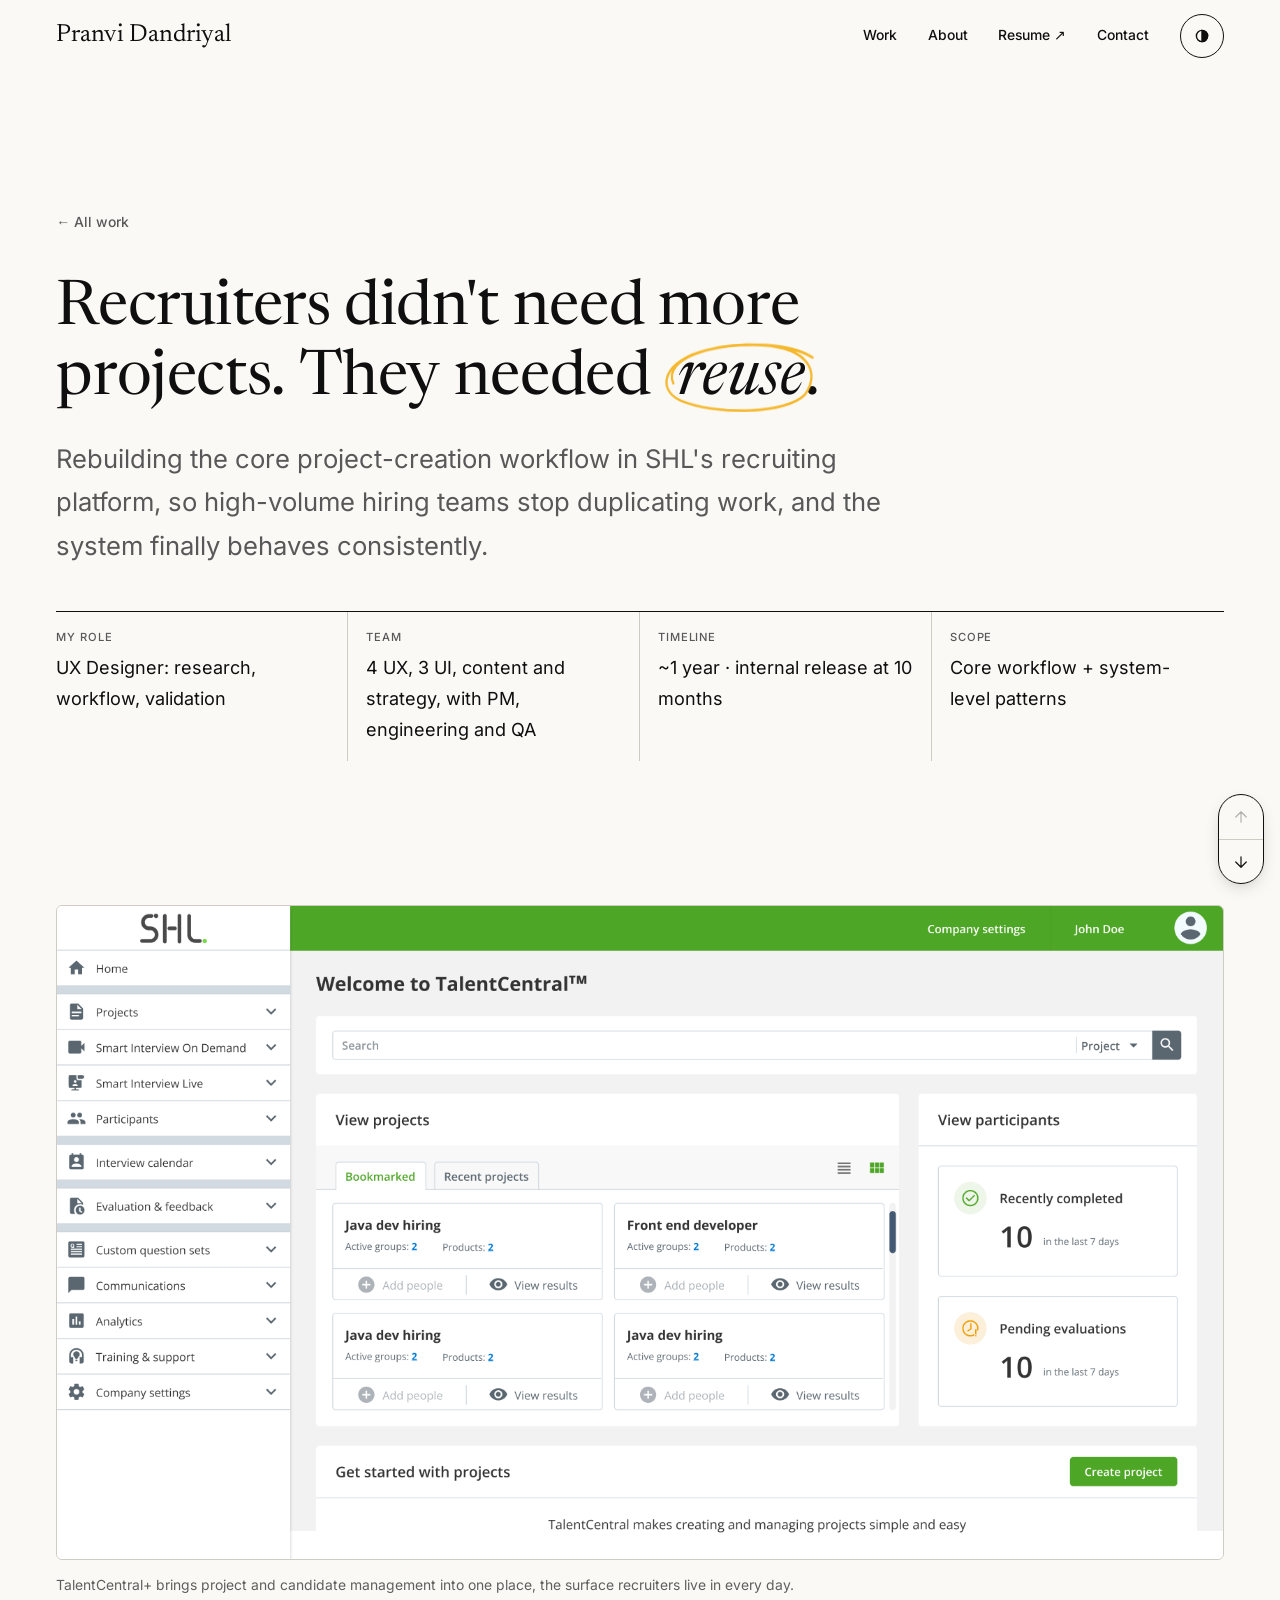
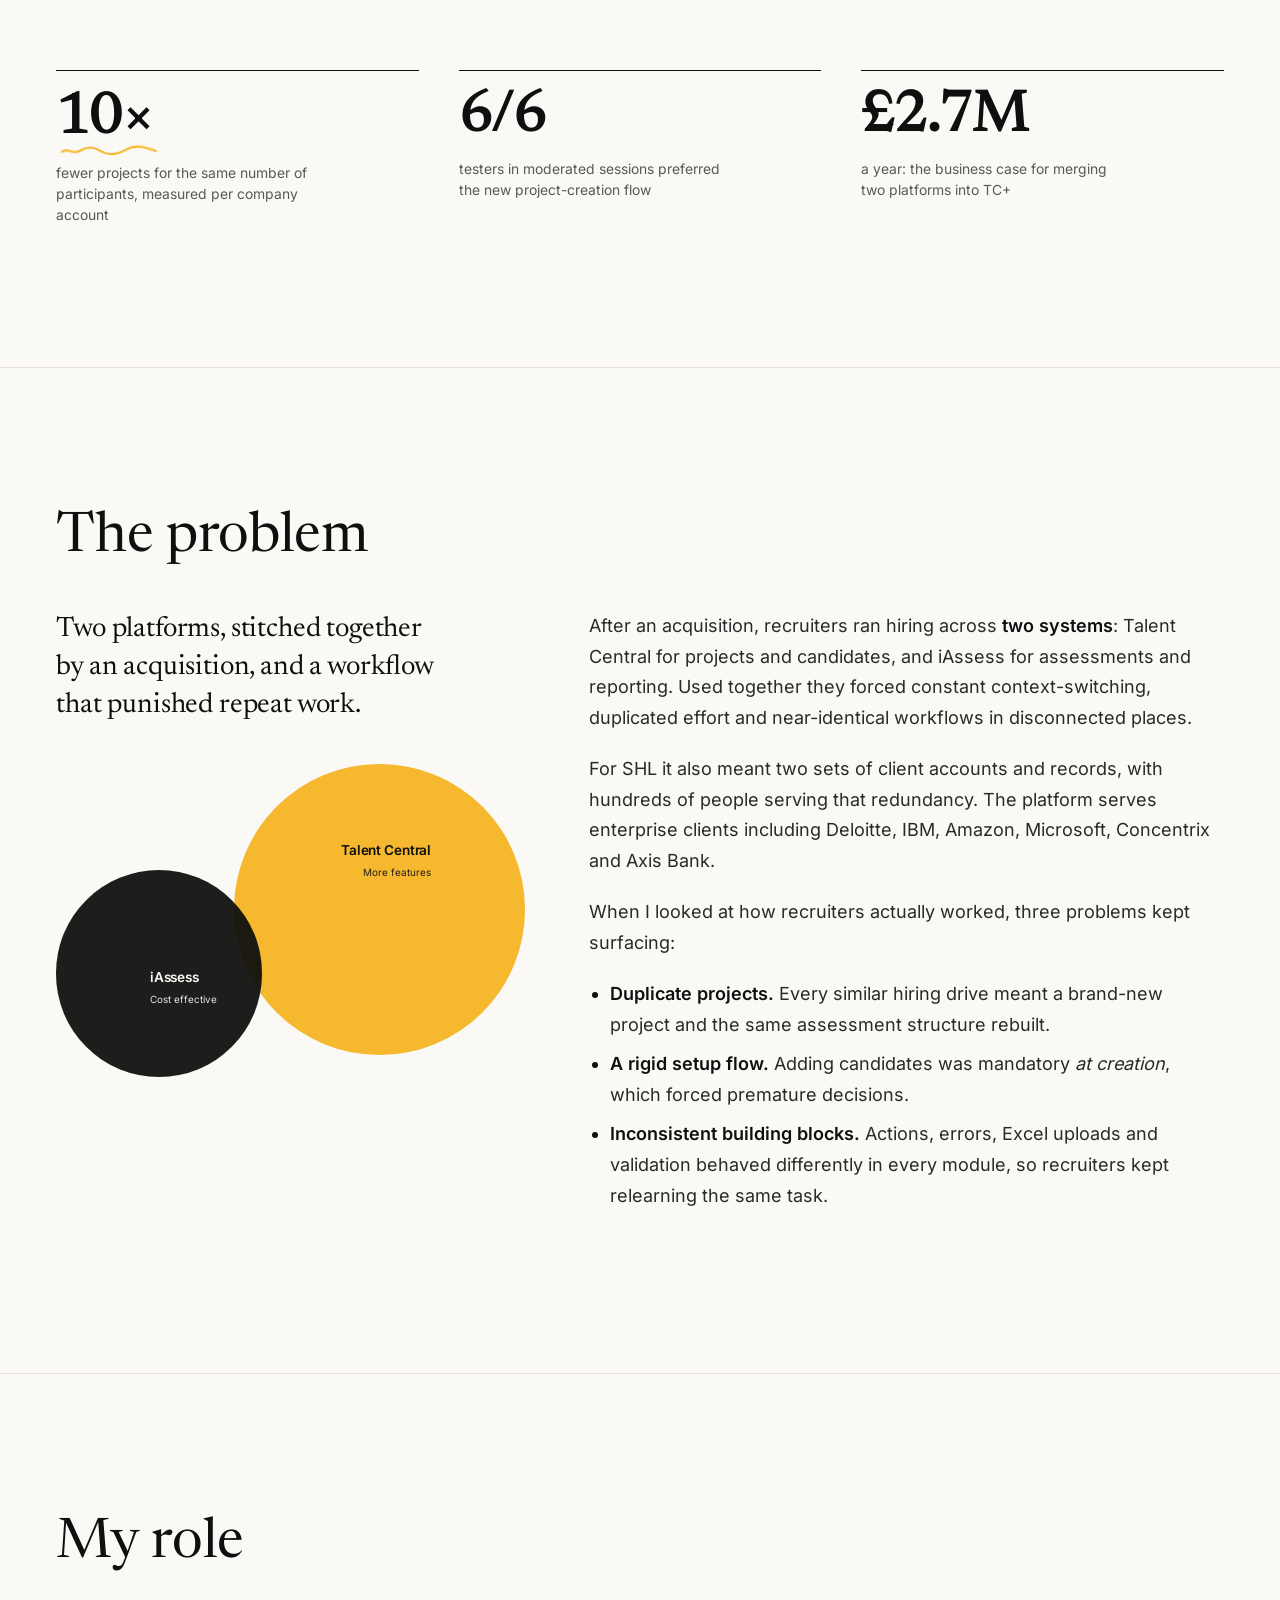
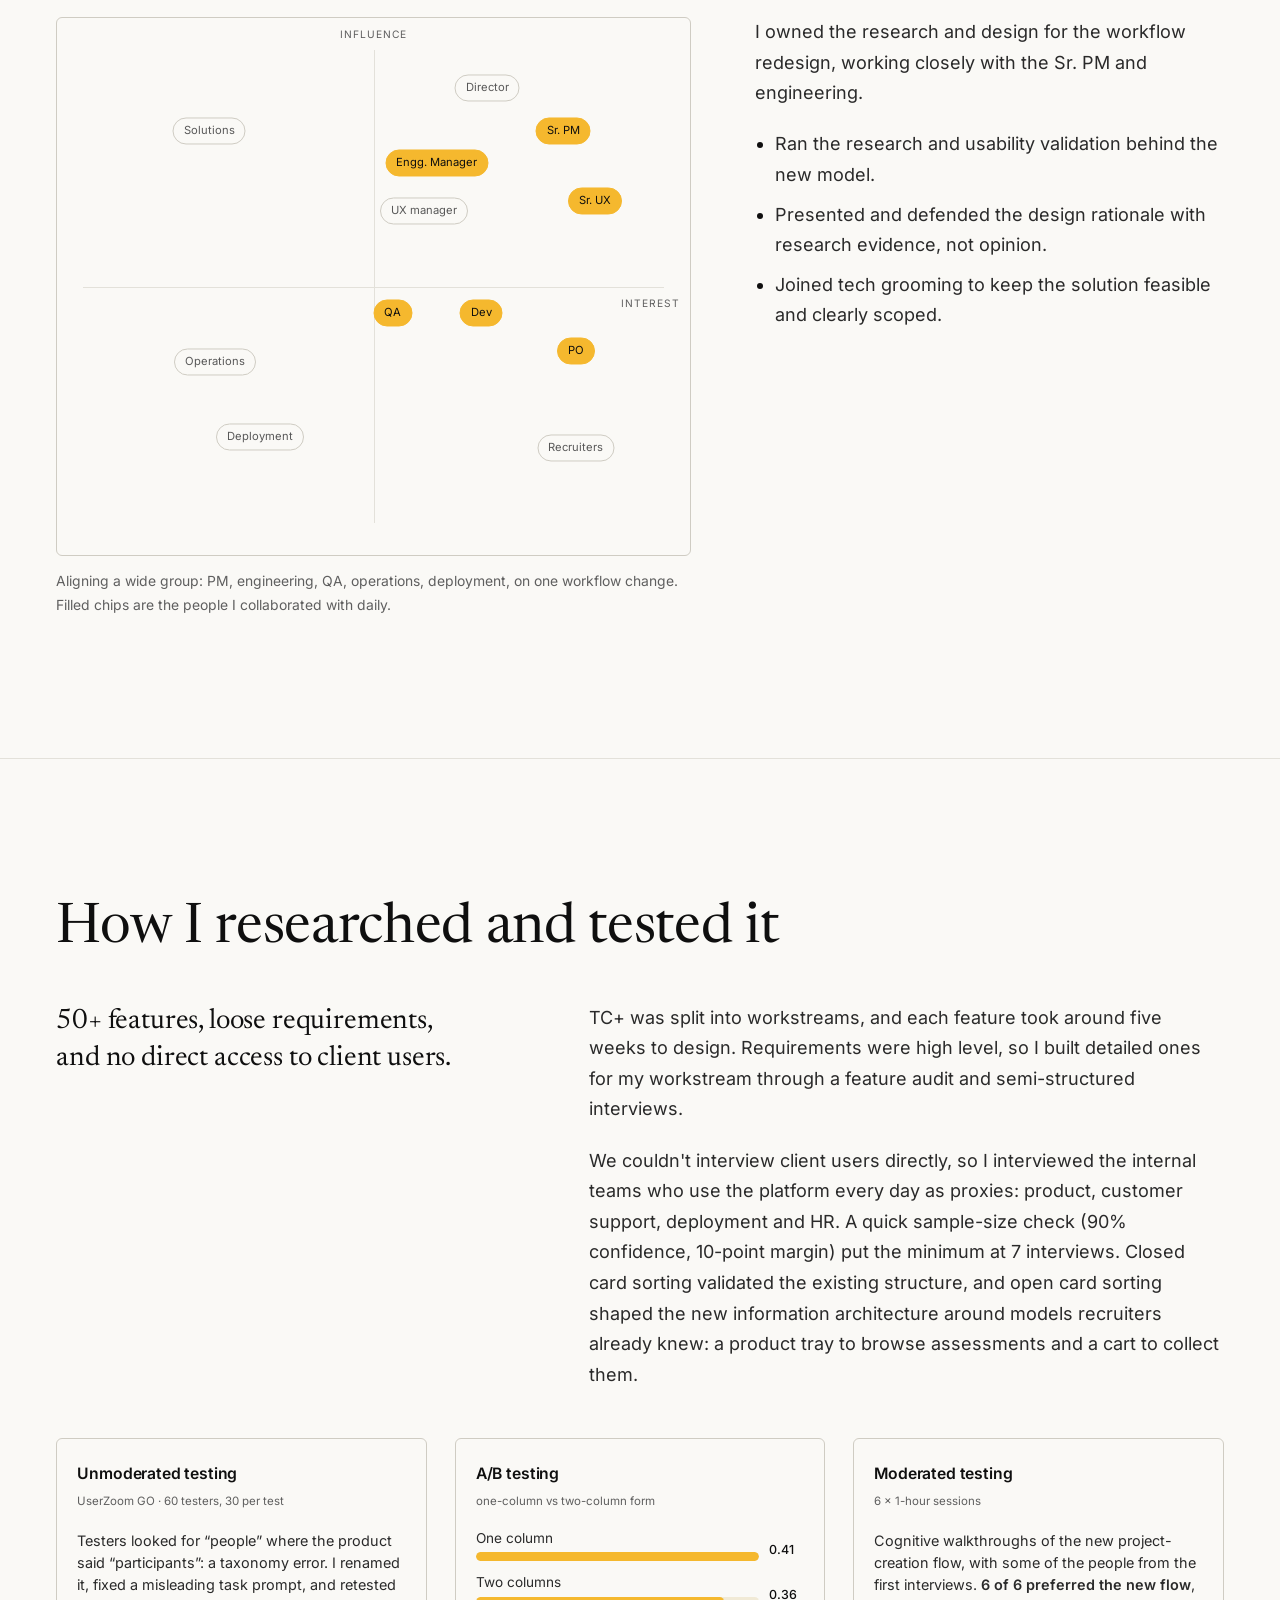
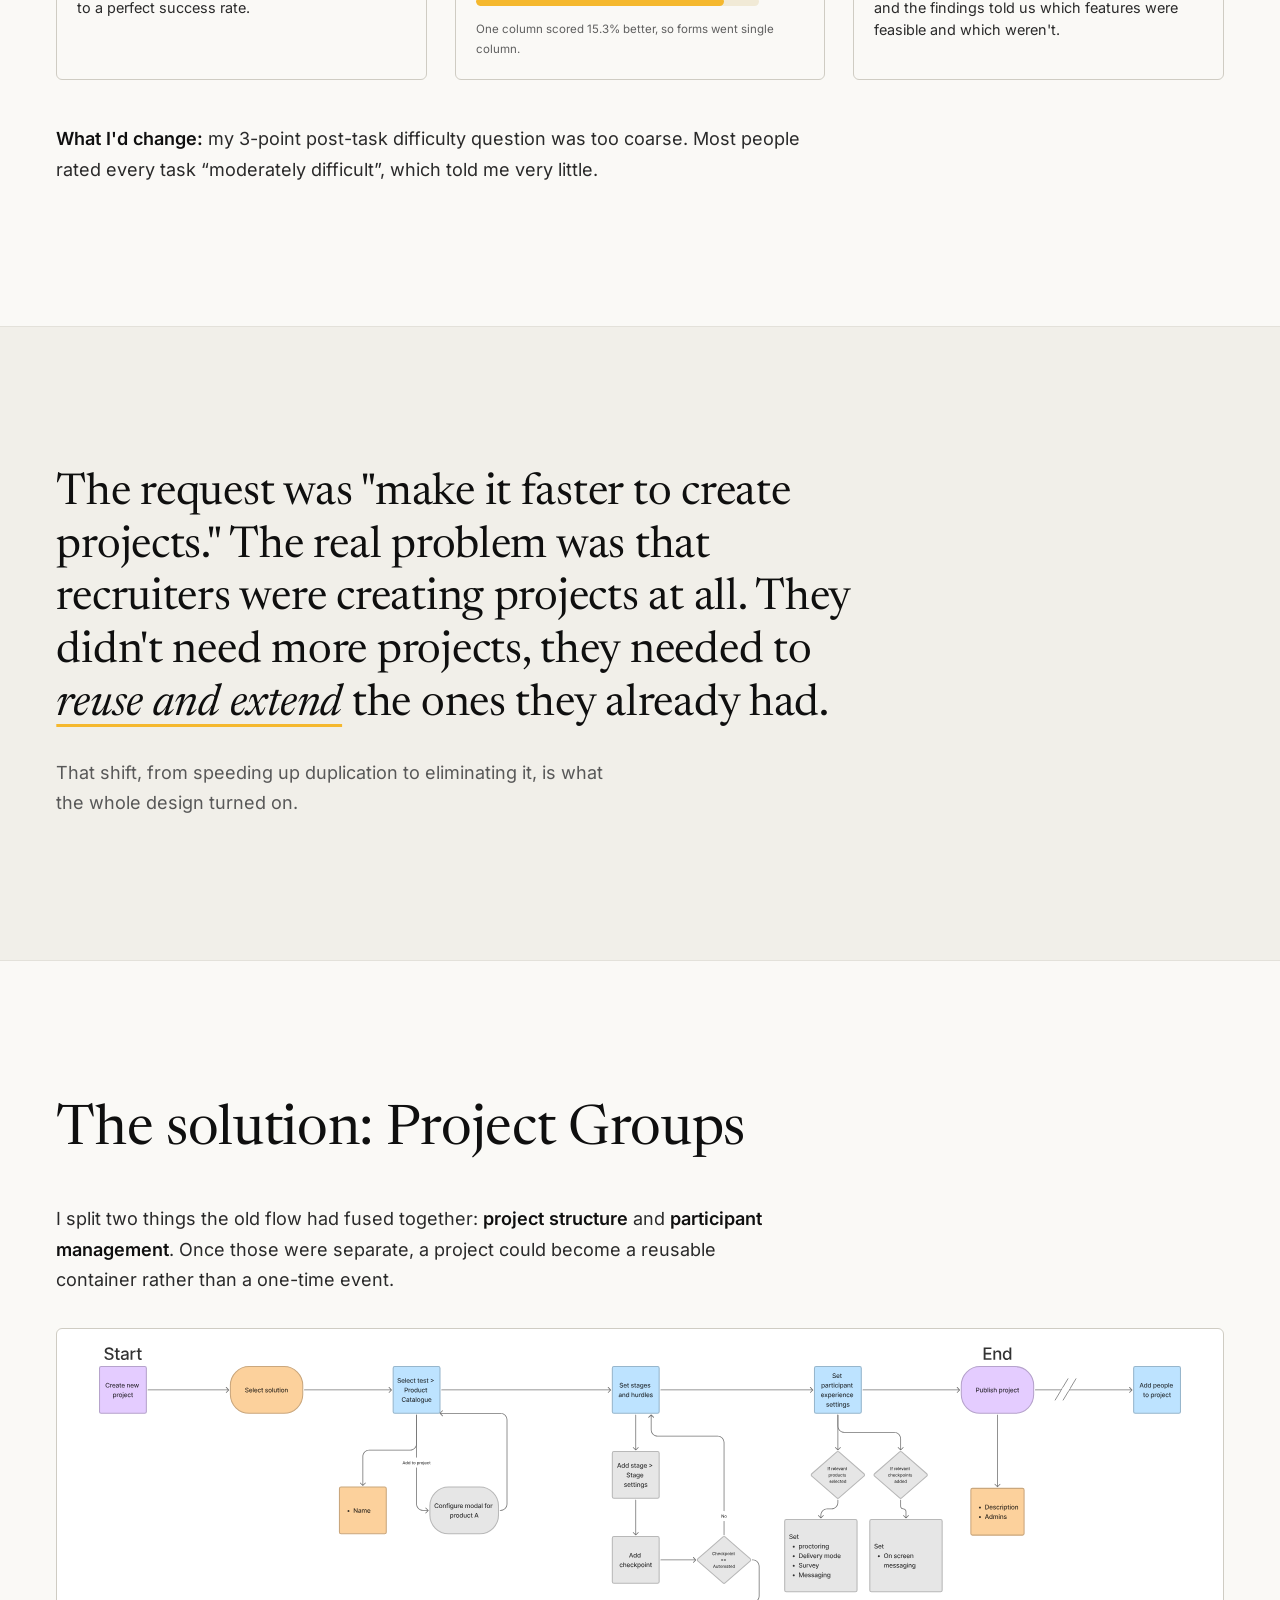
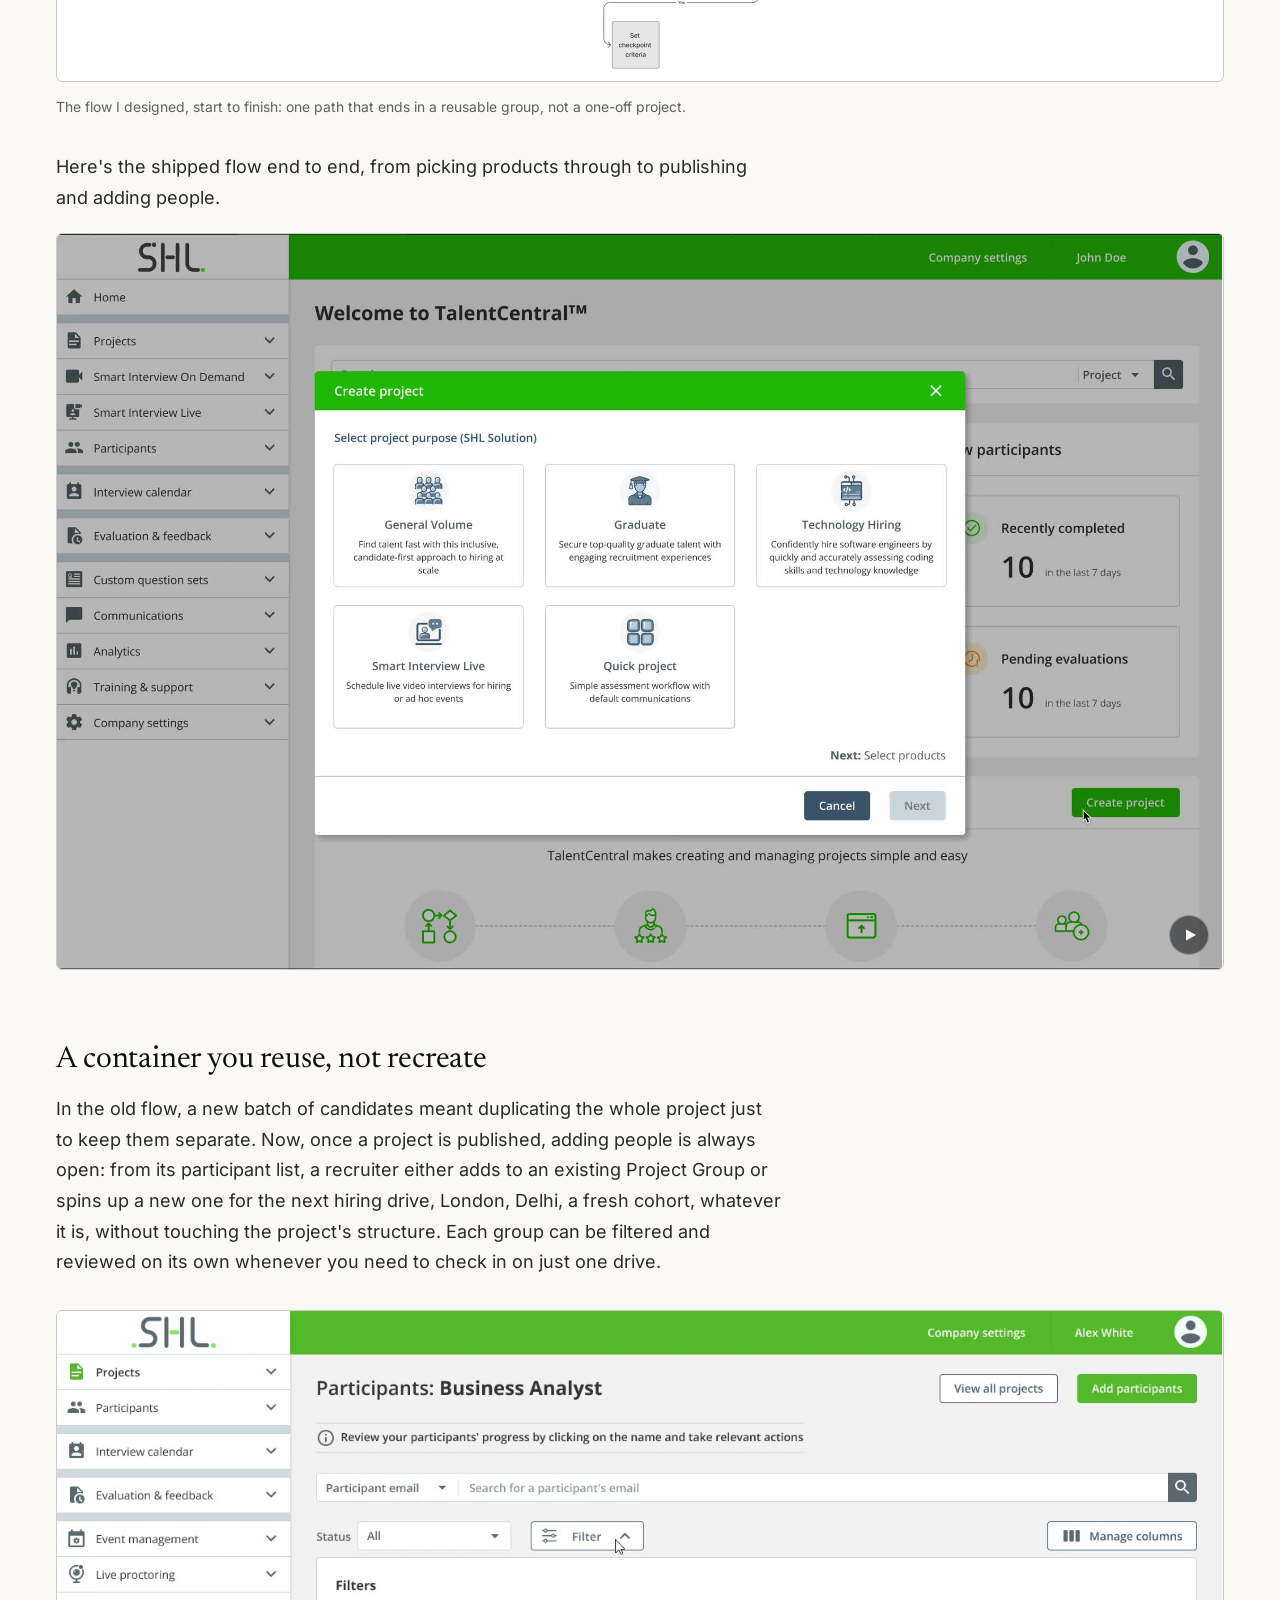
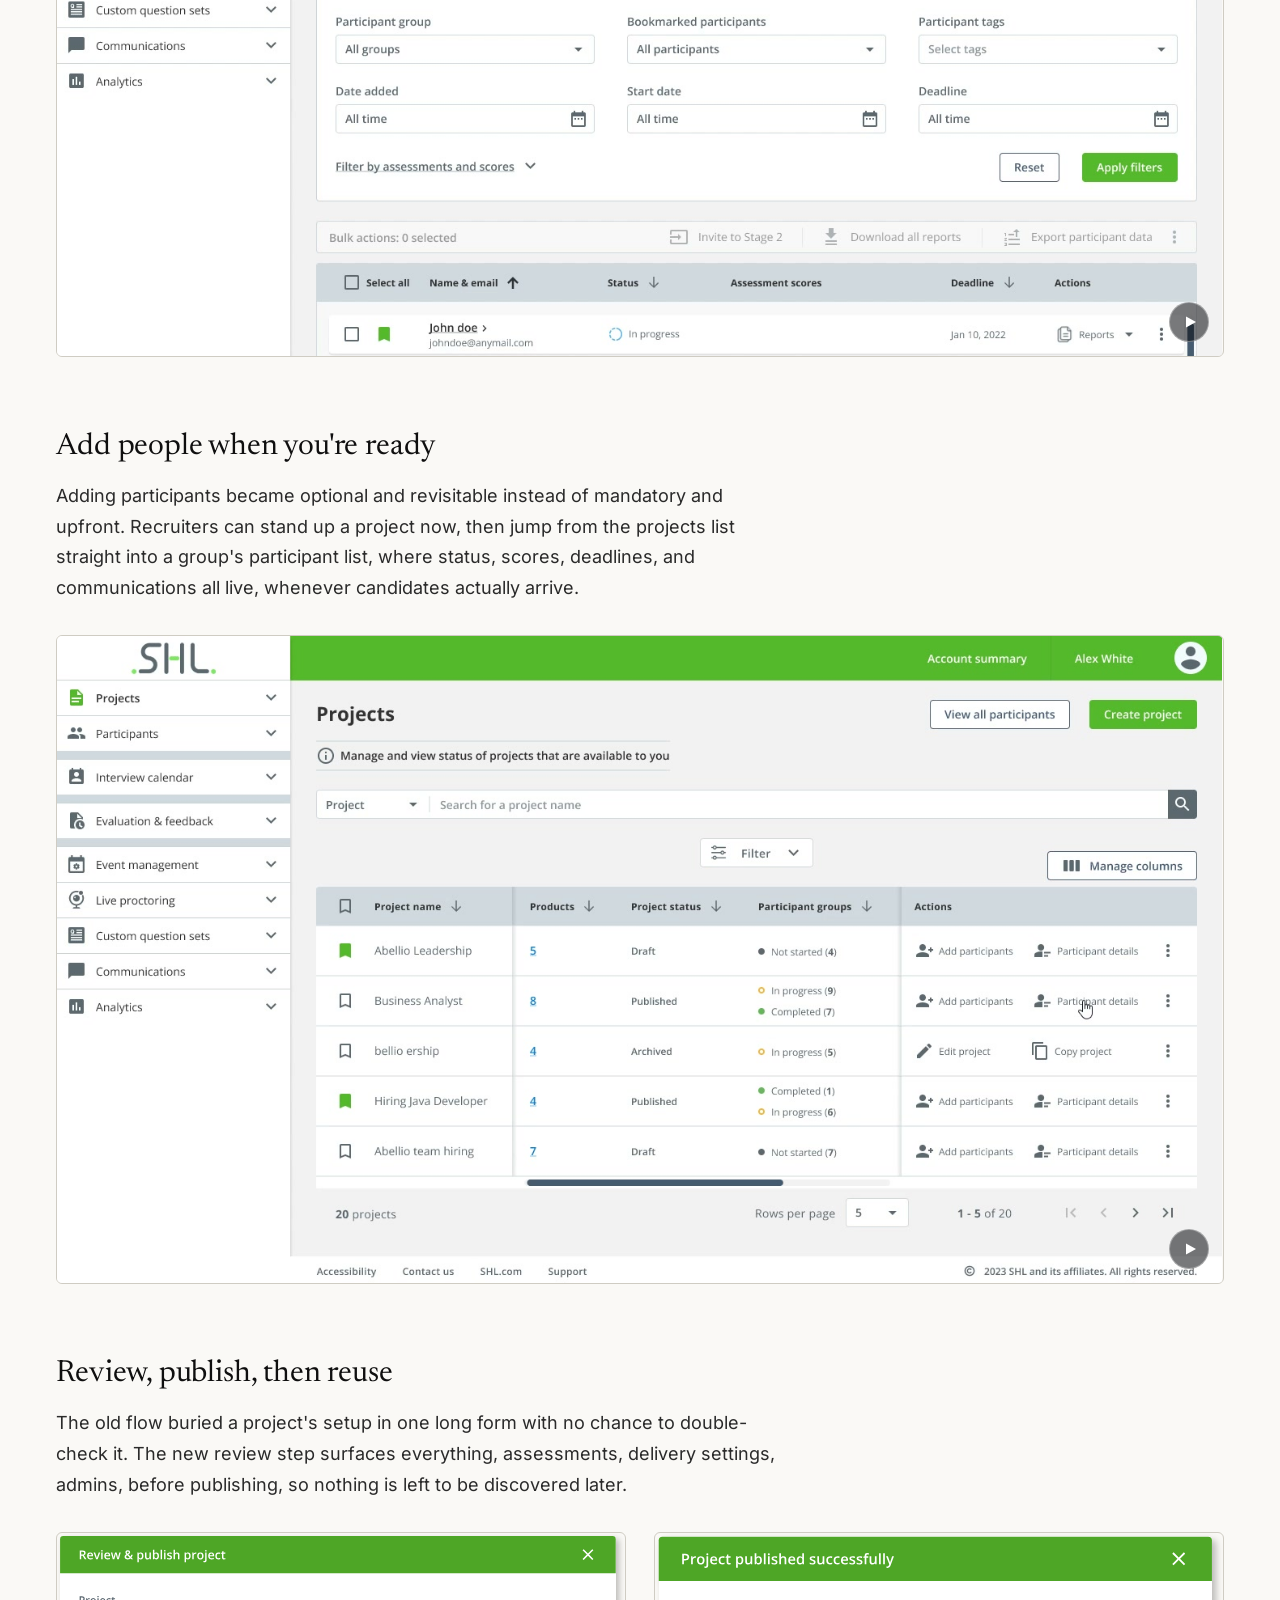
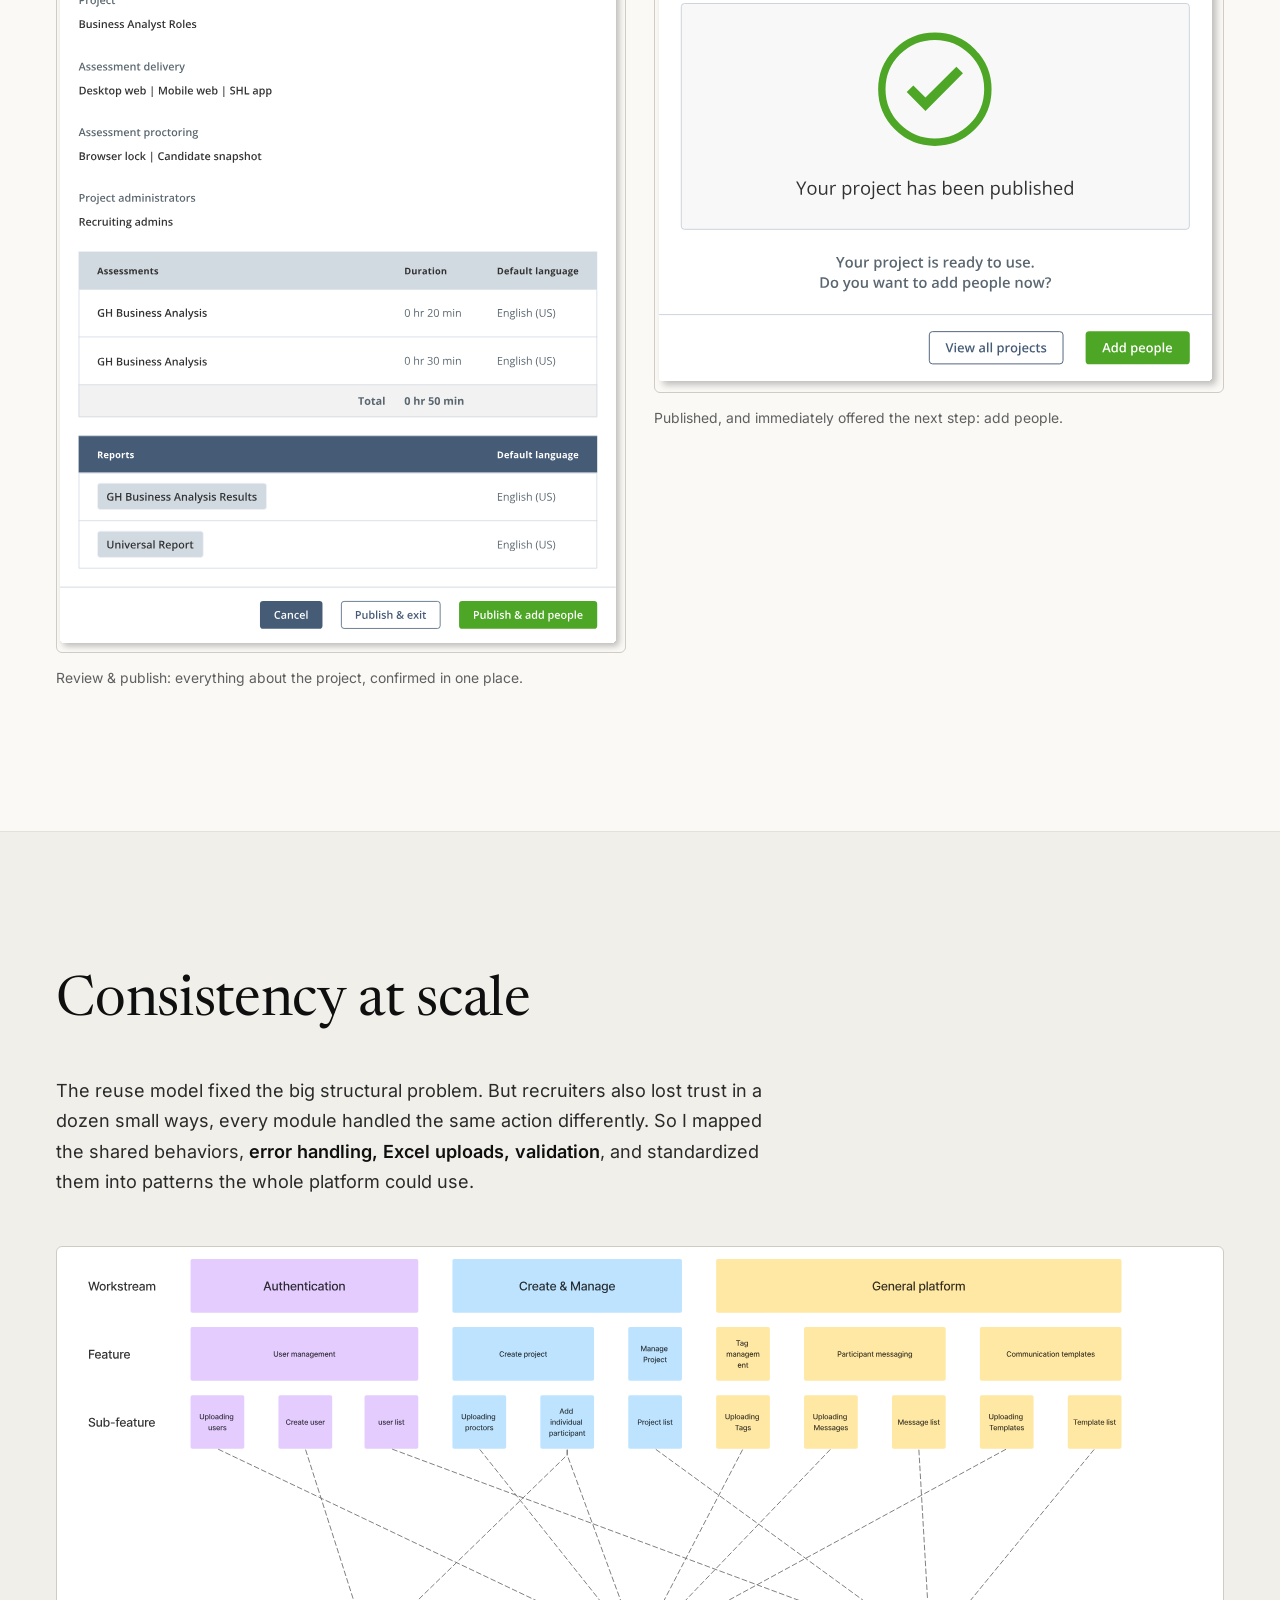
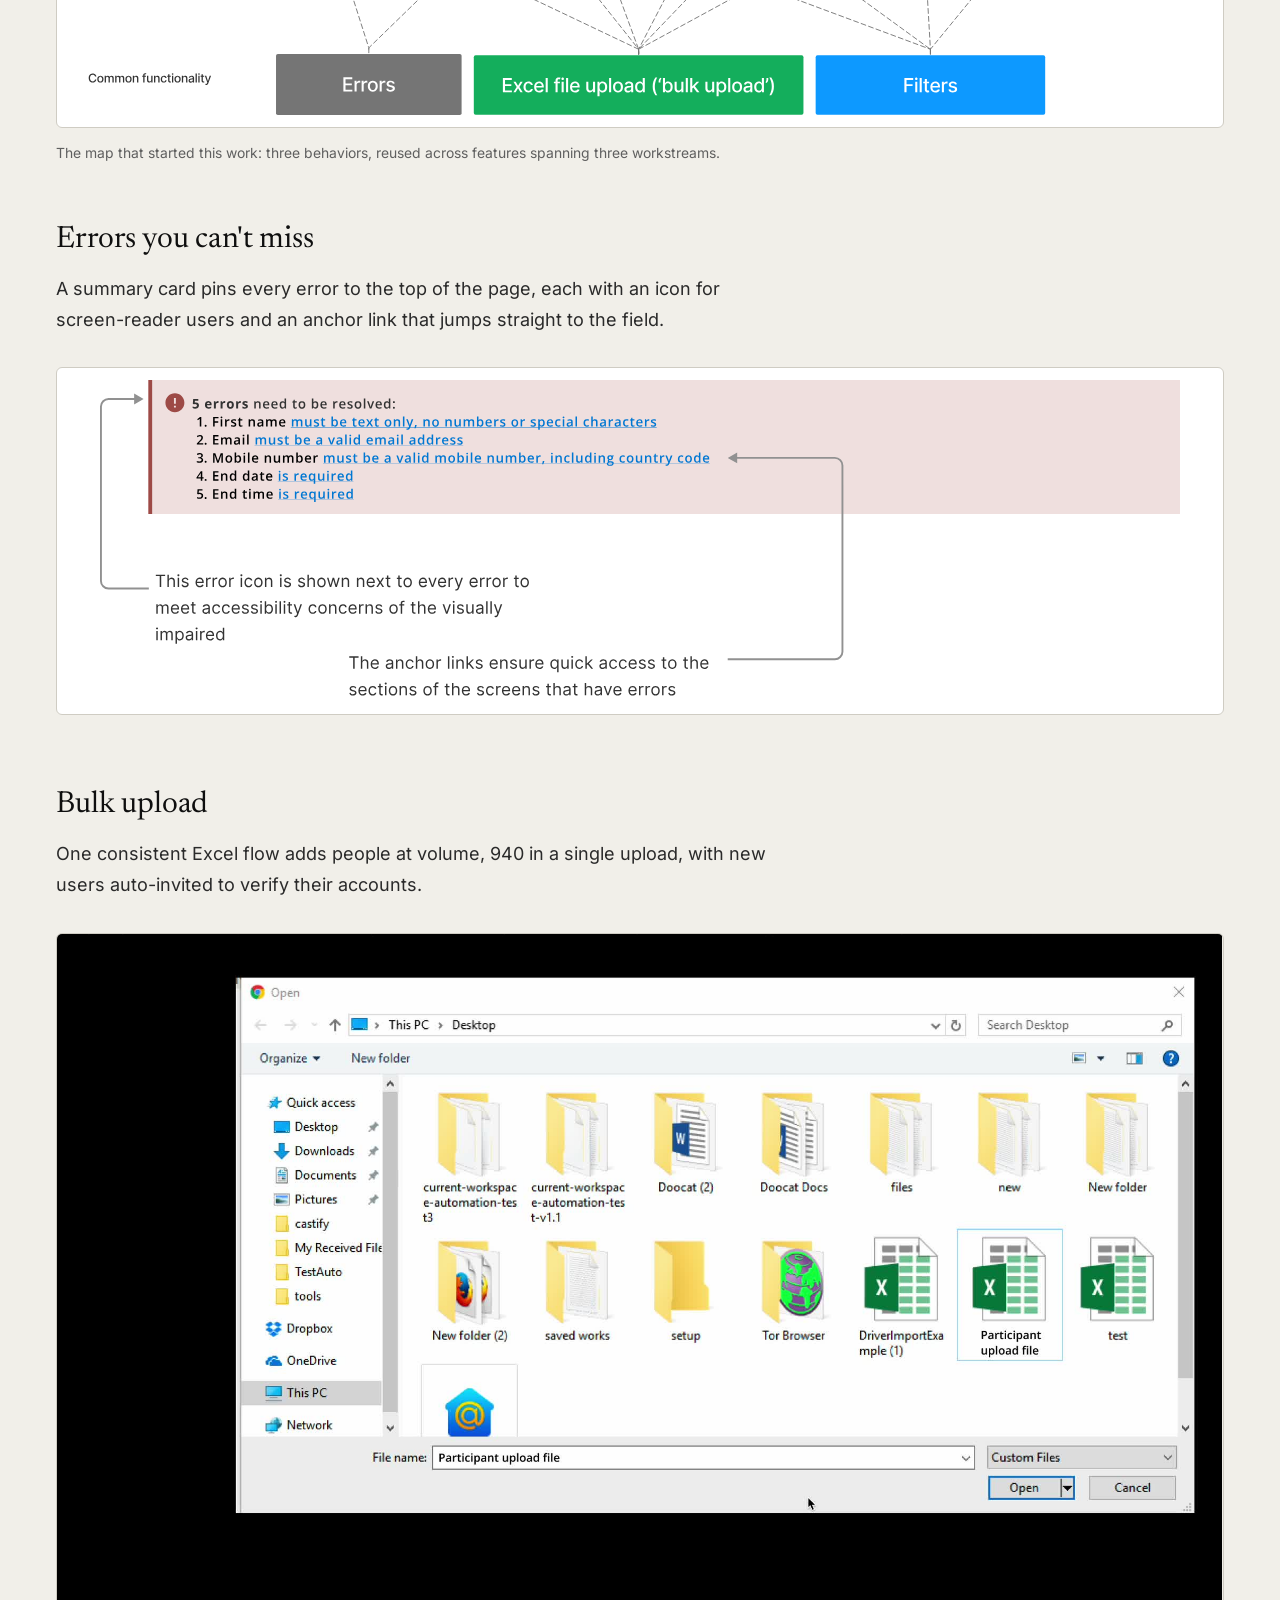
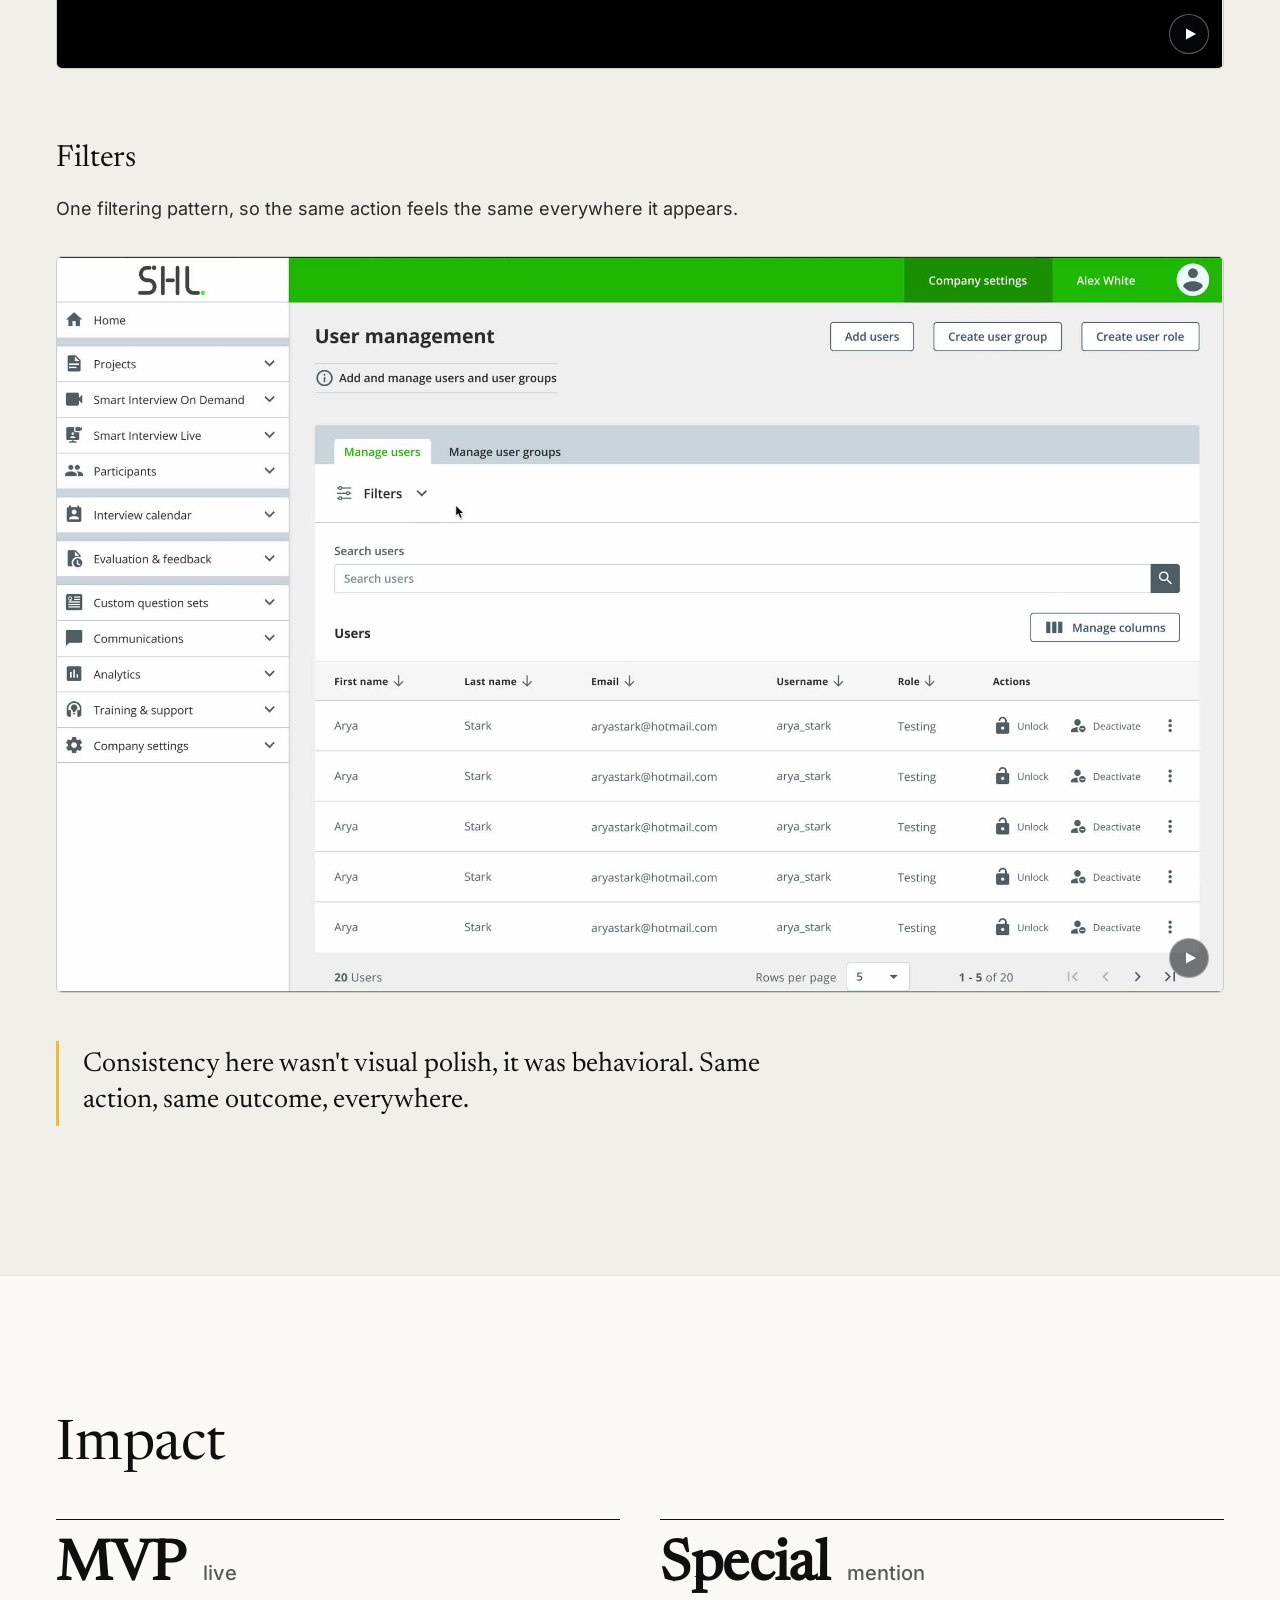
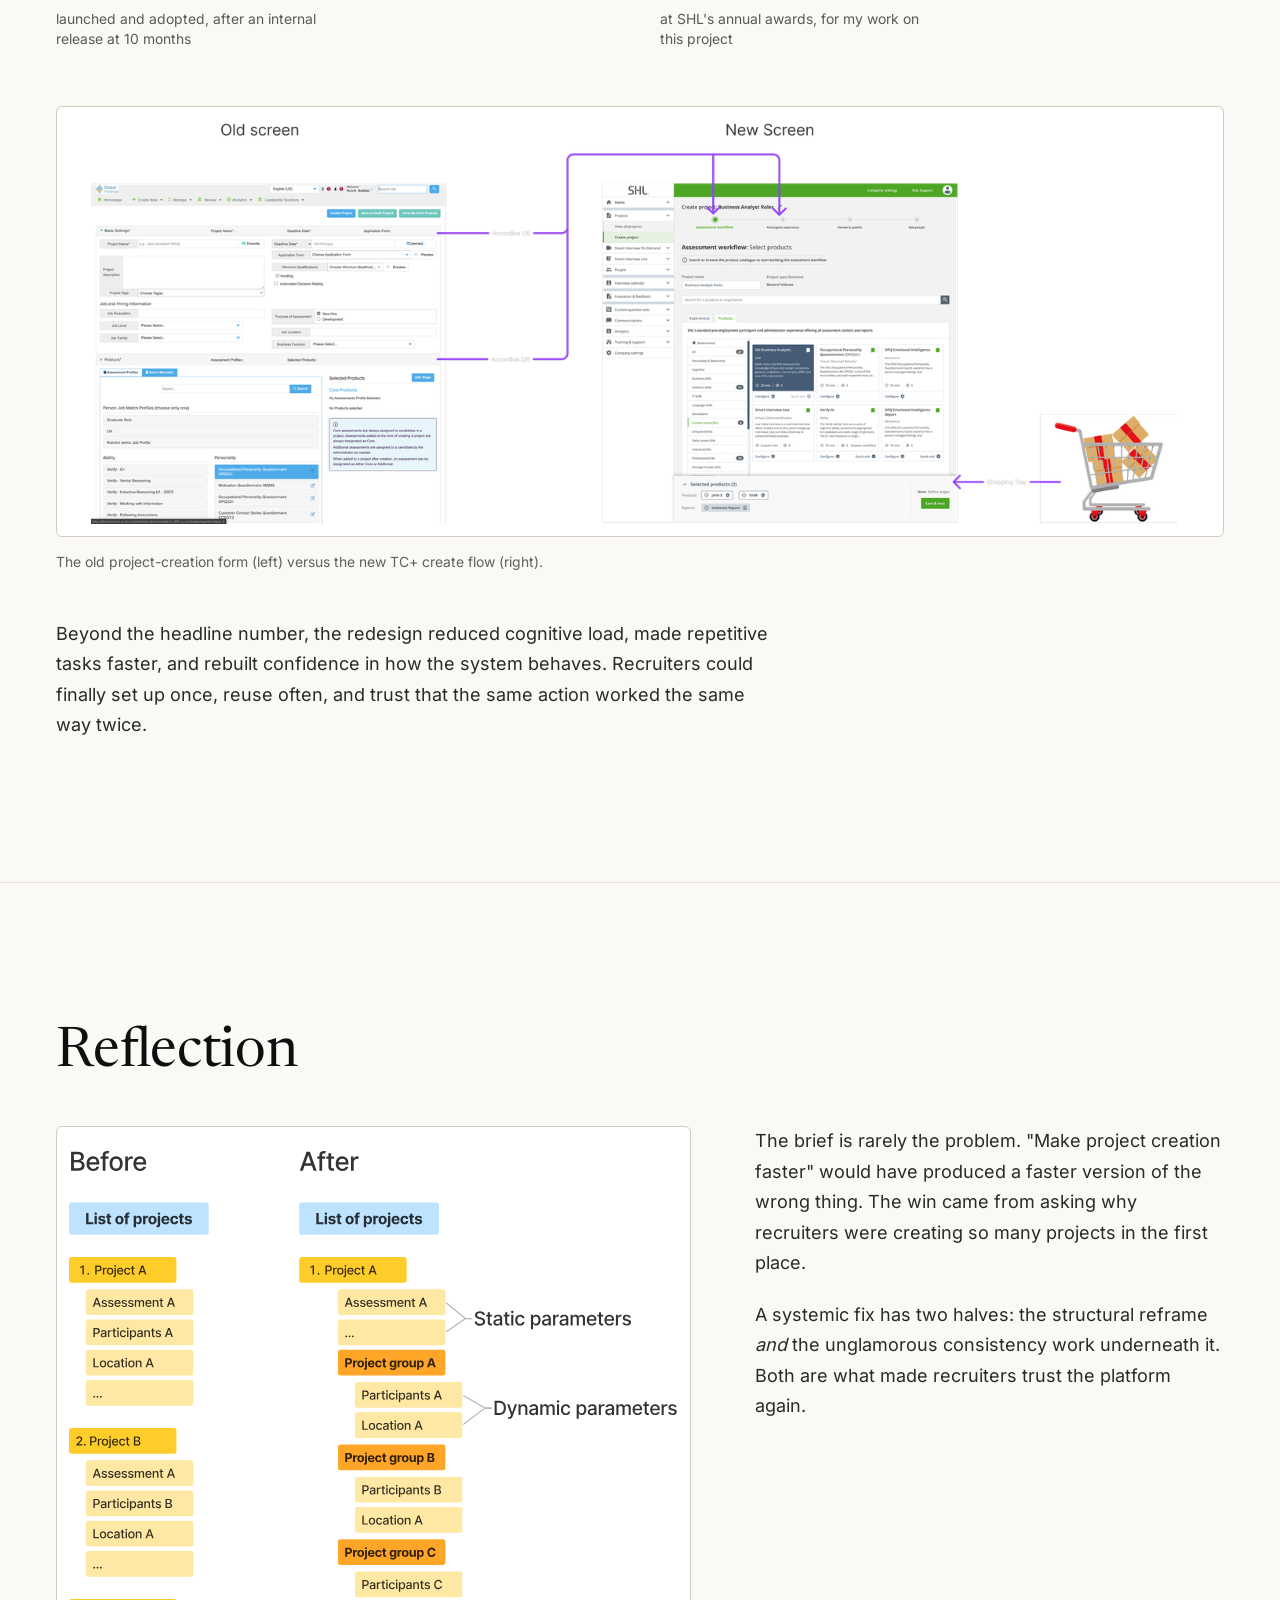
<file: talentcentral-project-groups.html>
<!DOCTYPE html>
<html lang="en">
<head>
<meta charset="UTF-8">
<meta name="viewport" content="width=device-width, initial-scale=1">
<title>TalentCentral+ Project Groups | Pranvi Dandriyal</title>
<meta name="description" content="Reframing project creation in SHL's recruiting platform from 'more projects' to 'reuse': a Project Groups model that cut duplicate projects 10× and brought consistency to a fragmented workflow.">
<link rel="icon" href="data:image/svg+xml,%3Csvg xmlns=%27http://www.w3.org/2000/svg%27 viewBox=%270 0 32 32%27%3E%3Crect width=%2732%27 height=%2732%27 rx=%277%27 fill=%27%230F0F0F%27/%3E%3Ccircle cx=%2716%27 cy=%2716%27 r=%276.5%27 fill=%27%23F5B82E%27/%3E%3C/svg%3E">
<meta name="theme-color" content="#FAF9F6">
<meta property="og:type" content="article">
<meta property="og:title" content="TalentCentral+ Project Groups | Pranvi Dandriyal">
<meta property="og:description" content="Reframing project creation in SHL's recruiting platform from 'more projects' to 'reuse': a Project Groups model that cut duplicate projects 10× and brought consistency to a fragmented workflow.">
<meta property="og:url" content="https://pranvid.github.io/PranviDandriyal/talentcentral-project-groups.html">
<meta property="og:image" content="https://pranvid.github.io/PranviDandriyal/images/talentcentral-project-groups.png">
<meta name="twitter:card" content="summary_large_image">
<link rel="preload" href="fonts/newsreader.woff2" as="font" type="font/woff2" crossorigin>
<link rel="preload" href="fonts/newsreader-italic.woff2" as="font" type="font/woff2" crossorigin>
<link rel="preload" href="fonts/inter.woff2" as="font" type="font/woff2" crossorigin>
<script>try{var t=localStorage.getItem('theme');if(t)document.documentElement.setAttribute('data-theme',t)}catch(e){}document.documentElement.classList.add('js')</script>
<link rel="stylesheet" href="styles.css?v=43">
</head>
<body data-case="talentcentral">
<a class="skip" href="#context">Skip to case study</a>

<header class="site-head">
  <div class="wrap site-head__in">
    <a class="brand" href="./">Pranvi Dandriyal</a>
    <nav class="nav" aria-label="Primary">
      <a href="./#work" data-nav-hide>Work</a>
      <a href="./#about" data-nav-hide>About</a>
      <a href="pranvidandriyal-resume.pdf">Resume ↗</a>
      <a href="./#contact">Contact</a>
      <button class="tbtn" id="tog" type="button" aria-label="Toggle light and dark theme" aria-pressed="false"><svg viewBox="0 0 16 16" fill="none" stroke="currentColor" stroke-width="1.4" aria-hidden="true"><circle cx="8" cy="8" r="5.6"/><path d="M8 2.4a5.6 5.6 0 0 1 0 11.2z" fill="currentColor"/></svg></button>
    </nav>
  </div>
</header>

<main>

  <!-- HEADER -->
  <section class="case-head wrap">
    <a class="back" href="./#work">← All work</a>
    <h1>Recruiters didn't need more projects. They needed <span class="hl">reuse</span>.</h1>
    <p class="case-head__sub">Rebuilding the core project-creation workflow in SHL's recruiting platform, so high-volume hiring teams stop duplicating work, and the system finally behaves consistently.</p>

    <dl class="spec">
      <div><dt>My role</dt><dd>UX Designer: research, workflow, validation</dd></div>
      <div><dt>Team</dt><dd>4 UX, 3 UI, content and strategy, with PM, engineering and QA</dd></div>
      <div><dt>Timeline</dt><dd>~1 year · internal release at 10 months</dd></div>
      <div><dt>Scope</dt><dd>Core workflow + system-level patterns</dd></div>
    </dl>
  </section>

  <div class="wrap case-hero-img">
    <div class="frame" style="aspect-ratio:auto"><img src="images/talentcentral-project-groups.webp" alt="The TalentCentral+ home: bookmarked hiring projects with active groups, participant activity, and project creation in one dashboard" width="1670" height="936" fetchpriority="high" decoding="async"></div>
    <p class="figcap">TalentCentral+ brings project and candidate management into one place, the surface recruiters live in every day.</p>
  </div>

  <!-- AT A GLANCE -->
  <section class="section" style="padding-top:0">
    <div class="wrap">
      <div class="stats">
        <div class="stat">
          <div class="stat__num"><b class="mm">10×</b></div>
          <p class="stat__label">fewer projects for the same number of participants, measured per company account</p>
        </div>
        <div class="stat">
          <div class="stat__num"><b>6/6</b></div>
          <p class="stat__label">testers in moderated sessions preferred the new project-creation flow</p>
        </div>
        <div class="stat">
          <div class="stat__num"><b>£2.7M</b></div>
          <p class="stat__label">a year: the business case for merging two platforms into TC+</p>
        </div>
      </div>
    </div>
  </section>

  <hr class="rule">

  <!-- 01 PROBLEM -->
  <section class="section" id="context">
    <div class="wrap">
      <div class="section-label"><h2>The problem</h2></div>
      <div class="split">
        <div>
          <p class="lead-in">Two platforms, stitched together by an acquisition, and a workflow that punished repeat work.</p>
          <div class="venn" style="margin-top:clamp(24px,4vw,40px)" role="img" aria-label="Venn diagram of the two overlapping systems: Talent Central, with more features, and iAssess, cost effective, forced into one recruiter workflow after the acquisition">
            <div class="venn__circle venn__circle--a"></div>
            <div class="venn__circle venn__circle--b"></div>
            <div class="venn__label venn__label--a"><h4>Talent Central</h4><p>More features</p></div>
            <div class="venn__label venn__label--b"><h4>iAssess</h4><p>Cost effective</p></div>
          </div>
        </div>
        <div class="prose">
          <p>After an acquisition, recruiters ran hiring across <strong>two systems</strong>: Talent Central for projects and candidates, and iAssess for assessments and reporting. Used together they forced constant context-switching, duplicated effort and near-identical workflows in disconnected places.</p>
          <p>For SHL it also meant two sets of client accounts and records, with hundreds of people serving that redundancy. The platform serves enterprise clients including Deloitte, IBM, Amazon, Microsoft, Concentrix and Axis Bank.</p>
          <p>When I looked at how recruiters actually worked, three problems kept surfacing:</p>
          <ul>
            <li><strong>Duplicate projects.</strong> Every similar hiring drive meant a brand-new project and the same assessment structure rebuilt.</li>
            <li><strong>A rigid setup flow.</strong> Adding candidates was mandatory <em>at creation</em>, which forced premature decisions.</li>
            <li><strong>Inconsistent building blocks.</strong> Actions, errors, Excel uploads and validation behaved differently in every module, so recruiters kept relearning the same task.</li>
          </ul>
        </div>
      </div>
    </div>
  </section>

  <hr class="rule">

  <!-- 02 ROLE -->
  <section class="section">
    <div class="wrap">
      <div class="section-label"><h2>My role</h2></div>
      <div class="split split--rev">
        <div class="prose">
          <p>I owned the research and design for the workflow redesign, working closely with the Sr. PM and engineering.</p>
          <ul>
            <li>Ran the research and usability validation behind the new model.</li>
                        <li>Presented and defended the design rationale with research evidence, not opinion.</li>
            <li>Joined tech grooming to keep the solution feasible and clearly scoped.</li>
          </ul>
        </div>
        <div class="split__media">
          <div class="quad" role="img" aria-label="Stakeholder map plotting influence against interest. I worked most closely with the senior PM, engineering manager, senior UX, QA, developers, and product owner.">
            <span class="axis axis--y">Influence</span>
            <span class="axis axis--x">Interest</span>
            <span class="chip" style="left:24%; top:21%">Solutions</span>
            <span class="chip" style="left:68%; top:13%">Director</span>
            <span class="chip chip--hot" style="left:80%; top:21%">Sr. PM</span>
            <span class="chip chip--hot" style="left:60%; top:27%">Engg. Manager</span>
            <span class="chip chip--hot" style="left:85%; top:34%">Sr. UX</span>
            <span class="chip" style="left:58%; top:36%">UX manager</span>
            <span class="chip chip--hot" style="left:53%; top:55%">QA</span>
            <span class="chip chip--hot" style="left:67%; top:55%">Dev</span>
            <span class="chip chip--hot" style="left:82%; top:62%">PO</span>
            <span class="chip" style="left:25%; top:64%">Operations</span>
            <span class="chip" style="left:82%; top:80%">Recruiters</span>
            <span class="chip" style="left:32%; top:78%">Deployment</span>
          </div>
          <p class="figcap">Aligning a wide group: PM, engineering, QA, operations, deployment, on one workflow change. Filled chips are the people I collaborated with daily.</p>
        </div>
      </div>
    </div>
  </section>

  <hr class="rule">

  <!-- RESEARCH & TESTING -->
  <section class="section">
    <div class="wrap">
      <div class="section-label"><h2>How I researched and tested it</h2></div>
      <div class="split" style="margin-bottom:clamp(32px,5vw,48px)">
        <p class="lead-in">50+ features, loose requirements, and no direct access to client users.</p>
        <div class="prose">
          <p>TC+ was split into workstreams, and each feature took around five weeks to design. Requirements were high level, so I built detailed ones for my workstream through a feature audit and semi-structured interviews.</p>
          <p>We couldn't interview client users directly, so I interviewed the internal teams who use the platform every day as proxies: product, customer support, deployment and HR. A quick sample-size check (90% confidence, 10-point margin) put the minimum at 7 interviews. Closed card sorting validated the existing structure, and open card sorting shaped the new information architecture around models recruiters already knew: a product tray to browse assessments and a cart to collect them.</p>
        </div>
      </div>
      <div class="gallery" style="grid-template-columns:repeat(auto-fit,minmax(min(100%,260px),1fr)); margin-bottom:clamp(28px,5vw,44px)">
        <div class="viz">
          <h5>Unmoderated testing</h5>
          <p class="viz__sub">UserZoom GO · 60 testers, 30 per test</p>
          <p style="font-size:0.9rem; line-height:1.55">Testers looked for “people” where the product said “participants”: a taxonomy error. I renamed it, fixed a misleading task prompt, and retested to a perfect success rate.</p>
        </div>
        <div class="viz">
          <h5>A/B testing</h5>
          <p class="viz__sub">one-column vs two-column form</p>
          <div class="bar-row"><div><div class="bar-label">One column</div><div class="bar-track"><div class="bar" style="width:100%"></div></div></div><span class="bar-num">0.41</span></div>
          <div class="bar-row"><div><div class="bar-label">Two columns</div><div class="bar-track"><div class="bar" style="width:87.8%"></div></div></div><span class="bar-num">0.36</span></div>
          <p class="viz__sub" style="margin:14px 0 0">One column scored 15.3% better, so forms went single column.</p>
        </div>
        <div class="viz">
          <h5>Moderated testing</h5>
          <p class="viz__sub">6 × 1-hour sessions</p>
          <p style="font-size:0.9rem; line-height:1.55">Cognitive walkthroughs of the new project-creation flow, with some of the people from the first interviews. <strong>6 of 6 preferred the new flow</strong>, and the findings told us which features were feasible and which weren't.</p>
        </div>
      </div>
      <div class="prose" style="max-width:70ch">
        <p><strong>What I'd change:</strong> my 3-point post-task difficulty question was too coarse. Most people rated every task “moderately difficult”, which told me very little.</p>
      </div>
    </div>
  </section>

  <hr class="rule">

  <!-- INSIGHT / REFRAME -->
  <section class="section section--tint">
    <div class="wrap">
      <p class="insight">The request was "make it faster to create projects." The real problem was that recruiters were creating projects at all. They didn't need more projects, they needed to <em class="emph">reuse and extend</em> the ones they already had.</p>
      <p style="color:var(--muted); max-width:52ch; margin:26px 0 0">That shift, from speeding up duplication to eliminating it, is what the whole design turned on.</p>
    </div>
  </section>

  <hr class="rule">

  <!-- 03 SOLUTION -->
  <section class="section">
    <div class="wrap">
      <div class="section-label"><h2>The solution: Project Groups</h2></div>
      <div class="prose" style="margin-bottom:clamp(24px,4vw,32px)">
        <p>I split two things the old flow had fused together: <strong>project structure</strong> and <strong>participant management</strong>. Once those were separate, a project could become a reusable container rather than a one-time event.</p>
      </div>
      <div style="margin-bottom:clamp(24px,4vw,32px)">
        <div class="frame frame--diagram" style="aspect-ratio:4068/1235"><img src="images/tc-flow-overview.svg" alt="End-to-end flow diagram: create new project, select solution, select test from the product catalogue, set stages and hurdles, set participant experience settings, publish project, add people to project" width="4068" height="1235" loading="lazy"></div>
        <p class="figcap">The flow I designed, start to finish: one path that ends in a reusable group, not a one-off project.</p>
      </div>
      <div class="prose" style="margin-bottom:clamp(16px,3vw,20px)">
        <p>Here's the shipped flow end to end, from picking products through to publishing and adding people.</p>
      </div>
      <div style="margin-bottom:clamp(40px,6vw,72px)">
        <div class="frame" style="aspect-ratio:2200/1388"><video muted loop playsinline preload="none" data-autoplay poster="images/tc-create-project-poster.jpg" width="2200" height="1388" aria-label="Screen recording of the full project-creation flow in TalentCentral+: assessment workflow, participant experience, review and publish, then adding people"><source data-src="images/tc-create-project.mp4" type="video/mp4"></video></div>
      </div>

      <div class="prose" style="margin-bottom:clamp(24px,4vw,32px)">
        <h3>A container you reuse, not recreate</h3>
        <p>In the old flow, a new batch of candidates meant duplicating the whole project just to keep them separate. Now, once a project is published, adding people is always open: from its participant list, a recruiter either adds to an existing Project Group or spins up a new one for the next hiring drive, London, Delhi, a fresh cohort, whatever it is, without touching the project's structure. Each group can be filtered and reviewed on its own whenever you need to check in on just one drive.</p>
      </div>
      <div style="margin-bottom:clamp(40px,6vw,72px)">
        <div class="frame" style="aspect-ratio:1440/798"><video muted loop playsinline preload="none" data-autoplay poster="images/tc-project-group-filter-poster.jpg" width="1440" height="798" aria-label="Screen recording of filtering a project's participant list by Project Group in TalentCentral+: opening the filter panel, choosing a group from several including London, Delhi, New York, Mumbai, and Manchester, then applying it"><source data-src="images/tc-project-group-filter.mp4" type="video/mp4"></video></div>
      </div>

      <div class="prose" style="margin-bottom:clamp(24px,4vw,32px)">
        <h3>Add people when you're ready</h3>
        <p>Adding participants became optional and revisitable instead of mandatory and upfront. Recruiters can stand up a project now, then jump from the projects list straight into a group's participant list, where status, scores, deadlines, and communications all live, whenever candidates actually arrive.</p>
      </div>
      <div style="margin-bottom:clamp(40px,6vw,72px)">
        <div class="frame" style="aspect-ratio:1440/800"><video muted loop playsinline preload="none" data-autoplay poster="images/tc-participant-list-poster.jpg" width="1440" height="800" aria-label="Screen recording of moving from the projects list into a group's participant list in TalentCentral+: reviewing participant status, scores, and deadlines, then adjusting deadline and communication settings"><source data-src="images/tc-participant-list.mp4" type="video/mp4"></video></div>
      </div>

      <div class="prose" style="margin-bottom:clamp(24px,4vw,32px)">
        <h3>Review, publish, then reuse</h3>
        <p>The old flow buried a project's setup in one long form with no chance to double-check it. The new review step surfaces everything, assessments, delivery settings, admins, before publishing, so nothing is left to be discovered later.</p>
      </div>
      <div class="gallery">
        <div>
          <div class="frame frame--tall" style="aspect-ratio:736/931; background:var(--paper)"><img src="images/tc-review-publish-modal.svg" alt="Review & publish project modal in TalentCentral+, summarizing the project name, assessment delivery, proctoring, administrators, assessments, and reports before publishing" width="736" height="931" loading="lazy"></div>
          <p class="figcap">Review & publish: everything about the project, confirmed in one place.</p>
        </div>
        <div>
          <div class="frame" style="aspect-ratio:616/498; background:var(--paper)"><img src="images/tc-publish-success.svg" alt="Project published successfully confirmation in TalentCentral+, asking whether to add people now, with options to view all projects or add people" width="616" height="498" loading="lazy"></div>
          <p class="figcap">Published, and immediately offered the next step: add people.</p>
        </div>
      </div>
    </div>
  </section>

  <hr class="rule">

  <!-- 04 CONSISTENCY -->
  <section class="section section--tint">
    <div class="wrap">
      <div class="section-label"><h2>Consistency at scale</h2></div>
      <div class="prose" style="max-width:66ch; margin-bottom:clamp(28px,5vw,48px)">
        <p>The reuse model fixed the big structural problem. But recruiters also lost trust in a dozen small ways, every module handled the same action differently. So I mapped the shared behaviors, <strong>error handling, Excel uploads, validation</strong>, and standardized them into patterns the whole platform could use.</p>
      </div>
      <div style="margin-bottom:clamp(32px,5vw,56px)">
        <div class="frame frame--diagram" style="aspect-ratio:3617/1494"><img src="images/tc-system-improvements.svg" alt="Diagram mapping how Errors, Excel file upload, and Filters are shared common functionality reused across many features and sub-features spanning three workstreams: Authentication, Create and Manage, and General platform" width="3617" height="1494" loading="lazy"></div>
        <p class="figcap">The map that started this work: three behaviors, reused across features spanning three workstreams.</p>
      </div>

      <div class="prose" style="margin-bottom:clamp(24px,4vw,32px)">
        <h3>Errors you can't miss</h3>
        <p>A summary card pins every error to the top of the page, each with an icon for screen-reader users and an anchor link that jumps straight to the field.</p>
      </div>
      <div style="margin-bottom:clamp(40px,6vw,72px)">
        <div class="frame frame--diagram" style="aspect-ratio:1139/339"><img src="images/tc-error-summary.svg" alt="Error summary card in TalentCentral+: a banner listing every validation error with anchor links that jump to the affected field, plus an icon for screen-reader accessibility" width="1139" height="339" loading="lazy"></div>
      </div>

      <div class="prose" style="margin-bottom:clamp(24px,4vw,32px)">
        <h3>Bulk upload</h3>
        <p>One consistent Excel flow adds people at volume, 940 in a single upload, with new users auto-invited to verify their accounts.</p>
      </div>
      <div style="margin-bottom:clamp(40px,6vw,72px)">
        <div class="frame" style="aspect-ratio:2200/1388"><video muted loop playsinline preload="none" data-autoplay poster="images/tc-bulk-upload-poster.jpg" width="2200" height="1388" aria-label="Screen recording of the bulk upload flow: adding people at volume through one consistent Excel upload, confirming 940 participants successfully added"><source data-src="images/tc-bulk-upload.mp4" type="video/mp4"></video></div>
      </div>

      <div class="prose" style="margin-bottom:clamp(24px,4vw,32px)">
        <h3>Filters</h3>
        <p>One filtering pattern, so the same action feels the same everywhere it appears.</p>
      </div>
      <div>
        <div class="frame" style="aspect-ratio:2200/1388"><video muted loop playsinline preload="none" data-autoplay poster="images/tc-filters-poster.jpg" width="2200" height="1388" aria-label="Screen recording of the unified filters pattern: opening the filter panel and selecting criteria on the user management screen"><source data-src="images/tc-filters.mp4" type="video/mp4"></video></div>
      </div>

      <div class="callout" style="max-width:66ch; margin-top:clamp(28px,5vw,48px)">
        <p>Consistency here wasn't visual polish, it was behavioral. Same action, same outcome, everywhere.</p>
      </div>
    </div>
  </section>

  <hr class="rule">

  <!-- 05 IMPACT -->
  <section class="section">
    <div class="wrap">
      <div class="section-label"><h2>Impact</h2></div>
      <div class="stats" style="margin-bottom:clamp(32px,5vw,56px)">
        <div class="stat"><div class="stat__num"><b>MVP</b> <span class="u">live</span></div><p class="stat__label">launched and adopted, after an internal release at 10 months</p></div>
        <div class="stat"><div class="stat__num"><b>Special</b> <span class="u">mention</span></div><p class="stat__label">at SHL's annual awards, for my work on this project</p></div>
      </div>
      <div style="margin-bottom:clamp(28px,5vw,44px)">
        <div class="frame frame--diagram" style="aspect-ratio:3362/1240"><img src="images/tc-old-new-comparison.webp" srcset="images/tc-old-new-comparison-800.webp 800w, images/tc-old-new-comparison-1400.webp 1400w, images/tc-old-new-comparison.webp 3362w" sizes="(min-width: 1400px) 1232px, calc(100vw - 32px)" data-full="images/tc-old-new-comparison.webp" alt="Old screen versus new screen: the legacy TalentCentral project-creation form, a single long page of basic settings and product selection, next to the new TC+ create-project flow with its accordion steps and product catalogue" width="3362" height="1240" loading="lazy" decoding="async"></div>
        <p class="figcap">The old project-creation form (left) versus the new TC+ create flow (right).</p>
      </div>
      <div class="prose" style="max-width:66ch">
        <p>Beyond the headline number, the redesign reduced cognitive load, made repetitive tasks faster, and rebuilt confidence in how the system behaves. Recruiters could finally set up once, reuse often, and trust that the same action worked the same way twice.</p>
      </div>
    </div>
  </section>

  <hr class="rule">

  <!-- 06 REFLECTION -->
  <section class="section">
    <div class="wrap">
      <div class="section-label"><h2>Reflection</h2></div>
      <div class="split split--rev">
        <div class="prose">
          <p>The brief is rarely the problem. "Make project creation faster" would have produced a faster version of the wrong thing. The win came from asking why recruiters were creating so many projects in the first place.</p>
          <p>A systemic fix has two halves: the structural reframe <em>and</em> the unglamorous consistency work underneath it. Both are what made recruiters trust the platform again.</p>
        </div>
        <div class="split__media">
          <div class="frame frame--tall frame--diagram" style="aspect-ratio:1508/1860"><img src="images/tc-reflection-diagram.svg" alt="Before and after diagram: the old flat list of projects, each duplicating its own assessment structure, versus the new model where a Project Group holds one shared assessment as a static parameter while participants and location vary per group as dynamic parameters" width="1508" height="1860" loading="lazy"></div>
          <p class="figcap">The reframe, structurally: one shared assessment, many reusable groups.</p>
        </div>
      </div>
    </div>
  </section>

  <!-- NEXT -->
  <nav class="next-case">
    <div class="wrap">
      <a href="talent-intelligence-design-system.html">
        <div>
          <p class="eyebrow">Next case</p>
          <h2>Talent Management Design System</h2>
        </div>
        <span class="arrow">→</span>
      </a>
    </div>
  </nav>

</main>

<footer>
  <hr class="rule">
  <div class="wrap foot-legal">
    <span>© 2026 Pranvi Dandriyal</span>
    <nav class="foot-icons" aria-label="Elsewhere">
      <a href="https://in.linkedin.com/in/pranvidandriyal" target="_blank" rel="noopener" aria-label="LinkedIn" title="LinkedIn"><svg viewBox="0 0 24 24" aria-hidden="true"><path fill="currentColor" d="M20.45 20.45h-3.56v-5.57c0-1.33-.03-3.04-1.85-3.04-1.86 0-2.14 1.45-2.14 2.94v5.67H9.35V9h3.41v1.56h.05c.48-.9 1.64-1.85 3.37-1.85 3.6 0 4.27 2.37 4.27 5.46v6.28ZM5.34 7.43a2.06 2.06 0 1 1 0-4.13 2.06 2.06 0 0 1 0 4.13ZM7.12 20.45H3.56V9h3.56v11.45ZM22.22 0H1.77C.79 0 0 .77 0 1.73v20.54C0 23.23.79 24 1.77 24h20.45c.98 0 1.78-.77 1.78-1.73V1.73C24 .77 23.2 0 22.22 0Z"/></svg></a>
      <a href="mailto:pranvidandriyal@gmail.com" aria-label="Email" title="Email"><svg viewBox="0 0 24 24" aria-hidden="true"><path fill="currentColor" fill-rule="evenodd" d="M4 3h16a2 2 0 0 1 2 2v14a2 2 0 0 1-2 2H4a2 2 0 0 1-2-2V5a2 2 0 0 1 2-2Zm.6 3.2L12 11.8l7.4-5.6 1 1.4L12 14.2 3.6 7.6Z"/></svg></a>
      <a href="pranvidandriyal-resume.pdf" aria-label="Résumé (PDF)" title="Résumé (PDF)"><svg viewBox="0 0 24 24" aria-hidden="true"><path fill="currentColor" fill-rule="evenodd" d="M6 1h8.6L20 6.4V21a2 2 0 0 1-2 2H6a2 2 0 0 1-2-2V3a2 2 0 0 1 2-2Zm8.5 .9V6h4.1ZM7.5 7h4.5v1.8H7.5Zm0 4h9v1.8h-9Zm0 4h9v1.8h-9Z"/></svg></a>
    </nav>
  </div>
</footer>

<script>
  const els = document.querySelectorAll('.stat, .split, .prose, .frame, .gallery > div');
  els.forEach(el => el.classList.add('reveal'));
  if ('IntersectionObserver' in window) {
    const io = new IntersectionObserver((entries) => {
      entries.forEach(e => { if (e.isIntersecting) { e.target.classList.add('in'); io.unobserve(e.target); } });
    }, { threshold: 0.1 });
    els.forEach(el => io.observe(el));
  } else { els.forEach(el => el.classList.add('in')); }
</script>
<script src="site.js?v=18" defer></script>
<script src="lightbox.js" defer></script>
<script src="video-controls.js" defer></script>
</body>
</html>
</file>
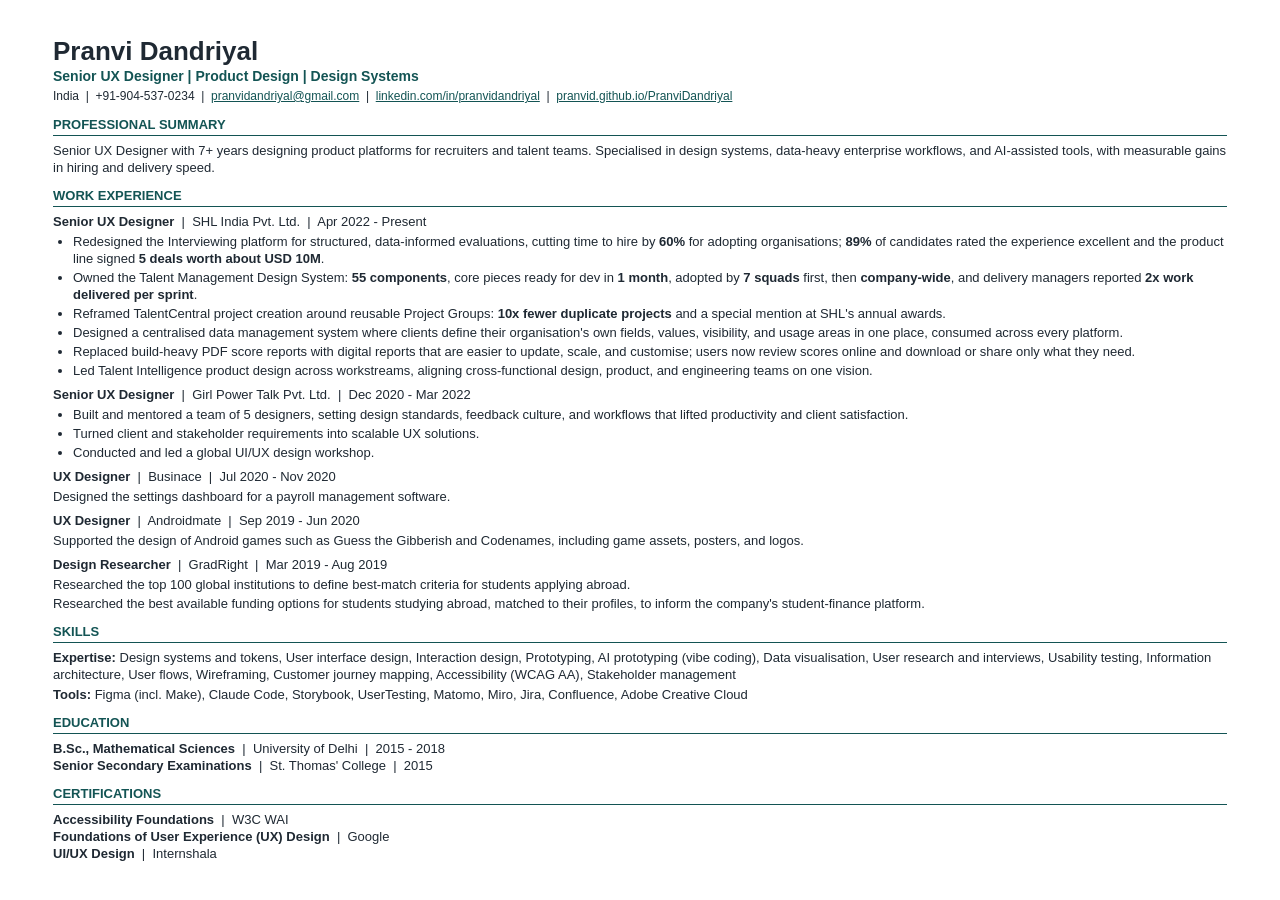
<file: resume-draft/resume-draft.html>
<!doctype html>
<html lang="en">
<head>
<meta charset="utf-8">
<title>Pranvi Dandriyal - Senior UX Designer - Resume</title>
<style>
  @page { size: letter; margin: 0; }
  * { box-sizing: border-box; }
  html, body { margin: 0; padding: 0; }
  body { font-family: "Liberation Sans", Arial, Helvetica, sans-serif; font-size: 13px; line-height: 17px; color: #1f2933; padding: 36px 53px 16px 53px; }
  a { color: #135454; }
  h1 { font-size: 26px; line-height: 30px; margin: 0; font-weight: 700; }
  .tagline { font-size: 14px; line-height: 20px; font-weight: 700; color: #135454; margin: 0 0 2px; }
  .contact { margin: 0; font-size: 12px; white-space: nowrap; }
  h2 { font-size: 13px; line-height: 16px; font-weight: 700; text-transform: uppercase; color: #135454; border-bottom: 1px solid #135454; padding-bottom: 2px; margin: 12px 0 6px; }
  p { margin: 0; }
  .job { margin-top: 7px; }
  .job:first-of-type { margin-top: 0; }
  .job-head { font-weight: 700; margin-bottom: 3px; }
  .job-head span { font-weight: 400; }
  ul { margin: 0; padding-left: 20px; }
  ul.plain { list-style: none; padding-left: 0; }
  li { margin-bottom: 2px; }
  li:last-child { margin-bottom: 0; }
  .skills p + p { margin-top: 3px; }
  .edu p { margin: 0; }
</style>
</head>
<body>
  <h1>Pranvi Dandriyal</h1>
  <p class="tagline">Senior UX Designer | Product Design | Design Systems</p>
  <p class="contact">India &nbsp;|&nbsp; +91-904-537-0234 &nbsp;|&nbsp; <a href="mailto:pranvidandriyal@gmail.com">pranvidandriyal@gmail.com</a> &nbsp;|&nbsp; <a href="https://linkedin.com/in/pranvidandriyal">linkedin.com/in/pranvidandriyal</a> &nbsp;|&nbsp; <a href="https://pranvid.github.io/PranviDandriyal">pranvid.github.io/PranviDandriyal</a></p>

  <h2>Professional Summary</h2>
  <p>Senior UX Designer with 7+ years designing product platforms for recruiters and talent teams. Specialised in design systems, data-heavy enterprise workflows, and AI-assisted tools, with measurable gains in hiring and delivery speed.</p>

  <h2>Work Experience</h2>

  <div class="job">
    <p class="job-head">Senior UX Designer <span>&nbsp;|&nbsp; SHL India Pvt. Ltd. &nbsp;|&nbsp; Apr 2022 - Present</span></p>
    <ul>
      <li>Redesigned the Interviewing platform for structured, data-informed evaluations, cutting time to hire by <b>60%</b> for adopting organisations; <b>89%</b> of candidates rated the experience excellent and the product line signed <b>5 deals worth <span style="white-space:nowrap">about USD 10M</span></b>.</li>
      <li>Owned the Talent Management Design System: <b>55 components</b>, core pieces ready for dev in <b>1 month</b>, adopted by <b>7 squads</b> first, then <b>company-wide</b>, and delivery managers reported <b>2x work delivered per sprint</b>.</li>
      <li>Reframed TalentCentral project creation around reusable Project Groups: <b>10x fewer duplicate projects</b> and a special mention at SHL's annual awards.</li>
      <li>Designed a centralised data management system where clients define their organisation's own fields, values, visibility, and usage areas in one place, consumed across every platform.</li>
      <li>Replaced build-heavy PDF score reports with digital reports that are easier to update, scale, and customise; users now review scores online and download or share only what they need.</li>
      <li>Led Talent Intelligence product design across workstreams, aligning cross-functional design, product, and engineering teams on one vision.</li>
    </ul>
  </div>

  <div class="job">
    <p class="job-head">Senior UX Designer <span>&nbsp;|&nbsp; Girl Power Talk Pvt. Ltd. &nbsp;|&nbsp; Dec 2020 - Mar 2022</span></p>
    <ul>
      <li>Built and mentored a team of 5 designers, setting design standards, feedback culture, and workflows that lifted productivity and client satisfaction.</li>
      <li>Turned client and stakeholder requirements into scalable UX solutions.</li>
      <li>Conducted and led a global UI/UX design workshop.</li>
    </ul>
  </div>

  <div class="job">
    <p class="job-head">UX Designer <span>&nbsp;|&nbsp; Businace &nbsp;|&nbsp; Jul 2020 - Nov 2020</span></p>
    <ul class="plain">
      <li>Designed the settings dashboard for a payroll management software.</li>
    </ul>
  </div>

  <div class="job">
    <p class="job-head">UX Designer <span>&nbsp;|&nbsp; Androidmate &nbsp;|&nbsp; Sep 2019 - Jun 2020</span></p>
    <ul class="plain">
      <li>Supported the design of Android games such as Guess the Gibberish and Codenames, including game assets, posters, and logos.</li>
    </ul>
  </div>

  <div class="job">
    <p class="job-head">Design Researcher <span>&nbsp;|&nbsp; GradRight &nbsp;|&nbsp; Mar 2019 - Aug 2019</span></p>
    <ul class="plain">
      <li>Researched the top 100 global institutions to define best-match criteria for students applying abroad.</li>
      <li>Researched the best available funding options for students studying abroad, matched to their profiles, to inform the company's student-finance platform.</li>
    </ul>
  </div>

  <h2>Skills</h2>
  <div class="skills">
    <p><b>Expertise:</b> Design systems and tokens, User interface design, Interaction design, Prototyping, AI prototyping (vibe coding), Data visualisation, User research and interviews, Usability testing, Information architecture, User flows, Wireframing, Customer journey mapping, Accessibility (WCAG AA), Stakeholder management</p>
    <p><b>Tools:</b> Figma (incl. Make), Claude Code, Storybook, UserTesting, Matomo, Miro, Jira, Confluence, Adobe Creative Cloud</p>
  </div>

  <h2>Education</h2>
  <div class="edu">
    <p><b>B.Sc., Mathematical Sciences</b> &nbsp;|&nbsp; University of Delhi &nbsp;|&nbsp; 2015 - 2018</p>
    <p><b>Senior Secondary Examinations</b> &nbsp;|&nbsp; St. Thomas' College &nbsp;|&nbsp; 2015</p>
  </div>

  <h2>Certifications</h2>
  <div class="edu">
    <p><b>Accessibility Foundations</b> &nbsp;|&nbsp; W3C WAI</p>
    <p><b>Foundations of User Experience (UX) Design</b> &nbsp;|&nbsp; Google</p>
    <p><b>UI/UX Design</b> &nbsp;|&nbsp; Internshala</p>
  </div>
</body>
</html>
</file>
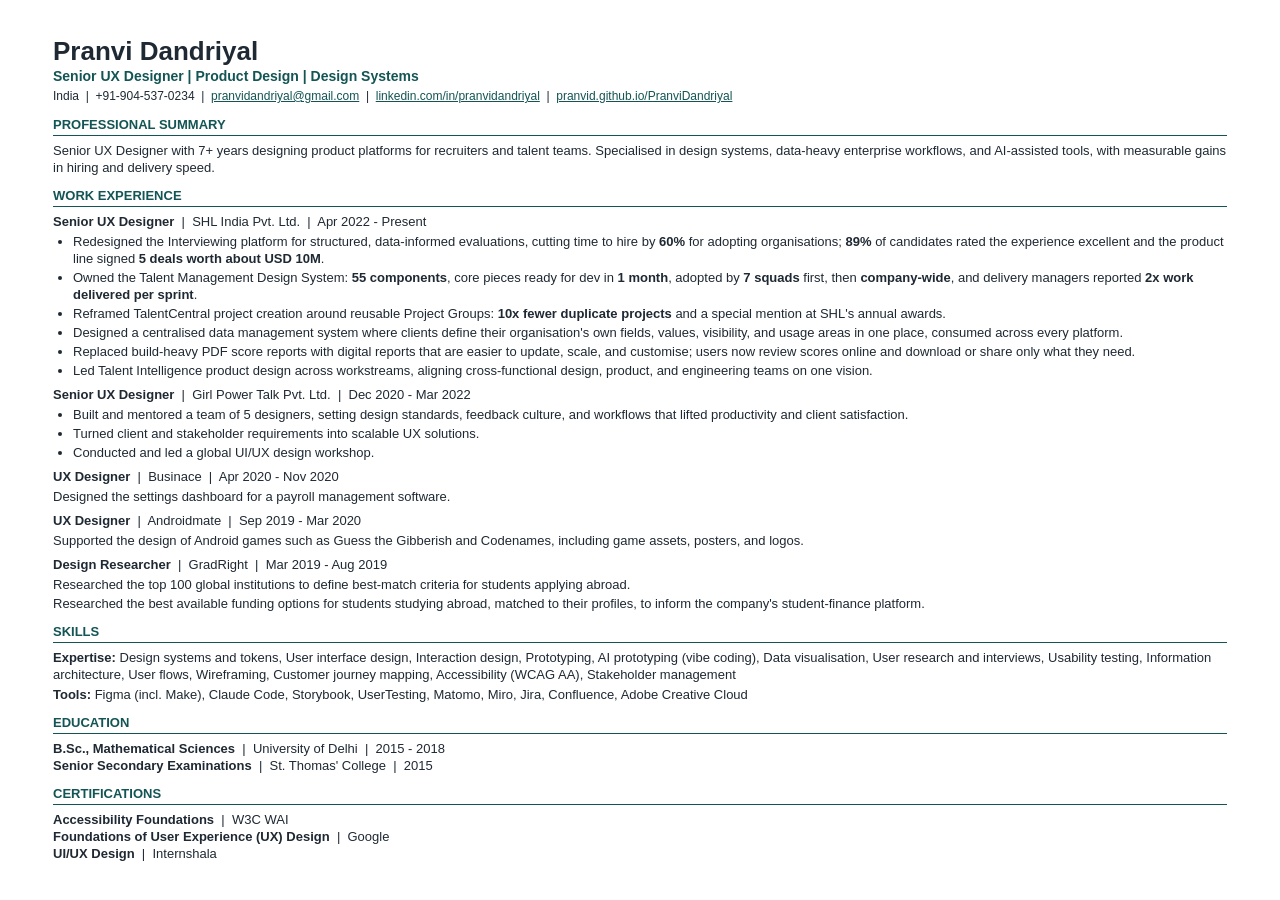
<file: resume-source/resume.html>
<!doctype html>
<html lang="en">
<head>
<meta charset="utf-8">
<title>Pranvi Dandriyal - Senior UX Designer - Resume</title>
<style>
  @page { size: letter; margin: 0; }
  * { box-sizing: border-box; }
  html, body { margin: 0; padding: 0; }
  body { font-family: "Liberation Sans", Arial, Helvetica, sans-serif; font-size: 13px; line-height: 17px; color: #1f2933; padding: 36px 53px 16px 53px; }
  a { color: #135454; }
  h1 { font-size: 26px; line-height: 30px; margin: 0; font-weight: 700; }
  .tagline { font-size: 14px; line-height: 20px; font-weight: 700; color: #135454; margin: 0 0 2px; }
  .contact { margin: 0; font-size: 12px; white-space: nowrap; }
  h2 { font-size: 13px; line-height: 16px; font-weight: 700; text-transform: uppercase; color: #135454; border-bottom: 1px solid #135454; padding-bottom: 2px; margin: 12px 0 6px; }
  p { margin: 0; }
  .job { margin-top: 7px; }
  .job:first-of-type { margin-top: 0; }
  .job-head { font-weight: 700; margin-bottom: 3px; }
  .job-head span { font-weight: 400; }
  ul { margin: 0; padding-left: 20px; }
  ul.plain { list-style: none; padding-left: 0; }
  li { margin-bottom: 2px; }
  li:last-child { margin-bottom: 0; }
  .skills p + p { margin-top: 3px; }
  .edu p { margin: 0; }
</style>
</head>
<body>
  <h1>Pranvi Dandriyal</h1>
  <p class="tagline">Senior UX Designer | Product Design | Design Systems</p>
  <p class="contact">India &nbsp;|&nbsp; +91-904-537-0234 &nbsp;|&nbsp; <a href="mailto:pranvidandriyal@gmail.com">pranvidandriyal@gmail.com</a> &nbsp;|&nbsp; <a href="https://linkedin.com/in/pranvidandriyal">linkedin.com/in/pranvidandriyal</a> &nbsp;|&nbsp; <a href="https://pranvid.github.io/PranviDandriyal">pranvid.github.io/PranviDandriyal</a></p>

  <h2>Professional Summary</h2>
  <p>Senior UX Designer with 7+ years designing product platforms for recruiters and talent teams. Specialised in design systems, data-heavy enterprise workflows, and AI-assisted tools, with measurable gains in hiring and delivery speed.</p>

  <h2>Work Experience</h2>

  <div class="job">
    <p class="job-head">Senior UX Designer <span>&nbsp;|&nbsp; SHL India Pvt. Ltd. &nbsp;|&nbsp; Apr 2022 - Present</span></p>
    <ul>
      <li>Redesigned the Interviewing platform for structured, data-informed evaluations, cutting time to hire by <b>60%</b> for adopting organisations; <b>89%</b> of candidates rated the experience excellent and the product line signed <b>5 deals worth <span style="white-space:nowrap">about USD 10M</span></b>.</li>
      <li>Owned the Talent Management Design System: <b>55 components</b>, core pieces ready for dev in <b>1 month</b>, adopted by <b>7 squads</b> first, then <b>company-wide</b>, and delivery managers reported <b>2x work delivered per sprint</b>.</li>
      <li>Reframed TalentCentral project creation around reusable Project Groups: <b>10x fewer duplicate projects</b> and a special mention at SHL's annual awards.</li>
      <li>Designed a centralised data management system where clients define their organisation's own fields, values, visibility, and usage areas in one place, consumed across every platform.</li>
      <li>Replaced build-heavy PDF score reports with digital reports that are easier to update, scale, and customise; users now review scores online and download or share only what they need.</li>
      <li>Led Talent Intelligence product design across workstreams, aligning cross-functional design, product, and engineering teams on one vision.</li>
    </ul>
  </div>

  <div class="job">
    <p class="job-head">Senior UX Designer <span>&nbsp;|&nbsp; Girl Power Talk Pvt. Ltd. &nbsp;|&nbsp; Dec 2020 - Mar 2022</span></p>
    <ul>
      <li>Built and mentored a team of 5 designers, setting design standards, feedback culture, and workflows that lifted productivity and client satisfaction.</li>
      <li>Turned client and stakeholder requirements into scalable UX solutions.</li>
      <li>Conducted and led a global UI/UX design workshop.</li>
    </ul>
  </div>

  <div class="job">
    <p class="job-head">UX Designer <span>&nbsp;|&nbsp; Businace &nbsp;|&nbsp; Apr 2020 - Nov 2020</span></p>
    <ul class="plain">
      <li>Designed the settings dashboard for a payroll management software.</li>
    </ul>
  </div>

  <div class="job">
    <p class="job-head">UX Designer <span>&nbsp;|&nbsp; Androidmate &nbsp;|&nbsp; Sep 2019 - Mar 2020</span></p>
    <ul class="plain">
      <li>Supported the design of Android games such as Guess the Gibberish and Codenames, including game assets, posters, and logos.</li>
    </ul>
  </div>

  <div class="job">
    <p class="job-head">Design Researcher <span>&nbsp;|&nbsp; GradRight &nbsp;|&nbsp; Mar 2019 - Aug 2019</span></p>
    <ul class="plain">
      <li>Researched the top 100 global institutions to define best-match criteria for students applying abroad.</li>
      <li>Researched the best available funding options for students studying abroad, matched to their profiles, to inform the company's student-finance platform.</li>
    </ul>
  </div>

  <h2>Skills</h2>
  <div class="skills">
    <p><b>Expertise:</b> Design systems and tokens, User interface design, Interaction design, Prototyping, AI prototyping (vibe coding), Data visualisation, User research and interviews, Usability testing, Information architecture, User flows, Wireframing, Customer journey mapping, Accessibility (WCAG AA), Stakeholder management</p>
    <p><b>Tools:</b> Figma (incl. Make), Claude Code, Storybook, UserTesting, Matomo, Miro, Jira, Confluence, Adobe Creative Cloud</p>
  </div>

  <h2>Education</h2>
  <div class="edu">
    <p><b>B.Sc., Mathematical Sciences</b> &nbsp;|&nbsp; University of Delhi &nbsp;|&nbsp; 2015 - 2018</p>
    <p><b>Senior Secondary Examinations</b> &nbsp;|&nbsp; St. Thomas' College &nbsp;|&nbsp; 2015</p>
  </div>

  <h2>Certifications</h2>
  <div class="edu">
    <p><b>Accessibility Foundations</b> &nbsp;|&nbsp; W3C WAI</p>
    <p><b>Foundations of User Experience (UX) Design</b> &nbsp;|&nbsp; Google</p>
    <p><b>UI/UX Design</b> &nbsp;|&nbsp; Internshala</p>
  </div>
</body>
</html>
</file>
<file: styles.css>
/* =========================================================================
   Pranvi Dandriyal, Portfolio
   Design language: type-led and minimal. Near-white paper, black ink, one
   serif for statements (Newsreader), one grotesque for reading
   (Inter). A single marigold "pop" appears on a few elements only, and
   the signature mark is a hand-drawn yellow scribble (loop around a key
   word, wavy line under a key figure). Light and dark themes share one set
   of tokens; text always stays ink or grey, yellow is decoration or a fill
   that carries dark ink.
   ========================================================================= */

/* ---- Fonts (self-hosted, latin subset, preloaded from each page) ------ */
@font-face { font-family: "Newsreader"; font-style: normal; font-weight: 400; font-display: swap; src: url("fonts/newsreader.woff2") format("woff2"); }
@font-face { font-family: "Newsreader"; font-style: italic; font-weight: 400; font-display: swap; src: url("fonts/newsreader-italic.woff2") format("woff2"); }
@font-face { font-family: "Inter"; font-style: normal; font-weight: 400 600; font-display: swap; src: url("fonts/inter.woff2") format("woff2"); }
@font-face { font-family: "Noto Sans"; font-style: normal; font-weight: 400; font-display: swap; src: url("fonts/noto-sans.woff2") format("woff2"); }

/* ---- Tokens ---------------------------------------------------------- */
:root {
  --paper:   #FAF9F6;
  --surface: #F1EFE9;
  --ink:     #0F0F0F;
  --body:    #2A2A2A;
  --muted:   #585858;   /* 6.9:1 on paper */
  --faint:   #5F5F5F;   /* 6.2:1 on paper */
  --line:    #E3E1DA;
  --line-2:  #CFCCC3;

  --pop:      #F5B82E;  /* marigold: decoration and fills only */
  --gold:     #7A5200;  /* marigold-toned text and line icons on the light theme (7.1:1) */
  --pc:       var(--pop);
  --pc-ink:   var(--ink);
  --pc-text:  #0F0F0F;  /* text placed on top of --pop */
  --accent:   var(--pop);
  --accent-ink: var(--ink);
  --mk:       var(--pop);
  --dark:     #0F0F0F;

  --f-serif: "Newsreader", Georgia, "Times New Roman", serif;
  --f-display: "Inter", "Helvetica Neue", Arial, sans-serif;
  --f-sans: "Inter", "Helvetica Neue", Arial, sans-serif;
  --f-mono: "Inter", "Helvetica Neue", Arial, sans-serif;   /* labels share the body family */
  --f-code: ui-monospace, "SFMono-Regular", Menlo, Consolas, monospace;

  --maxw: 1360px;
  --gutter: clamp(16px, 4.4vw, 64px);

  /* fluid type scale (1.25 on mobile, 1.333 on desktop) */
  --step--1: clamp(0.8125rem, 0.79rem + 0.10vw, 0.875rem);
  --step-0:  clamp(1.00rem, 0.95rem + 0.25vw, 1.125rem);
  --step-1:  clamp(1.25rem, 1.12rem + 0.60vw, 1.625rem);
  --step-2:  clamp(1.75rem, 1.35rem + 1.80vw, 2.75rem);
  --step-3:  clamp(2.00rem, 1.40rem + 2.60vw, 3.50rem);
  --step-4:  clamp(2.40rem, 1.30rem + 4.40vw, 4.75rem);
  --step-5:  clamp(2.50rem, 1.10rem + 5.60vw, 6.00rem);
}
@media (prefers-color-scheme: dark) {
  :root:not([data-theme="light"]) {
    --paper: #0F0F0F; --surface: #18181A; --ink: #F3F2EE; --body: #D8D7D2;
    --muted: #A5A5A2; --faint: #9C9C98; --line: #2A2A29; --line-2: #3A3A38; --gold: #F5B82E;
    color-scheme: dark;
  }
}
:root[data-theme="dark"] {
  --paper: #0F0F0F; --surface: #18181A; --ink: #F3F2EE; --body: #D8D7D2;
  --muted: #A5A5A2; --faint: #9C9C98; --line: #2A2A29; --line-2: #3A3A38; --gold: #F5B82E;
  color-scheme: dark;
}

/* ---- Reset ----------------------------------------------------------- */
*, *::before, *::after { box-sizing: border-box; }
* { margin: 0; }
html { -webkit-text-size-adjust: 100%; scroll-behavior: smooth; scroll-padding-top: 88px; }
body {
  background: var(--paper);
  color: var(--body);
  font-family: var(--f-sans);
  font-size: var(--step-0);
  line-height: 1.7;
  font-feature-settings: "kern", "liga";
  -webkit-font-smoothing: antialiased;
  text-rendering: optimizeLegibility;
  transition: background .2s ease, color .2s ease;
}
img { display: block; max-width: 100%; height: auto; }
code, kbd { font-family: var(--f-code); }
a { color: inherit; text-decoration: none; }

/* ---- Accessibility --------------------------------------------------- */
.skip {
  position: absolute; left: -999px; top: 0; z-index: 100;
  background: var(--ink); color: var(--paper); padding: 12px 18px;
  font-size: var(--step--1); font-weight: 500;
}
.skip:focus { left: 12px; top: 12px; }
.sr-only {
  position: absolute; width: 1px; height: 1px; padding: 0; margin: -1px;
  overflow: hidden; clip: rect(0 0 0 0); white-space: nowrap; border: 0;
}
:focus-visible { outline: 2px solid var(--ink); outline-offset: 3px; border-radius: 2px; }

/* ---- Layout ---------------------------------------------------------- */
.wrap { max-width: var(--maxw); margin-inline: auto; padding-inline: var(--gutter); }
.section { padding-block: clamp(72px, 11vw, 168px); }
.section--tint { background: var(--surface); }
.rule { height: 1px; background: var(--line); border: 0; }

.eyebrow, .lab {
  font-family: var(--f-sans);
  font-size: var(--step--1);
  letter-spacing: 0.08em;
  text-transform: uppercase;
  color: var(--muted);
  font-weight: 500;
  line-height: 1.3;
}

/* ---- Signature mark: hand-drawn scribble ------------------------------
   JS (site.js) adds an inline SVG to every .hl (loop around a word) and .mm
   (wavy line under a figure). The text itself always stays ink. */
.hl, .mm { position: relative; display: inline-block; }
.hl { font-style: italic; padding-inline: 0.16em; margin-inline: 0.04em; }
.hl.hl-tight { padding-right: 0; margin-right: 0; }
.mm { padding-block: 2px; }
.sc { position: absolute; pointer-events: none; overflow: visible; fill: none; stroke: var(--mk); stroke-linecap: round; stroke-linejoin: round; }
.sc path { stroke-dasharray: 1; stroke-dashoffset: 0; transition: stroke-dashoffset .85s cubic-bezier(.5,0,.2,1); }
.sc.live { will-change: transform; }
.js .hl:not(.mk-on) .sc path, .js .mm:not(.mk-on) .sc path { stroke-dashoffset: 1; }
.sc.o { left: -.28em; right: -.28em; top: -.14em; bottom: -.1em; width: calc(100% + .56em); height: calc(100% + .24em); stroke-width: 1.4px; }
.sc.u { left: 0; right: 0; bottom: -4px; width: 100%; height: 9px; stroke-width: 2px; }
.sc.u2 { display: none; left: 0; right: 0; bottom: -13px; width: 100%; height: 9px; stroke-width: 1.5px; opacity: 0; transition: opacity .2s; }
.sc.u2 path { stroke-dashoffset: 1; transition: stroke-dashoffset .7s cubic-bezier(.5,0,.2,1); }

/* scroll progress + cursor (site.js) */
.pg { position: fixed; left: 0; top: 0; height: 3px; width: 100%; background: var(--pop); transform: scaleX(var(--p,0)); transform-origin: 0 50%; z-index: 90; pointer-events: none; }
.cur {
  position: fixed; left: 0; top: 0; width: 14px; height: 14px; margin: -7px 0 0 -7px; border-radius: 50%;
  background: var(--pop); pointer-events: none; z-index: 80; display: none; place-items: center; opacity: 0;
  transition: width .25s cubic-bezier(.2,.7,.2,1), height .25s cubic-bezier(.2,.7,.2,1), margin .25s cubic-bezier(.2,.7,.2,1), opacity .2s;
  will-change: transform;
}
.cur span { visibility: hidden; font: 500 .72rem/1 var(--f-sans); color: var(--paper); }
.cur.show { opacity: 1; }
.cur.lg { width: 58px; height: 58px; margin: -29px 0 0 -29px; background: var(--ink); }
.cur.lg span { visibility: visible; }
.cur.sm { width: 30px; height: 30px; margin: -15px 0 0 -15px; opacity: .55; }
@media (hover: hover) and (pointer: fine) { .cur { display: grid; } .cur-on .row { cursor: none; } }


/* ---- Floating jump control: top / bottom ------------------------------- */
.jump {
  position: fixed; z-index: 70; display: flex; flex-direction: column;
  right: max(16px, env(safe-area-inset-right, 0px)); bottom: max(16px, env(safe-area-inset-bottom, 0px));
  background: color-mix(in srgb, var(--paper) 94%, transparent); border: 1px solid var(--ink); border-radius: 999px; overflow: hidden;
  box-shadow: 0 6px 20px -10px rgba(0,0,0,.45);
}
.jump button {
  width: 44px; height: 44px; display: grid; place-items: center; background: none; border: 0; color: var(--ink); cursor: pointer; padding: 0;
  transition: background .2s ease, color .2s ease, opacity .2s ease;
}
.jump button + button { border-top: 1px solid var(--line-2); }
.jump button svg { width: 18px; height: 18px; fill: none; stroke: currentColor; stroke-width: 1.6; stroke-linecap: round; stroke-linejoin: round; }
.jump button:hover:not(:disabled), .jump button:focus-visible:not(:disabled) { background: var(--pop); color: #0F0F0F; }
.jump button:disabled { opacity: .3; cursor: default; }
.jump .jt svg { transition: transform .2s ease; }
.jump .jt:hover:not(:disabled) svg { transform: translateY(-2px); }
.jump .jb:hover:not(:disabled) svg { transform: translateY(2px); }
.jump:focus-within { outline: none; }
@media (max-width: 640px) { .jump { right: max(12px, env(safe-area-inset-right, 0px)); bottom: max(12px, env(safe-area-inset-bottom, 0px)); } }
@media (prefers-reduced-motion: reduce) { .jump button, .jump svg { transition: none !important; } }
@media print { .jump { display: none !important; } }

/* ---- Header ---------------------------------------------------------- */
.site-head {
  position: sticky; top: 0; z-index: 40;
  background: color-mix(in srgb, var(--paper) 96%, transparent);
  border-bottom: 1px solid transparent;
  transition: border-color .2s;
}
.site-head.stuck { border-bottom-color: var(--line); }
.site-head__in { display: flex; align-items: center; justify-content: space-between; min-height: 72px; gap: 16px; }
.brand { font-family: var(--f-serif); font-size: 1.55rem; line-height: 1; letter-spacing: -0.006em; color: var(--ink); display: inline-flex; align-items: center; min-height: 44px; }
.nav { display: flex; gap: clamp(14px, 2.4vw, 32px); align-items: center; }
.nav a {
  font-weight: 500; font-size: var(--step--1); color: var(--ink);
  display: inline-flex; align-items: center; min-height: 44px;
  background: linear-gradient(currentColor, currentColor) 0 calc(50% + .75em) / 0 1px no-repeat;
  background-origin: content-box;
  transition: background-size .25s ease;
}
.nav a:hover, .nav a:focus-visible { background-size: 100% 1px; }
.tbtn {
  width: 44px; height: 44px; border-radius: 50%; border: 1px solid var(--ink); background: none; color: var(--ink);
  cursor: pointer; display: grid; place-items: center; transition: background .2s, color .2s; flex: none;
}
.tbtn:hover { background: var(--ink); color: var(--paper); }
.tbtn svg { width: 16px; height: 16px; }

/* ---- Hero ------------------------------------------------------------ */
/* ---- Hero: premium editorial ---------------------------------------- */
.hv { position: relative; overflow-x: clip; padding-block: clamp(56px, 8vw, 120px) clamp(56px, 7vw, 104px); }
.hv::before { content: ""; position: absolute; inset: 0; z-index: -1; pointer-events: none; opacity: .05; -webkit-mask-image: linear-gradient(#000 55%, transparent); mask-image: linear-gradient(#000 55%, transparent);
  background-image: url("data:image/svg+xml,%3Csvg xmlns='http://www.w3.org/2000/svg' width='180' height='180'%3E%3Cfilter id='n'%3E%3CfeTurbulence type='fractalNoise' baseFrequency='.85' numOctaves='2' stitchTiles='stitch'/%3E%3CfeColorMatrix values='0 0 0 0 1 0 0 0 0 1 0 0 0 0 1 0 0 0 .9 0'/%3E%3C/filter%3E%3Crect width='100%25' height='100%25' filter='url(%23n)'/%3E%3C/svg%3E"); }
:root[data-theme="light"] .hv::before { filter: invert(1); opacity: .06; }
@media (prefers-color-scheme: light) { :root:not([data-theme]) .hv::before { filter: invert(1); opacity: .06; } }
.hv::after { content: ""; position: absolute; left: 0; right: 0; top: 0; bottom: -320px; z-index: -1; pointer-events: none;
  background: radial-gradient(34% 36% at 14% 62%, color-mix(in srgb, var(--pop) 15%, transparent), transparent 100%), radial-gradient(46% 30% at 92% 8%, color-mix(in srgb, var(--pop) 7%, transparent), transparent 100%); }
.hv-intro { display: flex; align-items: center; flex-wrap: wrap; gap: 6px 14px; margin: 0; color: var(--muted); font-size: var(--step--1); letter-spacing: .02em; }
.hv-intro b { font-weight: 500; color: var(--ink); }
.hv-intro i { width: 5px; height: 5px; border-radius: 50%; background: var(--pop); }
.hv h1 { margin: clamp(22px, 3vw, 40px) 0 0; font-family: var(--f-serif); font-weight: 400; font-size: clamp(2.4rem, .8rem + 4.5vw, 4.4rem); line-height: 1.08; letter-spacing: -.022em; color: var(--ink); text-wrap: balance; }
.hv h1 .hl { font-style: italic; }
.hv-lower { display: grid; gap: 24px 18px; margin-top: clamp(40px, 5vw, 72px); align-items: stretch; grid-template-columns: minmax(100px, 32%) minmax(0, 1fr); }
.hv-pt { position: relative; --gx: 0px; --gy: 0px; --ix: 0px; --iy: 0px; --rx: 0deg; --ry: 0deg; --sx: 0px; --sy: 0px; }
/* two soft gold glows behind the photo: they drift on their own, follow the cursor a little, and swell on hover */
.hv-pt::before, .hv-pt::after { content: ""; position: absolute; left: 50%; top: 50%; aspect-ratio: 1; z-index: -1; pointer-events: none; border-radius: 50%;
  translate: calc(-50% + var(--gx) + var(--sx)) calc(-50% + var(--gy) + var(--sy)); transition: translate .9s cubic-bezier(.2,.7,.2,1), scale .7s cubic-bezier(.2,.7,.2,1), opacity .5s; }
.hv-pt::before { width: 240%; background: radial-gradient(closest-side, color-mix(in srgb, var(--pop) 26%, transparent), transparent 100%); opacity: .85; animation: hv-drift-a 11s ease-in-out infinite alternate; }
.hv-pt::after { width: 160%; translate: calc(-50% + var(--gx) * -.5 - var(--sx)) calc(-50% + var(--gy) * -.5 + var(--sy) * .6); background: radial-gradient(closest-side, color-mix(in srgb, var(--pop) 18%, transparent), transparent 100%); opacity: .7; animation: hv-drift-b 15s ease-in-out infinite alternate; }
.hv-pt:hover::before { scale: 1.14; opacity: 1; }
.hv-pt:hover::after { scale: 1.25; opacity: 1; }
@keyframes hv-drift-a { 0% { transform: translate(-16%, 10%) scale(.9); } 50% { transform: translate(12%, -14%) scale(1.14); } 100% { transform: translate(18%, 14%) scale(.98); } }
@keyframes hv-drift-b { 0% { transform: translate(24%, -20%) scale(1.08); } 50% { transform: translate(-22%, 16%) scale(.86); } 100% { transform: translate(-8%, -26%) scale(1.16); } }
.hv-pt .win { position: relative; width: 100%; height: 100%; min-height: 190px; overflow: hidden; border-radius: 16px; box-shadow: 0 24px 44px -26px rgba(0,0,0,.6); transform: perspective(800px) rotateX(var(--rx)) rotateY(var(--ry)); transition: transform .45s cubic-bezier(.2,.7,.2,1), box-shadow .5s; }
.hv-pt:hover .win { transform: perspective(800px) rotateX(var(--rx)) rotateY(var(--ry)) translateY(-5px); box-shadow: 0 34px 54px -26px rgba(0,0,0,.7), 0 0 0 1px color-mix(in srgb, var(--pop) 40%, transparent); }
.hv-pt img { position: absolute; inset: 0; width: 100%; height: 100%; object-fit: cover; object-position: 50% 14%; transform: translate(var(--ix), var(--iy)) scale(1.07); transition: transform .6s cubic-bezier(.2,.7,.2,1); }
.hv-pt:hover img { transform: translate(var(--ix), var(--iy)) scale(1.12); }
.hv-copy { display: flex; flex-direction: column; justify-content: center; gap: 22px; min-width: 0; }
.hv-copy .hero__cta { flex-direction: column; align-items: flex-start; gap: 4px; }
.hv-copy .btn { white-space: nowrap; padding: 0 18px; }
.hv-copy p { margin: 0; max-width: 40ch; color: var(--muted); font-size: var(--step-0); line-height: 1.65; }
.hero__cta { display: flex; flex-wrap: wrap; align-items: center; gap: 8px 28px; margin-top: 0; font-weight: 500; }
.hero__cta .btn { display: inline-flex; align-items: center; gap: 10px; min-height: 48px; padding: 0 22px; border: 1px solid var(--ink); border-radius: 999px; color: var(--ink); transition: background .2s, color .2s; }
.hero__cta .btn:hover { background: var(--pop); border-color: var(--pop); color: #0F0F0F; }
.hero__cta .ul { display: inline-flex; align-items: center; min-height: 44px; background: linear-gradient(currentColor, currentColor) 0 calc(50% + .8em) / 0 1px no-repeat; background-origin: content-box; transition: background-size .25s; }
.hero__cta .ul:hover { background-size: 100% 1px; }
.hv-mets { grid-column: 1 / -1; display: grid; grid-template-columns: 1fr 1fr; grid-template-rows: 1fr 1fr; gap: 10px; }
.glass { display: flex; flex-direction: column; justify-content: space-between; gap: 6px; padding: 16px 18px 18px; border-radius: 18px; background: color-mix(in srgb, var(--ink) 5%, transparent); -webkit-backdrop-filter: blur(14px); backdrop-filter: blur(14px); box-shadow: inset 0 1px 0 color-mix(in srgb, var(--ink) 8%, transparent), 0 22px 40px -26px rgba(0,0,0,.45); transition: transform .35s cubic-bezier(.2,.7,.2,1), background .3s; }
.glass:hover { transform: translateY(-2px); background: color-mix(in srgb, var(--ink) 8%, transparent); }
.glass b { font-family: var(--f-serif); font-weight: 400; font-size: 1.25rem; line-height: 1.15; color: var(--ink); letter-spacing: -.01em; }
.glass span { font-size: var(--step--1); color: var(--muted); line-height: 1.45; }
.glass.first { grid-column: 2; grid-row: 1 / span 2; }
.glass.first b { font-size: clamp(2.8rem, 2rem + 4vw, 3.8rem); line-height: 1; color: var(--gold); }
.hv-focus { margin-top: clamp(40px, 5vw, 72px); display: flex; align-items: center; flex-wrap: wrap; gap: 14px 18px; }
.hv-focus > p { margin: 0 8px 0 0; font-size: .75rem; letter-spacing: .14em; text-transform: uppercase; color: var(--muted); }
.hv-pills { display: flex; flex-wrap: wrap; gap: 10px; list-style: none; margin: 0; padding: 0; }
.hv-pills li { display: inline-flex; align-items: center; gap: 12px; padding: 12px 22px 12px 16px; border-radius: 999px; border: 1px solid color-mix(in srgb, var(--pop) 38%, transparent); background: color-mix(in srgb, var(--ink) 3%, transparent); color: var(--ink); font-size: var(--step--1); transition: background .3s, border-color .3s; }
.hv-pills li:hover { background: color-mix(in srgb, var(--pop) 10%, transparent); border-color: color-mix(in srgb, var(--pop) 65%, transparent); }
.hv-pills svg { width: 22px; height: 22px; flex: none; fill: none; stroke: var(--gold); stroke-width: 1.5; stroke-linecap: round; stroke-linejoin: round; }
@media (min-width: 600px) { .glass { padding: 20px 22px 22px; } .glass b { font-size: 1.5rem; } .hv-lower { gap: 28px 24px; } .hv-copy .hero__cta { flex-direction: row; align-items: center; gap: 8px 28px; } .hv-copy .btn { padding: 0 22px; } }
@media (min-width: 900px) {
  .hv-lower { grid-template-columns: 210px minmax(0, 1fr) minmax(0, 26rem); gap: clamp(32px, 5vw, 72px); }
  .hv-pt .win { min-height: 250px; }
  .hv-mets { grid-column: auto; display: flex; flex-direction: column; gap: 12px; }
  .glass, .glass.first { grid-column: auto; grid-row: auto; flex-direction: column; justify-content: flex-start; gap: 4px; padding: 16px 22px 18px; }
  .glass b { font-size: 1.7rem; }
  .glass.first b { font-size: 2rem; }
}
.about__facts { margin-top: 28px; }
.about__facts dl { border-top: 1px solid var(--line-2); padding: 16px 0 20px; margin: 0; }
.about__facts dt { font-size: var(--step--1); color: var(--muted); }
.about__facts dd { margin: 4px 0 0; color: var(--ink); font-size: var(--step-0); line-height: 1.45; }

/* word-by-word headline reveal (site.js) */
.hw { display: inline-block; vertical-align: bottom; }
.h1-anim .hw > span { display: inline-block; opacity: 0; transform: translateY(.38em); transition: opacity .6s ease, transform .8s cubic-bezier(.2,.7,.2,1); transition-delay: calc(var(--i) * 45ms); }
.h1-anim.go .hw > span { opacity: 1; transform: none; }

/* ---- Section headings ------------------------------------------------ */
.sec-head { display: flex; align-items: center; justify-content: space-between; gap: 24px; padding-bottom: 16px; border-bottom: 1px solid var(--ink); }
.sec-head h2 { font-family: var(--f-serif); font-weight: 400; font-size: var(--step-3); line-height: 1; letter-spacing: -0.006em; color: var(--ink); }

/* ---- Work index + sticky preview -------------------------------------- */
.work-wrap { padding-block: clamp(72px, 10vw, 152px); }
.split-work { display: grid; }
ul.idx { list-style: none; padding: 0; }
.row {
  position: relative; border-bottom: 1px solid var(--line-2); display: grid; grid-template-columns: 72px minmax(0, 1fr);
  gap: 4px 16px; padding: 20px 0; isolation: isolate;
}
.row::before { content: ""; position: absolute; inset: 0 -16px; background: var(--pop); transform: scaleY(0); transform-origin: bottom; transition: transform .35s cubic-bezier(.2,.7,.2,1); z-index: -1; }
.row > a { position: absolute; inset: 0; z-index: 2; }
.row .th { grid-row: 1 / 3; width: 72px; height: 72px; object-fit: cover; border-radius: 4px; display: block; align-self: start; }
.row .t { font-family: var(--f-serif); font-weight: 400; font-size: var(--step-2); line-height: 1.12; letter-spacing: -0.006em; color: var(--ink); display: block; transition: transform .35s cubic-bezier(.2,.7,.2,1); }
.row .t small { font: 500 var(--step--1)/1 var(--f-sans); color: var(--muted); letter-spacing: .04em; margin-right: 10px; vertical-align: .5em; font-variant-numeric: tabular-nums; }
.tt { position: relative; display: inline-block; }
.row .m { font-size: var(--step--1); font-weight: 500; color: var(--ink); display: flex; flex-wrap: wrap; gap: 4px 18px; align-items: center; }
.row .m span + span { color: var(--muted); transition: color .2s; }
.row .m .mm .sc { display: none; }
.prev { display: none; }
@media (min-width: 900px) {
  .split-work { grid-template-columns: minmax(0, 7fr) minmax(0, 5fr); column-gap: clamp(32px, 5vw, 80px); }
  .row { grid-template-columns: minmax(0, 1fr); padding: 26px 0; }
  .row .th { display: none; }
  .row .t { padding-bottom: 12px; }
  .row .t small { display: block; margin: 0 0 6px; }
  .row.on::before { transform: scaleY(1); }
  .row.on { --mk: #0F0F0F; }
  .row.on .t { transform: translateX(8px); }
  .row.on .t, .row.on .m, .row.on .m span + span { color: #0F0F0F; }
  .row .sc.u2 { display: block; }
  .row.on .sc.u2 { opacity: 1; }
  .row.on .sc.u2 path { stroke-dashoffset: 0; }
  .prev { display: block; position: sticky; top: 96px; align-self: start; margin-top: 24px; }
  .prev figure { margin: 0; position: relative; aspect-ratio: 4 / 3; overflow: hidden; border-radius: 6px; background: var(--surface); }
  .prev img { position: absolute; inset: 0; width: 100%; height: 100%; object-fit: cover; opacity: 0; transition: opacity .35s ease; }
  .prev img.on { opacity: 1; }
  .prev figcaption { margin-top: 16px; display: grid; gap: 10px; }
  .prev figcaption p { color: var(--body); font-size: var(--step-0); line-height: 1.5; max-width: 44ch; min-height: 4.5em; }
  .prev .more { font-size: var(--step--1); font-weight: 500; color: var(--ink); letter-spacing: .02em; }
}

/* ---- About ----------------------------------------------------------- */
.about { display: grid; gap: 28px; padding-block: clamp(72px, 10vw, 152px); border-top: 1px solid var(--line-2); }
.about .a1 h2 { font-family: var(--f-serif); font-weight: 400; font-size: var(--step-3); line-height: 1.1; letter-spacing: -0.006em; color: var(--ink); }
.about__lead { font-family: var(--f-serif); font-weight: 400; font-size: var(--step-2); line-height: 1.18; letter-spacing: -0.006em; color: var(--ink); text-wrap: pretty; margin-bottom: .8em; }
.about__body p { margin-bottom: 1.1em; color: var(--muted); max-width: 60ch; }
.rd .rw { color: var(--muted); transition: color .3s ease; }
.rd .rw.on { color: var(--ink); }
@media (min-width: 900px) {
  .about { grid-template-columns: repeat(12, 1fr); gap: 24px; }
  .about .a1 { grid-column: 1 / 4; }
  .about .a2 { grid-column: 4 / 11; }
}

/* ---- Contact ---------------------------------------------------------- */
.contact { padding-block: clamp(80px, 11vw, 168px) 56px; border-top: 1px solid var(--ink); }
.contact h2 { font-family: var(--f-serif); font-weight: 400; font-size: var(--step-5); line-height: 1.12; letter-spacing: -0.006em; color: var(--ink); margin: .2em 0 .4em; text-wrap: balance; }
.contact__mail { font-family: var(--f-serif); font-size: var(--step-3); line-height: 1.1; letter-spacing: -0.006em; color: var(--ink); display: inline-block; overflow-wrap: anywhere; border-bottom: 2px solid var(--ink); transition: border-color .2s; }
.contact__mail:hover { border-color: var(--pop); }
.contact__links { display: flex; flex-wrap: wrap; gap: 4px 28px; margin-top: 28px; font-weight: 500; color: var(--ink); }
.contact__links a { display: inline-flex; align-items: center; min-height: 44px; background: linear-gradient(currentColor, currentColor) 0 calc(50% + .75em) / 0 1px no-repeat; background-origin: content-box; transition: background-size .25s; }
.contact__links a:hover { background-size: 100% 1px; }
.contact__icons { display: flex; gap: 12px; margin-top: 28px; margin-left: -10px; }
.contact__icons a { display: inline-flex; align-items: center; justify-content: center; width: 52px; height: 52px; border-radius: 50%; color: var(--ink); transition: background-color .2s, color .2s; }
.contact__icons a:hover, .contact__icons a:focus-visible { background: var(--surface); color: var(--pop); }
.contact__icons svg { width: 26px; height: 26px; }

/* ---- Footer ----------------------------------------------------------- */
footer { background: transparent; }
.foot-legal { padding-block: 26px 40px; display: flex; justify-content: space-between; flex-wrap: wrap; gap: 10px; align-items: center; }
.foot-legal span, .foot-legal a { font-size: var(--step--1); color: var(--muted); }
.foot-legal a:hover { color: var(--ink); }
.foot-legal a { text-decoration: underline; text-underline-offset: 3px; text-decoration-color: var(--line-2); }
.foot-icons { display: flex; gap: 4px; margin-right: -12px; }
.foot-icons a { display: inline-flex; align-items: center; justify-content: center; width: 44px; height: 44px; border-radius: 50%; color: var(--muted); text-decoration: none; transition: color .2s, background-color .2s; }
.foot-icons a:hover, .foot-icons a:focus-visible { color: var(--ink); background: var(--surface); }
.foot-icons svg { width: 20px; height: 20px; }

/* =========================================================================
   Case study pages
   Each page sets --pc / --pc-ink inline on <body data-case>; every accent
   below inherits that project's color.
   ========================================================================= */
.case-head { padding-block: clamp(64px, 10vw, 128px) clamp(40px,6vw,72px); }
.back { font-family: var(--f-mono); font-size: var(--step--1); color: var(--muted); display:inline-flex; gap:8px; align-items:center; }
.back:hover { color: var(--pc-ink); }
.case-head h1 {
  font-family: var(--f-display); font-weight: 600;
  font-size: var(--step-4); line-height: 1.04; letter-spacing: -0.025em;
  color: var(--ink); max-width: 18ch; margin-top: 30px; text-wrap: balance;
}
.case-head__sub { margin-top: 22px; font-size: var(--step-1); color: var(--muted); max-width: 54ch; }
.spec {
  margin-top: 44px; display: grid;
  grid-template-columns: repeat(auto-fit, minmax(140px, 1fr));
  border: 1px solid var(--line-2); border-radius: 6px; overflow: hidden;
  background: var(--paper);
  box-shadow: none;
}
.spec div { padding: 16px 18px; border-right: 1px solid var(--line); }
.spec div:last-child { border-right: 0; }
.spec dt { font-family: var(--f-mono); font-size: 0.7rem; text-transform: uppercase; letter-spacing: 0.08em; color: var(--pc-ink); }
.spec dd { margin: 6px 0 0; color: var(--ink); font-size: var(--step-0); }

/* hero image */
.case-hero-img { margin-block: clamp(40px,6vw,72px); }
.frame {
  border: 1px solid var(--line-2); border-radius: 6px; overflow: hidden;
  background: var(--surface); position: relative; aspect-ratio: 16/9;
  box-shadow: none;
}
.frame--tall { aspect-ratio: 4/3; }
.frame img, .frame video { width:100%; height:100%; object-fit: cover; display: block; }
.frame--diagram { padding: clamp(6px,1.1vw,12px); box-sizing: border-box; background: var(--paper); }
.frame--diagram img { object-fit: contain; }
.figcap { margin-top: 14px; font-family: var(--f-mono); font-size: var(--step--1); color: var(--faint); }

/* at-a-glance stats */
.stats { display: grid; grid-template-columns: repeat(auto-fit, minmax(180px,1fr)); gap: clamp(20px,4vw,40px); }
.stat { border-top: 3px solid var(--pc); padding-top: 18px; }
.stat__num { font-family: var(--f-display); font-weight: 600; font-size: var(--step-3); color: var(--ink); line-height: 1; letter-spacing:-0.025em; }
.stat__num b { color: var(--pc-ink); font-weight: 600; }
.stat__label { margin-top: 12px; color: var(--muted); font-size: var(--step-0); max-width: 24ch; }

/* prose block */
.prose { max-width: 66ch; }
.prose.center { margin-inline: auto; }
.prose h3 { font-family: var(--f-display); font-weight: 600; font-size: var(--step-2); color: var(--ink); letter-spacing:-0.015em; margin-bottom: 16px; }
.prose h4 { font-family: var(--f-display); font-weight: 600; font-size: var(--step-1); color: var(--ink); margin: 30px 0 10px; }
.prose p { margin-bottom: 1.15em; color: var(--body); }
.prose p:last-child { margin-bottom: 0; }
.prose ul { margin: 0 0 1.15em; padding-left: 1.15em; color: var(--body); }
.prose li { margin-bottom: 0.5em; }
.prose li::marker { color: var(--pc-ink); }
.prose strong { color: var(--ink); font-weight: 600; }
.lead-in { font-family: var(--f-display); font-weight: 500; font-size: var(--step-2); line-height: 1.32; color: var(--ink); letter-spacing:-0.01em; max-width: 40ch; text-wrap: balance; }
.split .lead-in { max-width: 24ch; }  /* narrow left column of a two-column row */

/* two-column content row */
.split { display: grid; grid-template-columns: minmax(0, 0.85fr) minmax(0, 1.15fr); gap: clamp(28px,5vw,64px); align-items: start; }
.split--rev { grid-template-columns: minmax(0,1.15fr) minmax(0,0.85fr); }
.split--rev .split__media { order: -1; }
.section-label { margin-bottom: clamp(24px,4vw,44px); display:flex; gap:14px; align-items:center; }
.section-label .n {
  font-family: var(--f-display); font-weight: 600; font-size: 0.85rem;
  background: var(--pc); color: var(--pc-text);
  width: 2.1rem; height: 2.1rem; border-radius: 7px;
  display: grid; place-items: center; flex: none;
}
.section-label h2 { font-family: var(--f-display); font-weight: 600; font-size: var(--step-2); color: var(--ink); letter-spacing:-0.015em; }

/* insight callout */
.callout {
  border-left: 3px solid var(--pc);
  padding: 6px 0 6px 24px; margin: 8px 0;
}
.callout p { font-family: var(--f-display); font-weight: 500; font-size: var(--step-1); line-height: 1.4; color: var(--ink); }

/* gallery */
.gallery { display: grid; grid-template-columns: repeat(auto-fit, minmax(260px, 1fr)); gap: clamp(16px,3vw,28px); }

/* ---- Native data viz (research charts rebuilt in-site) ----------------- */
.viz {
  border: 1px solid var(--line-2); border-radius: 6px;
  background: var(--paper); padding: 22px 20px 20px;
  box-shadow: none;
}
.viz h5 {
  font-family: var(--f-display); font-weight: 600; font-size: 0.98rem;
  color: var(--ink); margin: 0 0 4px; letter-spacing: -0.01em;
}
.viz .viz__sub { font-family: var(--f-mono); font-size: 0.72rem; color: var(--faint); margin: 0 0 18px; }
.bar-row { display: grid; grid-template-columns: minmax(0,1fr) 2.2rem; gap: 10px; align-items: center; margin-bottom: 13px; }
.bar-row:last-child { margin-bottom: 0; }
.bar-row .bar-label { font-size: 0.85rem; color: var(--body); line-height: 1.3; margin-bottom: 5px; }
.bar-row .bar-track { height: 9px; background: color-mix(in srgb, var(--pc) 10%, var(--surface)); border-radius: 99px; overflow: hidden; }
.bar-row .bar { height: 100%; background: var(--pc); border-radius: 99px; }
.bar-row .bar-num { font-family: var(--f-mono); font-size: 0.78rem; color: var(--pc-ink); font-weight: 500; align-self: end; padding-bottom: 1px; }

/* now vs want scale */
.scale { margin-bottom: 22px; }
.scale:last-child { margin-bottom: 0; }
.scale .scale__label { font-size: 0.85rem; color: var(--body); margin-bottom: 10px; line-height: 1.35; }
.scale .scale__track { position: relative; height: 5px; border-radius: 99px; background: linear-gradient(90deg, color-mix(in srgb, var(--pc) 14%, var(--surface)), color-mix(in srgb, var(--pc) 55%, var(--surface))); }
.scale .pin { position: absolute; top: 50%; transform: translate(-50%,-50%); width: 15px; height: 15px; border-radius: 50%; border: 2.5px solid var(--paper); box-shadow: 0 0 0 1px var(--line-2); }
.scale .pin--now { background: var(--faint); }
.scale .pin--want { background: var(--pc); }
.scale .scale__ends { display: flex; justify-content: space-between; margin-top: 8px; font-family: var(--f-mono); font-size: 0.68rem; color: var(--faint); }
.viz .legend { display: flex; gap: 18px; margin-top: 16px; font-family: var(--f-mono); font-size: 0.7rem; color: var(--muted); }
.viz .legend i { width: 9px; height: 9px; border-radius: 50%; display: inline-block; margin-right: 6px; }

/* testing findings checklist */
.checklist { list-style: none; padding: 0; margin: 0; }
.checklist li { position: relative; padding-left: 28px; margin-bottom: 12px; font-size: 0.92rem; color: var(--body); line-height: 1.5; }
.checklist li:last-child { margin-bottom: 0; }
.checklist li::before {
  content: "✓"; position: absolute; left: 0; top: 0;
  font-family: var(--f-mono); font-weight: 600; color: var(--pc-ink);
}
.checklist--fix li::before { content: "→"; }
.checklist q { font-style: italic; color: var(--ink); }

/* stakeholder quadrant map */
.quad {
  position: relative; aspect-ratio: 4 / 3.4;
  border: 1px solid var(--line-2); border-radius: 6px; background: var(--paper);
  box-shadow: none;
  overflow: hidden;
}
.quad::before, .quad::after {
  content: ""; position: absolute; background: var(--line);
}
.quad::before { left: 50%; top: 6%; bottom: 6%; width: 1px; }
.quad::after { top: 50%; left: 4%; right: 4%; height: 1px; }
.quad .axis { position: absolute; font-family: var(--f-mono); font-size: 0.64rem; letter-spacing: 0.1em; text-transform: uppercase; color: var(--faint); }
.quad .axis--y { top: 8px; left: 50%; transform: translateX(-50%); }
.quad .axis--x { top: calc(50% + 8px); right: 10px; }
.quad .chip {
  position: absolute; transform: translate(-50%,-50%);
  font-family: var(--f-mono); font-size: 0.7rem; white-space: nowrap;
  border: 1px solid var(--line-2); border-radius: 999px; padding: 3px 10px;
  color: var(--muted); background: var(--paper);
}
.quad .chip--hot { background: var(--pc); border-color: var(--pc); color: var(--pc-text); }

/* venn diagram */
.venn { position: relative; aspect-ratio: 3/2; container-type: inline-size; }
.venn__circle { position: absolute; aspect-ratio: 1; border-radius: 50%; }
.venn__circle--a { width: 62%; right: 0; top: 0; background: var(--pc); z-index: 1; }
.venn__circle--b { width: 44%; left: 0; bottom: 0; background: var(--c-dsystem); opacity: 0.94; z-index: 2; }
.venn__label { position: absolute; z-index: 3; max-width: 10ch; text-shadow: 0 1px 3px rgba(0,0,0,0.18); }
.venn__label--a { top: 24%; right: 20%; text-align: right; color: var(--pc-text); }
.venn__label--b { bottom: 22%; left: 20%; text-align: left; color: #3D2900; text-shadow: 0 1px 2px rgba(255,255,255,0.25); }
.venn__label h4 { font-family: var(--f-display); font-weight: 600; font-size: 0.85rem; margin: 0 0 2px; letter-spacing: -0.01em; }
.venn__label p { font-family: var(--f-mono); font-size: 0.62rem; margin: 0; opacity: 0.9; }
@container (max-width: 360px) {
  .venn__label { max-width: 8ch; }
  .venn__label--a { top: 18%; right: 14%; }
  .venn__label--b { bottom: 26%; left: 16%; }
  .venn__label h4 { font-size: 0.66rem; }
  .venn__label p { font-size: 0.5rem; }
}

/* lightbox */
.frame img { cursor: zoom-in; }
.frame video { cursor: pointer; }
.lightbox {
  position: fixed; inset: 0; z-index: 999;
  background: rgba(10,12,16,0.92);
  display: flex; align-items: center; justify-content: center;
  padding: 5vh 5vw;
  opacity: 0; visibility: hidden; transition: opacity .2s ease;
}
.lightbox.is-open { opacity: 1; visibility: visible; }
.lightbox img { max-width: 100%; max-height: 90vh; border-radius: 8px; box-shadow: 0 24px 64px rgba(0,0,0,0.5); cursor: zoom-out; display: block; }
.lightbox__close {
  position: absolute; top: 20px; right: 24px;
  width: 42px; height: 42px; border-radius: 50%;
  background: rgba(255,255,255,0.12); color: #fff; border: 1px solid rgba(255,255,255,0.3);
  font-size: 1.4rem; line-height: 1; cursor: pointer; display: grid; place-items: center;
}
.lightbox__close:hover { background: rgba(255,255,255,0.24); }

/* video play/pause toggle */
.vid-toggle {
  position: absolute; right: 14px; bottom: 14px; z-index: 2;
  width: 40px; height: 40px; border-radius: 50%;
  background: rgba(10,12,16,0.55); border: 1px solid rgba(255,255,255,0.35);
  display: grid; place-items: center; cursor: pointer;
  transition: background .18s ease, transform .18s ease;
}
.vid-toggle:hover { background: rgba(10,12,16,0.78); transform: scale(1.06); }
.vid-toggle svg { width: 16px; height: 16px; fill: #fff; display: block; }
.vid-toggle .icon-play { margin-left: 2px; }

/* next case */
.next-case { border-top: 1px solid var(--line); }
.next-case a { display: flex; align-items: baseline; justify-content: space-between; gap: 20px; padding-block: clamp(40px,7vw,88px); }
.next-case .eyebrow { margin-bottom: 10px; }
.next-case h2 { font-family: var(--f-display); font-weight:600; font-size: var(--step-3); color: var(--ink); letter-spacing:-0.02em; transition: color .2s; }
.next-case a:hover h2, .next-case a:focus-visible h2 { color: var(--pc-ink); }
.next-case .arrow { font-size: var(--step-2); color: var(--faint); flex: none; }

/* ---- Responsive ------------------------------------------------------ */
@media (max-width: 820px) {
  .split, .split--rev { grid-template-columns: minmax(0, 1fr); }  /* minmax: wide tables scroll instead of pushing the page sideways */
  .split--rev .split__media { order: 0; }
}
@media (max-width: 560px) {
  .nav a[data-nav-hide] { display: none; }
  .brand, .nav a { white-space: nowrap; }
  .sec-head { flex-wrap: wrap; row-gap: 8px; }
  .spec div { border-right: 0; border-bottom: 1px solid var(--line); }
  .spec div:last-child { border-bottom: 0; }
}
@media (max-width: 420px) {
  .tag { white-space: normal; }
  .contact__mail { overflow-wrap: anywhere; }
}
@media (max-width: 380px) {
  .site-head__in { gap: 8px; }
  .brand { font-size: 1rem; }
  .nav { gap: 10px; }
  .nav a { font-size: 0.86rem; }
  .next-case a > div { min-width: 0; }
  .next-case h2 { overflow-wrap: anywhere; }
  .case-head h1 { hyphens: auto; overflow-wrap: break-word; }
}

/* ---- Motion ---------------------------------------------------------- */
.reveal { opacity: 0; transform: translateY(14px); transition: opacity .7s ease, transform .7s ease; }
.reveal.in { opacity: 1; transform: none; }
@media (prefers-reduced-motion: reduce) {
  * { scroll-behavior: auto !important; }
  .reveal { opacity: 1; transform: none; transition: none; }
  .row, .row::before, .row .t, .glass, .hv-pills li, .hv-pt .win, .hv-pt img, .hv-pt::before, .hv-pt::after, .nav a { transition: none !important; }
  .hv-pt::before, .hv-pt::after { animation: none; }
  .hv-pt .win, .hv-pt:hover .win { transform: none; }
  .hv-pt img, .hv-pt:hover img { transform: none; }
}

/* ---- Print / save as PDF -------------------------------------------- */
/* Case studies get printed and forwarded; show everything, drop the chrome. */
@media print {
  .reveal { opacity: 1 !important; transform: none !important; transition: none !important; }
  .site-head, .skip, .vid-toggle, .lightbox, .next-case, .act__hint { display: none !important; }
  body { background: #fff; font-size: 11pt; }
  .section { padding-block: 24pt; }
  .frame, .spec, .viz, .quad, .ti-table-wrap, .table-wrap, .funnel, .journey, .ratio, .persona {
    box-shadow: none !important; break-inside: avoid;
  }
  .frame[style*="overflow-y"] { max-height: none !important; overflow: visible !important; }
  .reel { grid-auto-flow: row; grid-template-columns: repeat(3, 1fr); overflow: visible; }
  h1, h2, h3, h4, .section-label { break-after: avoid; }

}

/* ---- Case page theme overrides ---------------------------------------- */
.case-head h1 { font-family: var(--f-serif); font-weight: 400; font-size: clamp(2.2rem, 1.2rem + 3.4vw, 3.9rem); line-height: 1.12; letter-spacing: -0.006em; max-width: 32ch; }
.back { color: var(--muted); font-weight: 500; font-size: var(--step--1); min-height: 44px; }
.back:hover { color: var(--ink); }
.case-head__sub { color: var(--muted); }
.spec { border: 0; border-top: 1px solid var(--ink); border-radius: 0; background: none; }
.spec div { border-right: 1px solid var(--line-2); padding-inline: 0 18px; }
.spec div + div { padding-left: 18px; }
.spec dt { color: var(--muted); letter-spacing: .08em; font-weight: 500; }
.frame--diagram { background: #FFFFFF; }
.stat { border-top: 1px solid var(--ink); }
.stat__num { font-family: var(--f-serif); font-weight: 400; font-size: var(--step-4); letter-spacing: -0.006em; }
.section-label .n { background: none; color: var(--ink); border: 1px solid var(--ink); border-radius: 50%; font-weight: 500; }
.section-label h2, .prose h3, .lead-in, .next-case h2 { font-family: var(--f-serif); font-weight: 400; letter-spacing: -0.006em; }
.section-label h2 { font-size: var(--step-3); line-height: 1.05; }
.prose h3 { font-size: clamp(1.4rem, 1.2rem + 0.9vw, 1.9rem); line-height: 1.2; }
.lead-in { font-size: clamp(1.35rem, 1.2rem + 0.7vw, 1.75rem); line-height: 1.35; max-width: 34ch; }
.split .lead-in { max-width: 30ch; }
.callout { border-left-color: var(--pop); }
.callout p { font-family: var(--f-serif); font-weight: 400; font-size: clamp(1.35rem, 1.2rem + 0.7vw, 1.7rem); line-height: 1.35; max-width: 46ch; }
.quad .chip--hot { color: #0F0F0F; }
.venn__circle--b { background: var(--ink); }
.venn__label--b { color: var(--paper); text-shadow: none; }
.venn__label--a { text-shadow: none; color: #0F0F0F; }
.next-case { border-top: 1px solid var(--ink); }
.next-case h2 { font-size: var(--step-4); line-height: 1; }
.next-case a:hover h2, .next-case a:focus-visible h2 { color: var(--ink); text-decoration: underline; text-decoration-color: var(--pop); text-decoration-thickness: 3px; text-underline-offset: .12em; }
.next-case .arrow { color: var(--ink); }
.frame img, .frame video { border-radius: 0; }
@media (max-width: 560px) { .spec div, .spec div + div { padding: 14px 0; border-right: 0; } }
@media (prefers-reduced-motion: reduce) {
  .pg, .cur { display: none !important; }
  .h1-anim .hw > span { transform: none !important; opacity: 1 !important; }
  .rd .rw { color: var(--ink); }
  .sc path { transition: none !important; }
}

/* inline emphasis inside long quotes: ink text with a marigold underline */
.emph { font-style: italic; color: var(--ink); text-decoration: underline; text-decoration-color: var(--pop); text-decoration-thickness: 3px; text-underline-offset: .2em; }

/* dark-theme fixes for a few content colours that were set for a light page */
@media (prefers-color-scheme: dark) {
  :root:not([data-theme="light"]) .ratio__cell b.good { color: #5FD69E; }
  :root:not([data-theme="light"]) .ti-journey__btn--outline { color: var(--ink); }
}
:root[data-theme="dark"] .ratio__cell b.good { color: #5FD69E; }
:root[data-theme="dark"] .ti-journey__btn--outline { color: var(--ink); }

/* ---- Scan-friendly stats and quotes ----------------------------------- */
.stats { grid-template-columns: repeat(auto-fit, minmax(min(100%, 200px), 1fr)); align-items: start; }
.stat__num { font-size: var(--step-3); line-height: 1.05; white-space: nowrap; }
.stat__num .u { font-family: var(--f-sans); font-size: .36em; font-weight: 500; letter-spacing: 0; margin-left: .25em; color: var(--muted); }
.stat__label { font-size: var(--step--1); line-height: 1.5; max-width: 30ch; }
.insight { font-family: var(--f-serif); font-weight: 400; font-size: var(--step-2); line-height: 1.2; letter-spacing: -0.006em; color: var(--ink); max-width: 34ch; text-wrap: balance; }

@media (max-width: 400px) { .hv-copy .btn { padding: 0 14px; gap: 6px; font-size: .9rem; } .hv-copy p { font-size: .95rem; } }
</file>
